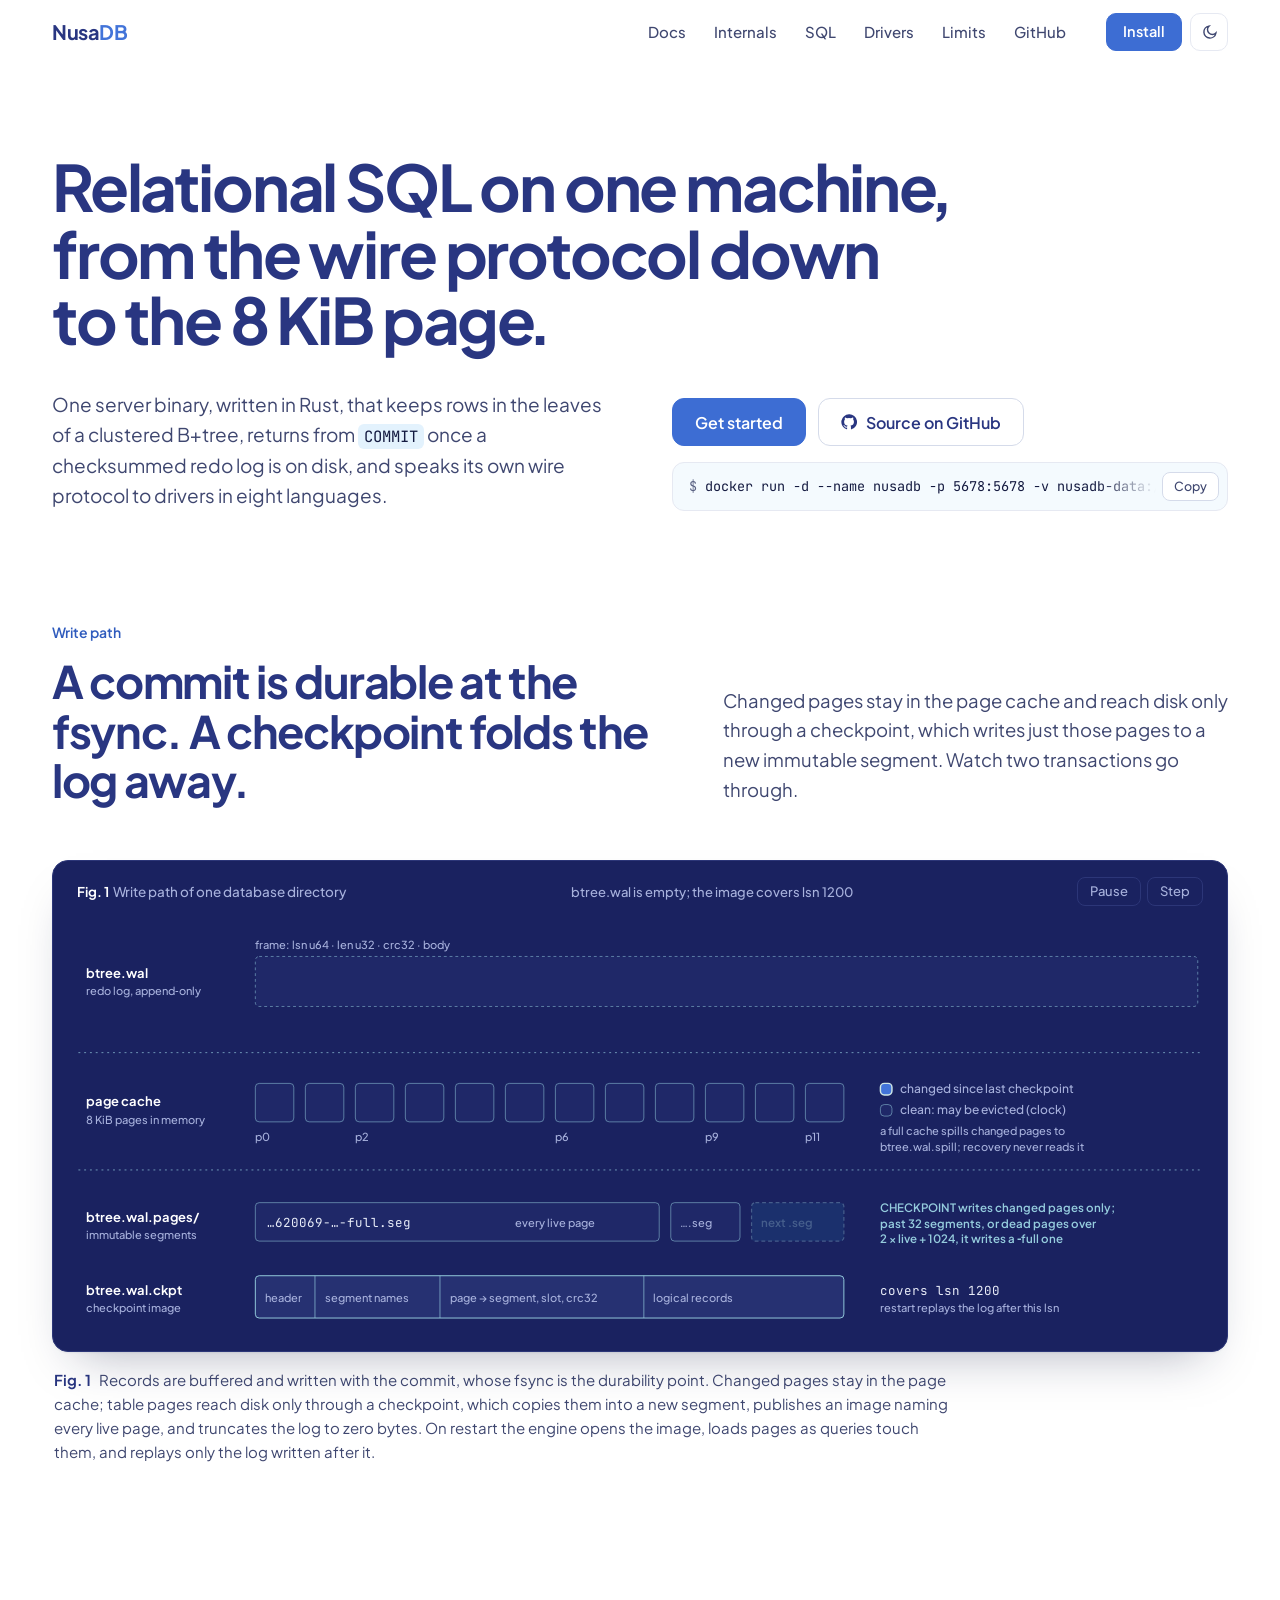
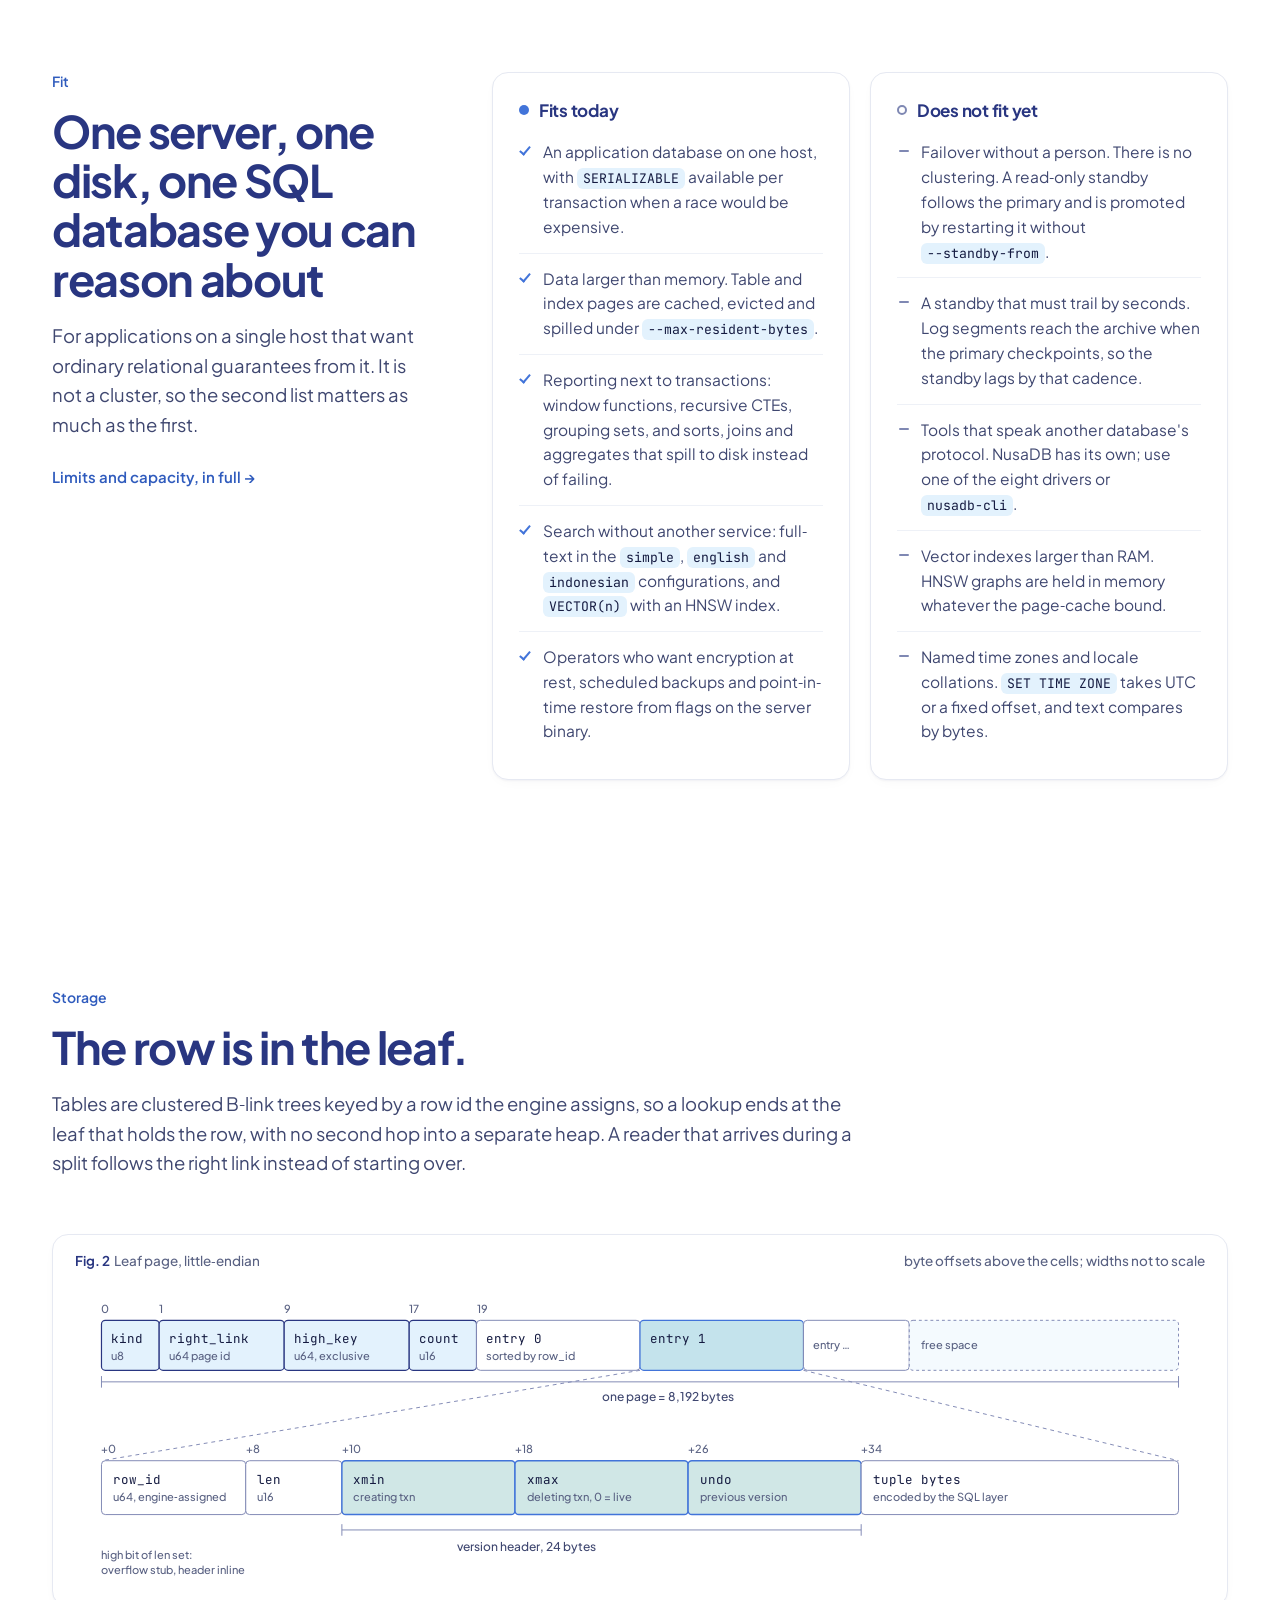
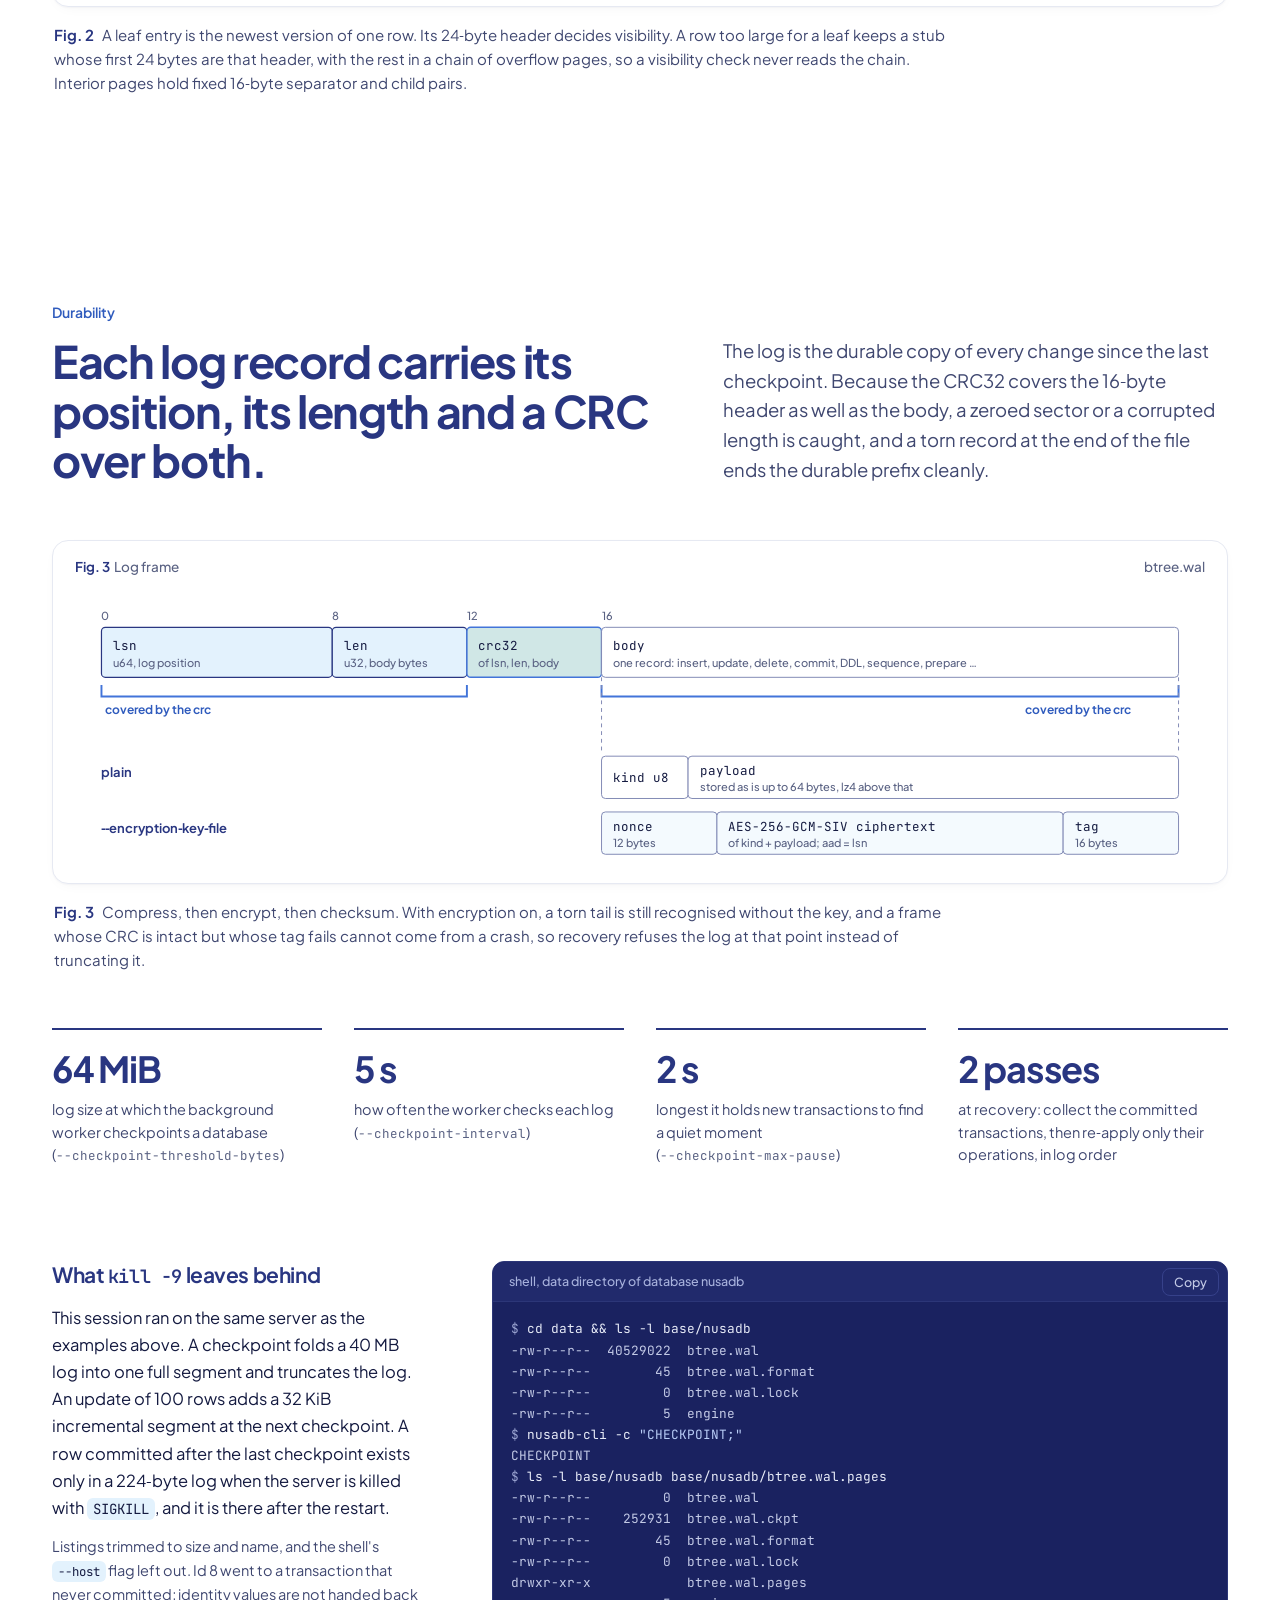
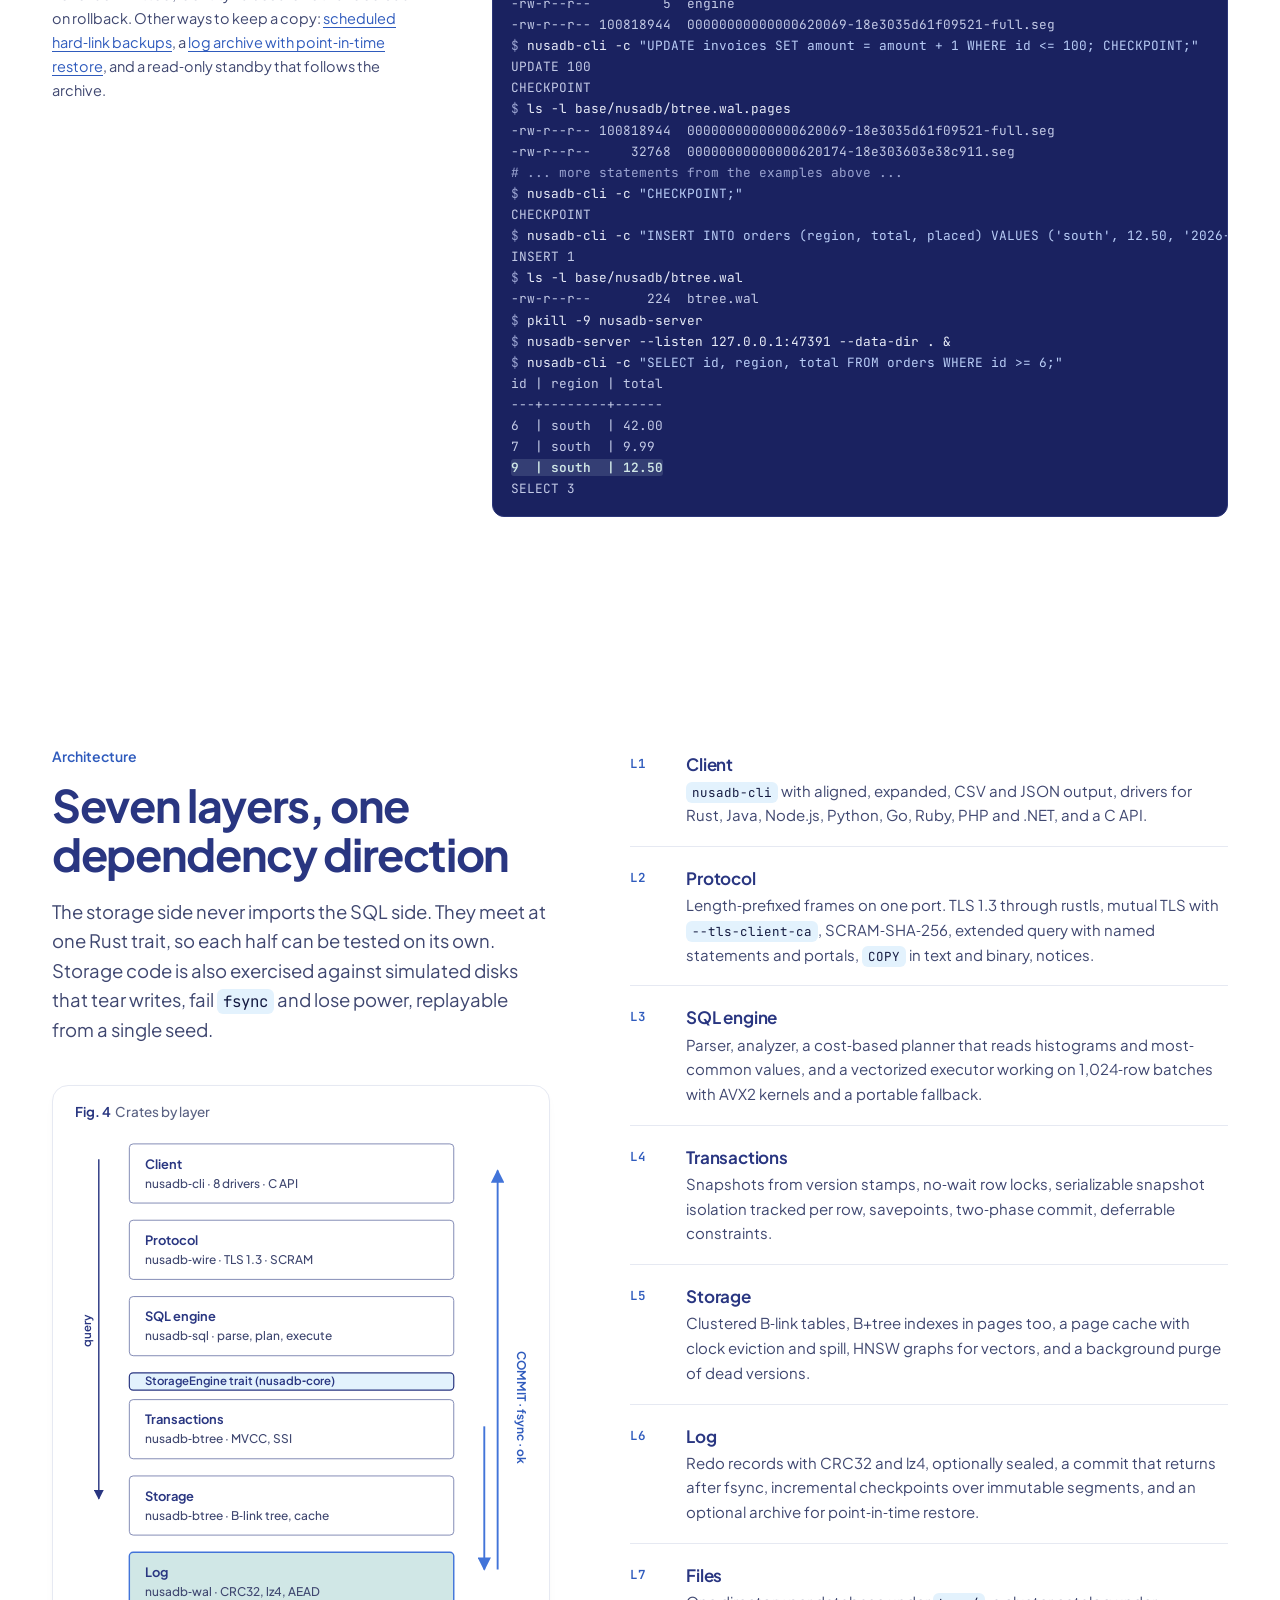
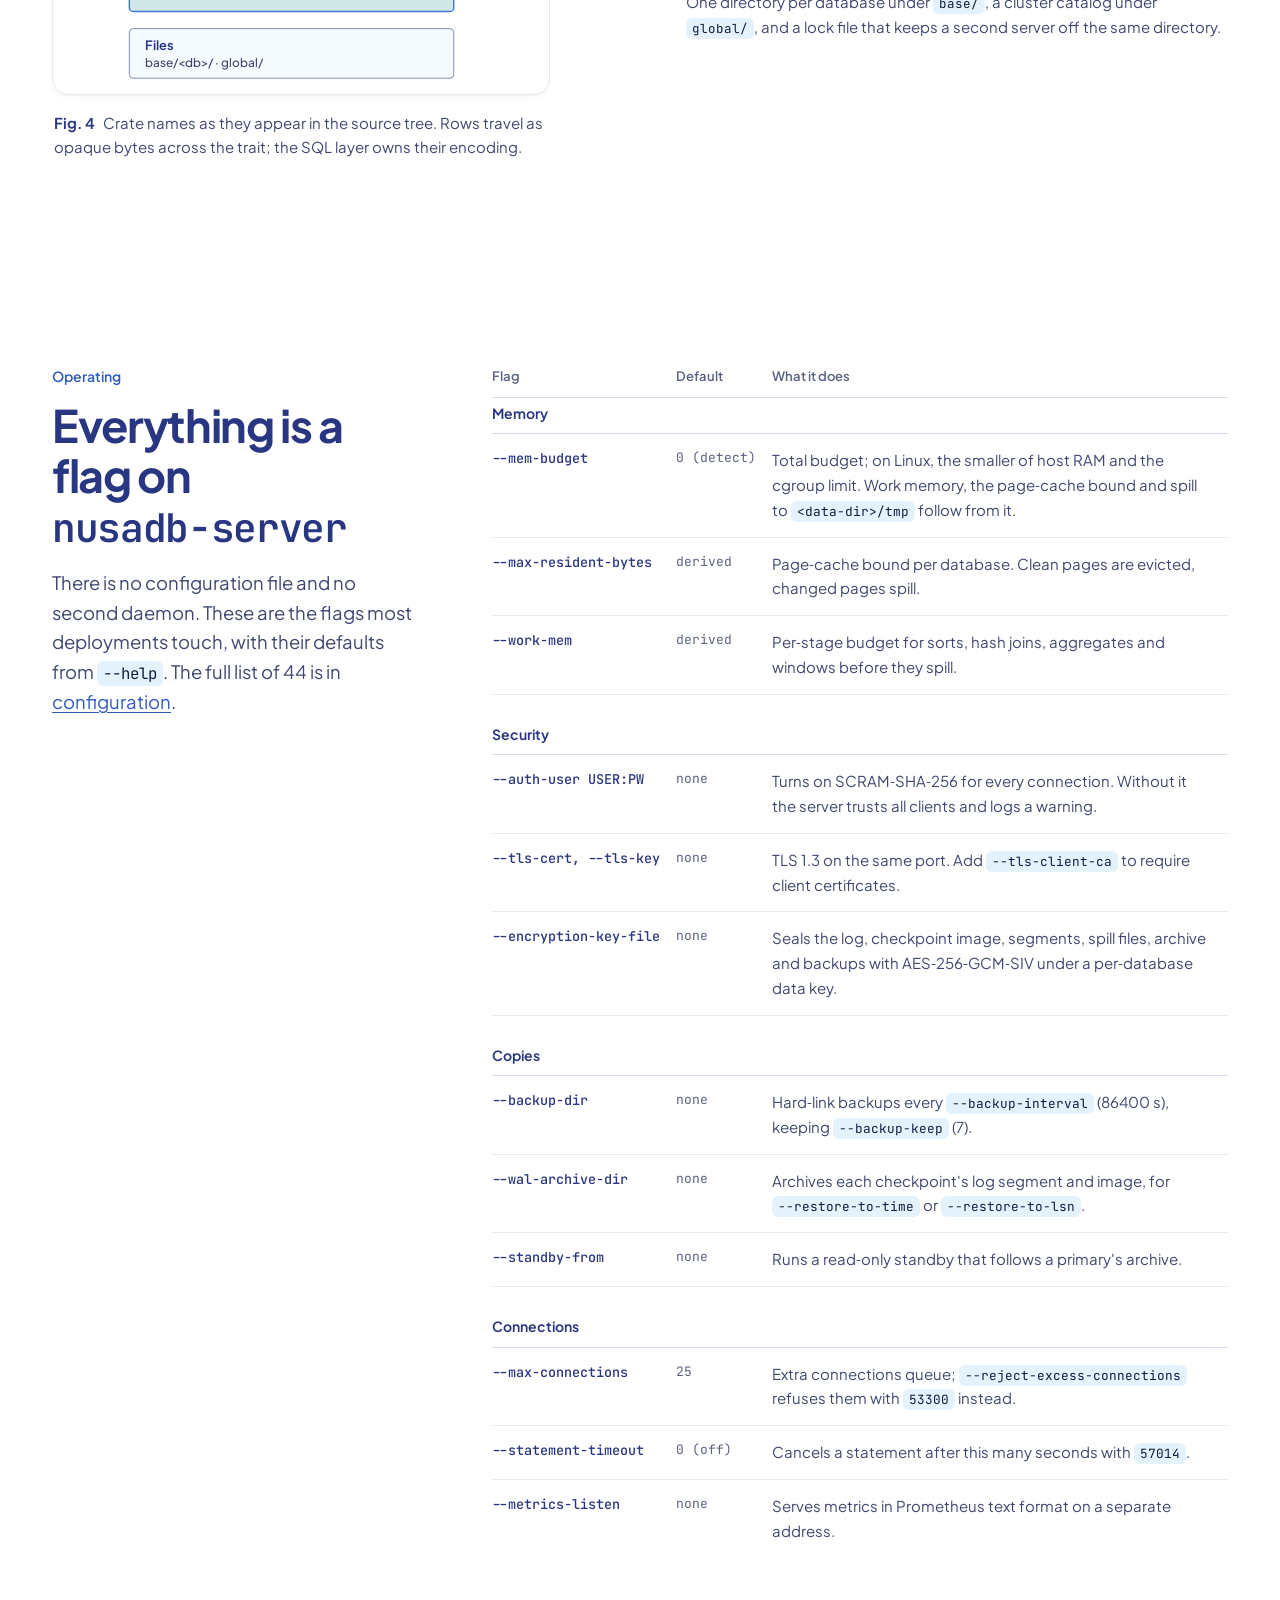
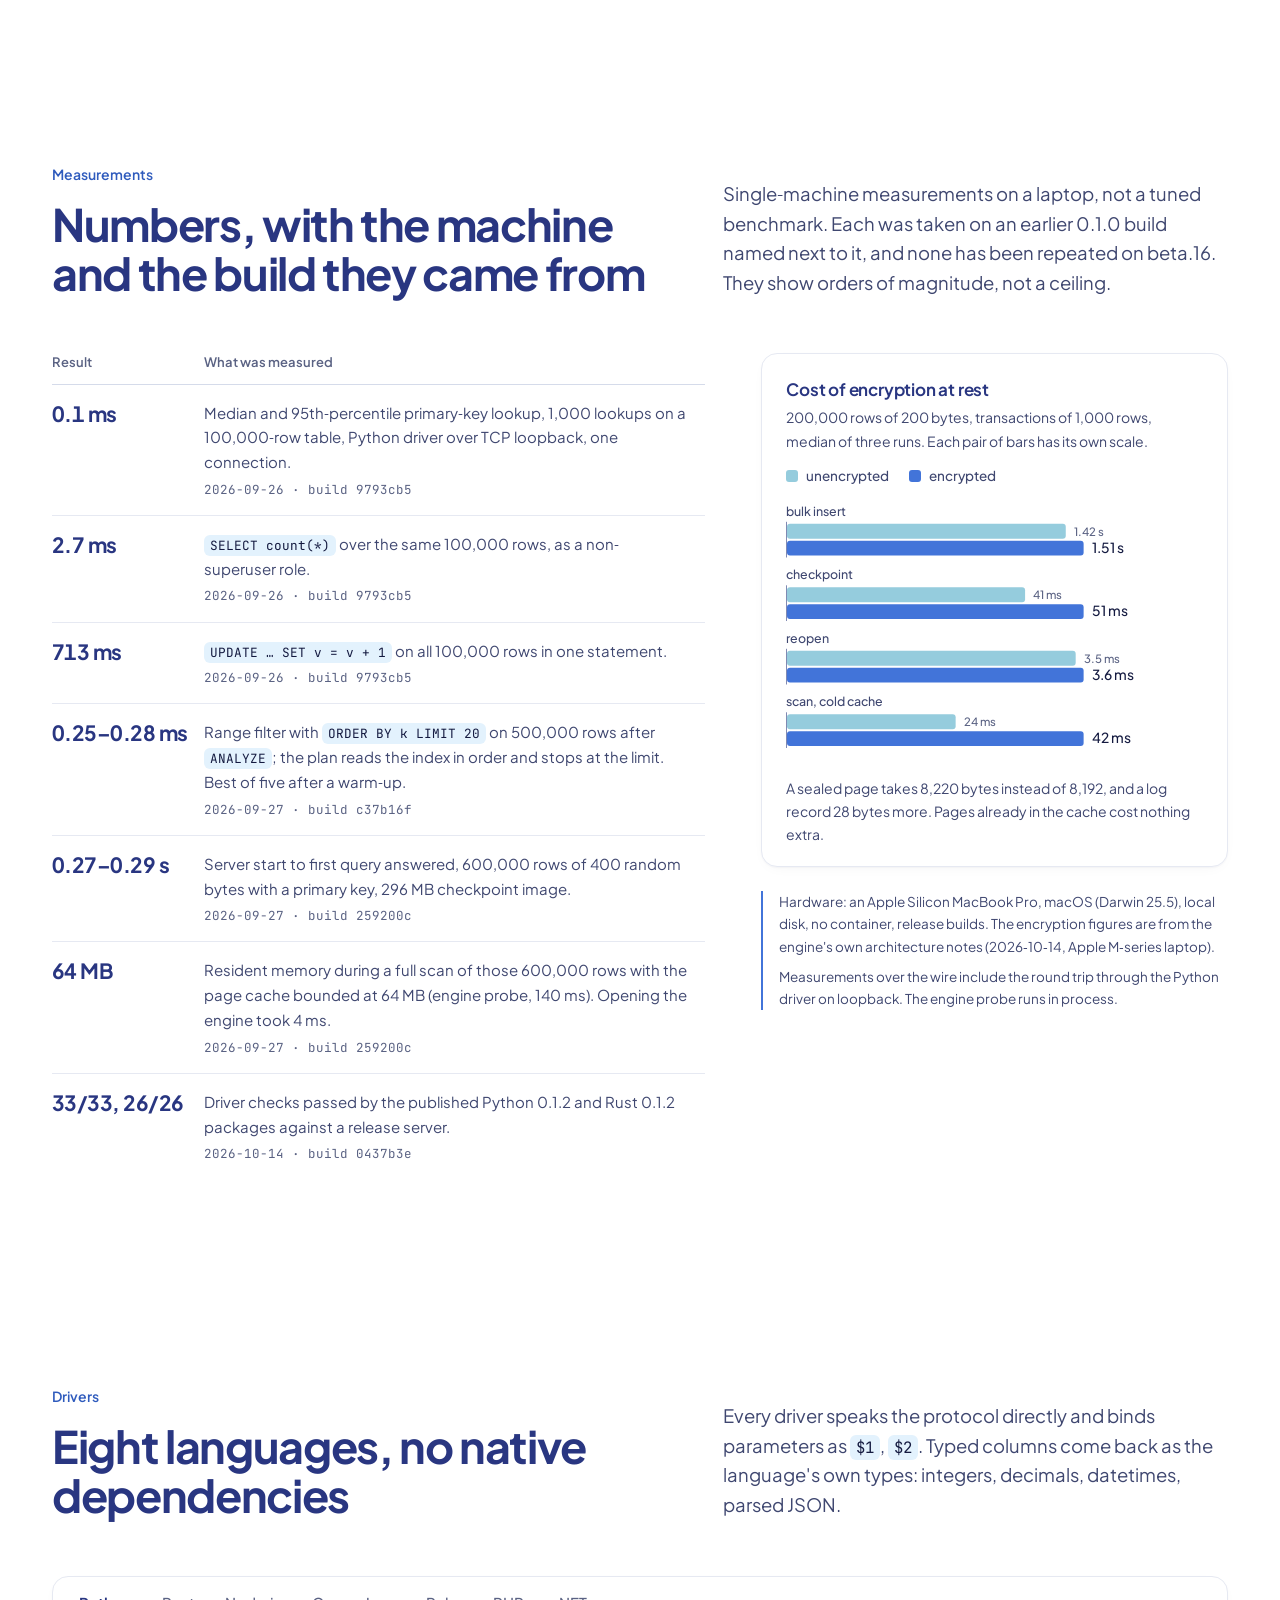
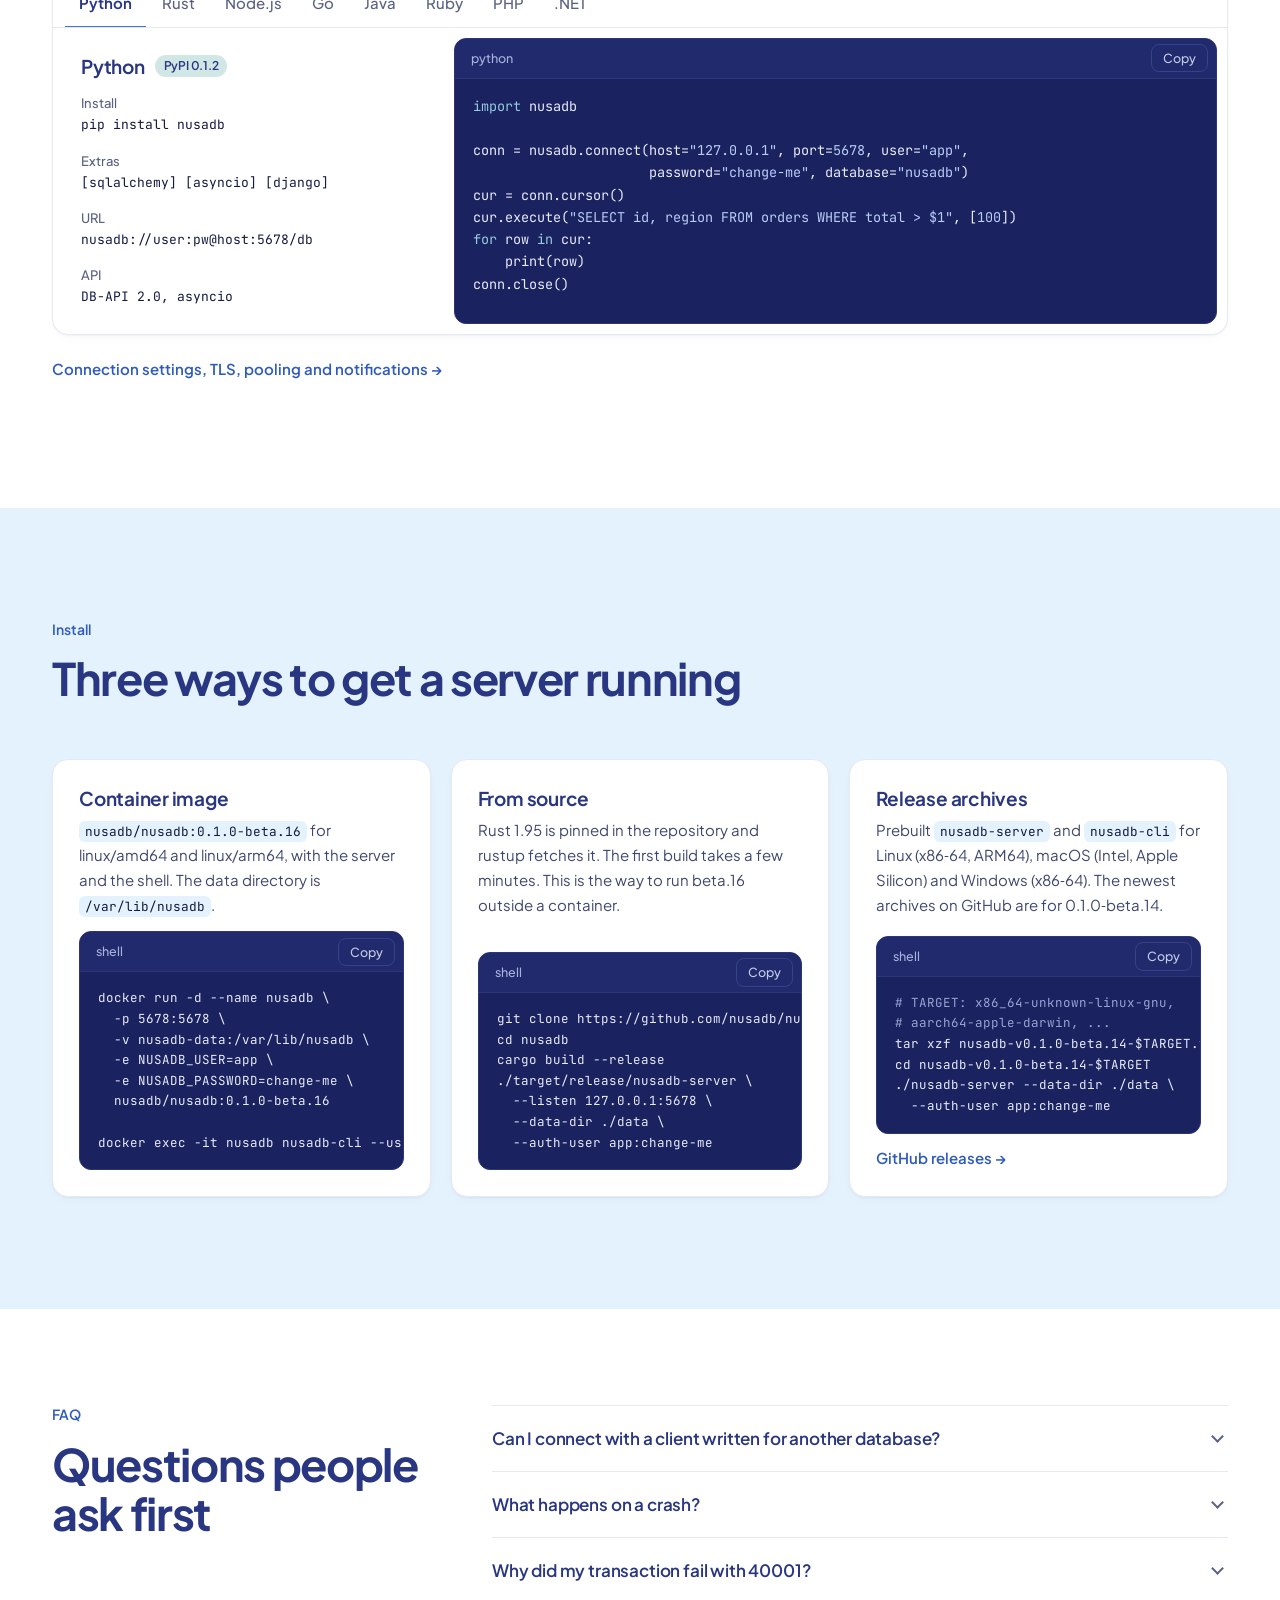
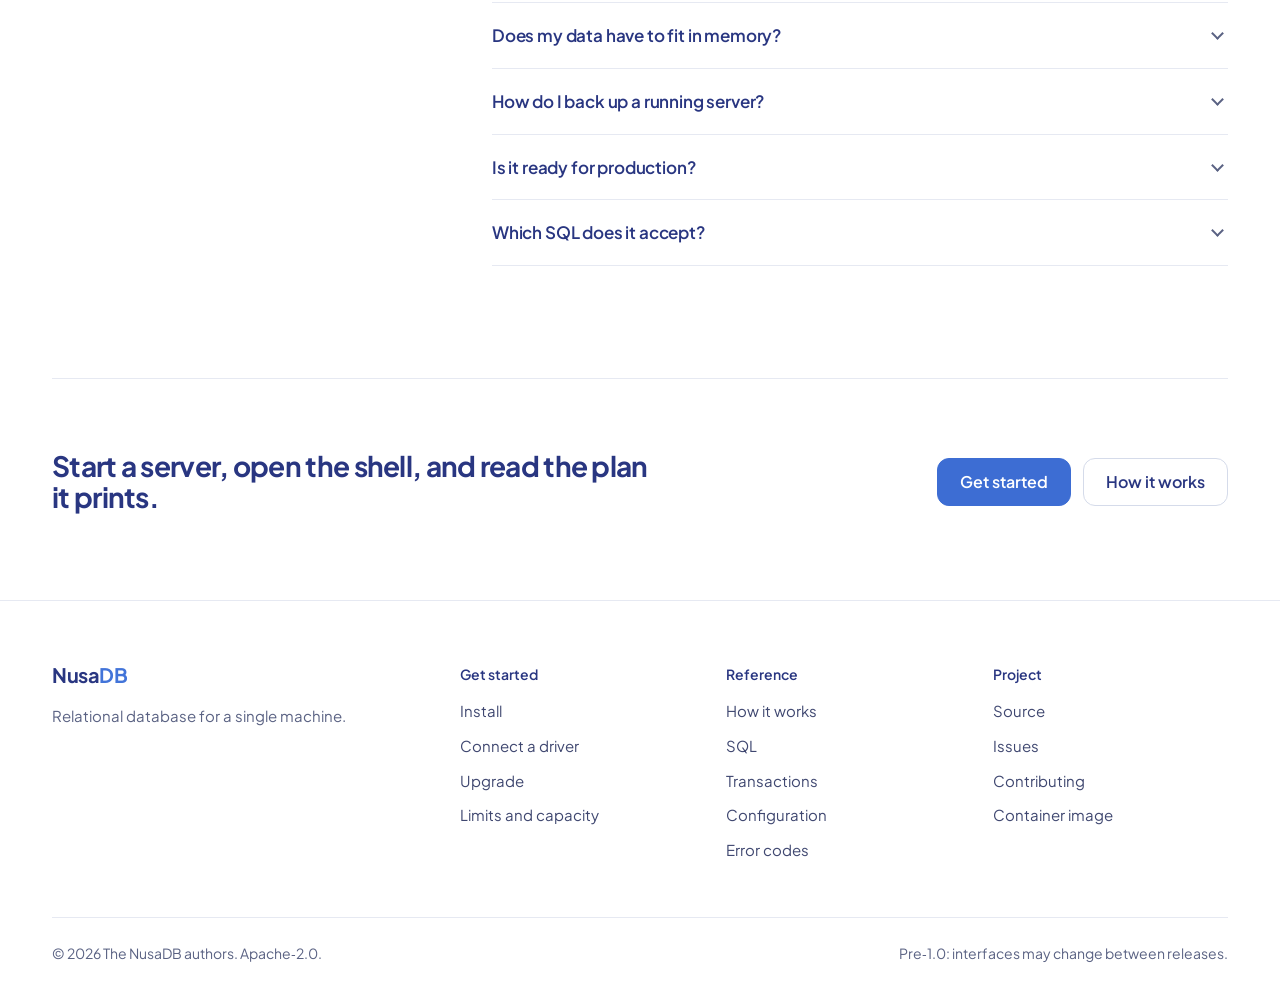
<file: index.html>
<!DOCTYPE html>
<html lang="en">
<head>
<meta charset="utf-8" />
<meta name="viewport" content="width=device-width, initial-scale=1" />
<title>NusaDB · relational database for a single machine</title>
<meta name="description" content="NusaDB is an open-source relational database written in Rust: a clustered B+tree on 8 KiB pages, a checksummed redo log, serializable snapshot isolation and its own wire protocol, in one server binary. Version 0.1.0-beta.16, Apache-2.0." />
<meta name="theme-color" content="#ffffff" media="(prefers-color-scheme: light)" />
<meta name="theme-color" content="#0f1433" media="(prefers-color-scheme: dark)" />
<link rel="icon" type="image/svg+xml" href="data:image/svg+xml,%3Csvg xmlns='http://www.w3.org/2000/svg' viewBox='0 0 32 32'%3E%3Cpath d='M5 7.5v17.4c0 2.5 4.9 4.5 11 4.5s11-2 11-4.5V7.5z' fill='%23293681'/%3E%3Cpath d='M5 13.3c0 2.5 4.9 4.5 11 4.5s11-2 11-4.5M5 19.1c0 2.5 4.9 4.5 11 4.5s11-2 11-4.5' fill='none' stroke='%2395CCDD' stroke-width='1.7'/%3E%3Cellipse cx='16' cy='7.5' rx='11' ry='4.5' fill='%234274D9'/%3E%3C/svg%3E" />
<meta property="og:type" content="website" />
<meta property="og:title" content="NusaDB" />
<meta property="og:description" content="A relational database for a single machine, written in Rust. Apache-2.0." />
<script>document.documentElement.classList.add("js");try{var t=localStorage.getItem("nusadb-theme");if(t==="light"||t==="dark")document.documentElement.setAttribute("data-theme",t)}catch(e){}</script>
<link rel="preconnect" href="https://fonts.googleapis.com" />
<link rel="preconnect" href="https://fonts.gstatic.com" crossorigin />
<link href="https://fonts.googleapis.com/css2?family=JetBrains+Mono:wght@400;500;600&amp;family=Plus+Jakarta+Sans:wght@400;500;600;700;800&amp;display=swap" rel="stylesheet" />
<link rel="stylesheet" href="css/style.css?v=20261029r5" />
</head>
<body>
<a class="skip" href="#main">Skip to content</a>

<header class="masthead">
  <div class="wrap masthead-in">
    <a class="brand" href="./">
      <span>Nusa<b>DB</b></span>
    </a>
    <nav class="mast-nav" id="mastNav" aria-label="Main">
      <ul>
        <li><a href="docs/">Docs</a></li>
        <li><a href="docs/internals.html">Internals</a></li>
        <li><a href="docs/sql.html">SQL</a></li>
        <li><a href="docs/clients.html">Drivers</a></li>
        <li><a href="docs/limits.html">Limits</a></li>
        <li><a href="https://github.com/nusadb/nusadb">GitHub</a></li>
      </ul>
    </nav>
    <div class="mast-tools">
      <a class="btn btn-primary mast-cta" href="#install">Install</a>
      <button class="icon-btn" id="themeBtn" type="button" aria-label="Switch theme"></button>
      <button class="icon-btn burger" id="burger" type="button" aria-label="Menu" aria-expanded="false" aria-controls="mastNav">
        <svg width="18" height="18" viewBox="0 0 24 24" fill="none" stroke="currentColor" stroke-width="2" stroke-linecap="round" aria-hidden="true"><path d="M3 6h18M3 12h18M3 18h18"/></svg>
      </button>
    </div>
  </div>
</header>

<main id="main">

<!-- ================================================================ hero -->
<section class="hero" aria-labelledby="hero-title">
  <div class="wrap hero-in">
    <h1 id="hero-title">Relational SQL on one machine<span class="tp">,</span> from the wire protocol down to the <em>8&nbsp;KiB page</em><span class="tp">.</span></h1>
    <div class="hero-row">
      <p class="lede">
        One server binary, written in Rust, that keeps rows in the leaves of a clustered B+tree,
        returns from <code>COMMIT</code> once a checksummed redo log is on disk, and speaks its own
        wire protocol to drivers in eight languages.
      </p>
      <div class="hero-act">
        <div class="actions">
          <a class="btn btn-primary" href="docs/getting-started.html">Get started</a>
          <a class="btn btn-line" href="https://github.com/nusadb/nusadb">
            <svg width="16" height="16" viewBox="0 0 24 24" fill="currentColor" aria-hidden="true"><path d="M12 .5a11.5 11.5 0 0 0-3.64 22.41c.58.1.79-.25.79-.56v-2c-3.2.7-3.88-1.37-3.88-1.37-.53-1.33-1.28-1.69-1.28-1.69-1.05-.71.08-.7.08-.7 1.16.08 1.77 1.19 1.77 1.19 1.03 1.77 2.7 1.26 3.36.96.1-.75.4-1.26.73-1.55-2.55-.29-5.24-1.28-5.24-5.68 0-1.26.45-2.28 1.19-3.09-.12-.29-.52-1.46.11-3.05 0 0 .97-.31 3.17 1.18a11 11 0 0 1 5.77 0c2.2-1.49 3.17-1.18 3.17-1.18.63 1.59.23 2.76.11 3.05.74.81 1.19 1.83 1.19 3.09 0 4.41-2.69 5.38-5.25 5.67.41.36.78 1.06.78 2.14v3.17c0 .31.21.67.8.56A11.5 11.5 0 0 0 12 .5Z"/></svg>
            Source on GitHub
          </a>
        </div>
        <div class="code cmd" aria-label="Run the container image">
<pre><span class="p">$ </span>docker run -d --name nusadb -p 5678:5678 -v nusadb-data:/var/lib/nusadb -e NUSADB_USER=app -e NUSADB_PASSWORD=change-me nusadb/nusadb:0.1.0-beta.16</pre>
          <div class="code-bar"><button class="copy" type="button"><em>Copy</em></button></div>
        </div>
      </div>
    </div>
    </div>
  </div>
</section>

<!-- ================================================================ write path -->
<section class="sec" id="write-path" aria-labelledby="wp-title">
  <div class="wrap sec-in">
    <div class="sec-head split">
      <div>
        <span class="eyebrow">Write path</span>
        <h2 id="wp-title">A commit is durable at the fsync. A checkpoint folds the log away.</h2>
      </div>
      <p class="lede">
        Changed pages stay in the page cache and reach disk only through a checkpoint, which
        writes just those pages to a new immutable segment. Watch two transactions go through.
      </p>
    </div>
    <!-- Fig. 1: the one animated drawing on the site. Without script or with
         reduced motion, it stays in its pre-checkpoint state. -->
    <figure class="fig logfig" id="logfig" aria-labelledby="fig1-cap">
      <div class="fig-frame on-navy">
        <div class="fig-head">
          <span><b>Fig. 1</b> &nbsp;Write path of one database directory</span>
          <span class="state" id="lfState" aria-live="polite">2 transactions committed, checkpoint pending</span>
          <span class="ctl"><button type="button" id="lfPlay">Pause</button><button type="button" id="lfStep">Step</button></span>
        </div>
        <div class="fig-scroll">
<svg viewBox="0 0 1200 440" role="img" aria-label="Diagram: insert, update and commit records are appended to btree.wal; a commit returns after fsync; changed 8 KiB pages are marked in the page cache; a checkpoint writes only those pages to a new immutable segment, publishes a checkpoint image covering the last log position, and truncates the log.">
  <defs>
    <marker id="ah" viewBox="0 0 10 10" refX="9" refY="5" markerWidth="7" markerHeight="7" orient="auto-start-reverse"><path d="M0 0L10 5L0 10z" class="d-arrow"/></marker>
    <marker id="ahs" viewBox="0 0 10 10" refX="9" refY="5" markerWidth="7" markerHeight="7" orient="auto-start-reverse"><path d="M0 0L10 5L0 10z" class="d-arrow-sig"/></marker>
    <marker id="ahb" viewBox="0 0 10 10" refX="9" refY="5" markerWidth="7" markerHeight="7" orient="auto-start-reverse"><path d="M0 0L10 5L0 10z" class="d-arrow-brand"/></marker>
  </defs>

  <!-- lane labels -->
  <text class="d-txt-b" x="24" y="62">btree.wal</text>
  <text class="d-txt-3" x="24" y="80">redo log, append-only</text>
  <text class="d-txt-b" x="24" y="196">page cache</text>
  <text class="d-txt-3" x="24" y="214">8 KiB pages in memory</text>
  <text class="d-txt-b" x="24" y="316">btree.wal.pages/</text>
  <text class="d-txt-3" x="24" y="334">immutable segments</text>
  <text class="d-txt-b" x="24" y="392">btree.wal.ckpt</text>
  <text class="d-txt-3" x="24" y="410">checkpoint image</text>
  <line class="d-line" x1="16" y1="140" x2="1184" y2="140" stroke-dasharray="2 4"/>
  <line class="d-line" x1="16" y1="262" x2="1184" y2="262" stroke-dasharray="2 4"/>

  <!-- the log tape -->
  <rect class="d-box-2" x="200" y="40" width="980" height="52" stroke-dasharray="3 3"/>
  <text class="d-txt-3" x="200" y="32">frame: lsn u64 · len u32 · crc32 · body</text>
  <g id="lfFrames">
    <g class="lf-frame" data-step="1" transform="translate(208 46)">
      <rect class="d-box" width="150" height="40"/><line class="d-tick" x1="40" y1="0" x2="40" y2="40"/><line class="d-tick" x1="66" y1="0" x2="66" y2="40"/><line class="d-tick" x1="92" y1="0" x2="92" y2="40"/>
      <text class="d-txt-3" x="6" y="25">lsn</text><text class="d-txt-3" x="45" y="25">len</text><text class="d-txt-3" x="70" y="25">crc</text><text class="d-txt" x="98" y="25">insert</text>
      <text class="d-txt-2" x="0" y="58">lsn 1201 · txn 7</text>
    </g>
    <g class="lf-frame" data-step="2" transform="translate(366 46)">
      <rect class="d-box" width="150" height="40"/><line class="d-tick" x1="40" y1="0" x2="40" y2="40"/><line class="d-tick" x1="66" y1="0" x2="66" y2="40"/><line class="d-tick" x1="92" y1="0" x2="92" y2="40"/>
      <text class="d-txt-3" x="6" y="25">lsn</text><text class="d-txt-3" x="45" y="25">len</text><text class="d-txt-3" x="70" y="25">crc</text><text class="d-txt" x="98" y="25">insert</text>
      <text class="d-txt-2" x="0" y="58">lsn 1202 · txn 7</text>
    </g>
    <g class="lf-frame" data-step="3" transform="translate(524 46)">
      <rect class="d-box-sig" width="150" height="40"/><line class="d-tick" x1="40" y1="0" x2="40" y2="40"/><line class="d-tick" x1="66" y1="0" x2="66" y2="40"/><line class="d-tick" x1="92" y1="0" x2="92" y2="40"/>
      <text class="d-txt-3" x="6" y="25">lsn</text><text class="d-txt-3" x="45" y="25">len</text><text class="d-txt-3" x="70" y="25">crc</text><text class="d-txt" x="96" y="25">commit</text>
      <text class="d-txt-2" x="0" y="58">lsn 1203 · txn 7</text>
    </g>
    <g class="lf-frame" data-step="4" transform="translate(682 46)">
      <rect class="d-box" width="150" height="40"/><line class="d-tick" x1="40" y1="0" x2="40" y2="40"/><line class="d-tick" x1="66" y1="0" x2="66" y2="40"/><line class="d-tick" x1="92" y1="0" x2="92" y2="40"/>
      <text class="d-txt-3" x="6" y="25">lsn</text><text class="d-txt-3" x="45" y="25">len</text><text class="d-txt-3" x="70" y="25">crc</text><text class="d-txt" x="96" y="25">update</text>
      <text class="d-txt-2" x="0" y="58">lsn 1204 · txn 8</text>
    </g>
    <g class="lf-frame" data-step="5" transform="translate(840 46)">
      <rect class="d-box-sig" width="150" height="40"/><line class="d-tick" x1="40" y1="0" x2="40" y2="40"/><line class="d-tick" x1="66" y1="0" x2="66" y2="40"/><line class="d-tick" x1="92" y1="0" x2="92" y2="40"/>
      <text class="d-txt-3" x="6" y="25">lsn</text><text class="d-txt-3" x="45" y="25">len</text><text class="d-txt-3" x="70" y="25">crc</text><text class="d-txt" x="96" y="25">commit</text>
      <text class="d-txt-2" x="0" y="58">lsn 1205 · txn 8</text>
    </g>
  </g>
  <!-- fsync markers: the durability point of each commit -->
  <g class="lf-flash on" id="lfSync1">
    <line class="d-line-sig" x1="676" y1="40" x2="676" y2="128"/>
    <text class="d-txt-sig" x="684" y="126">fsync: txn 7 durable</text>
  </g>
  <g class="lf-flash on" id="lfSync2">
    <line class="d-line-sig" x1="992" y1="40" x2="992" y2="128"/>
    <text class="d-txt-sig" x="1000" y="126">fsync: txn 8</text>
  </g>

  <!-- the page cache: twelve 8 KiB pages; data-dirty lists the step that dirties each -->
  <g id="lfPages">
    <rect class="lf-page d-clean" x="200" y="172" width="40" height="40"/>
    <rect class="lf-page d-clean" x="252" y="172" width="40" height="40"/>
    <rect class="lf-page d-dirty" x="304" y="172" width="40" height="40" data-dirty="1"/>
    <rect class="lf-page d-clean" x="356" y="172" width="40" height="40"/>
    <rect class="lf-page d-clean" x="408" y="172" width="40" height="40"/>
    <rect class="lf-page d-clean" x="460" y="172" width="40" height="40"/>
    <rect class="lf-page d-dirty" x="512" y="172" width="40" height="40" data-dirty="2"/>
    <rect class="lf-page d-clean" x="564" y="172" width="40" height="40"/>
    <rect class="lf-page d-clean" x="616" y="172" width="40" height="40"/>
    <rect class="lf-page d-dirty" x="668" y="172" width="40" height="40" data-dirty="4"/>
    <rect class="lf-page d-clean" x="720" y="172" width="40" height="40"/>
    <rect class="lf-page d-clean" x="772" y="172" width="40" height="40"/>
  </g>
  <text class="d-txt-3" x="200" y="232">p0</text><text class="d-txt-3" x="304" y="232">p2</text><text class="d-txt-3" x="512" y="232">p6</text><text class="d-txt-3" x="668" y="232">p9</text><text class="d-txt-3" x="772" y="232">p11</text>
  <rect class="d-dirty" x="850" y="172" width="12" height="12"/><text class="d-txt-2" x="870" y="182">changed since last checkpoint</text>
  <rect class="d-clean" x="850" y="194" width="12" height="12"/><text class="d-txt-2" x="870" y="204">clean: may be evicted (clock)</text>
  <text class="d-txt-3" x="850" y="226">a full cache spills changed pages to</text>
  <text class="d-txt-3" x="850" y="242">btree.wal.spill; recovery never reads it</text>

  <!-- segments -->
  <rect class="d-box-2" x="200" y="296" width="420" height="40"/>
  <text class="d-txt" x="212" y="321">…620069-…-full.seg</text>
  <text class="d-txt-3" x="470" y="321">every live page</text>
  <rect class="d-box-2" x="632" y="296" width="72" height="40"/>
  <text class="d-txt-3" x="642" y="321">….seg</text>
  <g class="lf-seg" id="lfSeg">
    <rect class="d-box-brand" id="lfSegBox" x="716" y="296" width="96" height="40" stroke-dasharray="4 3"/>
    <text class="d-txt-brand" id="lfSegTxt" x="726" y="321">next .seg</text>
  </g>
  <path class="d-line-brand d-dash" id="lfCkptArrow" d="M688 214 C 700 260, 740 260, 762 292" marker-end="url(#ahb)"/>
  <text class="d-txt-brand" x="850" y="306">CHECKPOINT writes changed pages only;</text>
  <text class="d-txt-brand" x="850" y="322">past 32 segments, or dead pages over</text>
  <text class="d-txt-brand" x="850" y="338">2 × live + 1024, it writes a -full one</text>

  <!-- the image -->
  <rect class="d-box" x="200" y="372" width="612" height="44"/>
  <line class="d-tick" x1="262" y1="372" x2="262" y2="416"/><line class="d-tick" x1="392" y1="372" x2="392" y2="416"/><line class="d-tick" x1="604" y1="372" x2="604" y2="416"/>
  <text class="d-txt-3" x="210" y="399">header</text>
  <text class="d-txt-3" x="272" y="399">segment names</text>
  <text class="d-txt-3" x="402" y="399">page → segment, slot, crc32</text>
  <text class="d-txt-3" x="614" y="399">logical records</text>
  <text class="d-txt" id="lfCovers" x="850" y="392">covers lsn 1200</text>
  <text class="d-txt-3" x="850" y="410">restart replays the log after this lsn</text>
</svg>
        </div>
      </div>
      <figcaption id="fig1-cap"><b>Fig. 1</b>Records are buffered and written with the commit, whose fsync is the durability point. Changed pages stay in the page cache; table pages reach disk only through a checkpoint, which copies them into a new segment, publishes an image naming every live page, and truncates the log to zero bytes. On restart the engine opens the image, loads pages as queries touch them, and replays only the log written after it.</figcaption>
    </figure>
  </div>
</section>

<!-- ================================================================ fit -->
<section class="sec" id="fit" aria-labelledby="fit-title">
  <div class="wrap sec-in side">
    <header>
      <span class="eyebrow">Fit</span>
      <h2 id="fit-title">One server, one disk, one SQL database you can reason about</h2>
      <p class="lede">
        For applications on a single host that want ordinary relational guarantees from it.
        It is not a cluster, so the second list matters as much as the first.
      </p>
      <p style="margin-top:24px"><a class="more" href="docs/limits.html">Limits and capacity, in full</a></p>
    </header>
    <div class="fit-cards">
      <div class="card">
        <p class="fit-h">Fits today</p>
        <ul class="fitlist yes">
            <li>An application database on one host, with <code>SERIALIZABLE</code> available per transaction when a race would be expensive.</li>
            <li>Data larger than memory. Table and index pages are cached, evicted and spilled under <code>--max-resident-bytes</code>.</li>
            <li>Reporting next to transactions: window functions, recursive CTEs, grouping sets, and sorts, joins and aggregates that spill to disk instead of failing.</li>
            <li>Search without another service: full-text in the <code>simple</code>, <code>english</code> and <code>indonesian</code> configurations, and <code>VECTOR(n)</code> with an HNSW index.</li>
            <li>Operators who want encryption at rest, scheduled backups and point-in-time restore from flags on the server binary.</li>
        </ul>
      </div>
      <div class="card">
        <p class="fit-h no">Does not fit yet</p>
        <ul class="fitlist no">
            <li>Failover without a person. There is no clustering. A read-only standby follows the primary and is promoted by restarting it without <code>--standby-from</code>.</li>
            <li>A standby that must trail by seconds. Log segments reach the archive when the primary checkpoints, so the standby lags by that cadence.</li>
            <li>Tools that speak another database's protocol. NusaDB has its own; use one of the eight drivers or <code>nusadb-cli</code>.</li>
            <li>Vector indexes larger than RAM. HNSW graphs are held in memory whatever the page-cache bound.</li>
            <li>Named time zones and locale collations. <code>SET TIME ZONE</code> takes UTC or a fixed offset, and text compares by bytes.</li>
        </ul>
      </div>
    </div>
  </div>
</section>

<!-- ================================================================ storage -->
<section class="sec" id="storage" aria-labelledby="storage-title">
  <div class="wrap sec-in">
    <div class="sec-head">
      <span class="eyebrow">Storage</span>
      <h2 id="storage-title">The row is in the leaf.</h2>
      <p class="lede">
        Tables are clustered B-link trees keyed by a row id the engine assigns, so a lookup ends at
        the leaf that holds the row, with no second hop into a separate heap. A reader that arrives
        during a split follows the right link instead of starting over.
      </p>
    </div>
      <figure class="fig" aria-labelledby="fig2-cap">
        <div class="fig-frame">
          <div class="fig-head"><span><b>Fig. 2</b> &nbsp;Leaf page, little-endian</span><span>byte offsets above the cells; widths not to scale</span></div>
          <div class="fig-scroll">
<svg viewBox="0 0 1200 330" role="img" aria-label="Diagram of an 8,192-byte leaf page: kind at byte 0, right link at 1, high key at 9, entry count at 17, entries from byte 19. Each entry holds a row id, a length, a 24-byte version header of xmin, xmax and undo pointer, then the tuple bytes.">
  <defs><marker id="ah2" viewBox="0 0 10 10" refX="9" refY="5" markerWidth="7" markerHeight="7" orient="auto-start-reverse"><path d="M0 0L10 5L0 10z" class="d-arrow"/></marker></defs>
  <!-- page -->
  <text class="d-txt-3" x="40" y="36">0</text><text class="d-txt-3" x="100" y="36">1</text><text class="d-txt-3" x="230" y="36">9</text><text class="d-txt-3" x="360" y="36">17</text><text class="d-txt-3" x="430" y="36">19</text>
  <rect class="d-box-brand" x="40" y="44" width="60" height="52"/><text class="d-txt" x="50" y="68">kind</text><text class="d-txt-3" x="50" y="85">u8</text>
  <rect class="d-box-brand" x="100" y="44" width="130" height="52"/><text class="d-txt" x="110" y="68">right_link</text><text class="d-txt-3" x="110" y="85">u64 page id</text>
  <rect class="d-box-brand" x="230" y="44" width="130" height="52"/><text class="d-txt" x="240" y="68">high_key</text><text class="d-txt-3" x="240" y="85">u64, exclusive</text>
  <rect class="d-box-brand" x="360" y="44" width="70" height="52"/><text class="d-txt" x="370" y="68">count</text><text class="d-txt-3" x="370" y="85">u16</text>
  <rect class="d-box" x="430" y="44" width="170" height="52"/><text class="d-txt" x="440" y="68">entry 0</text><text class="d-txt-3" x="440" y="85">sorted by row_id</text>
  <rect class="d-box-blue" x="600" y="44" width="170" height="52"/><text class="d-txt" x="610" y="68">entry 1</text>
  <rect class="d-box" x="770" y="44" width="110" height="52"/><text class="d-txt-3" x="780" y="74">entry …</text>
  <rect class="d-box-2" x="880" y="44" width="280" height="52" stroke-dasharray="3 3"/><text class="d-txt-3" x="892" y="74">free space</text>
  <line class="d-tick" x1="40" y1="108" x2="1160" y2="108"/><line class="d-tick" x1="40" y1="102" x2="40" y2="114"/><line class="d-tick" x1="1160" y1="102" x2="1160" y2="114"/>
  <text class="d-txt-2" x="560" y="128">one page = 8,192 bytes</text>
  <!-- expansion of entry 1 -->
  <path class="d-line d-dash" d="M600 96 L 40 190"/><path class="d-line d-dash" d="M770 96 L 1160 190"/>
  <text class="d-txt-3" x="40" y="182">+0</text><text class="d-txt-3" x="190" y="182">+8</text><text class="d-txt-3" x="290" y="182">+10</text><text class="d-txt-3" x="470" y="182">+18</text><text class="d-txt-3" x="650" y="182">+26</text><text class="d-txt-3" x="830" y="182">+34</text>
  <rect class="d-box" x="40" y="190" width="150" height="56"/><text class="d-txt" x="52" y="214">row_id</text><text class="d-txt-3" x="52" y="232">u64, engine-assigned</text>
  <rect class="d-box" x="190" y="190" width="100" height="56"/><text class="d-txt" x="202" y="214">len</text><text class="d-txt-3" x="202" y="232">u16</text>
  <rect class="d-box-sig" x="290" y="190" width="180" height="56"/><text class="d-txt" x="302" y="214">xmin</text><text class="d-txt-3" x="302" y="232">creating txn</text>
  <rect class="d-box-sig" x="470" y="190" width="180" height="56"/><text class="d-txt" x="482" y="214">xmax</text><text class="d-txt-3" x="482" y="232">deleting txn, 0 = live</text>
  <rect class="d-box-sig" x="650" y="190" width="180" height="56"/><text class="d-txt" x="662" y="214">undo</text><text class="d-txt-3" x="662" y="232">previous version</text>
  <rect class="d-box" x="830" y="190" width="330" height="56"/><text class="d-txt" x="842" y="214">tuple bytes</text><text class="d-txt-3" x="842" y="232">encoded by the SQL layer</text>
  <line class="d-tick" x1="290" y1="262" x2="830" y2="262"/><line class="d-tick" x1="290" y1="256" x2="290" y2="268"/><line class="d-tick" x1="830" y1="256" x2="830" y2="268"/>
  <text class="d-txt-2" x="410" y="284">version header, 24 bytes</text>
  <path class="d-line" d="M240 246 L 240 300 L 40 300" marker-end="url(#ah2)" opacity="0"/>
  <text class="d-txt-3" x="40" y="292">high bit of len set:</text>
  <text class="d-txt-3" x="40" y="308">overflow stub, header inline</text>
</svg>
          </div>
        </div>
        <figcaption id="fig2-cap"><b>Fig. 2</b>A leaf entry is the newest version of one row. Its 24-byte header decides visibility. A row too large for a leaf keeps a stub whose first 24 bytes are that header, with the rest in a chain of overflow pages, so a visibility check never reads the chain. Interior pages hold fixed 16-byte separator and child pairs.</figcaption>
      </figure>
  </div>
</section>

<!-- ================================================================ durability -->
<section class="sec" id="durability" aria-labelledby="dur-title">
  <div class="wrap sec-in">
    <div class="sec-head split">
      <div>
        <span class="eyebrow">Durability</span>
        <h2 id="dur-title">Each log record carries its position, its length and a CRC over both.</h2>
      </div>
      <p class="lede">
        The log is the durable copy of every change since the last checkpoint. Because the CRC32
        covers the 16-byte header as well as the body, a zeroed sector or a corrupted length is
        caught, and a torn record at the end of the file ends the durable prefix cleanly.
      </p>
    </div>
      <figure class="fig" aria-labelledby="fig3-cap">
        <div class="fig-frame">
          <div class="fig-head"><span><b>Fig. 3</b> &nbsp;Log frame</span><span>btree.wal</span></div>
          <div class="fig-scroll">
<svg viewBox="0 0 1200 300" role="img" aria-label="Diagram of a log frame: lsn u64 at byte 0, len u32 at 8, crc32 at 12, body from 16. The CRC covers lsn, len and body. The body is a kind byte followed by the payload, stored as is up to 64 bytes and lz4-compressed above that. With encryption the body is a 12-byte nonce, AES-256-GCM-SIV ciphertext and a 16-byte tag, and the CRC is taken over the sealed bytes.">
  <text class="d-txt-3" x="40" y="36">0</text><text class="d-txt-3" x="280" y="36">8</text><text class="d-txt-3" x="420" y="36">12</text><text class="d-txt-3" x="560" y="36">16</text>
  <rect class="d-box-brand" x="40" y="44" width="240" height="52"/><text class="d-txt" x="52" y="68">lsn</text><text class="d-txt-3" x="52" y="85">u64, log position</text>
  <rect class="d-box-brand" x="280" y="44" width="140" height="52"/><text class="d-txt" x="292" y="68">len</text><text class="d-txt-3" x="292" y="85">u32, body bytes</text>
  <rect class="d-box-sig" x="420" y="44" width="140" height="52"/><text class="d-txt" x="432" y="68">crc32</text><text class="d-txt-3" x="432" y="85">of lsn, len, body</text>
  <rect class="d-box" x="560" y="44" width="600" height="52"/><text class="d-txt" x="572" y="68">body</text><text class="d-txt-3" x="572" y="85">one record: insert, update, delete, commit, DDL, sequence, prepare …</text>
  <path class="d-line-sig" d="M420 104 L 420 116 L 40 116 L 40 104"/><path class="d-line-sig" d="M560 104 L 560 116 L 1160 116 L 1160 104"/>
  <text class="d-txt-sig" x="44" y="134">covered by the crc</text><text class="d-txt-sig" x="1000" y="134">covered by the crc</text>
  <!-- plain body -->
  <path class="d-line d-dash" d="M560 96 L 560 176"/><path class="d-line d-dash" d="M1160 96 L 1160 176"/>
  <text class="d-txt-b" x="40" y="200">plain</text>
  <rect class="d-box" x="560" y="178" width="90" height="44"/><text class="d-txt" x="572" y="205">kind u8</text>
  <rect class="d-box" x="650" y="178" width="510" height="44"/><text class="d-txt" x="662" y="198">payload</text><text class="d-txt-3" x="662" y="214">stored as is up to 64 bytes, lz4 above that</text>
  <!-- sealed body -->
  <text class="d-txt-b" x="40" y="258">--encryption-key-file</text>
  <rect class="d-box-2" x="560" y="236" width="120" height="44"/><text class="d-txt" x="572" y="256">nonce</text><text class="d-txt-3" x="572" y="272">12 bytes</text>
  <rect class="d-box-2" x="680" y="236" width="360" height="44"/><text class="d-txt" x="692" y="256">AES-256-GCM-SIV ciphertext</text><text class="d-txt-3" x="692" y="272">of kind + payload; aad = lsn</text>
  <rect class="d-box-2" x="1040" y="236" width="120" height="44"/><text class="d-txt" x="1052" y="256">tag</text><text class="d-txt-3" x="1052" y="272">16 bytes</text>
</svg>
          </div>
        </div>
        <figcaption id="fig3-cap"><b>Fig. 3</b>Compress, then encrypt, then checksum. With encryption on, a torn tail is still recognised without the key, and a frame whose CRC is intact but whose tag fails cannot come from a crash, so recovery refuses the log at that point instead of truncating it.</figcaption>
      </figure>
      <div class="facts">
        <div><b>64 MiB</b><span>log size at which the background worker checkpoints a database (<code>--checkpoint-threshold-bytes</code>)</span></div>
        <div><b>5 s</b><span>how often the worker checks each log (<code>--checkpoint-interval</code>)</span></div>
        <div><b>2 s</b><span>longest it holds new transactions to find a quiet moment (<code>--checkpoint-max-pause</code>)</span></div>
        <div><b>2 passes</b><span>at recovery: collect the committed transactions, then re-apply only their operations, in log order</span></div>
      </div>

    <div class="side side-code kill">
      <div>
        <h3 class="sub-h">What <code>kill -9</code> leaves behind</h3>
        This session ran on the same server as the examples above. A checkpoint folds a
        40&nbsp;MB log into one full segment and truncates the log. An update of 100 rows adds a
        32&nbsp;KiB incremental segment at the next checkpoint. A row committed after the last checkpoint
        exists only in a 224-byte log when the server is killed with <code>SIGKILL</code>, and it is
        there after the restart.
      </p>
    
              <p class="dim" style="font-size:14.5px">Listings trimmed to size and name, and the shell's <code>--host</code> flag left out. Id 8 went to a transaction that never committed; identity values are not handed back on rollback. Other ways to keep a copy: <a href="docs/configuration.html#backup">scheduled hard-link backups</a>, a <a href="docs/configuration.html#checkpoints-backup-and-restore">log archive with point-in-time restore</a>, and a read-only standby that follows the archive.</p>
      </div>
      <div>
      <div class="code">
        <div class="code-bar"><span>shell, data directory of database nusadb</span><button class="copy" type="button"><em>Copy</em></button></div>
<pre><span class="p">$ </span>cd data &amp;&amp; ls -l base/nusadb
<span class="o">-rw-r--r--  40529022  btree.wal</span>
<span class="o">-rw-r--r--        45  btree.wal.format</span>
<span class="o">-rw-r--r--         0  btree.wal.lock</span>
<span class="o">-rw-r--r--         5  engine</span>
<span class="p">$ </span>nusadb-cli -c <span class="s">"CHECKPOINT;"</span>
<span class="o">CHECKPOINT</span>
<span class="p">$ </span>ls -l base/nusadb base/nusadb/btree.wal.pages
<span class="o">-rw-r--r--         0  btree.wal</span>
<span class="o">-rw-r--r--    252931  btree.wal.ckpt</span>
<span class="o">-rw-r--r--        45  btree.wal.format</span>
<span class="o">-rw-r--r--         0  btree.wal.lock</span>
<span class="o">drwxr-xr-x            btree.wal.pages</span>
<span class="o">-rw-r--r--         5  engine</span>
<span class="o">-rw-r--r-- 100818944  00000000000000620069-18e3035d61f09521-full.seg</span>
<span class="p">$ </span>nusadb-cli -c <span class="s">"UPDATE invoices SET amount = amount + 1 WHERE id &lt;= 100; CHECKPOINT;"</span>
<span class="o">UPDATE 100</span>
<span class="o">CHECKPOINT</span>
<span class="p">$ </span>ls -l base/nusadb/btree.wal.pages
<span class="o">-rw-r--r-- 100818944  00000000000000620069-18e3035d61f09521-full.seg</span>
<span class="o">-rw-r--r--     32768  00000000000000620174-18e303603e38c911.seg</span>
<span class="c"># ... more statements from the examples above ...</span>
<span class="p">$ </span>nusadb-cli -c <span class="s">"CHECKPOINT;"</span>
<span class="o">CHECKPOINT</span>
<span class="p">$ </span>nusadb-cli -c <span class="s">"INSERT INTO orders (region, total, placed) VALUES ('south', 12.50, '2026-10-29');"</span>
<span class="o">INSERT 1</span>
<span class="p">$ </span>ls -l base/nusadb/btree.wal
<span class="o">-rw-r--r--       224  btree.wal</span>
<span class="p">$ </span>pkill -9 nusadb-server
<span class="p">$ </span>nusadb-server --listen 127.0.0.1:47391 --data-dir . &amp;
<span class="p">$ </span>nusadb-cli -c <span class="s">"SELECT id, region, total FROM orders WHERE id &gt;= 6;"</span>
<span class="o">id | region | total</span>
<span class="o">---+--------+------</span>
<span class="o">6  | south  | 42.00</span>
<span class="o">7  | south  | 9.99</span>
<span class="g">9  | south  | 12.50</span>
<span class="o">SELECT 3</span></pre>
      </div>
      </div>
    </div>
  </div>
</section>

<!-- ================================================================ layers -->
<section class="sec" id="layers" aria-labelledby="layers-title">
  <div class="wrap sec-in">
    <div class="stack">
      <div class="stack-lead">
        <span class="eyebrow">Architecture</span>
      <h2 id="layers-title">Seven layers, one dependency direction</h2>
      <p class="lede">
        The storage side never imports the SQL side. They meet at one Rust trait, so each half can
        be tested on its own. Storage code is also exercised against simulated disks that tear
        writes, fail <code>fsync</code> and lose power, replayable from a single seed.
      </p>
        <figure class="fig fig-narrow" aria-labelledby="fig4-cap">
          <div class="fig-frame">
            <div class="fig-head"><span><b>Fig. 4</b> &nbsp;Crates by layer</span></div>
<svg viewBox="0 0 520 600" role="img" aria-label="Seven stacked layers from client to files, each with its crate: nusadb-cli and drivers, nusadb-wire, nusadb-sql, transactions and storage in nusadb-btree, the log codec in nusadb-wal, and the data directory files. A query travels down to the storage engine; a commit travels on to the log and returns after fsync.">
  <defs>
    <marker id="ah5" viewBox="0 0 10 10" refX="9" refY="5" markerWidth="7" markerHeight="7" orient="auto-start-reverse"><path d="M0 0L10 5L0 10z" class="d-arrow-brand"/></marker>
    <marker id="ah5s" viewBox="0 0 10 10" refX="9" refY="5" markerWidth="7" markerHeight="7" orient="auto-start-reverse"><path d="M0 0L10 5L0 10z" class="d-arrow-sig"/></marker>
  </defs>
  <g>
    <rect class="d-box" x="80" y="24" width="340" height="62"/><text class="d-txt-b" x="96" y="50">Client</text><text class="d-txt-2" x="96" y="70">nusadb-cli · 8 drivers · C API</text>
    <rect class="d-box" x="80" y="104" width="340" height="62"/><text class="d-txt-b" x="96" y="130">Protocol</text><text class="d-txt-2" x="96" y="150">nusadb-wire · TLS 1.3 · SCRAM</text>
    <rect class="d-box" x="80" y="184" width="340" height="62"/><text class="d-txt-b" x="96" y="210">SQL engine</text><text class="d-txt-2" x="96" y="230">nusadb-sql · parse, plan, execute</text>
    <rect class="d-box-brand" x="80" y="264" width="340" height="18"/><text class="d-txt-brand" x="96" y="277">StorageEngine trait (nusadb-core)</text>
    <rect class="d-box" x="80" y="292" width="340" height="62"/><text class="d-txt-b" x="96" y="318">Transactions</text><text class="d-txt-2" x="96" y="338">nusadb-btree · MVCC, SSI</text>
    <rect class="d-box" x="80" y="372" width="340" height="62"/><text class="d-txt-b" x="96" y="398">Storage</text><text class="d-txt-2" x="96" y="418">nusadb-btree · B-link tree, cache</text>
    <rect class="d-box-sig" x="80" y="452" width="340" height="62"/><text class="d-txt-b" x="96" y="478">Log</text><text class="d-txt-2" x="96" y="498">nusadb-wal · CRC32, lz4, AEAD</text>
    <rect class="d-box-2" x="80" y="532" width="340" height="52"/><text class="d-txt-b" x="96" y="554">Files</text><text class="d-txt-2" x="96" y="572">base/&lt;db&gt;/ · global/</text>
  </g>
  <path class="d-line-brand" d="M48 40 L 48 396" marker-end="url(#ah5)"/>
  <text class="d-txt-brand" x="40" y="220" transform="rotate(-90 40 220)" text-anchor="middle">query</text>
  <path class="d-line-sig" d="M452 320 L 452 470" marker-end="url(#ah5s)"/>
  <path class="d-line-sig" d="M466 470 L 466 52" marker-end="url(#ah5s)"/>
  <text class="d-txt-sig" x="486" y="300" transform="rotate(90 486 300)" text-anchor="middle">COMMIT · fsync · ok</text>
</svg>
          </div>
          <figcaption id="fig4-cap"><b>Fig. 4</b>Crate names as they appear in the source tree. Rows travel as opaque bytes across the trait; the SQL layer owns their encoding.</figcaption>
        </figure>
      </div>
        <ol class="layers">
          <li><div><h3>Client</h3><p><code>nusadb-cli</code> with aligned, expanded, CSV and JSON output, drivers for Rust, Java, Node.js, Python, Go, Ruby, PHP and .NET, and a C API.</p></div></li>
          <li><div><h3>Protocol</h3><p>Length-prefixed frames on one port. TLS 1.3 through rustls, mutual TLS with <code>--tls-client-ca</code>, SCRAM-SHA-256, extended query with named statements and portals, <code>COPY</code> in text and binary, notices.</p></div></li>
          <li><div><h3>SQL engine</h3><p>Parser, analyzer, a cost-based planner that reads histograms and most-common values, and a vectorized executor working on 1,024-row batches with AVX2 kernels and a portable fallback.</p></div></li>
          <li><div><h3>Transactions</h3><p>Snapshots from version stamps, no-wait row locks, serializable snapshot isolation tracked per row, savepoints, two-phase commit, deferrable constraints.</p></div></li>
          <li><div><h3>Storage</h3><p>Clustered B-link tables, B+tree indexes in pages too, a page cache with clock eviction and spill, HNSW graphs for vectors, and a background purge of dead versions.</p></div></li>
          <li><div><h3>Log</h3><p>Redo records with CRC32 and lz4, optionally sealed, a commit that returns after fsync, incremental checkpoints over immutable segments, and an optional archive for point-in-time restore.</p></div></li>
          <li><div><h3>Files</h3><p>One directory per database under <code>base/</code>, a cluster catalog under <code>global/</code>, and a lock file that keeps a second server off the same directory.</p></div></li>
        </ol>
    </div>
  </div>
</section>

<!-- ================================================================ operating -->
<section class="sec" id="operating" aria-labelledby="ops-title">
  <div class="wrap sec-in side">
    <header>
      <span class="eyebrow">Operating</span>
      <h2 id="ops-title">Everything is a flag on <code>nusadb-server</code></h2>
      <p class="lede">
        There is no configuration file and no second daemon. These are the flags most deployments
        touch, with their defaults from <code>--help</code>. The full list of 44 is in
        <a href="docs/configuration.html#server-flags">configuration</a>.
      </p>
    </header>
    <div class="table-plain">
      <table class="flagtable">
        <thead><tr><th>Flag</th><th>Default</th><th>What it does</th></tr></thead>
        <tbody>
          <tr class="grp"><td colspan="3">Memory</td></tr>
          <tr><td>--mem-budget</td><td class="def">0 (detect)</td><td>Total budget; on Linux, the smaller of host RAM and the cgroup limit. Work memory, the page-cache bound and spill to <code>&lt;data-dir&gt;/tmp</code> follow from it.</td></tr>
          <tr><td>--max-resident-bytes</td><td class="def">derived</td><td>Page-cache bound per database. Clean pages are evicted, changed pages spill.</td></tr>
          <tr><td>--work-mem</td><td class="def">derived</td><td>Per-stage budget for sorts, hash joins, aggregates and windows before they spill.</td></tr>
          <tr class="grp"><td colspan="3">Security</td></tr>
          <tr><td>--auth-user USER:PW</td><td class="def">none</td><td>Turns on SCRAM-SHA-256 for every connection. Without it the server trusts all clients and logs a warning.</td></tr>
          <tr><td>--tls-cert, --tls-key</td><td class="def">none</td><td>TLS 1.3 on the same port. Add <code>--tls-client-ca</code> to require client certificates.</td></tr>
          <tr><td>--encryption-key-file</td><td class="def">none</td><td>Seals the log, checkpoint image, segments, spill files, archive and backups with AES-256-GCM-SIV under a per-database data key.</td></tr>
          <tr class="grp"><td colspan="3">Copies</td></tr>
          <tr><td>--backup-dir</td><td class="def">none</td><td>Hard-link backups every <code>--backup-interval</code> (86400 s), keeping <code>--backup-keep</code> (7).</td></tr>
          <tr><td>--wal-archive-dir</td><td class="def">none</td><td>Archives each checkpoint's log segment and image, for <code>--restore-to-time</code> or <code>--restore-to-lsn</code>.</td></tr>
          <tr><td>--standby-from</td><td class="def">none</td><td>Runs a read-only standby that follows a primary's archive.</td></tr>
          <tr class="grp"><td colspan="3">Connections</td></tr>
          <tr><td>--max-connections</td><td class="def">25</td><td>Extra connections queue; <code>--reject-excess-connections</code> refuses them with <code>53300</code> instead.</td></tr>
          <tr><td>--statement-timeout</td><td class="def">0 (off)</td><td>Cancels a statement after this many seconds with <code>57014</code>.</td></tr>
          <tr><td>--metrics-listen</td><td class="def">none</td><td>Serves metrics in Prometheus text format on a separate address.</td></tr>
        </tbody>
      </table>
    </div>
  </div>
</section>

<!-- ================================================================ numbers -->
<section class="sec" id="numbers" aria-labelledby="num-title">
  <div class="wrap sec-in">
    <div class="sec-head split">
      <div>
        <span class="eyebrow">Measurements</span>
        <h2 id="num-title">Numbers, with the machine and the build they came from</h2>
      </div>
      <p class="lede">
        Single-machine measurements on a laptop, not a tuned benchmark. Each was taken on an
        earlier 0.1.0 build named next to it, and none has been repeated on beta.16. They show
        orders of magnitude, not a ceiling.
      </p>
    </div>
    <div class="numbers">
        <table class="mtable">
          <thead><tr><th>Result</th><th>What was measured</th></tr></thead>
          <tbody>
            <tr><td class="v">0.1 ms</td><td>Median and 95th-percentile primary-key lookup, 1,000 lookups on a 100,000-row table, Python driver over TCP loopback, one connection.<small>2026-09-26 · build 9793cb5</small></td></tr>
            <tr><td class="v">2.7 ms</td><td><code>SELECT count(*)</code> over the same 100,000 rows, as a non-superuser role.<small>2026-09-26 · build 9793cb5</small></td></tr>
            <tr><td class="v">713 ms</td><td><code>UPDATE … SET v = v + 1</code> on all 100,000 rows in one statement.<small>2026-09-26 · build 9793cb5</small></td></tr>
            <tr><td class="v">0.25–0.28 ms</td><td>Range filter with <code>ORDER BY k LIMIT 20</code> on 500,000 rows after <code>ANALYZE</code>; the plan reads the index in order and stops at the limit. Best of five after a warm-up.<small>2026-09-27 · build c37b16f</small></td></tr>
            <tr><td class="v">0.27–0.29 s</td><td>Server start to first query answered, 600,000 rows of 400 random bytes with a primary key, 296 MB checkpoint image.<small>2026-09-27 · build 259200c</small></td></tr>
            <tr><td class="v">64 MB</td><td>Resident memory during a full scan of those 600,000 rows with the page cache bounded at 64 MB (engine probe, 140 ms). Opening the engine took 4 ms.<small>2026-09-27 · build 259200c</small></td></tr>
            <tr><td class="v">33/33, 26/26</td><td>Driver checks passed by the published Python 0.1.2 and Rust 0.1.2 packages against a release server.<small>2026-10-14 · build 0437b3e</small></td></tr>
          </tbody>
        </table>
      <div>
          <div class="chart" id="encChart">
            <h3>Cost of encryption at rest</h3>
            <p class="sub">200,000 rows of 200 bytes, transactions of 1,000 rows, median of three runs. Each pair of bars has its own scale.</p>
            <ul class="legend"><li><i class="sw-base"></i>unencrypted</li><li><i class="sw-a"></i>encrypted</li></ul>
<svg viewBox="0 0 420 262" role="img" aria-label="Bar chart. Bulk insert 1.42 s unencrypted, 1.51 s encrypted. Checkpoint 41 ms and 51 ms. Reopen 3.5 ms and 3.6 ms. Scan from a cold cache 24 ms and 42 ms.">
  <path class="d-tick" d="M0.5 24v36M0.5 88v36M0.5 152v36M0.5 216v36"/>
  <text class="d-txt-2" x="0" y="18">bulk insert</text>
  <rect class="bar bar-base" tabindex="0" data-tip="bulk insert, unencrypted: 1.42 s" x="1" y="26" width="281" height="15" rx="3"/><text class="d-txt-3 val" x="290" y="38">1.42 s</text>
  <rect class="bar bar-a" tabindex="0" data-tip="bulk insert, encrypted: 1.51 s" x="1" y="43" width="299" height="15" rx="3"/><text class="d-txt-s val" x="308" y="55">1.51 s</text>

  <text class="d-txt-2" x="0" y="82">checkpoint</text>
  <rect class="bar bar-base" tabindex="0" data-tip="checkpoint, unencrypted: 41 ms" x="1" y="90" width="240" height="15" rx="3"/><text class="d-txt-3 val" x="249" y="102">41 ms</text>
  <rect class="bar bar-a" tabindex="0" data-tip="checkpoint, encrypted: 51 ms" x="1" y="107" width="299" height="15" rx="3"/><text class="d-txt-s val" x="308" y="119">51 ms</text>

  <text class="d-txt-2" x="0" y="146">reopen</text>
  <rect class="bar bar-base" tabindex="0" data-tip="reopen, unencrypted: 3.5 ms" x="1" y="154" width="291" height="15" rx="3"/><text class="d-txt-3 val" x="300" y="166">3.5 ms</text>
  <rect class="bar bar-a" tabindex="0" data-tip="reopen, encrypted: 3.6 ms" x="1" y="171" width="299" height="15" rx="3"/><text class="d-txt-s val" x="308" y="183">3.6 ms</text>

  <text class="d-txt-2" x="0" y="210">scan, cold cache</text>
  <rect class="bar bar-base" tabindex="0" data-tip="cold scan, unencrypted: 24 ms" x="1" y="218" width="170" height="15" rx="3"/><text class="d-txt-3 val" x="179" y="230">24 ms</text>
  <rect class="bar bar-a" tabindex="0" data-tip="cold scan, encrypted: 42 ms" x="1" y="235" width="299" height="15" rx="3"/><text class="d-txt-s val" x="308" y="247">42 ms</text>
</svg>
            <div class="sr"><table>
              <caption>Cost of encryption at rest, median of three runs</caption>
              <thead><tr><th>Operation</th><th>Unencrypted</th><th>Encrypted</th></tr></thead>
              <tbody>
                <tr><td>Bulk insert</td><td>1.42 s</td><td>1.51 s</td></tr>
                <tr><td>Checkpoint</td><td>41 ms</td><td>51 ms</td></tr>
                <tr><td>Reopen</td><td>3.5 ms</td><td>3.6 ms</td></tr>
                <tr><td>Scan, cold cache</td><td>24 ms</td><td>42 ms</td></tr>
              </tbody>
            </table></div>
            <p class="sub" style="margin:12px 0 0">A sealed page takes 8,220 bytes instead of 8,192, and a log record 28 bytes more. Pages already in the cache cost nothing extra.</p>
          </div>
          <div class="conditions">
            <p>Hardware: an Apple Silicon MacBook Pro, macOS (Darwin 25.5), local disk, no container, release builds. The encryption figures are from the engine's own architecture notes (2026-10-14, Apple M-series laptop).</p>
            <p>Measurements over the wire include the round trip through the Python driver on loopback. The engine probe runs in process.</p>
          </div>
      </div>
    </div>
  </div>
</section>

<!-- ================================================================ drivers -->
<section class="sec" id="drivers" aria-labelledby="drv-title">
  <div class="wrap sec-in">
    <div class="sec-head split">
      <div>
        <span class="eyebrow">Drivers</span>
        <h2 id="drv-title">Eight languages, no native dependencies</h2>
      </div>
      <p class="lede">
        Every driver speaks the protocol directly and binds parameters as <code>$1</code>,
        <code>$2</code>. Typed columns come back as the language's own types: integers, decimals,
        datetimes, parsed JSON.
      </p>
    </div>
      <div class="drivers" data-tabs>
        <div class="dtabs" role="tablist" aria-label="Driver language">
          <button type="button" role="tab" id="dt-py" aria-controls="dp-py" aria-selected="true">Python</button>
          <button type="button" role="tab" id="dt-rs" aria-controls="dp-rs" aria-selected="false">Rust</button>
          <button type="button" role="tab" id="dt-js" aria-controls="dp-js" aria-selected="false">Node.js</button>
          <button type="button" role="tab" id="dt-go" aria-controls="dp-go" aria-selected="false">Go</button>
          <button type="button" role="tab" id="dt-java" aria-controls="dp-java" aria-selected="false">Java</button>
          <button type="button" role="tab" id="dt-rb" aria-controls="dp-rb" aria-selected="false">Ruby</button>
          <button type="button" role="tab" id="dt-php" aria-controls="dp-php" aria-selected="false">PHP</button>
          <button type="button" role="tab" id="dt-net" aria-controls="dp-net" aria-selected="false">.NET</button>
        </div>

        <div class="dpanel" role="tabpanel" id="dp-py" aria-labelledby="dt-py">
          <div class="dmeta"><h3>Python <span class="status pub">PyPI 0.1.2</span></h3>
            <dl><dt>Install</dt><dd>pip install nusadb</dd><dt>Extras</dt><dd>[sqlalchemy] [asyncio] [django]</dd><dt>URL</dt><dd>nusadb://user:pw@host:5678/db</dd><dt>API</dt><dd>DB-API 2.0, asyncio</dd></dl>
          </div>
          <div class="dcode"><div class="code"><div class="code-bar"><span>python</span><button class="copy" type="button"><em>Copy</em></button></div>
<pre><span class="k">import</span> nusadb

conn = nusadb.connect(host=<span class="s">"127.0.0.1"</span>, port=<span class="s">5678</span>, user=<span class="s">"app"</span>,
                      password=<span class="s">"change-me"</span>, database=<span class="s">"nusadb"</span>)
cur = conn.cursor()
cur.execute(<span class="s">"SELECT id, region FROM orders WHERE total &gt; $1"</span>, [<span class="s">100</span>])
<span class="k">for</span> row <span class="k">in</span> cur:
    print(row)
conn.close()</pre></div></div>
        </div>

        <div class="dpanel" role="tabpanel" id="dp-rs" aria-labelledby="dt-rs" hidden>
          <div class="dmeta"><h3>Rust <span class="status pub">crates.io 0.1.2</span></h3>
            <dl><dt>Install</dt><dd>cargo add nusadb</dd><dt>Features</dt><dd>tls, async, chrono, uuid, json, decimal</dd><dt>URL</dt><dd>nusadb://user:pw@host:5678/db (nusadbs:// for TLS)</dd></dl>
          </div>
          <div class="dcode"><div class="code"><div class="code-bar"><span>rust</span><button class="copy" type="button"><em>Copy</em></button></div>
<pre><span class="k">use</span> nusadb::Connection;

<span class="k">let mut</span> conn = Connection::connect(<span class="s">"nusadb://app:change-me@127.0.0.1:5678/nusadb"</span>)?;
<span class="k">let</span> rows = conn.query_params(
    <span class="s">"SELECT id, region FROM orders WHERE region = $1"</span>, &amp;[&amp;<span class="s">"east"</span>])?;</pre></div></div>
        </div>

        <div class="dpanel" role="tabpanel" id="dp-js" aria-labelledby="dt-js" hidden>
          <div class="dmeta"><h3>Node.js <span class="status pub">npm 0.1.0</span></h3>
            <dl><dt>Install</dt><dd>npm install nusadb</dd><dt>Requires</dt><dd>Node 16+</dd><dt>API</dt><dd>Promise-based, TypeScript typings</dd></dl>
          </div>
          <div class="dcode"><div class="code"><div class="code-bar"><span>javascript</span><button class="copy" type="button"><em>Copy</em></button></div>
<pre><span class="k">const</span> { connect } = require(<span class="s">'nusadb'</span>);

<span class="k">const</span> conn = <span class="k">await</span> connect({ host: <span class="s">'127.0.0.1'</span>, port: <span class="s">5678</span>, user: <span class="s">'app'</span>,
                             password: <span class="s">'change-me'</span>, database: <span class="s">'nusadb'</span> });
<span class="k">const</span> res = <span class="k">await</span> conn.query(<span class="s">'SELECT id, region FROM orders WHERE region = $1'</span>, [<span class="s">'east'</span>]);
console.log(res.rows);
<span class="k">await</span> conn.close();</pre></div></div>
        </div>

        <div class="dpanel" role="tabpanel" id="dp-go" aria-labelledby="dt-go" hidden>
          <div class="dmeta"><h3>Go <span class="status pub">v0.1.0</span></h3>
            <dl><dt>Install</dt><dd>go get github.com/nusadb/go</dd><dt>Requires</dt><dd>Go 1.24+</dd><dt>API</dt><dd>database/sql, driver name nusadb</dd></dl>
          </div>
          <div class="dcode"><div class="code"><div class="code-bar"><span>go</span><button class="copy" type="button"><em>Copy</em></button></div>
<pre><span class="k">import</span> (
    <span class="s">"database/sql"</span>
    _ <span class="s">"github.com/nusadb/go"</span>
)

db, err := sql.Open(<span class="s">"nusadb"</span>, <span class="s">"nusadb://app:change-me@127.0.0.1:5678/nusadb"</span>)
<span class="k">var</span> region <span class="k">string</span>
err = db.QueryRow(<span class="s">"SELECT region FROM orders WHERE id = $1"</span>, <span class="s">1</span>).Scan(&amp;region)</pre></div></div>
        </div>

        <div class="dpanel" role="tabpanel" id="dp-java" aria-labelledby="dt-java" hidden>
          <div class="dmeta"><h3>Java <span class="status pub">Maven Central 0.3.0</span></h3>
            <dl><dt>Artifact</dt><dd>com.nusadb:nusadb-jdbc:0.3.0</dd><dt>Also</dt><dd>nusadb-bom, nusadb-hibernate5, nusadb-hibernate6, nusadb-spring-boot-starter</dd><dt>Requires</dt><dd>Java 17+</dd><dt>URL</dt><dd>jdbc:nusadb://user:pw@host:5678/db</dd></dl>
          </div>
          <div class="dcode"><div class="code"><div class="code-bar"><span>java</span><button class="copy" type="button"><em>Copy</em></button></div>
<pre><span class="k">import</span> java.sql.*;

String url = <span class="s">"jdbc:nusadb://app:change-me@127.0.0.1:5678/nusadb"</span>;
<span class="k">try</span> (Connection conn = DriverManager.getConnection(url);
     PreparedStatement ps = conn.prepareStatement(<span class="s">"SELECT region FROM orders WHERE id = $1"</span>)) {
    ps.setLong(<span class="s">1</span>, <span class="s">1</span>);
    <span class="k">try</span> (ResultSet rs = ps.executeQuery()) {
        <span class="k">while</span> (rs.next()) System.out.println(rs.getString(<span class="s">"region"</span>));
    }
}</pre></div></div>
        </div>

        <div class="dpanel" role="tabpanel" id="dp-rb" aria-labelledby="dt-rb" hidden>
          <div class="dmeta"><h3>Ruby <span class="status pub">RubyGems 0.1.0</span></h3>
            <dl><dt>Install</dt><dd>gem install nusadb</dd><dt>Requires</dt><dd>Ruby 2.7+</dd></dl>
          </div>
          <div class="dcode"><div class="code"><div class="code-bar"><span>ruby</span><button class="copy" type="button"><em>Copy</em></button></div>
<pre><span class="k">require</span> <span class="s">'nusadb'</span>

conn = NusaDB.connect(host: <span class="s">'127.0.0.1'</span>, port: <span class="s">5678</span>, user: <span class="s">'app'</span>,
                      password: <span class="s">'change-me'</span>, database: <span class="s">'nusadb'</span>)
result = conn.query(<span class="s">'SELECT id, region FROM orders WHERE region = $1'</span>, [<span class="s">'east'</span>])
conn.close</pre></div></div>
        </div>

        <div class="dpanel" role="tabpanel" id="dp-php" aria-labelledby="dt-php" hidden>
          <div class="dmeta"><h3>PHP <span class="status pub">Packagist v0.1.0</span></h3>
            <dl><dt>Install</dt><dd>composer require nusadb/nusadb</dd><dt>Requires</dt><dd>PHP 7.2+, ext-sockets</dd><dt>DSN</dt><dd>nusadb:host=…;port=5678;dbname=…</dd></dl>
          </div>
          <div class="dcode"><div class="code"><div class="code-bar"><span>php</span><button class="copy" type="button"><em>Copy</em></button></div>
<pre><span class="k">use</span> NusaDB\Connection;

$conn = <span class="k">new</span> Connection(<span class="s">'nusadb:host=127.0.0.1;port=5678;dbname=nusadb'</span>, <span class="s">'app'</span>, <span class="s">'change-me'</span>);
$sel  = $conn-&gt;prepare(<span class="s">'SELECT id, region FROM orders WHERE region = $1'</span>);
$sel-&gt;execute([<span class="s">'east'</span>]);
<span class="k">foreach</span> ($sel-&gt;fetchAll() <span class="k">as</span> $row) { print_r($row); }</pre></div></div>
        </div>

        <div class="dpanel" role="tabpanel" id="dp-net" aria-labelledby="dt-net" hidden>
          <div class="dmeta"><h3>.NET <span class="status src">not on NuGet yet</span></h3>
            <dl><dt>Package</dt><dd>NusaDb, net8.0</dd><dt>Status</dt><dd>ADO.NET provider, not yet published</dd><dt>Connection</dt><dd>Host=…;Port=5678;User=…;Database=…</dd></dl>
          </div>
          <div class="dcode"><div class="code"><div class="code-bar"><span>c#</span><button class="copy" type="button"><em>Copy</em></button></div>
<pre><span class="k">using</span> NusaDb;

<span class="k">await using var</span> conn = <span class="k">new</span> NusaConnection(<span class="s">"Host=127.0.0.1;Port=5678;User=app;Password=change-me;Database=nusadb"</span>);
conn.Open();
<span class="k">using var</span> cmd = conn.CreateCommand();
cmd.CommandText = <span class="s">"SELECT id, region FROM orders WHERE id = $1"</span>;
cmd.Parameters.Add(<span class="k">new</span> NusaParameter(<span class="s">"1"</span>, <span class="s">1</span>));</pre></div></div>
        </div>
      </div>
    <p style="margin-top:20px"><a class="more" href="docs/clients.html">Connection settings, TLS, pooling and notifications</a></p>
  </div>
</section>

<!-- ================================================================ install -->
<section class="sec quiet" id="install" aria-labelledby="inst-title">
  <div class="wrap sec-in">
    <div class="sec-head">
      <span class="eyebrow">Install</span>
      <h2 id="inst-title">Three ways to get a server running</h2>
    </div>
    <div class="install-grid">
        <section aria-labelledby="i1">
          <h3 id="i1">Container image</h3>
          <p><code>nusadb/nusadb:0.1.0-beta.16</code> for linux/amd64 and linux/arm64, with the server and the shell. The data directory is <code>/var/lib/nusadb</code>.</p>
          <div class="code"><div class="code-bar"><span>shell</span><button class="copy" type="button"><em>Copy</em></button></div>
<pre>docker run -d --name nusadb \
  -p 5678:5678 \
  -v nusadb-data:/var/lib/nusadb \
  -e NUSADB_USER=app \
  -e NUSADB_PASSWORD=change-me \
  nusadb/nusadb:0.1.0-beta.16

docker exec -it nusadb nusadb-cli --user app</pre></div>
        </section>
        <section aria-labelledby="i2">
          <h3 id="i2">From source</h3>
          <p>Rust 1.95 is pinned in the repository and rustup fetches it. The first build takes a few minutes. This is the way to run beta.16 outside a container.</p>
          <div class="code"><div class="code-bar"><span>shell</span><button class="copy" type="button"><em>Copy</em></button></div>
<pre>git clone https://github.com/nusadb/nusadb.git
cd nusadb
cargo build --release
./target/release/nusadb-server \
  --listen 127.0.0.1:5678 \
  --data-dir ./data \
  --auth-user app:change-me</pre></div>
        </section>
        <section aria-labelledby="i3">
          <h3 id="i3">Release archives</h3>
          <p>Prebuilt <code>nusadb-server</code> and <code>nusadb-cli</code> for Linux (x86-64, ARM64), macOS (Intel, Apple Silicon) and Windows (x86-64). The newest archives on GitHub are for 0.1.0-beta.14.</p>
          <div class="code"><div class="code-bar"><span>shell</span><button class="copy" type="button"><em>Copy</em></button></div>
<pre><span class="c"># TARGET: x86_64-unknown-linux-gnu,</span>
<span class="c"># aarch64-apple-darwin, ...</span>
tar xzf nusadb-v0.1.0-beta.14-$TARGET.tar.gz
cd nusadb-v0.1.0-beta.14-$TARGET
./nusadb-server --data-dir ./data \
  --auth-user app:change-me</pre></div>
          <p style="margin:12px 0 0"><a class="more" href="https://github.com/nusadb/nusadb/releases">GitHub releases</a></p>
        </section>
    </div>
  </div>
</section>

<!-- ================================================================ faq -->
<section class="sec" id="faq" aria-labelledby="faq-title">
  <div class="wrap sec-in side">
    <header>
      <span class="eyebrow">FAQ</span>
      <h2 id="faq-title">Questions people ask first</h2>
    </header>
    <div class="faq">
      <details>
        <summary>Can I connect with a client written for another database?</summary>
        <div><p>No. NusaDB has its own wire protocol, and a client that sends another engine's handshake gets no answer, so it looks like a connection that hangs. Use <code>nusadb-cli</code>, one of the eight drivers, or write a client against the <a href="https://github.com/nusadb/nusadb/blob/master/docs/wire-protocol.md">protocol specification</a>. SQL written for other engines usually runs unchanged.</p></div>
      </details>
      <details>
        <summary>What happens on a crash?</summary>
        <div><p>Every transaction whose <code>COMMIT</code> returned is there after restart, and nothing of one that had not. The engine opens the last checkpoint image, loads pages from its segments as they are used, and replays the log written after it. Restart time grows with the log written since the last checkpoint, not with the size of the data.</p></div>
      </details>
      <details>
        <summary>Why did my transaction fail with 40001?</summary>
        <div><p>Locks do not wait. When two transactions write the same row, or a serializable transaction would see a result no serial order could produce, one of them fails with <code>40001</code> and should be retried. A single autocommit statement is retried by the server, up to <code>max_autocommit_retries</code> attempts (50 by default). Explicit transactions need a retry loop in the application; <a href="docs/transactions.html#the-retry-loop-required-discipline">the transactions page</a> has one in several languages.</p></div>
      </details>
      <details>
        <summary>Does my data have to fit in memory?</summary>
        <div><p>Table pages and B-tree index pages do not. They are loaded from segments on first use, evicted when clean and spilled when changed. Index entries larger than about 2 KB, notes for index entries awaiting purge, and HNSW vector graphs stay in memory. When those reach the bound, the next insert or update fails with an out-of-memory error rather than the process growing until the host kills it.</p></div>
      </details>
      <details>
        <summary>How do I back up a running server?</summary>
        <div><p>A checkpoint image with the segments it names is a consistent copy of one database, taken while the server keeps writing. <code>--backup-dir</code> takes hard-link snapshots of them on a schedule. For point-in-time restore, add <code>--wal-archive-dir</code> and rebuild offline with <code>--restore-database</code> and <code>--restore-to-time</code>. Copying backups off the machine is up to you.</p></div>
      </details>
      <details>
        <summary>Is it ready for production?</summary>
        <div><p>It is a pre-1.0 beta. The storage format is versioned and a newer release upgrades an older data directory in place, but interfaces can still change between releases, and the features on the <a href="docs/limits.html">limits page</a> are not built. Read that page before deciding.</p></div>
      </details>
      <details>
        <summary>Which SQL does it accept?</summary>
        <div><p>Most of standard SQL that makes sense on one node: joins of every kind, subqueries, CTEs including recursive ones, window functions, grouping sets, <code>MERGE</code>, <code>ON CONFLICT</code>, triggers, SQL and NusaScript routines, views and materialized views, partitioned tables, sequences, and a wide type system. The <a href="docs/sql.html#statement-index">statement index</a> lists each statement with an example, and <a href="docs/sql.html#not-accepted">not accepted</a> lists what is refused.</p></div>
      </details>
    </div>
  </div>
</section>

<section class="close" aria-labelledby="close-title">
  <div class="wrap">
    <div class="close-in">
      <h2 id="close-title">Start a server, open the shell, and read the plan it prints.</h2>
      <div class="actions">
        <a class="btn btn-primary" href="docs/getting-started.html">Get started</a>
        <a class="btn btn-line" href="docs/internals.html">How it works</a>
      </div>
    </div>
  </div>
</section>

</main>

<footer class="foot">
  <div class="wrap">
    <div class="foot-grid">
      <div>
        <a class="brand" href="./">
          <span>Nusa<b>DB</b></span>
        </a>
        <p>Relational database for a single machine.</p>
      </div>
      <div>
        <h2>Get started</h2>
        <ul>
          <li><a href="docs/getting-started.html#install">Install</a></li>
          <li><a href="docs/clients.html">Connect a driver</a></li>
          <li><a href="docs/configuration.html#upgrades">Upgrade</a></li>
          <li><a href="docs/limits.html">Limits and capacity</a></li>
        </ul>
      </div>
      <div>
        <h2>Reference</h2>
        <ul>
          <li><a href="docs/internals.html">How it works</a></li>
          <li><a href="docs/sql.html">SQL</a></li>
          <li><a href="docs/transactions.html">Transactions</a></li>
          <li><a href="docs/configuration.html">Configuration</a></li>
          <li><a href="docs/sql.html#error-codes">Error codes</a></li>
        </ul>
      </div>
      <div>
        <h2>Project</h2>
        <ul>
          <li><a href="https://github.com/nusadb/nusadb">Source</a></li>
          <li><a href="https://github.com/nusadb/nusadb/issues">Issues</a></li>
          <li><a href="https://github.com/nusadb/nusadb/blob/master/CONTRIBUTING.md">Contributing</a></li>
          <li><a href="https://hub.docker.com/r/nusadb/nusadb">Container image</a></li>
        </ul>
      </div>
    </div>
    <div class="foot-note">
      <p>&copy; <span id="year">2026</span> The NusaDB authors. Apache-2.0.</p>
      <p>Pre-1.0: interfaces may change between releases.</p>
    </div>
  </div>
</footer>

<script src="js/main.js?v=20261029r5"></script>
</body>
</html>
</file>
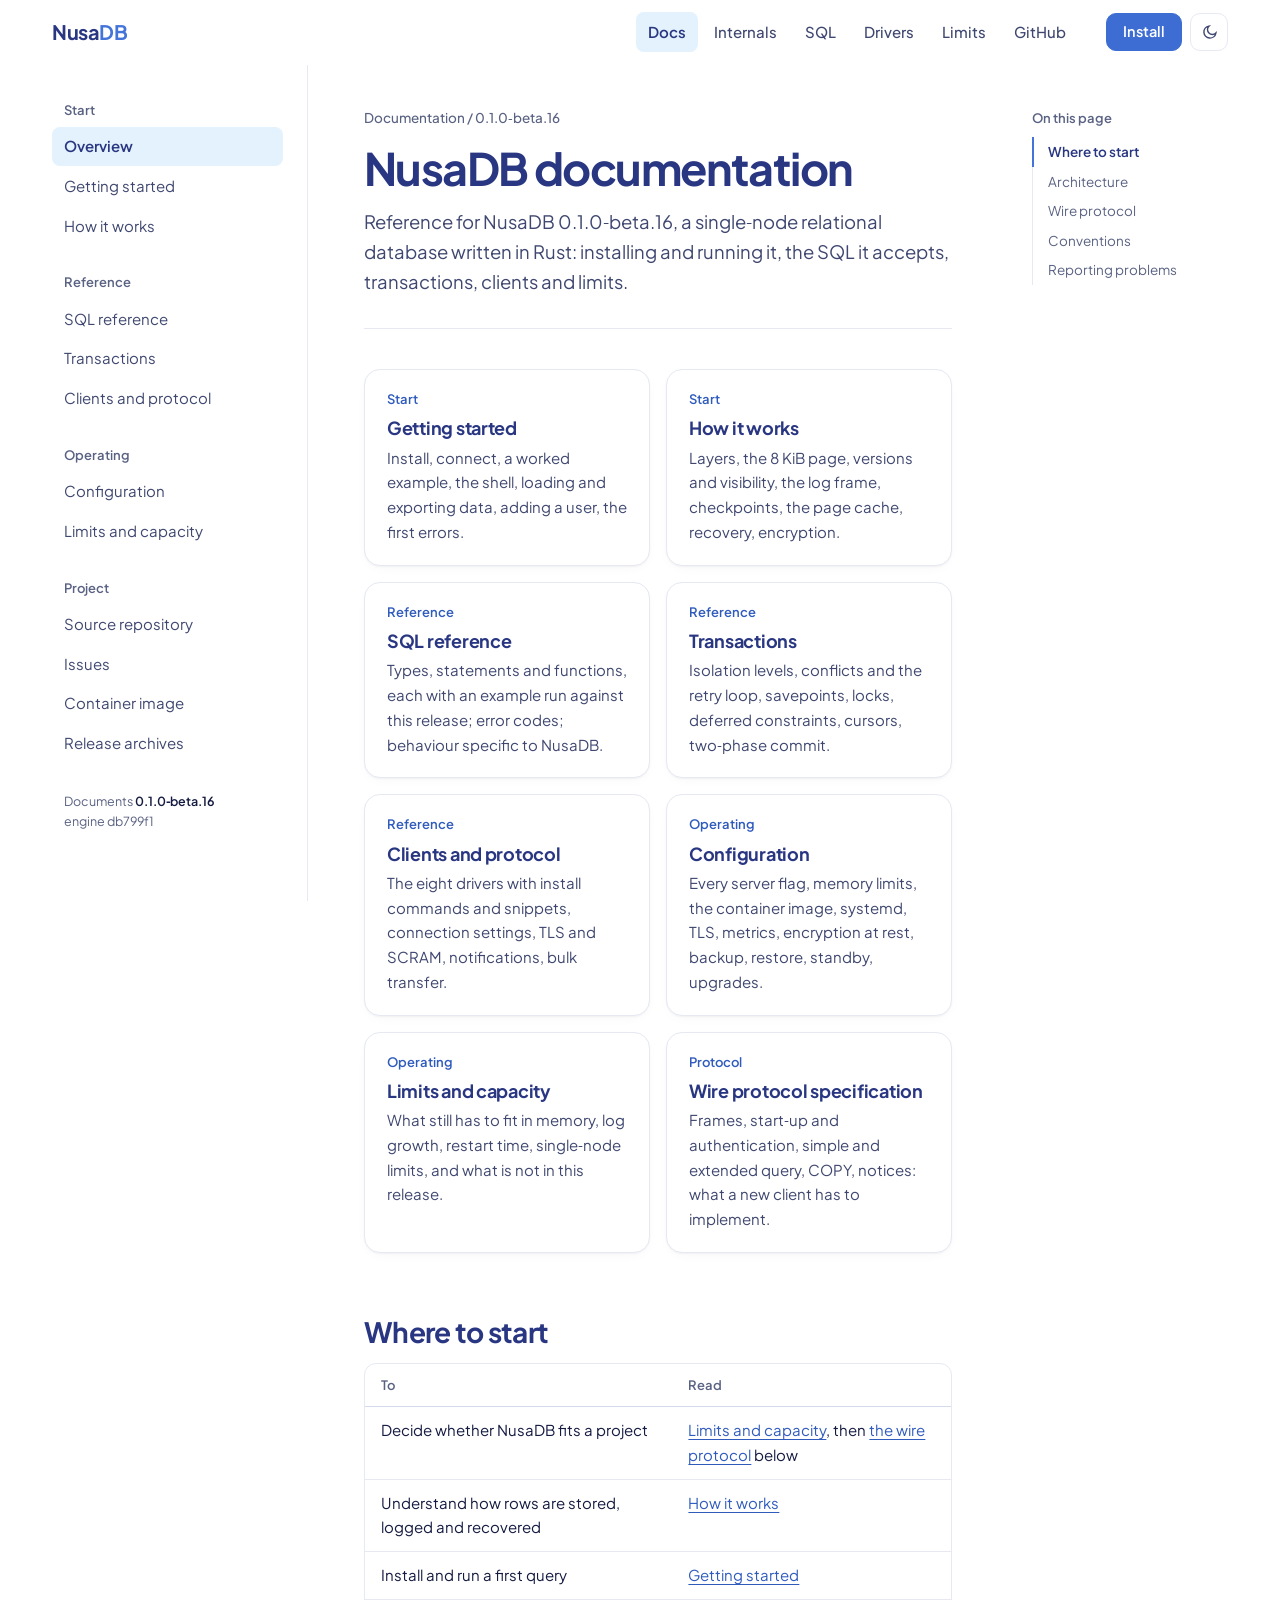
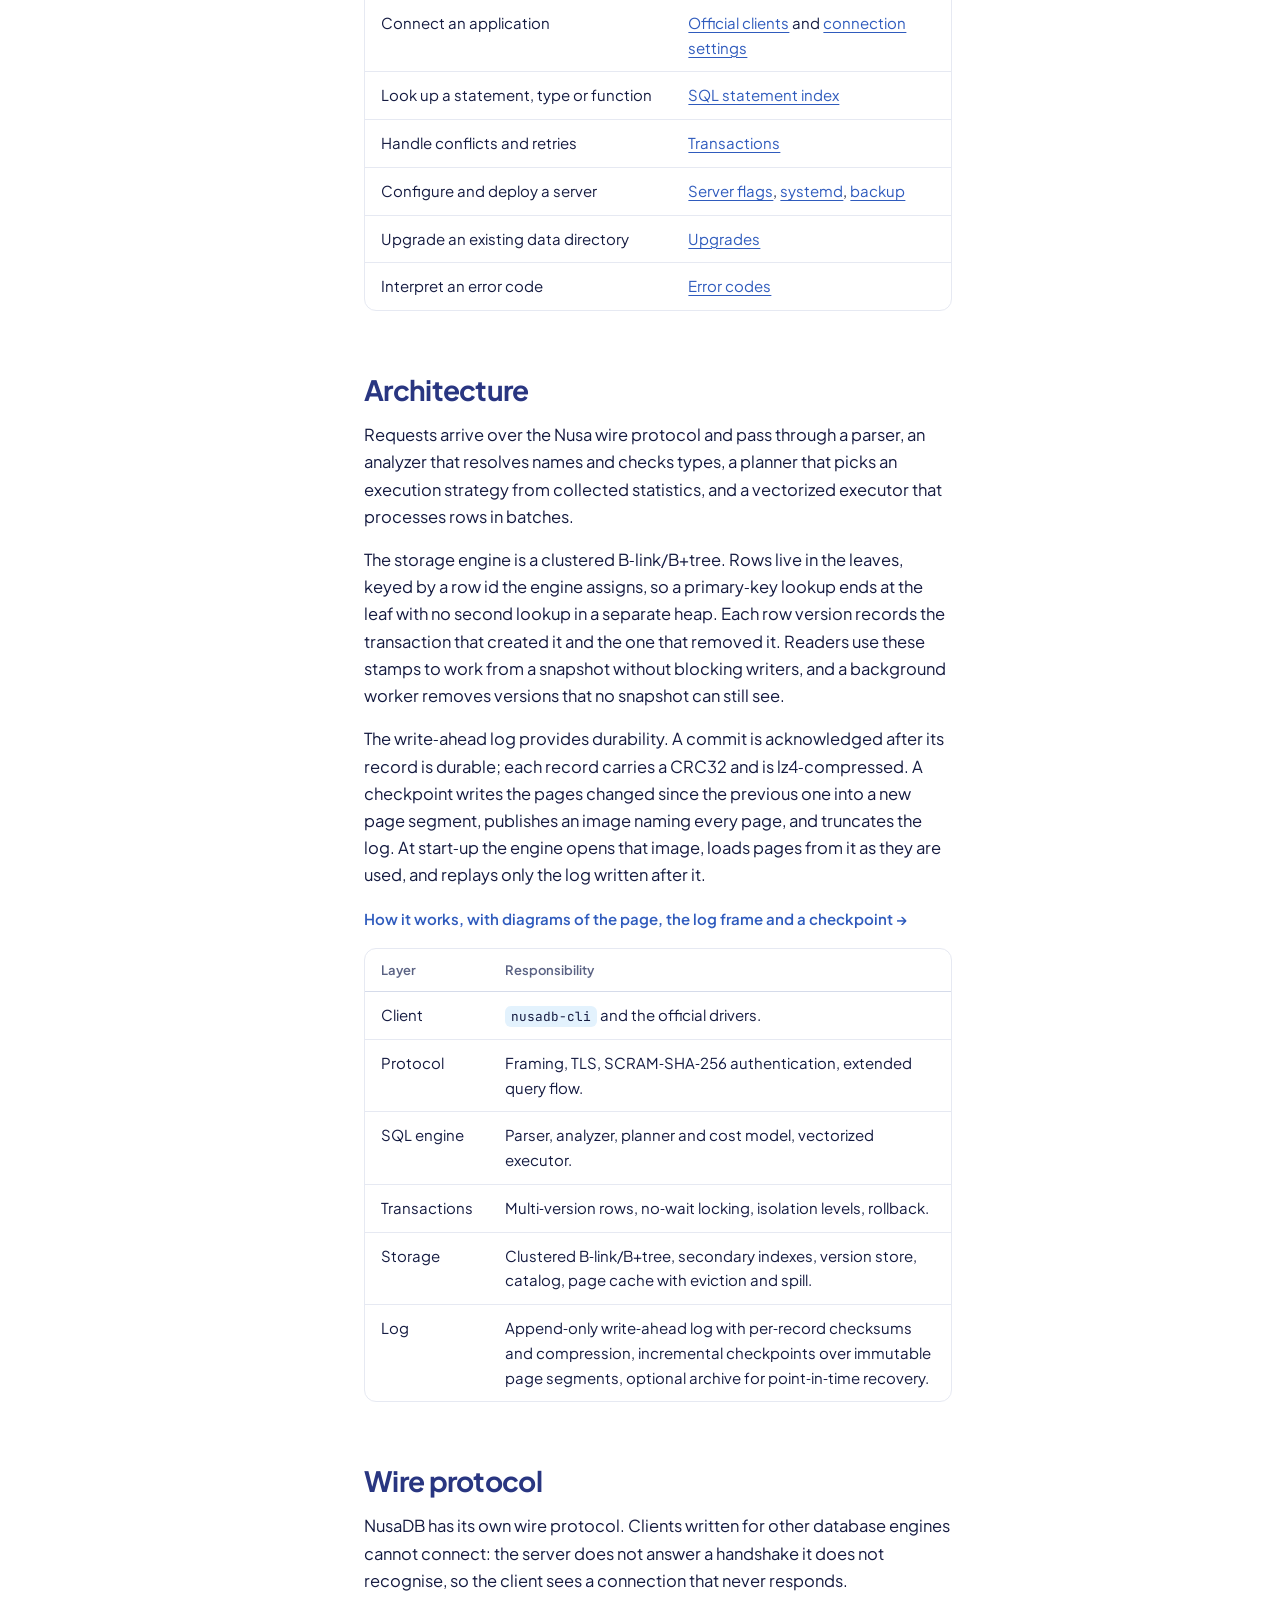
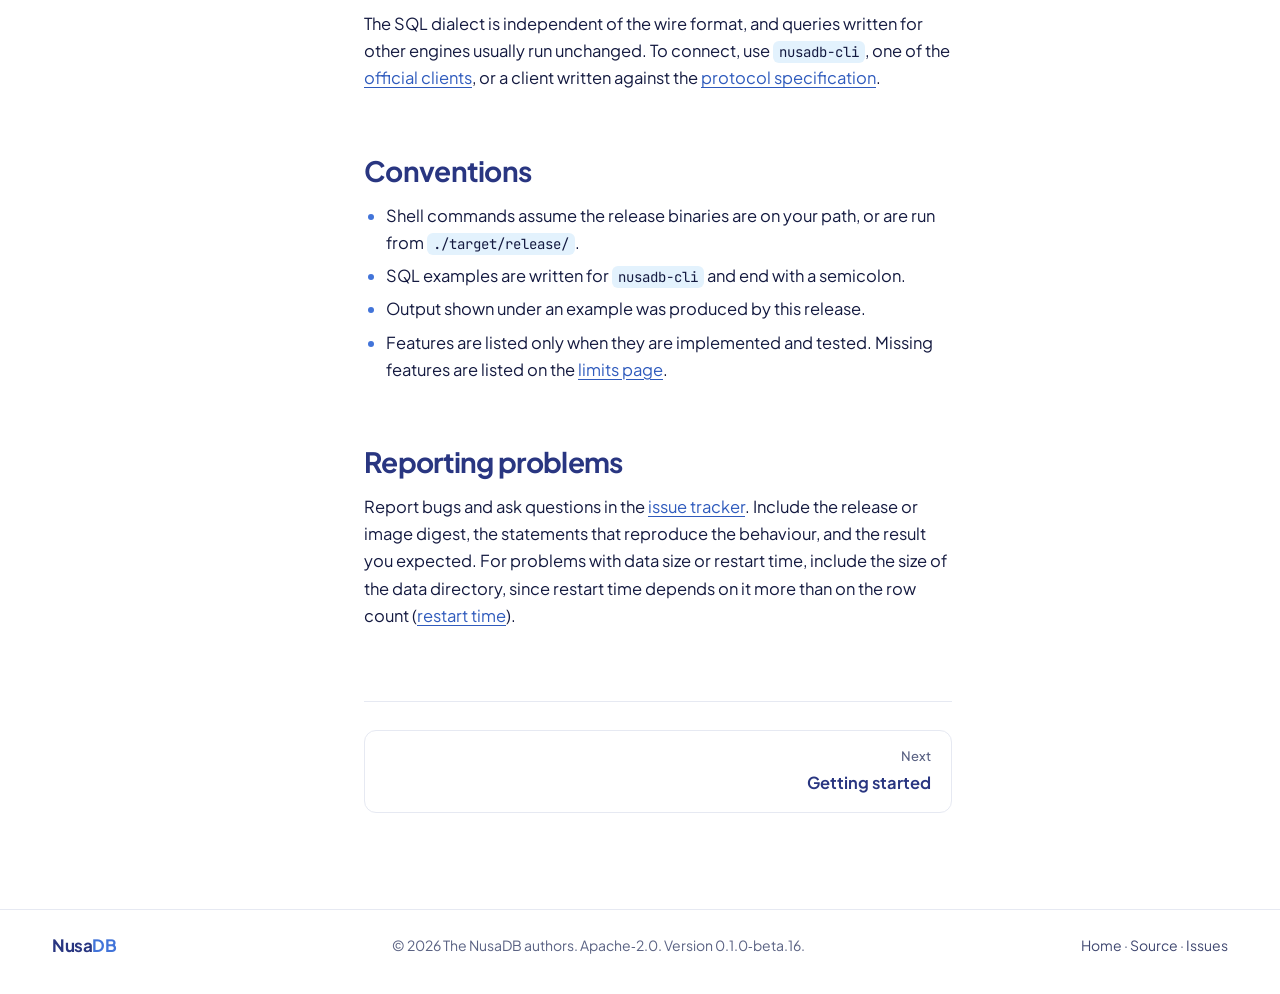
<file: docs/index.html>
<!DOCTYPE html>
<html lang="en">
<head>
<meta charset="utf-8" />
<meta name="viewport" content="width=device-width, initial-scale=1" />
<title>Documentation · NusaDB</title>
<meta name="description" content="Documentation for NusaDB: installation, SQL reference, transactions, server configuration, capacity limits, and the client protocol." />
<meta name="theme-color" content="#ffffff" media="(prefers-color-scheme: light)" />
<meta name="theme-color" content="#0f1433" media="(prefers-color-scheme: dark)" />
<link rel="icon" type="image/svg+xml" href="data:image/svg+xml,%3Csvg xmlns='http://www.w3.org/2000/svg' viewBox='0 0 32 32'%3E%3Cpath d='M5 7.5v17.4c0 2.5 4.9 4.5 11 4.5s11-2 11-4.5V7.5z' fill='%23293681'/%3E%3Cpath d='M5 13.3c0 2.5 4.9 4.5 11 4.5s11-2 11-4.5M5 19.1c0 2.5 4.9 4.5 11 4.5s11-2 11-4.5' fill='none' stroke='%2395CCDD' stroke-width='1.7'/%3E%3Cellipse cx='16' cy='7.5' rx='11' ry='4.5' fill='%234274D9'/%3E%3C/svg%3E" />
<script>document.documentElement.classList.add("js");try{var t=localStorage.getItem("nusadb-theme");if(t==="light"||t==="dark")document.documentElement.setAttribute("data-theme",t)}catch(e){}</script>
<link rel="preconnect" href="https://fonts.googleapis.com" />
<link rel="preconnect" href="https://fonts.gstatic.com" crossorigin />
<link href="https://fonts.googleapis.com/css2?family=JetBrains+Mono:wght@400;500;600&amp;family=Plus+Jakarta+Sans:wght@400;500;600;700;800&amp;display=swap" rel="stylesheet" />
<link rel="stylesheet" href="../css/style.css?v=20261029r5" />
</head>
<body>
<a class="skip" href="#main">Skip to content</a>

<header class="masthead">
  <div class="wrap masthead-in">
    <a class="brand" href="../">
      <span>Nusa<b>DB</b></span>
      
    </a>
    <nav class="mast-nav" id="mastNav" aria-label="Main"><ul><li><a href="./" aria-current="page">Docs</a></li><li><a href="internals.html">Internals</a></li><li><a href="sql.html">SQL</a></li><li><a href="clients.html">Drivers</a></li><li><a href="limits.html">Limits</a></li><li><a href="https://github.com/nusadb/nusadb">GitHub</a></li></ul></nav>
    <div class="mast-tools">
      <a class="btn btn-primary mast-cta" href="../#install">Install</a>
      <button class="icon-btn" id="themeBtn" type="button" aria-label="Switch theme"></button>
      <button class="icon-btn burger" id="burger" type="button" aria-label="Menu" aria-expanded="false" aria-controls="mastNav">
        <svg width="18" height="18" viewBox="0 0 24 24" fill="none" stroke="currentColor" stroke-width="2" stroke-linecap="round"><path d="M3 6h18M3 12h18M3 18h18"/></svg>
      </button>
    </div>
  </div>
</header>

<div class="wrap">
  <div class="docs">

    <aside class="sidebar">
      <button class="sidebar-toggle" type="button" aria-expanded="false">
        <span>Documentation menu</span>
        <svg width="16" height="16" viewBox="0 0 24 24" fill="none" stroke="currentColor" stroke-width="2" stroke-linecap="round"><path d="m6 9 6 6 6-6"/></svg>
      </button>
      <div class="sidebar-body" id="sidebarBody">
<h4>Start</h4>
<ul>
<li><a href="./" aria-current="page">Overview</a></li>
<li><a href="getting-started.html">Getting started</a></li>
<li><a href="internals.html">How it works</a></li>
</ul>
<h4>Reference</h4>
<ul>
<li><a href="sql.html">SQL reference</a></li>
<li><a href="transactions.html">Transactions</a></li>
<li><a href="clients.html">Clients and protocol</a></li>
</ul>
<h4>Operating</h4>
<ul>
<li><a href="configuration.html">Configuration</a></li>
<li><a href="limits.html">Limits and capacity</a></li>
</ul>
<h4>Project</h4>
<ul>
<li><a href="https://github.com/nusadb/nusadb">Source repository</a></li>
<li><a href="https://github.com/nusadb/nusadb/issues">Issues</a></li>
<li><a href="https://hub.docker.com/r/nusadb/nusadb">Container image</a></li>
<li><a href="https://github.com/nusadb/nusadb/releases">Release archives</a></li>
</ul>
<p class="side-ver">Documents <b>0.1.0-beta.16</b><br />engine db799f1</p>
</div>
    </aside>

    <main class="prose" id="main">
      <p class="crumb">Documentation / 0.1.0-beta.16</p>
      <h1>NusaDB documentation</h1>
      <p class="summary">
        Reference for NusaDB 0.1.0-beta.16, a single-node relational database written in Rust:
        installing and running it, the SQL it accepts, transactions, clients and limits.
      </p>

      <div class="cards">
        <a href="getting-started.html"><span>Start</span><b>Getting started</b>Install, connect, a worked example, the shell, loading and exporting data, adding a user, the first errors.</a>
        <a href="internals.html"><span>Start</span><b>How it works</b>Layers, the 8 KiB page, versions and visibility, the log frame, checkpoints, the page cache, recovery, encryption.</a>
        <a href="sql.html"><span>Reference</span><b>SQL reference</b>Types, statements and functions, each with an example run against this release; error codes; behaviour specific to NusaDB.</a>
        <a href="transactions.html"><span>Reference</span><b>Transactions</b>Isolation levels, conflicts and the retry loop, savepoints, locks, deferred constraints, cursors, two-phase commit.</a>
        <a href="clients.html"><span>Reference</span><b>Clients and protocol</b>The eight drivers with install commands and snippets, connection settings, TLS and SCRAM, notifications, bulk transfer.</a>
        <a href="configuration.html"><span>Operating</span><b>Configuration</b>Every server flag, memory limits, the container image, systemd, TLS, metrics, encryption at rest, backup, restore, standby, upgrades.</a>
        <a href="limits.html"><span>Operating</span><b>Limits and capacity</b>What still has to fit in memory, log growth, restart time, single-node limits, and what is not in this release.</a>
        <a href="https://github.com/nusadb/nusadb/blob/master/docs/wire-protocol.md"><span>Protocol</span><b>Wire protocol specification</b>Frames, start-up and authentication, simple and extended query, COPY, notices: what a new client has to implement.</a>
      </div>

      <h2 id="where-to-start">Where to start</h2>
      <div class="table-scroll">
        <table>
          <thead>
            <tr><th>To</th><th>Read</th></tr>
          </thead>
          <tbody>
            <tr><td>Decide whether NusaDB fits a project</td><td><a href="limits.html">Limits and capacity</a>, then <a href="#protocol">the wire protocol</a> below</td></tr>
            <tr><td>Understand how rows are stored, logged and recovered</td><td><a href="internals.html">How it works</a></td></tr><tr><td>Install and run a first query</td><td><a href="getting-started.html">Getting started</a></td></tr>
            <tr><td>Connect an application</td><td><a href="clients.html#official-clients">Official clients</a> and <a href="clients.html#connection-settings">connection settings</a></td></tr>
            <tr><td>Look up a statement, type or function</td><td><a href="sql.html#statement-index">SQL statement index</a></td></tr>
            <tr><td>Handle conflicts and retries</td><td><a href="transactions.html">Transactions</a></td></tr>
            <tr><td>Configure and deploy a server</td><td><a href="configuration.html#server-flags">Server flags</a>, <a href="configuration.html#running-on-a-linux-vm-with-systemd">systemd</a>, <a href="configuration.html#backup">backup</a></td></tr>
            <tr><td>Upgrade an existing data directory</td><td><a href="configuration.html#upgrades">Upgrades</a></td></tr>
            <tr><td>Interpret an error code</td><td><a href="sql.html#error-codes">Error codes</a></td></tr>
          </tbody>
        </table>
      </div>

      

      <h2 id="architecture">Architecture</h2>
      <p>
        Requests arrive over the Nusa wire protocol and pass through a parser, an analyzer that
        resolves names and checks types, a planner that picks an execution strategy from
        collected statistics, and a vectorized executor that processes rows in batches.
      </p>
      <p>
        The storage engine is a clustered B-link/B+tree. Rows live in the leaves, keyed by a row
        id the engine assigns, so a primary-key lookup ends at the leaf with no second lookup in a
        separate heap. Each row version records the transaction that created it and the one that
        removed it. Readers use these stamps to work from a snapshot without blocking writers, and
        a background worker removes versions that no snapshot can still see.
      </p>
      <p>
        The write-ahead log provides durability. A commit is acknowledged after its record is
        durable; each record carries a CRC32 and is lz4-compressed. A checkpoint writes the pages
        changed since the previous one into a new page segment, publishes an image naming every
        page, and truncates the log. At start-up the engine opens that image, loads pages from it
        as they are used, and replays only the log written after it.
      </p>

      <p><a class="more" href="internals.html">How it works, with diagrams of the page, the log frame and a checkpoint</a></p>
      <div class="table-scroll">
        <table>
          <thead><tr><th>Layer</th><th>Responsibility</th></tr></thead>
          <tbody>
            <tr><td>Client</td><td><code>nusadb-cli</code> and the official drivers.</td></tr>
            <tr><td>Protocol</td><td>Framing, TLS, SCRAM-SHA-256 authentication, extended query flow.</td></tr>
            <tr><td>SQL engine</td><td>Parser, analyzer, planner and cost model, vectorized executor.</td></tr>
            <tr><td>Transactions</td><td>Multi-version rows, no-wait locking, isolation levels, rollback.</td></tr>
            <tr><td>Storage</td><td>Clustered B-link/B+tree, secondary indexes, version store, catalog, page cache with eviction and spill.</td></tr>
            <tr><td>Log</td><td>Append-only write-ahead log with per-record checksums and compression, incremental checkpoints over immutable page segments, optional archive for point-in-time recovery.</td></tr>
          </tbody>
        </table>
      </div>

      <h2 id="protocol">Wire protocol</h2>
      <p>
        NusaDB has its own wire protocol. Clients written for other database engines cannot
        connect: the server does not answer a handshake it does not recognise, so the client sees
        a connection that never responds.
      </p>
      <p>
        The SQL dialect is independent of the wire format, and queries written for other engines
        usually run unchanged. To connect, use <code>nusadb-cli</code>, one of the
        <a href="clients.html">official clients</a>, or a client written against the
        <a href="https://github.com/nusadb/nusadb/blob/master/docs/wire-protocol.md">protocol specification</a>.
      </p>

      <h2 id="conventions">Conventions</h2>
      <ul>
        <li>Shell commands assume the release binaries are on your path, or are run from <code>./target/release/</code>.</li>
        <li>SQL examples are written for <code>nusadb-cli</code> and end with a semicolon.</li>
        <li>Output shown under an example was produced by this release.</li>
        <li>Features are listed only when they are implemented and tested. Missing features are listed on the <a href="limits.html">limits page</a>.</li>
      </ul>

      <h2 id="help">Reporting problems</h2>
      <p>
        Report bugs and ask questions in the
        <a href="https://github.com/nusadb/nusadb/issues">issue tracker</a>. Include the release or
        image digest, the statements that reproduce the behaviour, and the result you expected.
        For problems with data size or restart time, include the size of the data directory,
        since restart time depends on it more than on the row count
        (<a href="limits.html#restart-time-tracks-the-log-tail">restart time</a>).
      </p>

      <div class="nextprev">
<a class="to-next" href="getting-started.html" style="margin-left:auto"><small>Next</small>Getting started</a>
</div>
    </main>

    <nav class="toc" id="toc" aria-label="On this page"><strong>On this page</strong></nav>

  </div>
</div>

<footer class="foot">
  <div class="wrap">
    <div class="foot-note">
      <a class="brand" href="../"><span>Nusa<b>DB</b></span></a>
      <p>&copy; <span id="year">2026</span> The NusaDB authors. Apache-2.0. Version 0.1.0-beta.16.</p>
      <p><a href="../">Home</a> · <a href="https://github.com/nusadb/nusadb">Source</a> · <a href="https://github.com/nusadb/nusadb/issues">Issues</a></p>
    </div>
  </div>
</footer>

<script src="../js/main.js?v=20261029r5"></script>
</body>
</html>
</file>
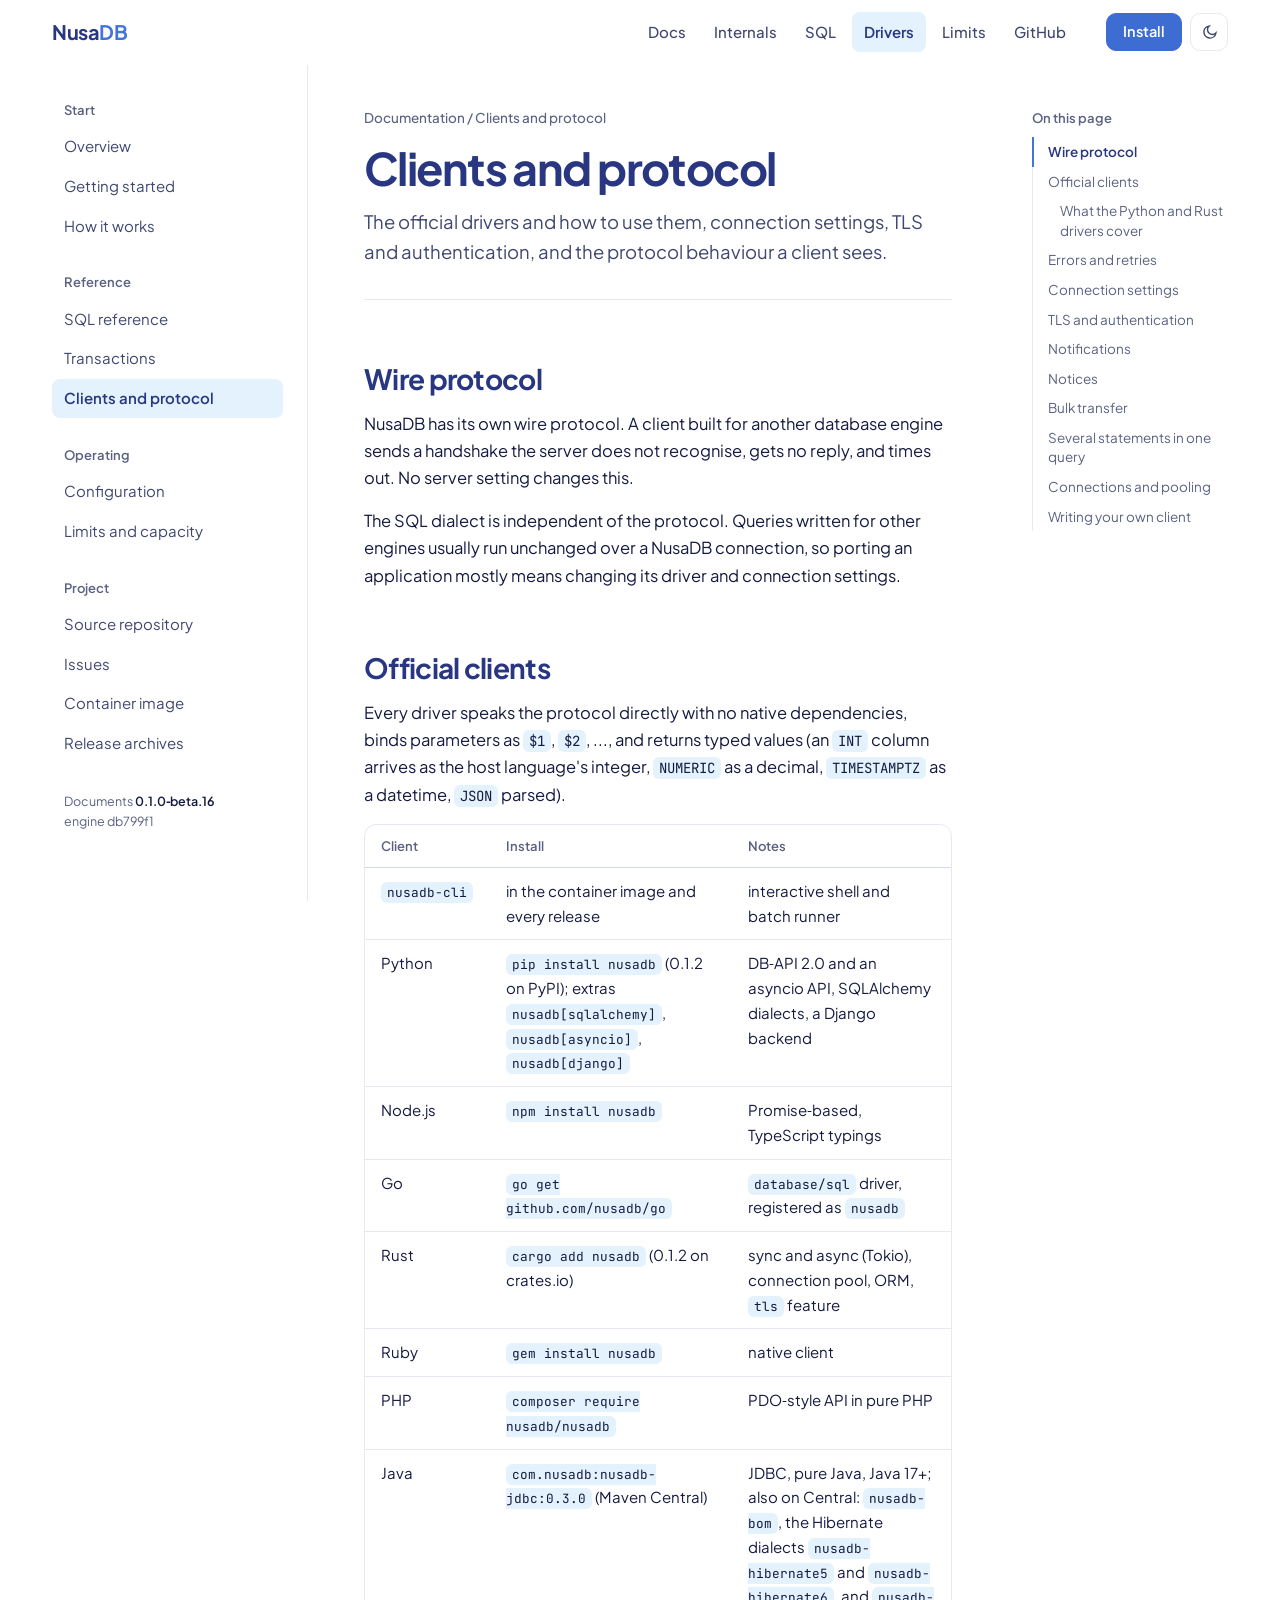
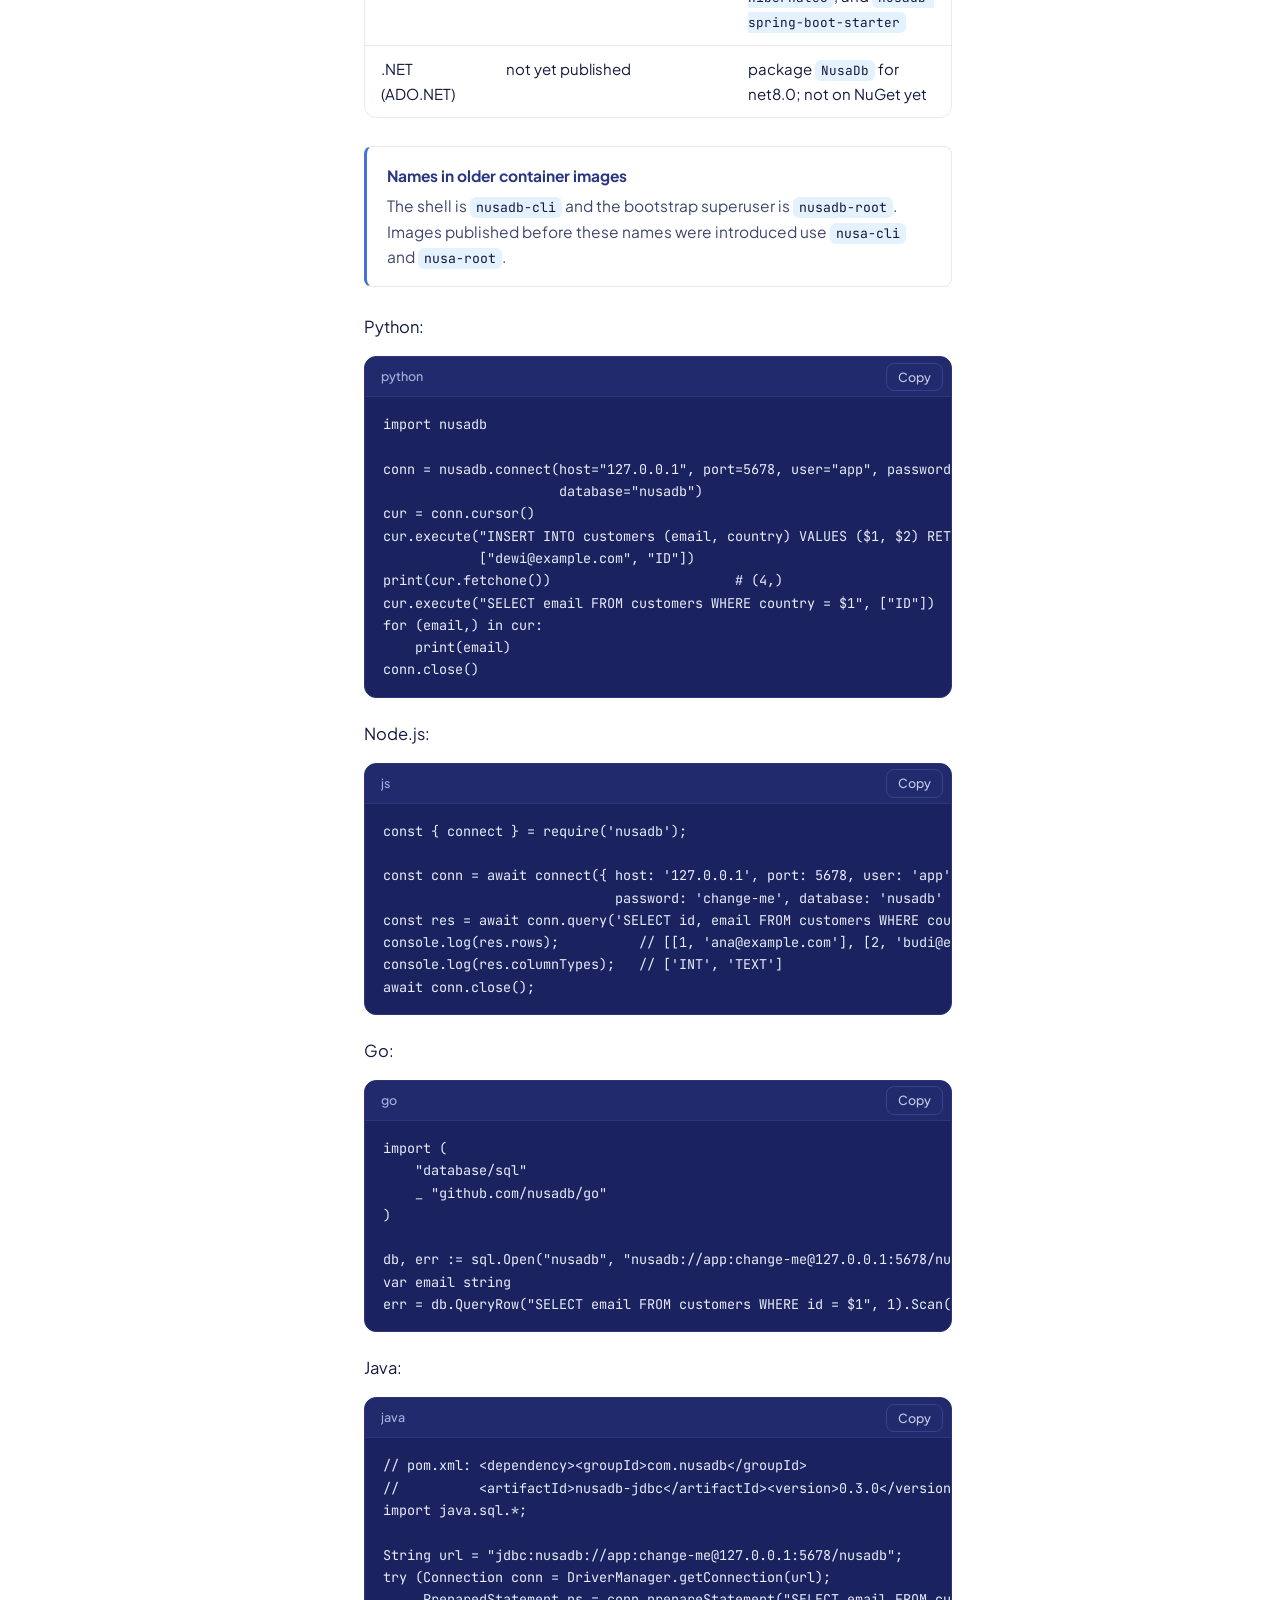
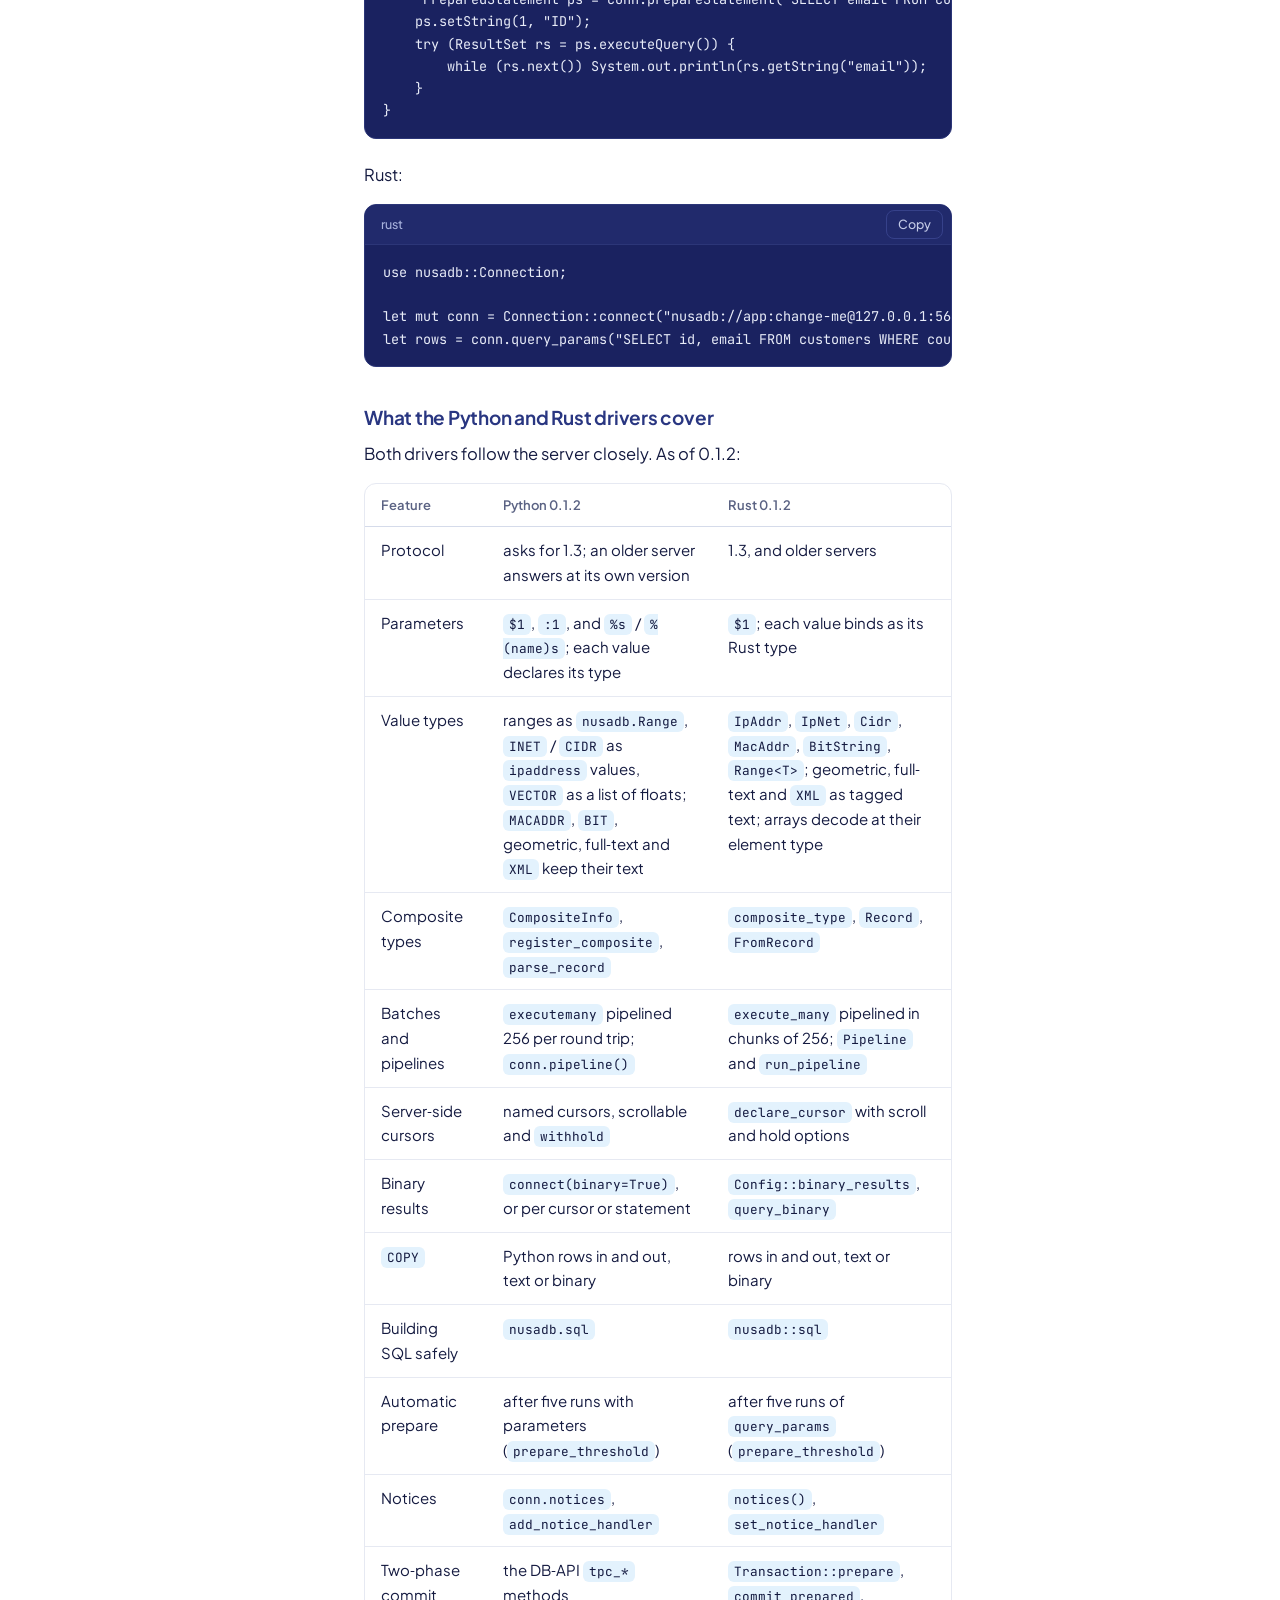
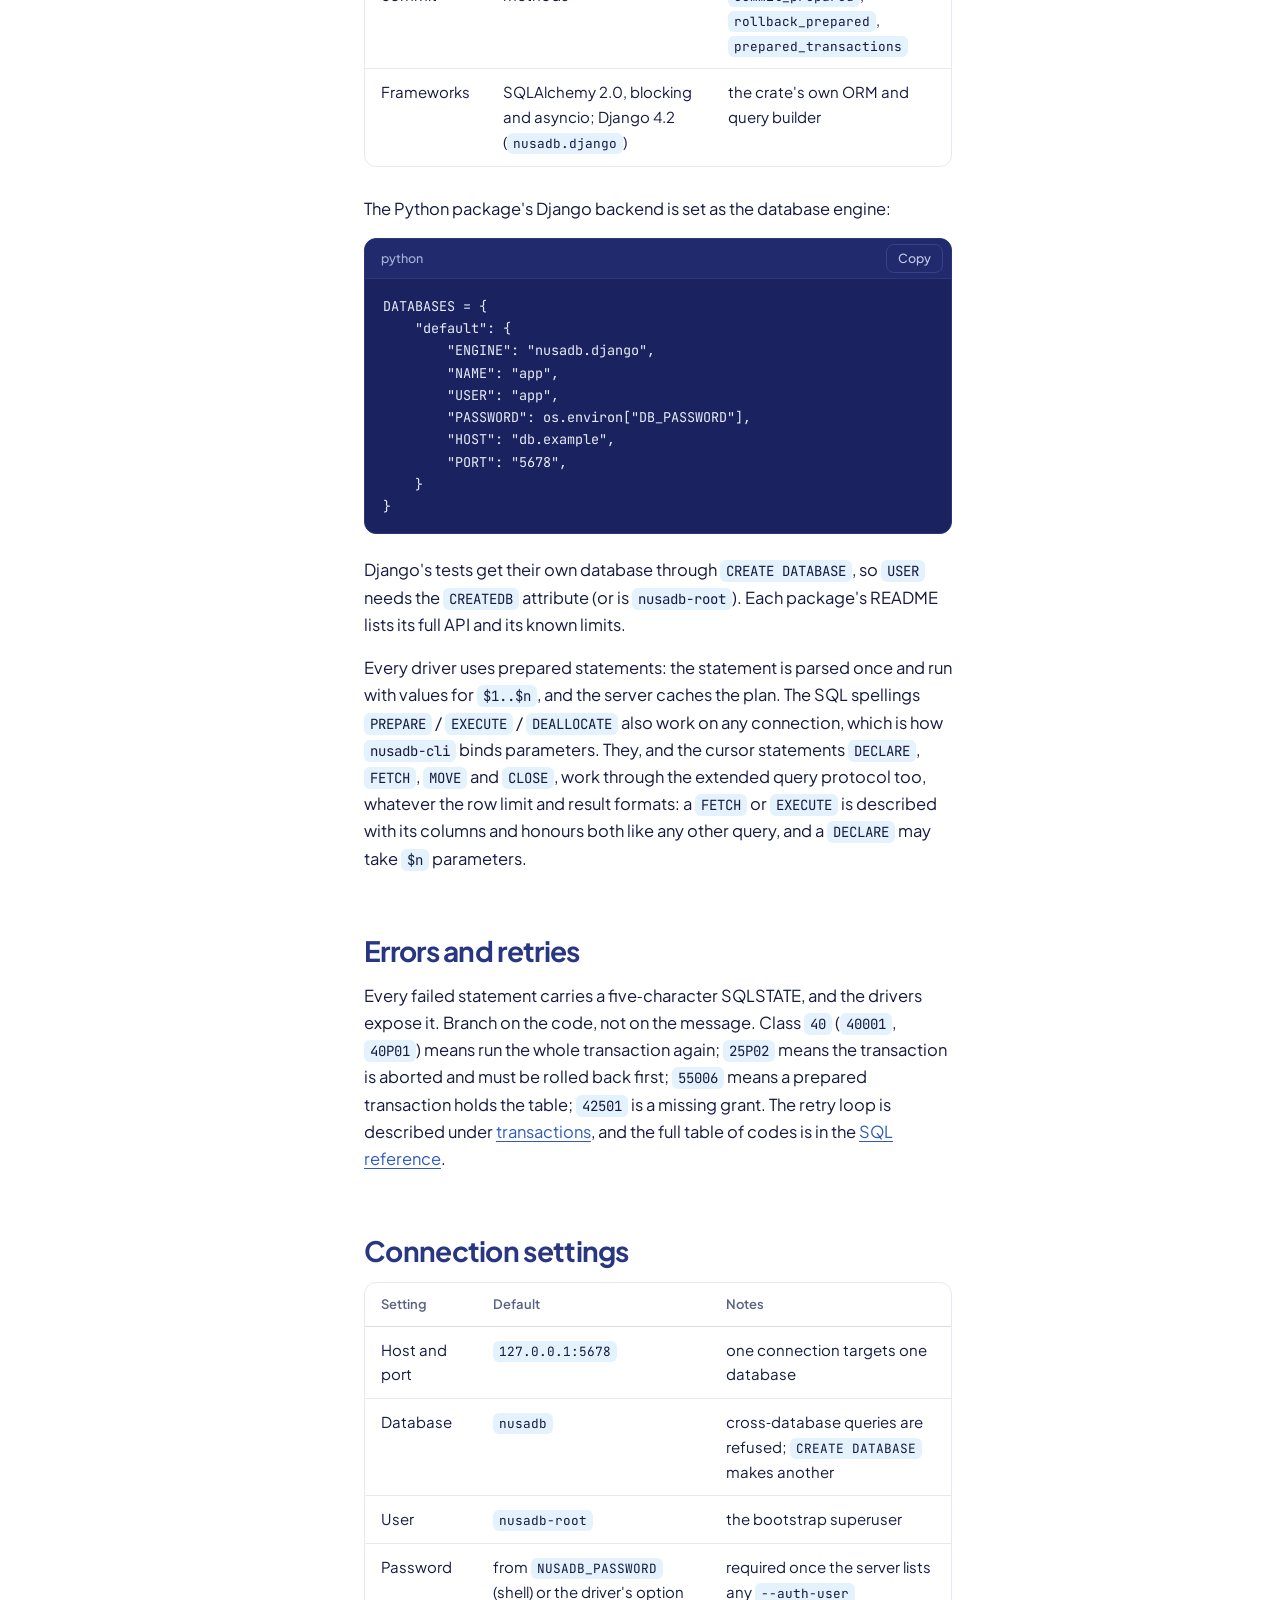
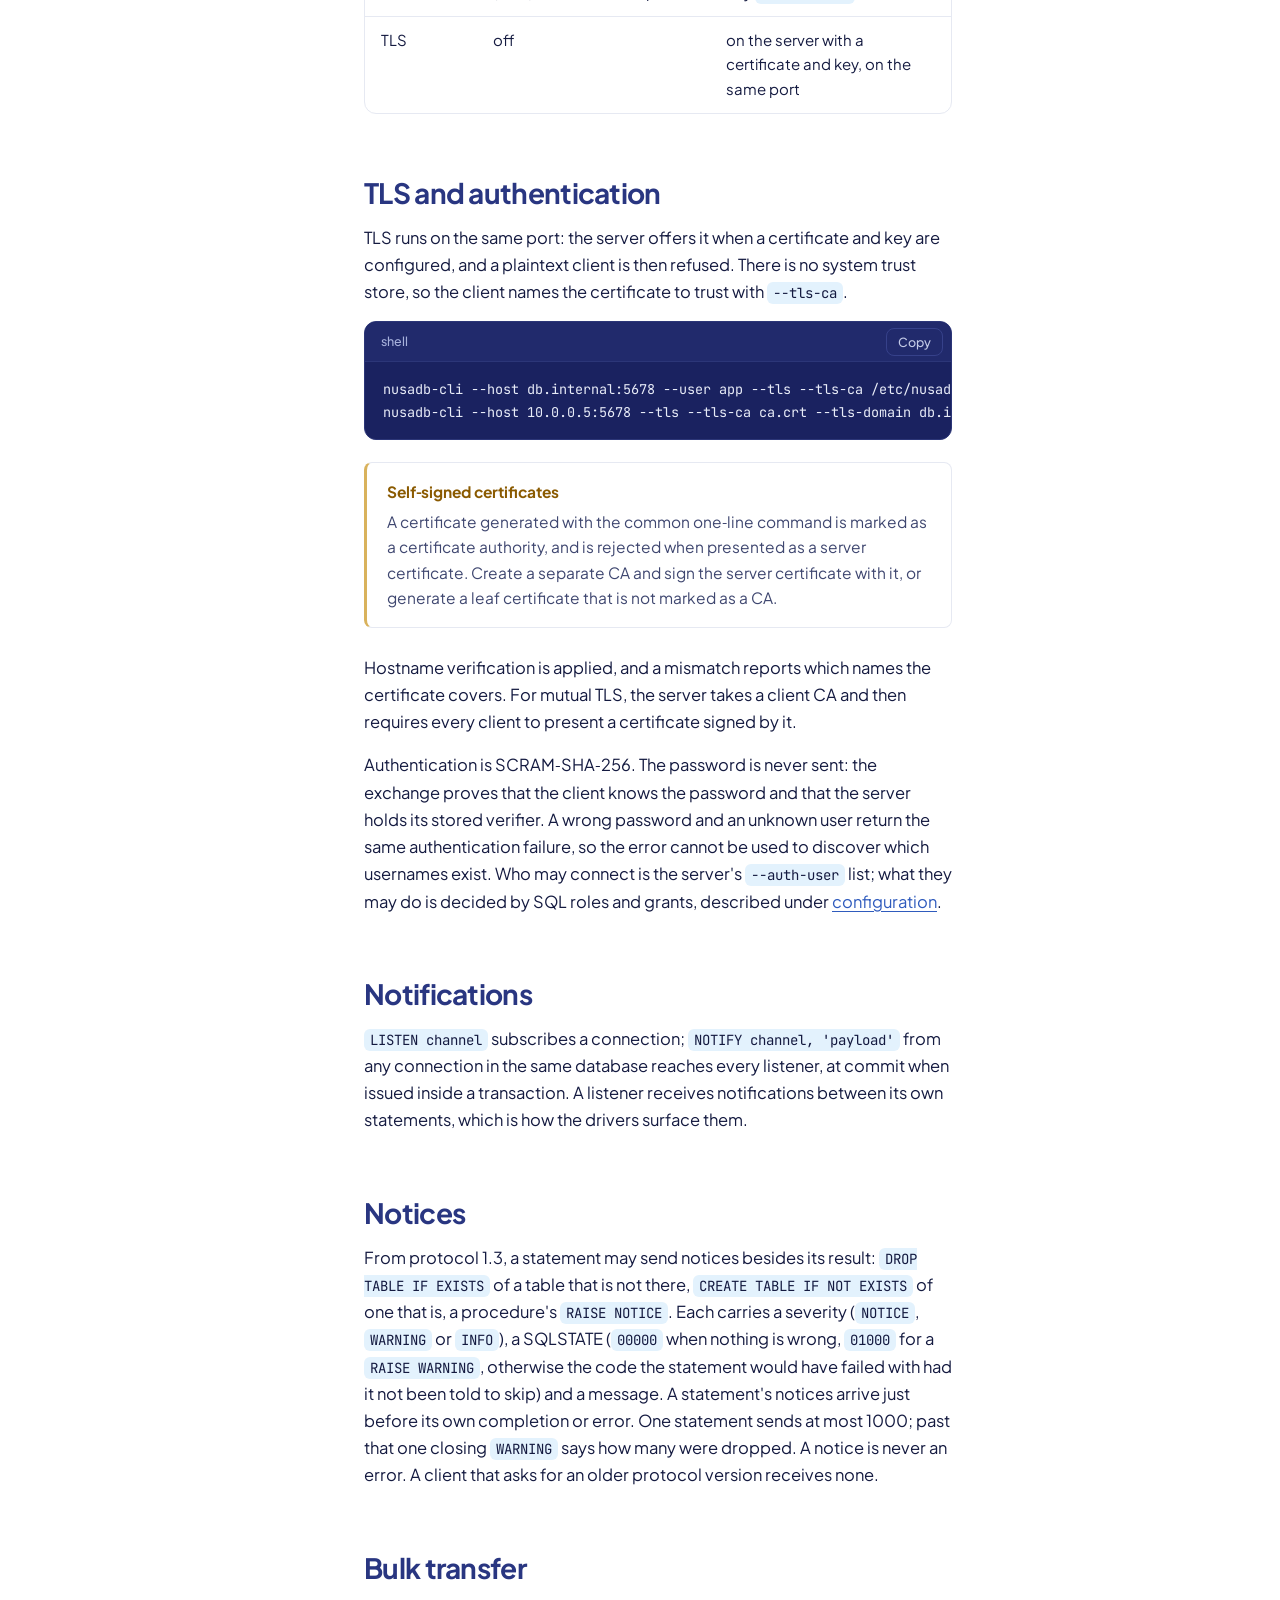
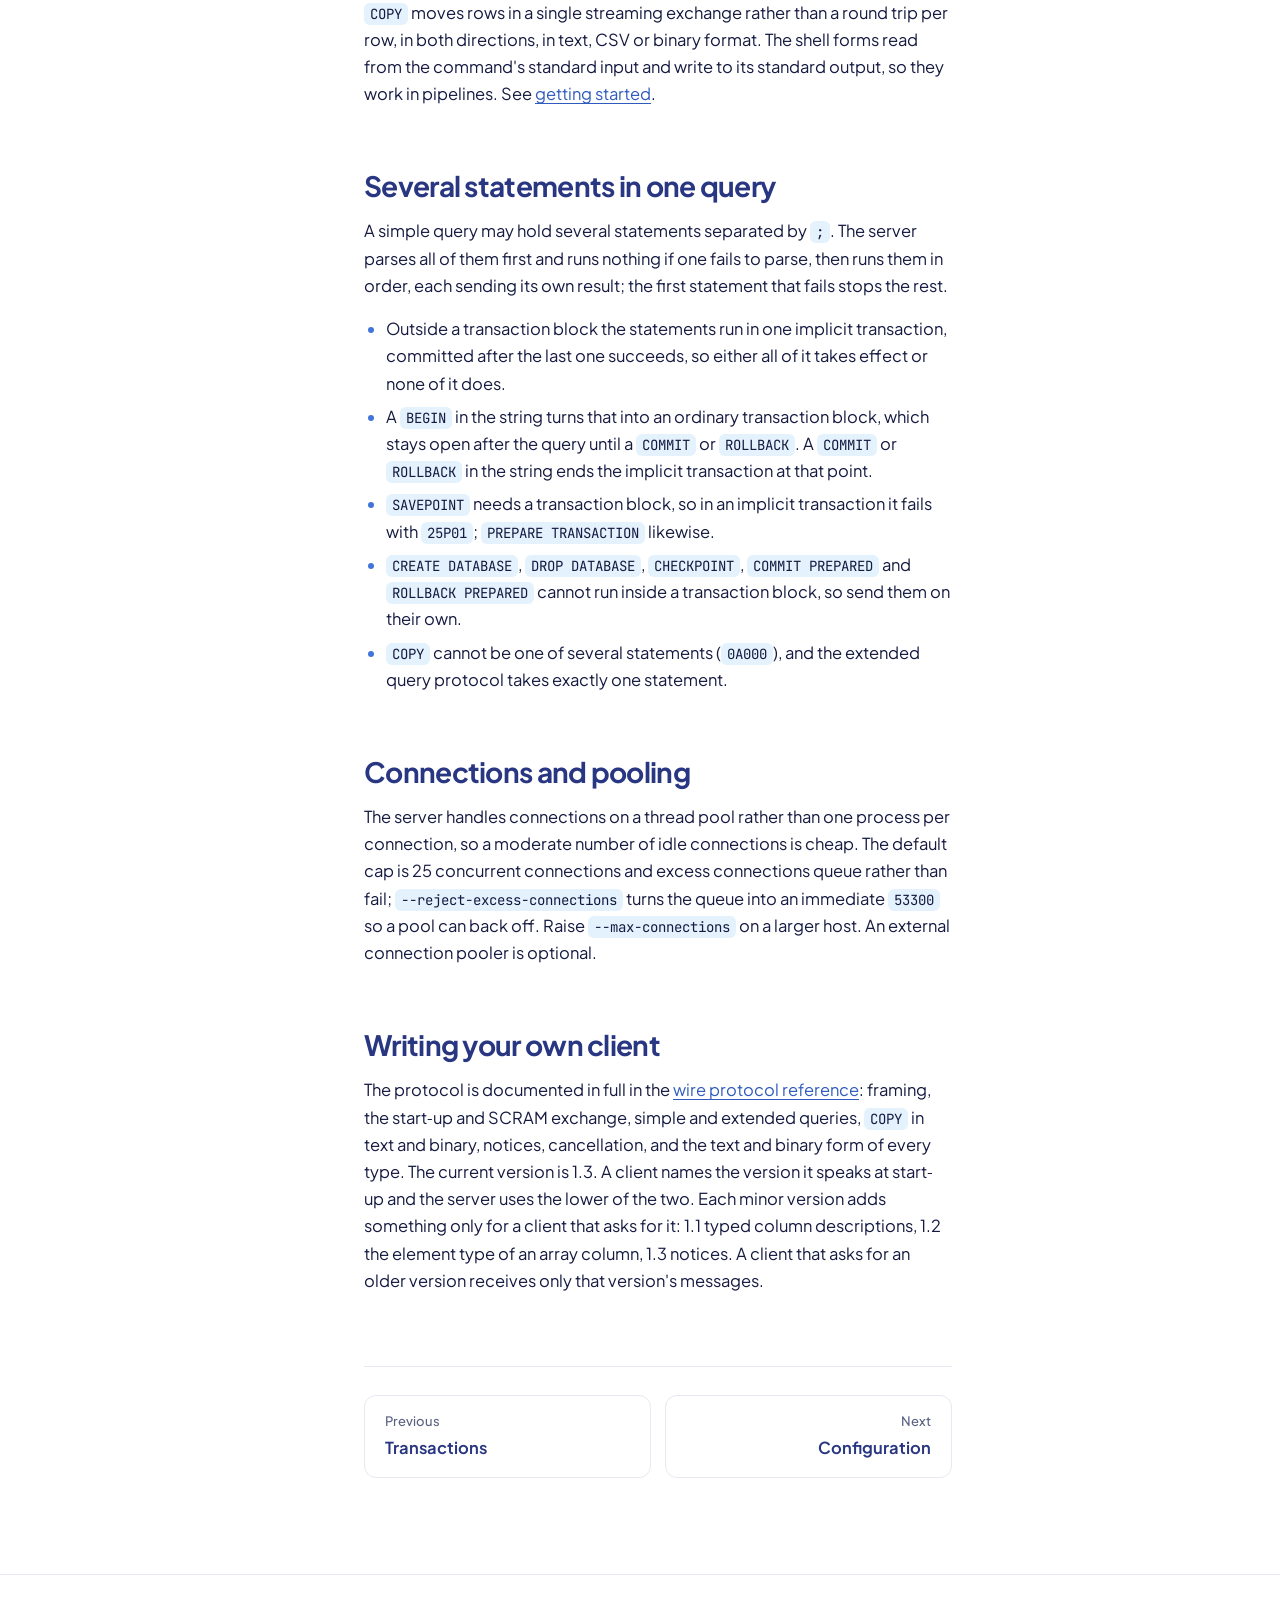
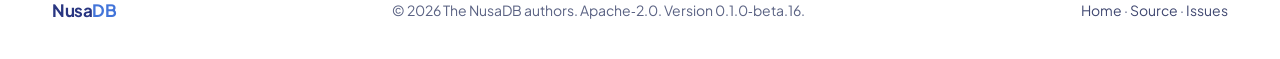
<file: docs/clients.html>
<!DOCTYPE html>
<html lang="en">
<head>
<meta charset="utf-8" />
<meta name="viewport" content="width=device-width, initial-scale=1" />
<title>Clients and protocol · NusaDB</title>
<meta name="description" content="The Nusa wire protocol, the official drivers, connection settings, TLS and SCRAM-SHA-256 authentication." />
<meta name="theme-color" content="#ffffff" media="(prefers-color-scheme: light)" />
<meta name="theme-color" content="#0f1433" media="(prefers-color-scheme: dark)" />
<link rel="icon" type="image/svg+xml" href="data:image/svg+xml,%3Csvg xmlns='http://www.w3.org/2000/svg' viewBox='0 0 32 32'%3E%3Cpath d='M5 7.5v17.4c0 2.5 4.9 4.5 11 4.5s11-2 11-4.5V7.5z' fill='%23293681'/%3E%3Cpath d='M5 13.3c0 2.5 4.9 4.5 11 4.5s11-2 11-4.5M5 19.1c0 2.5 4.9 4.5 11 4.5s11-2 11-4.5' fill='none' stroke='%2395CCDD' stroke-width='1.7'/%3E%3Cellipse cx='16' cy='7.5' rx='11' ry='4.5' fill='%234274D9'/%3E%3C/svg%3E" />
<script>document.documentElement.classList.add("js");try{var t=localStorage.getItem("nusadb-theme");if(t==="light"||t==="dark")document.documentElement.setAttribute("data-theme",t)}catch(e){}</script>
<link rel="preconnect" href="https://fonts.googleapis.com" />
<link rel="preconnect" href="https://fonts.gstatic.com" crossorigin />
<link href="https://fonts.googleapis.com/css2?family=JetBrains+Mono:wght@400;500;600&amp;family=Plus+Jakarta+Sans:wght@400;500;600;700;800&amp;display=swap" rel="stylesheet" />
<link rel="stylesheet" href="../css/style.css?v=20261029r5" />
</head>
<body>
<a class="skip" href="#main">Skip to content</a>
<header class="masthead">
  <div class="wrap masthead-in">
    <a class="brand" href="../"><span>Nusa<b>DB</b></span></a>
    <nav class="mast-nav" id="mastNav" aria-label="Main"><ul><li><a href="./">Docs</a></li><li><a href="internals.html">Internals</a></li><li><a href="sql.html">SQL</a></li><li><a href="clients.html" aria-current="page">Drivers</a></li><li><a href="limits.html">Limits</a></li><li><a href="https://github.com/nusadb/nusadb">GitHub</a></li></ul></nav>
    <div class="mast-tools">
      <a class="btn btn-primary mast-cta" href="../#install">Install</a>
      <button class="icon-btn" id="themeBtn" type="button" aria-label="Switch theme"></button>
      <button class="icon-btn burger" id="burger" type="button" aria-label="Menu" aria-expanded="false" aria-controls="mastNav">
        <svg width="18" height="18" viewBox="0 0 24 24" fill="none" stroke="currentColor" stroke-width="2" stroke-linecap="round"><path d="M3 6h18M3 12h18M3 18h18"/></svg>
      </button>
    </div>
  </div>
</header>
<div class="wrap">
  <div class="docs">
    <aside class="sidebar">
<button class="sidebar-toggle" type="button" aria-expanded="false" aria-controls="sidebarBody">
<span>Documentation menu</span>
<svg width="16" height="16" viewBox="0 0 24 24" fill="none" stroke="currentColor" stroke-width="2" stroke-linecap="round"><path d="m6 9 6 6 6-6"/></svg>
</button>
<div class="sidebar-body" id="sidebarBody">
<h4>Start</h4>
<ul>
<li><a href="./">Overview</a></li>
<li><a href="getting-started.html">Getting started</a></li>
<li><a href="internals.html">How it works</a></li>
</ul>
<h4>Reference</h4>
<ul>
<li><a href="sql.html">SQL reference</a></li>
<li><a href="transactions.html">Transactions</a></li>
<li><a href="clients.html" aria-current="page">Clients and protocol</a></li>
</ul>
<h4>Operating</h4>
<ul>
<li><a href="configuration.html">Configuration</a></li>
<li><a href="limits.html">Limits and capacity</a></li>
</ul>
<h4>Project</h4>
<ul>
<li><a href="https://github.com/nusadb/nusadb">Source repository</a></li>
<li><a href="https://github.com/nusadb/nusadb/issues">Issues</a></li>
<li><a href="https://hub.docker.com/r/nusadb/nusadb">Container image</a></li>
<li><a href="https://github.com/nusadb/nusadb/releases">Release archives</a></li>
</ul>
<p class="side-ver">Documents <b>0.1.0-beta.16</b><br />engine db799f1</p>
</div>
    </aside>
    <main class="prose" id="main">
      <p class="crumb"><a href="./">Documentation</a> / Clients and protocol</p>
      <h1>Clients and protocol</h1>
      <p class="summary">The official drivers and how to use them, connection settings, TLS and authentication, and the protocol behaviour a client sees.</p>

<h2 id="its-own-protocol-deliberately">Wire protocol</h2>
<p>NusaDB has its own wire protocol. A client built for another database engine sends a handshake the server does not recognise, gets no reply, and times out. No server setting changes this.</p>
<p>The SQL dialect is independent of the protocol. Queries written for other engines usually run unchanged over a NusaDB connection, so porting an application mostly means changing its driver and connection settings.</p>
<h2 id="official-clients">Official clients</h2>
<p>Every driver speaks the protocol directly with no native dependencies, binds parameters as <code>$1</code>, <code>$2</code>, ..., and returns typed values (an <code>INT</code> column arrives as the host language's integer, <code>NUMERIC</code> as a decimal, <code>TIMESTAMPTZ</code> as a datetime, <code>JSON</code> parsed).</p>
<div class="table-scroll"><table><thead><tr><th>Client</th><th>Install</th><th>Notes</th></tr></thead><tbody><tr><td><code>nusadb-cli</code></td><td>in the container image and every release</td><td>interactive shell and batch runner</td></tr><tr><td>Python</td><td><code>pip install nusadb</code> (0.1.2 on PyPI); extras <code>nusadb[sqlalchemy]</code>, <code>nusadb[asyncio]</code>, <code>nusadb[django]</code></td><td>DB-API 2.0 and an asyncio API, SQLAlchemy dialects, a Django backend</td></tr><tr><td>Node.js</td><td><code>npm install nusadb</code></td><td>Promise-based, TypeScript typings</td></tr><tr><td>Go</td><td><code>go get github.com/nusadb/go</code></td><td><code>database/sql</code> driver, registered as <code>nusadb</code></td></tr><tr><td>Rust</td><td><code>cargo add nusadb</code> (0.1.2 on crates.io)</td><td>sync and async (Tokio), connection pool, ORM, <code>tls</code> feature</td></tr><tr><td>Ruby</td><td><code>gem install nusadb</code></td><td>native client</td></tr><tr><td>PHP</td><td><code>composer require nusadb/nusadb</code></td><td>PDO-style API in pure PHP</td></tr><tr><td>Java</td><td><code>com.nusadb:nusadb-jdbc:0.3.0</code> (Maven Central)</td><td>JDBC, pure Java, Java 17+; also on Central: <code>nusadb-bom</code>, the Hibernate dialects <code>nusadb-hibernate5</code> and <code>nusadb-hibernate6</code>, and <code>nusadb-spring-boot-starter</code></td></tr><tr><td>.NET (ADO.NET)</td><td>not yet published</td><td>package <code>NusaDb</code> for net8.0; not on NuGet yet</td></tr></tbody></table></div>
<div class="note"><b>Names in older container images</b><p>The shell is <code>nusadb-cli</code> and the bootstrap superuser is <code>nusadb-root</code>. Images published before these names were introduced use <code>nusa-cli</code> and <code>nusa-root</code>.</p></div>
<p>Python:</p>
<div class="code"><div class="code-bar"><span>python</span><button class="copy" type="button"><em>Copy</em></button></div>
<pre>import nusadb

conn = nusadb.connect(host="127.0.0.1", port=5678, user="app", password="change-me",
                      database="nusadb")
cur = conn.cursor()
cur.execute("INSERT INTO customers (email, country) VALUES ($1, $2) RETURNING id",
            ["dewi@example.com", "ID"])
print(cur.fetchone())                       # (4,)
cur.execute("SELECT email FROM customers WHERE country = $1", ["ID"])
for (email,) in cur:
    print(email)
conn.close()</pre></div>
<p>Node.js:</p>
<div class="code"><div class="code-bar"><span>js</span><button class="copy" type="button"><em>Copy</em></button></div>
<pre>const { connect } = require('nusadb');

const conn = await connect({ host: '127.0.0.1', port: 5678, user: 'app',
                             password: 'change-me', database: 'nusadb' });
const res = await conn.query('SELECT id, email FROM customers WHERE country = $1', ['ID']);
console.log(res.rows);          // [[1, 'ana@example.com'], [2, 'budi@example.com']]
console.log(res.columnTypes);   // ['INT', 'TEXT']
await conn.close();</pre></div>
<p>Go:</p>
<div class="code"><div class="code-bar"><span>go</span><button class="copy" type="button"><em>Copy</em></button></div>
<pre>import (
    "database/sql"
    _ "github.com/nusadb/go"
)

db, err := sql.Open("nusadb", "nusadb://app:change-me@127.0.0.1:5678/nusadb")
var email string
err = db.QueryRow("SELECT email FROM customers WHERE id = $1", 1).Scan(&amp;email)</pre></div>
<p>Java:</p>
<div class="code"><div class="code-bar"><span>java</span><button class="copy" type="button"><em>Copy</em></button></div>
<pre>// pom.xml: &lt;dependency&gt;&lt;groupId&gt;com.nusadb&lt;/groupId&gt;
//          &lt;artifactId&gt;nusadb-jdbc&lt;/artifactId&gt;&lt;version&gt;0.3.0&lt;/version&gt;&lt;/dependency&gt;
import java.sql.*;

String url = "jdbc:nusadb://app:change-me@127.0.0.1:5678/nusadb";
try (Connection conn = DriverManager.getConnection(url);
     PreparedStatement ps = conn.prepareStatement("SELECT email FROM customers WHERE country = $1")) {
    ps.setString(1, "ID");
    try (ResultSet rs = ps.executeQuery()) {
        while (rs.next()) System.out.println(rs.getString("email"));
    }
}</pre></div>
<p>Rust:</p>
<div class="code"><div class="code-bar"><span>rust</span><button class="copy" type="button"><em>Copy</em></button></div>
<pre>use nusadb::Connection;

let mut conn = Connection::connect("nusadb://app:change-me@127.0.0.1:5678/nusadb")?;
let rows = conn.query_params("SELECT id, email FROM customers WHERE country = $1", &amp;[&amp;"ID"])?;</pre></div>
<h3 id="python-and-rust-drivers">What the Python and Rust drivers cover</h3>
<p>Both drivers follow the server closely. As of 0.1.2:</p>
<div class="table-scroll"><table><thead><tr><th>Feature</th><th>Python 0.1.2</th><th>Rust 0.1.2</th></tr></thead><tbody><tr><td>Protocol</td><td>asks for 1.3; an older server answers at its own version</td><td>1.3, and older servers</td></tr><tr><td>Parameters</td><td><code>$1</code>, <code>:1</code>, and <code>%s</code> / <code>%(name)s</code>; each value declares its type</td><td><code>$1</code>; each value binds as its Rust type</td></tr><tr><td>Value types</td><td>ranges as <code>nusadb.Range</code>, <code>INET</code> / <code>CIDR</code> as <code>ipaddress</code> values, <code>VECTOR</code> as a list of floats; <code>MACADDR</code>, <code>BIT</code>, geometric, full-text and <code>XML</code> keep their text</td><td><code>IpAddr</code>, <code>IpNet</code>, <code>Cidr</code>, <code>MacAddr</code>, <code>BitString</code>, <code>Range&lt;T&gt;</code>; geometric, full-text and <code>XML</code> as tagged text; arrays decode at their element type</td></tr><tr><td>Composite types</td><td><code>CompositeInfo</code>, <code>register_composite</code>, <code>parse_record</code></td><td><code>composite_type</code>, <code>Record</code>, <code>FromRecord</code></td></tr><tr><td>Batches and pipelines</td><td><code>executemany</code> pipelined 256 per round trip; <code>conn.pipeline()</code></td><td><code>execute_many</code> pipelined in chunks of 256; <code>Pipeline</code> and <code>run_pipeline</code></td></tr><tr><td>Server-side cursors</td><td>named cursors, scrollable and <code>withhold</code></td><td><code>declare_cursor</code> with scroll and hold options</td></tr><tr><td>Binary results</td><td><code>connect(binary=True)</code>, or per cursor or statement</td><td><code>Config::binary_results</code>, <code>query_binary</code></td></tr><tr><td><code>COPY</code></td><td>Python rows in and out, text or binary</td><td>rows in and out, text or binary</td></tr><tr><td>Building SQL safely</td><td><code>nusadb.sql</code></td><td><code>nusadb::sql</code></td></tr><tr><td>Automatic prepare</td><td>after five runs with parameters (<code>prepare_threshold</code>)</td><td>after five runs of <code>query_params</code> (<code>prepare_threshold</code>)</td></tr><tr><td>Notices</td><td><code>conn.notices</code>, <code>add_notice_handler</code></td><td><code>notices()</code>, <code>set_notice_handler</code></td></tr><tr><td>Two-phase commit</td><td>the DB-API <code>tpc_*</code> methods</td><td><code>Transaction::prepare</code>, <code>commit_prepared</code>, <code>rollback_prepared</code>, <code>prepared_transactions</code></td></tr><tr><td>Frameworks</td><td>SQLAlchemy 2.0, blocking and asyncio; Django 4.2 (<code>nusadb.django</code>)</td><td>the crate's own ORM and query builder</td></tr></tbody></table></div>
<p>The Python package's Django backend is set as the database engine:</p>
<div class="code"><div class="code-bar"><span>python</span><button class="copy" type="button"><em>Copy</em></button></div>
<pre>DATABASES = {
    "default": {
        "ENGINE": "nusadb.django",
        "NAME": "app",
        "USER": "app",
        "PASSWORD": os.environ["DB_PASSWORD"],
        "HOST": "db.example",
        "PORT": "5678",
    }
}</pre></div>
<p>Django's tests get their own database through <code>CREATE DATABASE</code>, so <code>USER</code> needs the <code>CREATEDB</code> attribute (or is <code>nusadb-root</code>). Each package's README lists its full API and its known limits.</p>
<p>Every driver uses prepared statements: the statement is parsed once and run with values for <code>$1..$n</code>, and the server caches the plan. The SQL spellings <code>PREPARE</code> / <code>EXECUTE</code> / <code>DEALLOCATE</code> also work on any connection, which is how <code>nusadb-cli</code> binds parameters. They, and the cursor statements <code>DECLARE</code>, <code>FETCH</code>, <code>MOVE</code> and <code>CLOSE</code>, work through the extended query protocol too, whatever the row limit and result formats: a <code>FETCH</code> or <code>EXECUTE</code> is described with its columns and honours both like any other query, and a <code>DECLARE</code> may take <code>$n</code> parameters.</p>
<h2 id="errors-and-retries">Errors and retries</h2>
<p>Every failed statement carries a five-character SQLSTATE, and the drivers expose it. Branch on the code, not on the message. Class <code>40</code> (<code>40001</code>, <code>40P01</code>) means run the whole transaction again; <code>25P02</code> means the transaction is aborted and must be rolled back first; <code>55006</code> means a prepared transaction holds the table; <code>42501</code> is a missing grant. The retry loop is described under <a href="transactions.html#the-retry-loop-required-discipline">transactions</a>, and the full table of codes is in the <a href="sql.html#error-codes">SQL reference</a>.</p>
<h2 id="connection-settings">Connection settings</h2>
<div class="table-scroll"><table><thead><tr><th>Setting</th><th>Default</th><th>Notes</th></tr></thead><tbody><tr><td>Host and port</td><td><code>127.0.0.1:5678</code></td><td>one connection targets one database</td></tr><tr><td>Database</td><td><code>nusadb</code></td><td>cross-database queries are refused; <code>CREATE DATABASE</code> makes another</td></tr><tr><td>User</td><td><code>nusadb-root</code></td><td>the bootstrap superuser</td></tr><tr><td>Password</td><td>from <code>NUSADB_PASSWORD</code> (shell) or the driver's option</td><td>required once the server lists any <code>--auth-user</code></td></tr><tr><td>TLS</td><td>off</td><td>on the server with a certificate and key, on the same port</td></tr></tbody></table></div>
<h2 id="tls-and-authentication">TLS and authentication</h2>
<p>TLS runs on the same port: the server offers it when a certificate and key are configured, and a plaintext client is then refused. There is no system trust store, so the client names the certificate to trust with <code>--tls-ca</code>.</p>
<div class="code"><div class="code-bar"><span>shell</span><button class="copy" type="button"><em>Copy</em></button></div>
<pre>nusadb-cli --host db.internal:5678 --user app --tls --tls-ca /etc/nusadb/ca.crt
nusadb-cli --host 10.0.0.5:5678 --tls --tls-ca ca.crt --tls-domain db.internal</pre></div>
<div class="note caution"><b>Self-signed certificates</b><p>A certificate generated with the common one-line command is marked as a certificate authority, and is rejected when presented as a server certificate. Create a separate CA and sign the server certificate with it, or generate a leaf certificate that is not marked as a CA.</p></div>
<p>Hostname verification is applied, and a mismatch reports which names the certificate covers. For mutual TLS, the server takes a client CA and then requires every client to present a certificate signed by it.</p>
<p>Authentication is SCRAM-SHA-256. The password is never sent: the exchange proves that the client knows the password and that the server holds its stored verifier. A wrong password and an unknown user return the same authentication failure, so the error cannot be used to discover which usernames exist. Who may connect is the server's <code>--auth-user</code> list; what they may do is decided by SQL roles and grants, described under <a href="configuration.html#authentication-and-users">configuration</a>.</p>
<h2 id="notifications">Notifications</h2>
<p><code>LISTEN channel</code> subscribes a connection; <code>NOTIFY channel, 'payload'</code> from any connection in the same database reaches every listener, at commit when issued inside a transaction. A listener receives notifications between its own statements, which is how the drivers surface them.</p>
<h2 id="notices">Notices</h2>
<p>From protocol 1.3, a statement may send notices besides its result: <code>DROP TABLE IF EXISTS</code> of a table that is not there, <code>CREATE TABLE IF NOT EXISTS</code> of one that is, a procedure's <code>RAISE NOTICE</code>. Each carries a severity (<code>NOTICE</code>, <code>WARNING</code> or <code>INFO</code>), a SQLSTATE (<code>00000</code> when nothing is wrong, <code>01000</code> for a <code>RAISE WARNING</code>, otherwise the code the statement would have failed with had it not been told to skip) and a message. A statement's notices arrive just before its own completion or error. One statement sends at most 1000; past that one closing <code>WARNING</code> says how many were dropped. A notice is never an error. A client that asks for an older protocol version receives none.</p>
<h2 id="bulk-transfer">Bulk transfer</h2>
<p><code>COPY</code> moves rows in a single streaming exchange rather than a round trip per row, in both directions, in text, CSV or binary format. The shell forms read from the command's standard input and write to its standard output, so they work in pipelines. See <a href="getting-started.html#loading-and-exporting-data">getting started</a>.</p>
<h2 id="several-statements-in-one-query">Several statements in one query</h2>
<p>A simple query may hold several statements separated by <code>;</code>. The server parses all of them first and runs nothing if one fails to parse, then runs them in order, each sending its own result; the first statement that fails stops the rest.</p>
<ul><li>Outside a transaction block the statements run in one implicit transaction, committed after the last one succeeds, so either all of it takes effect or none of it does.</li><li>A <code>BEGIN</code> in the string turns that into an ordinary transaction block, which stays open after the query until a <code>COMMIT</code> or <code>ROLLBACK</code>. A <code>COMMIT</code> or <code>ROLLBACK</code> in the string ends the implicit transaction at that point.</li><li><code>SAVEPOINT</code> needs a transaction block, so in an implicit transaction it fails with <code>25P01</code>; <code>PREPARE TRANSACTION</code> likewise.</li><li><code>CREATE DATABASE</code>, <code>DROP DATABASE</code>, <code>CHECKPOINT</code>, <code>COMMIT PREPARED</code> and <code>ROLLBACK PREPARED</code> cannot run inside a transaction block, so send them on their own.</li><li><code>COPY</code> cannot be one of several statements (<code>0A000</code>), and the extended query protocol takes exactly one statement.</li></ul>
<h2 id="connections-and-pooling">Connections and pooling</h2>
<p>The server handles connections on a thread pool rather than one process per connection, so a moderate number of idle connections is cheap. The default cap is 25 concurrent connections and excess connections queue rather than fail; <code>--reject-excess-connections</code> turns the queue into an immediate <code>53300</code> so a pool can back off. Raise <code>--max-connections</code> on a larger host. An external connection pooler is optional.</p>
<h2 id="writing-your-own-client">Writing your own client</h2>
<p>The protocol is documented in full in the <a href="https://github.com/nusadb/nusadb/blob/master/docs/wire-protocol.md">wire protocol reference</a>: framing, the start-up and SCRAM exchange, simple and extended queries, <code>COPY</code> in text and binary, notices, cancellation, and the text and binary form of every type. The current version is 1.3. A client names the version it speaks at start-up and the server uses the lower of the two. Each minor version adds something only for a client that asks for it: 1.1 typed column descriptions, 1.2 the element type of an array column, 1.3 notices. A client that asks for an older version receives only that version's messages.</p>

<div class="nextprev">
<a href="transactions.html"><small>Previous</small>Transactions</a>
<a class="to-next" href="configuration.html"><small>Next</small>Configuration</a>
</div>
    </main>
    <nav class="toc" id="toc" aria-label="On this page"><strong>On this page</strong></nav>
  </div>
</div>
<footer class="foot">
  <div class="wrap">
    <div class="foot-note">
      <a class="brand" href="../"><span>Nusa<b>DB</b></span></a>
      <p>&copy; <span id="year">2026</span> The NusaDB authors. Apache-2.0. Version 0.1.0-beta.16.</p>
      <p><a href="../">Home</a> · <a href="https://github.com/nusadb/nusadb">Source</a> · <a href="https://github.com/nusadb/nusadb/issues">Issues</a></p>
    </div>
  </div>
</footer>
<script src="../js/main.js?v=20261029r5"></script>
</body>
</html>
</file>
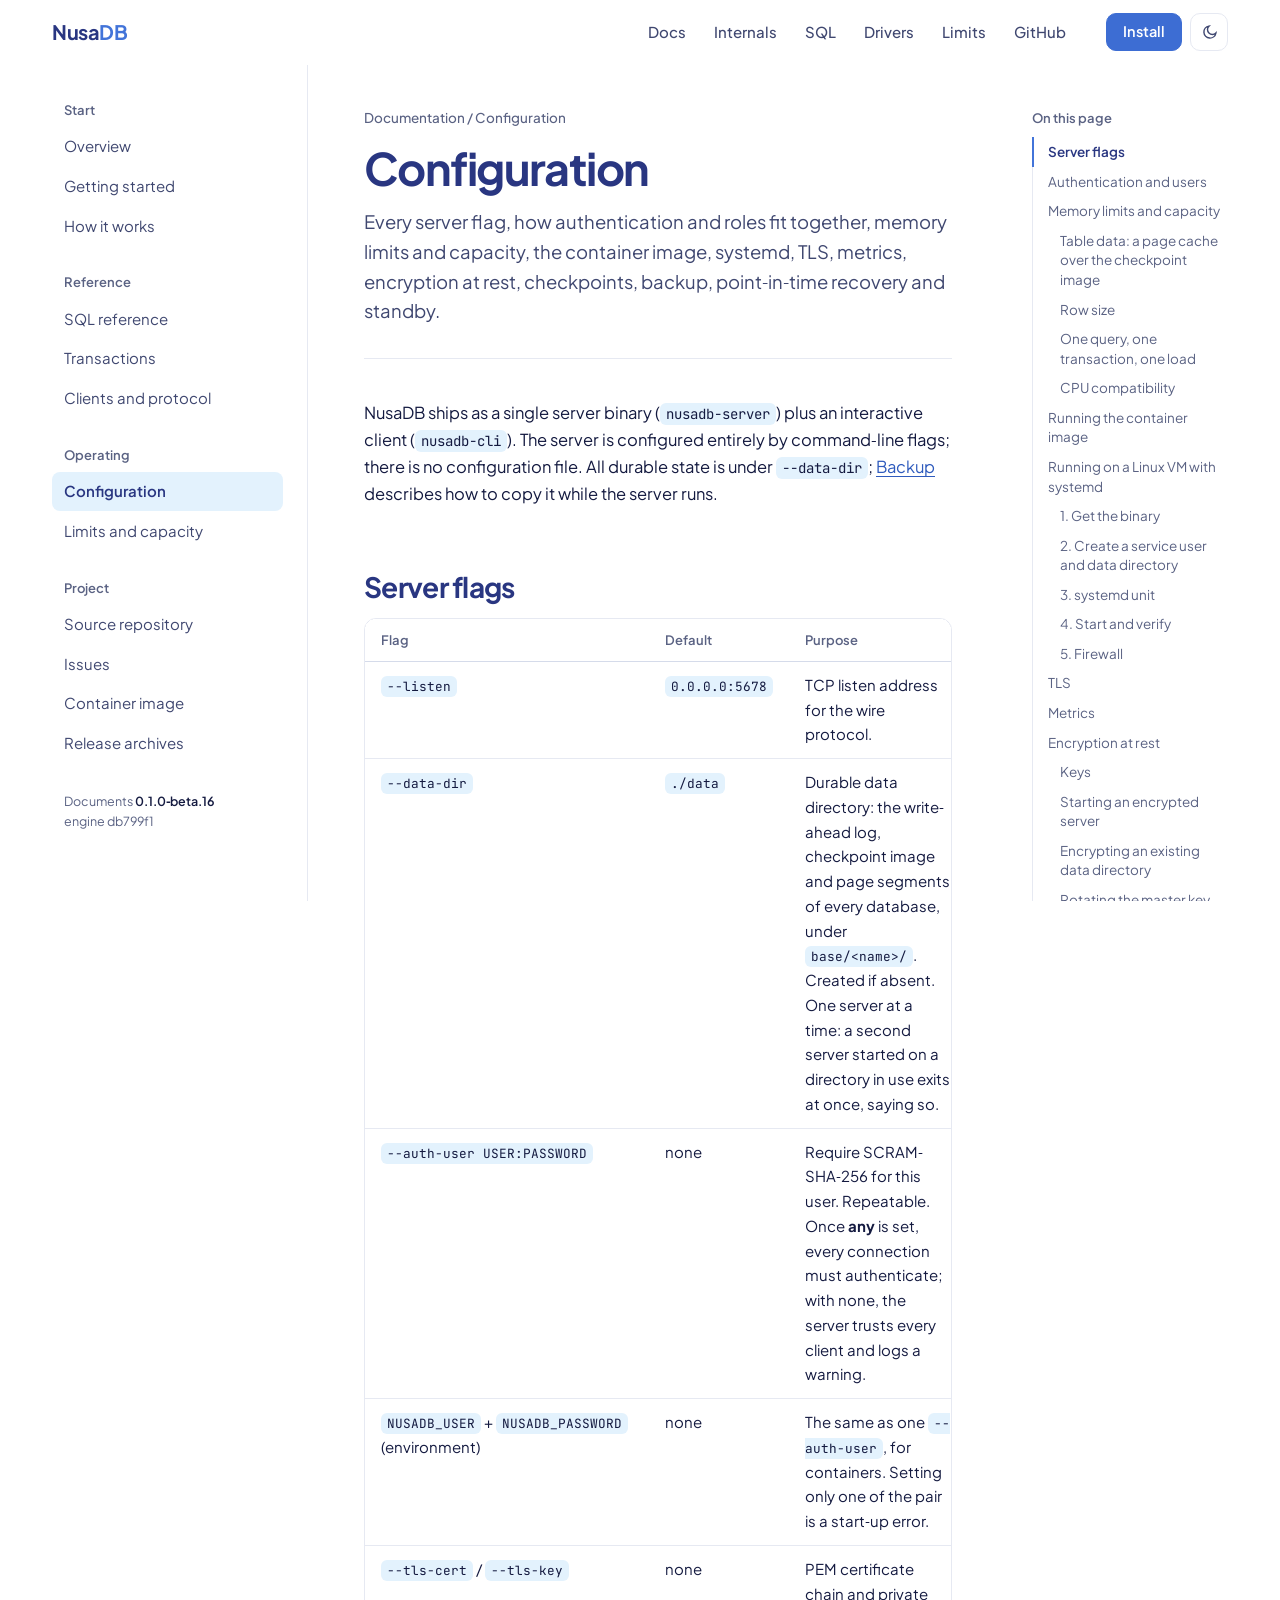
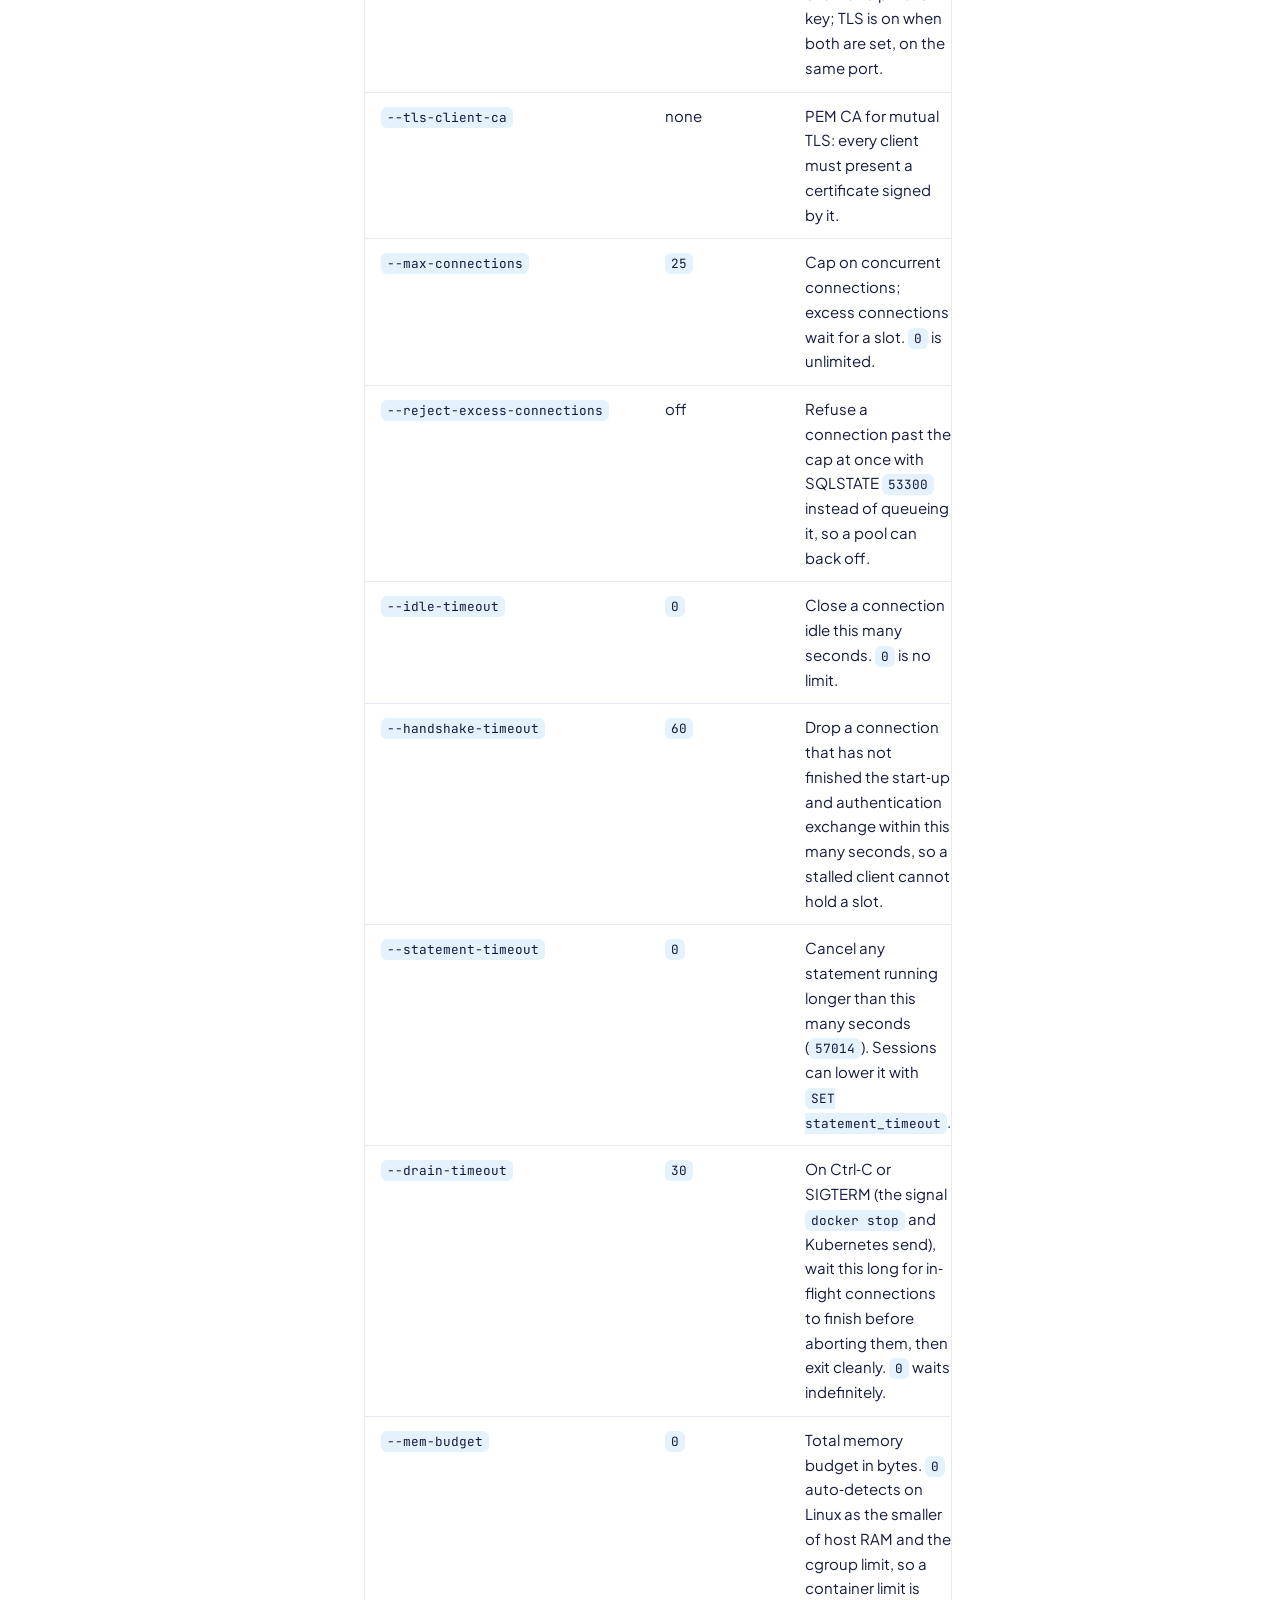
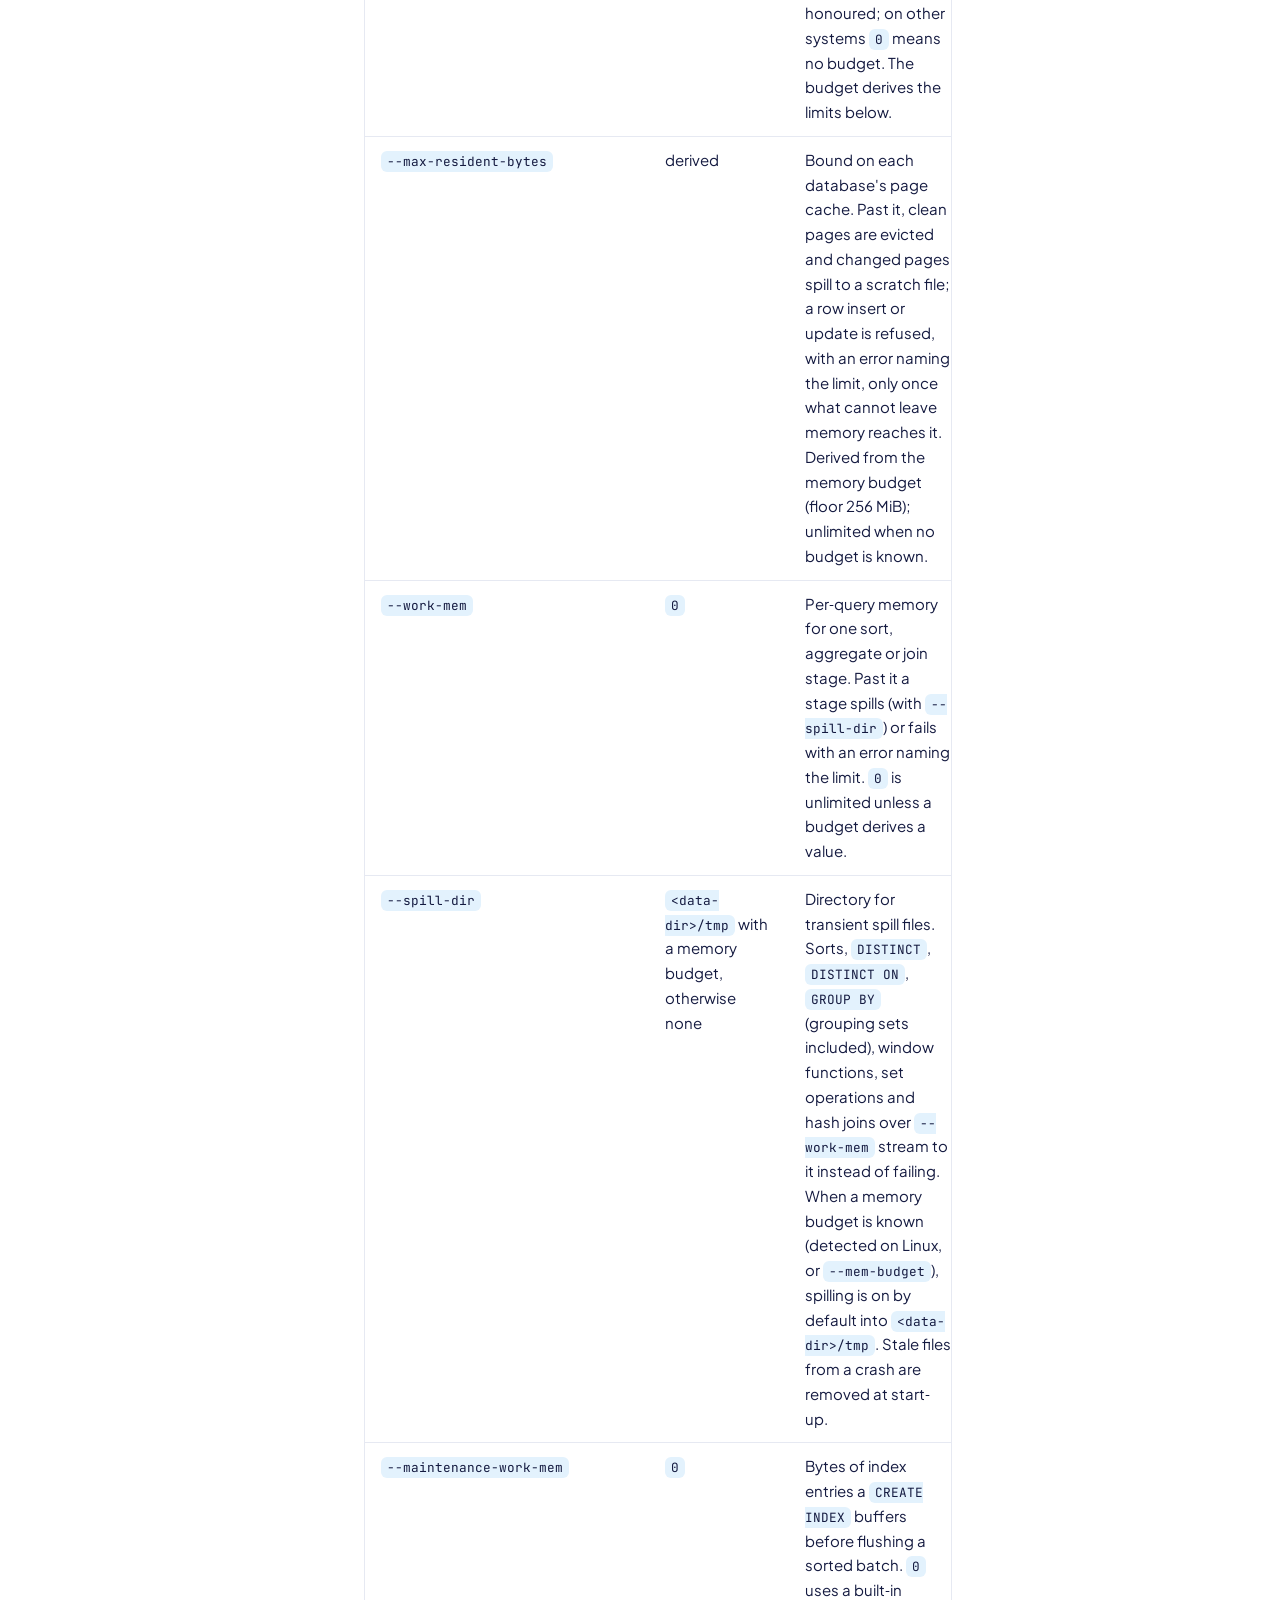
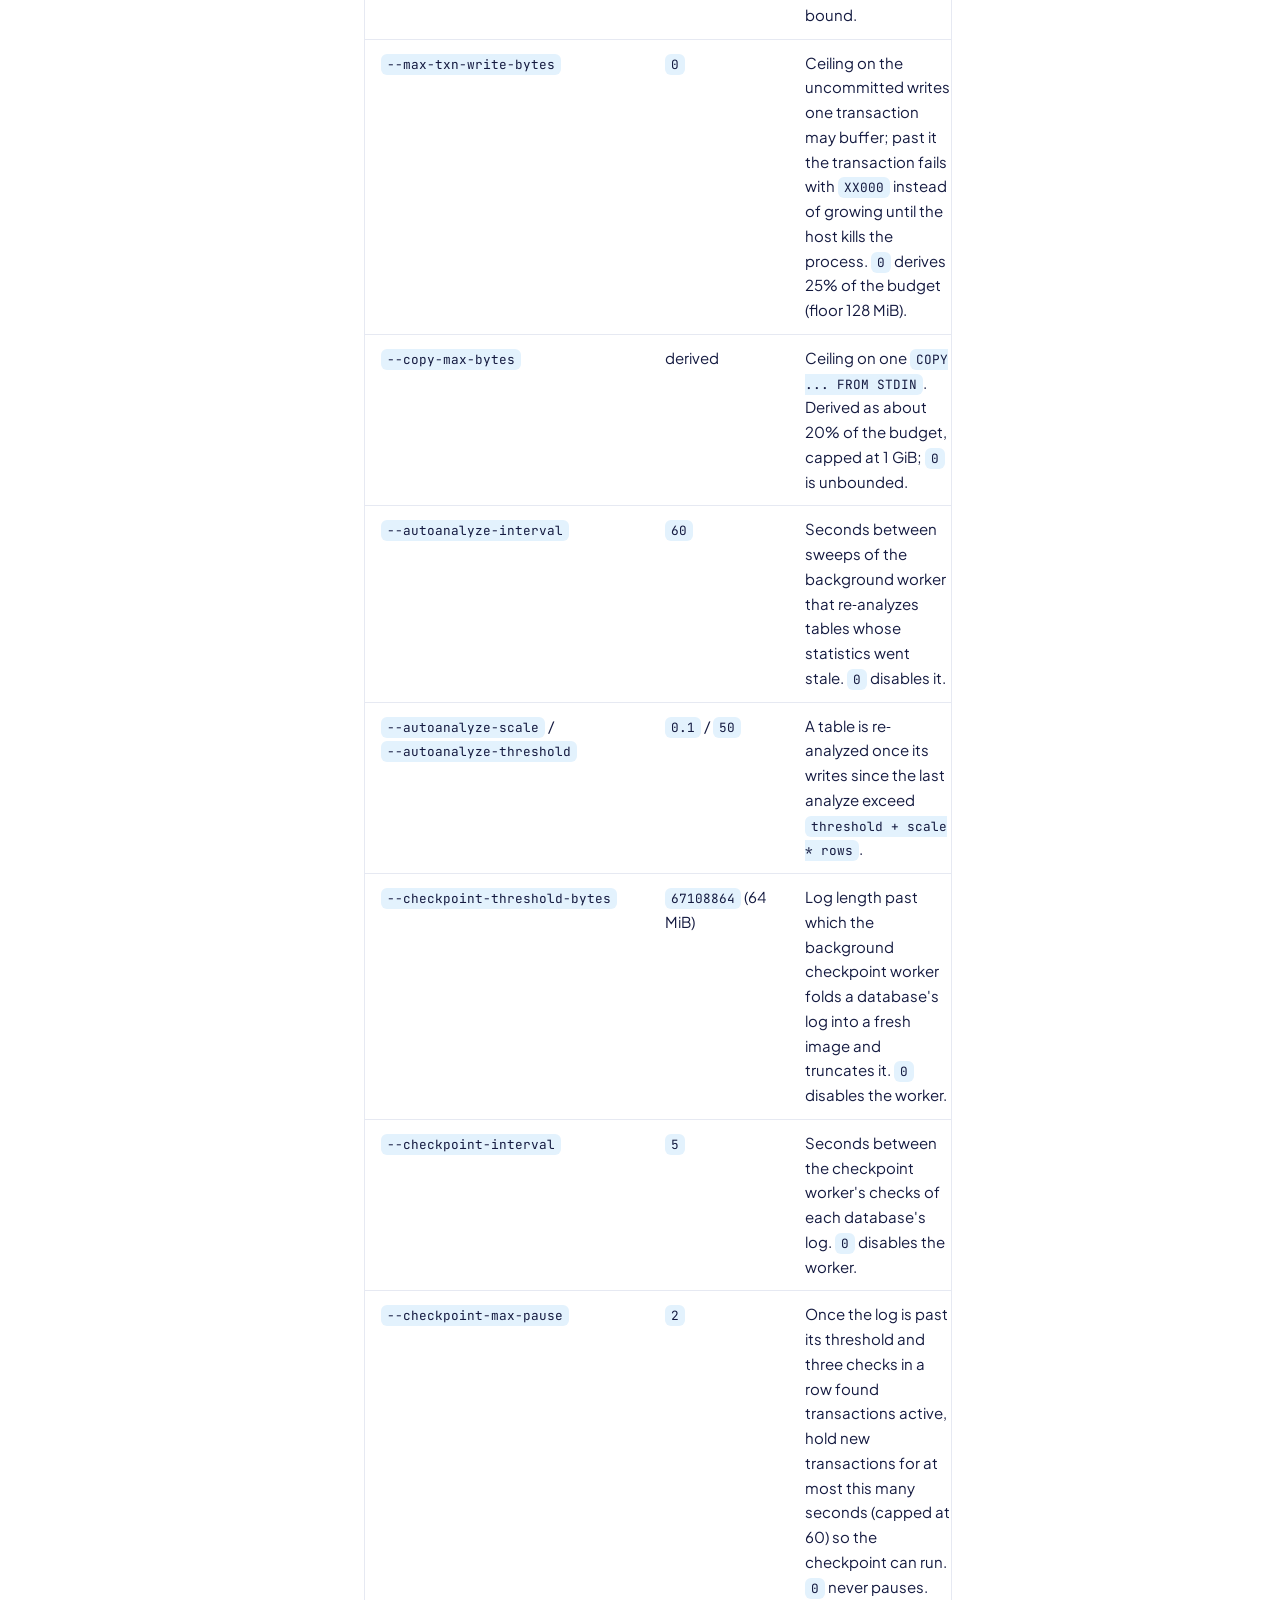
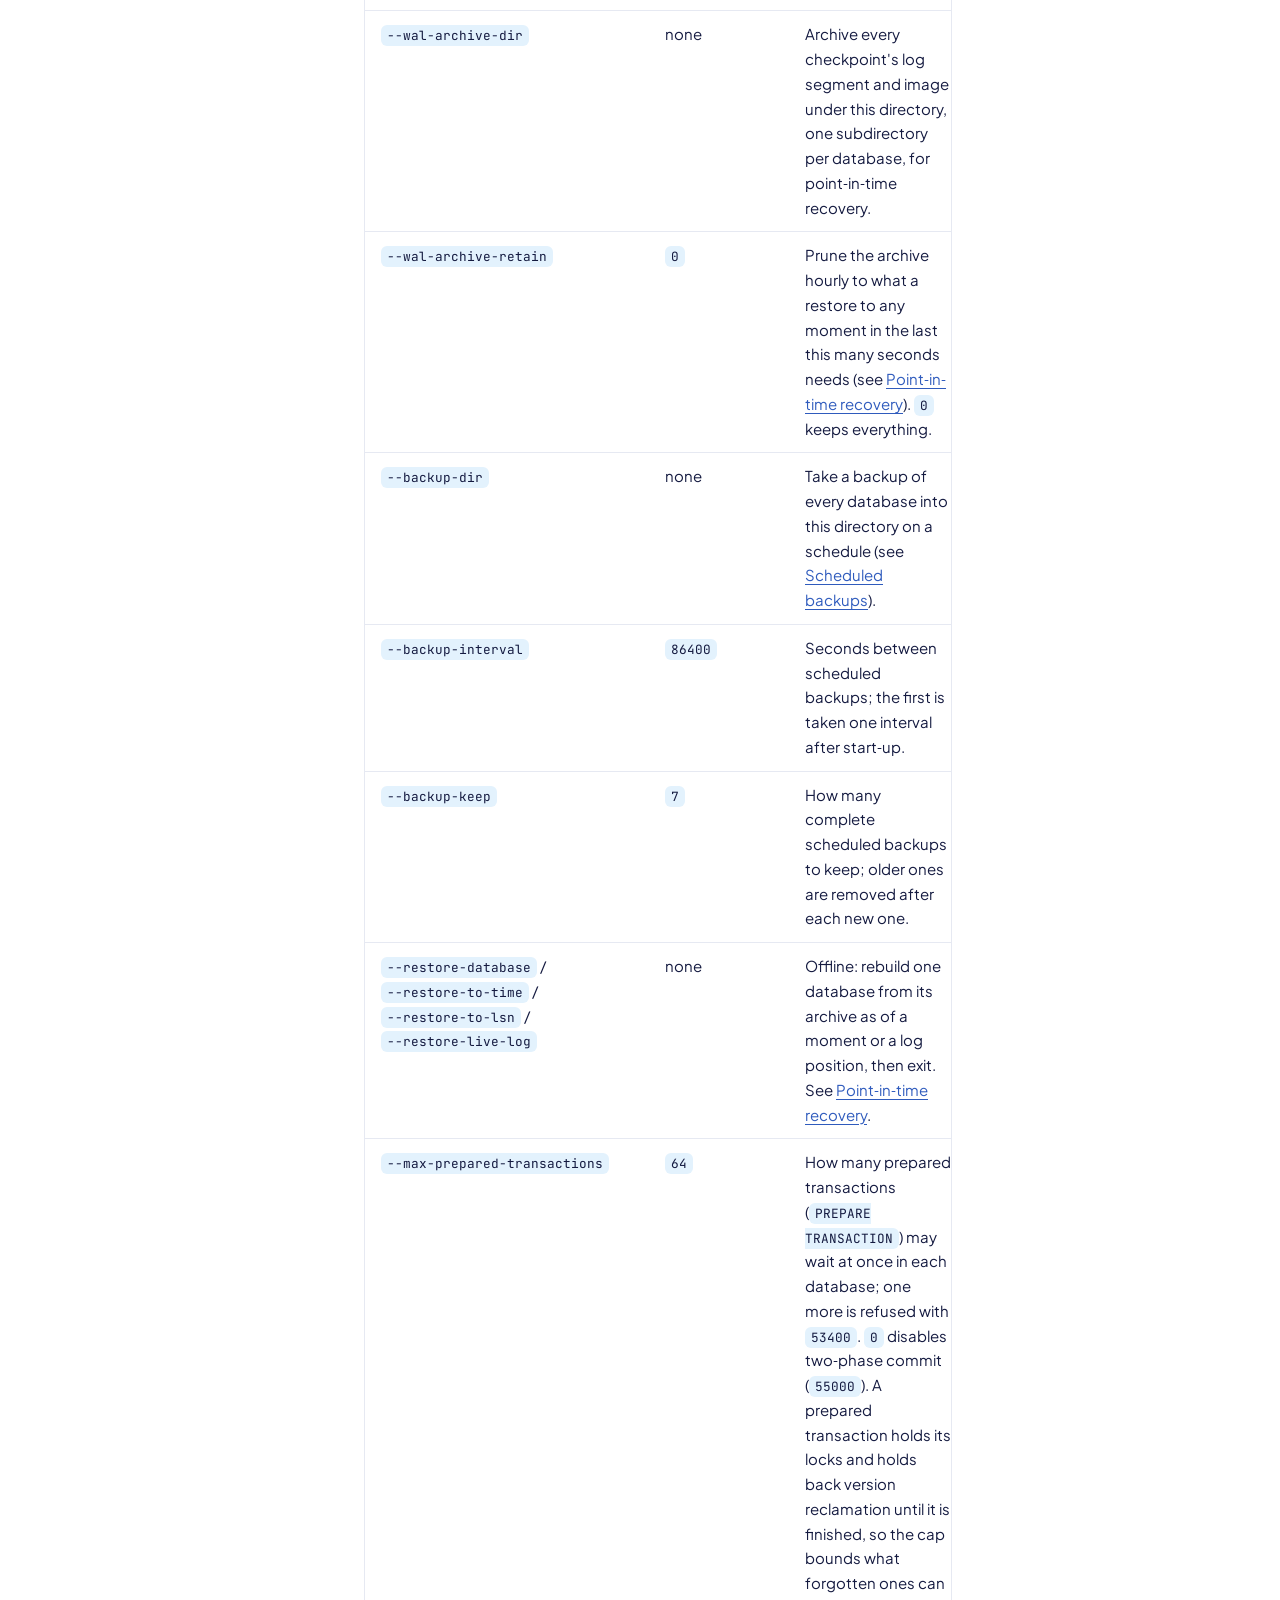
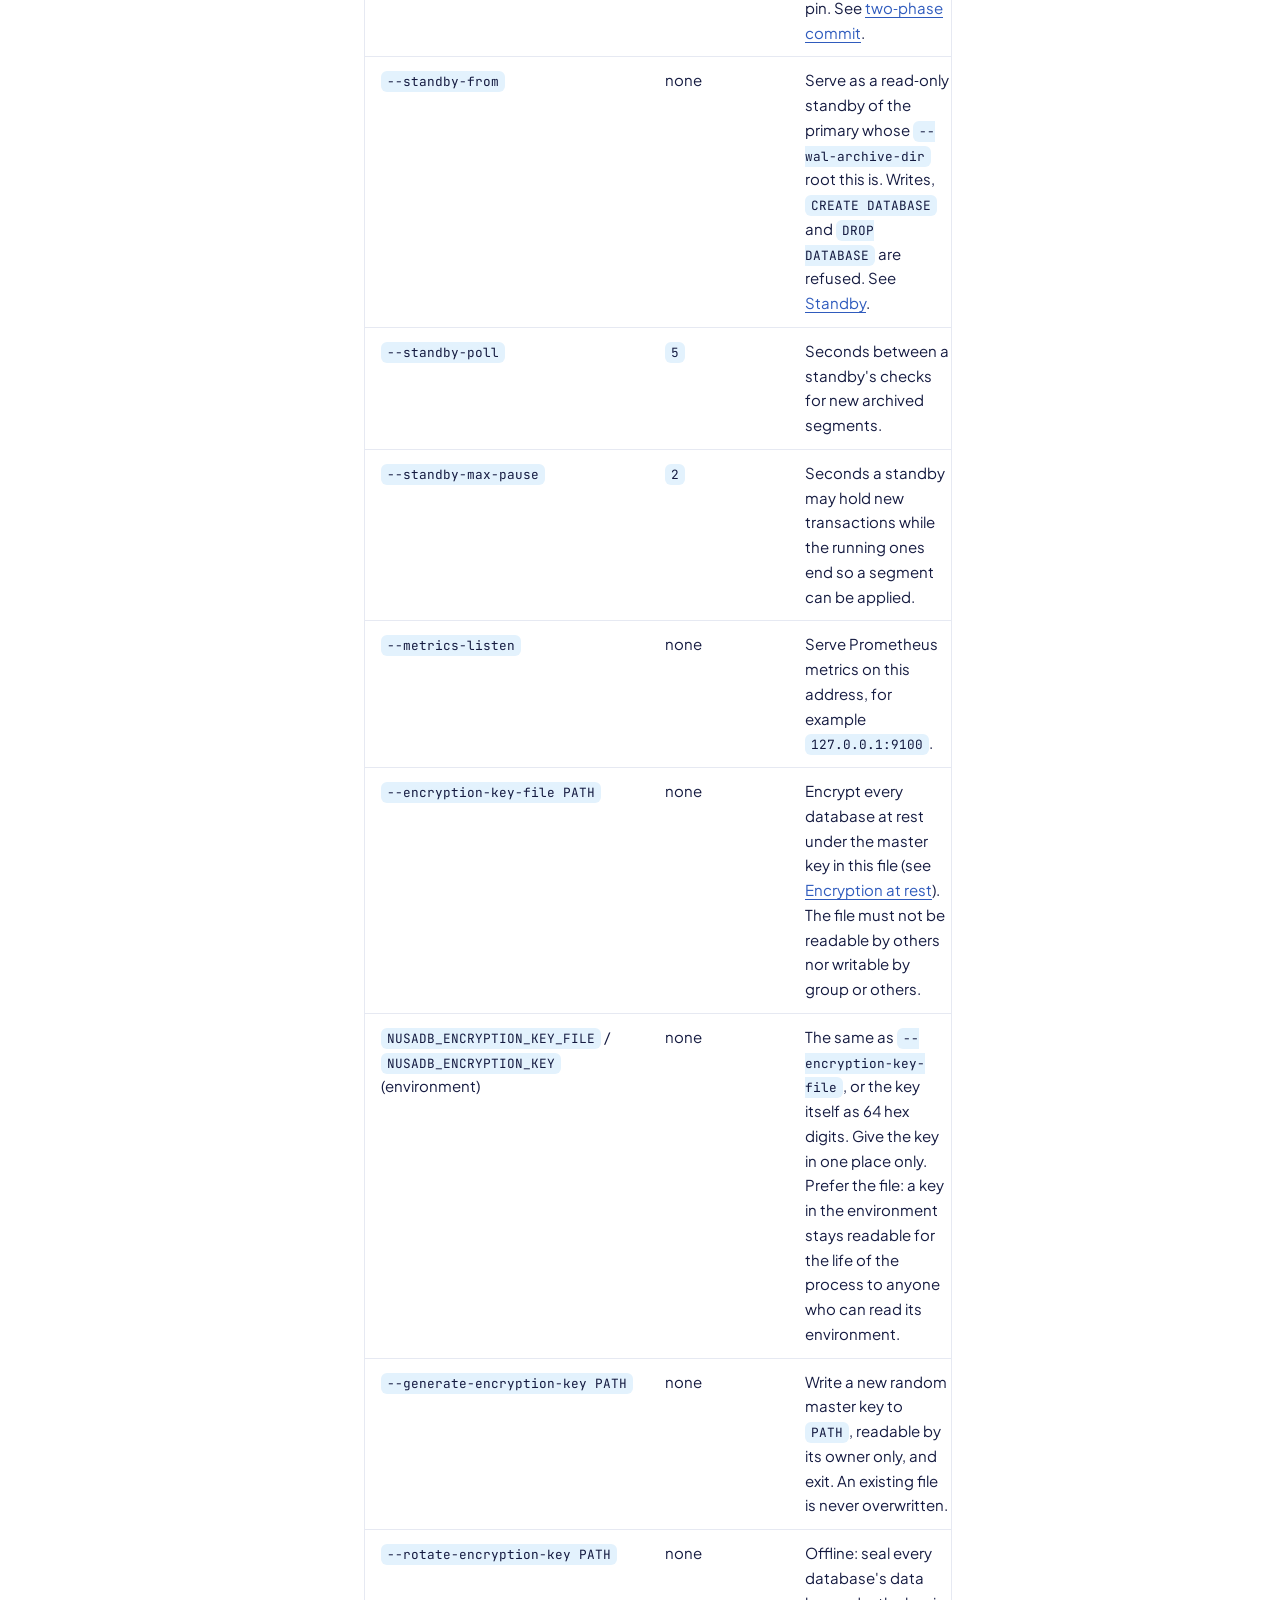
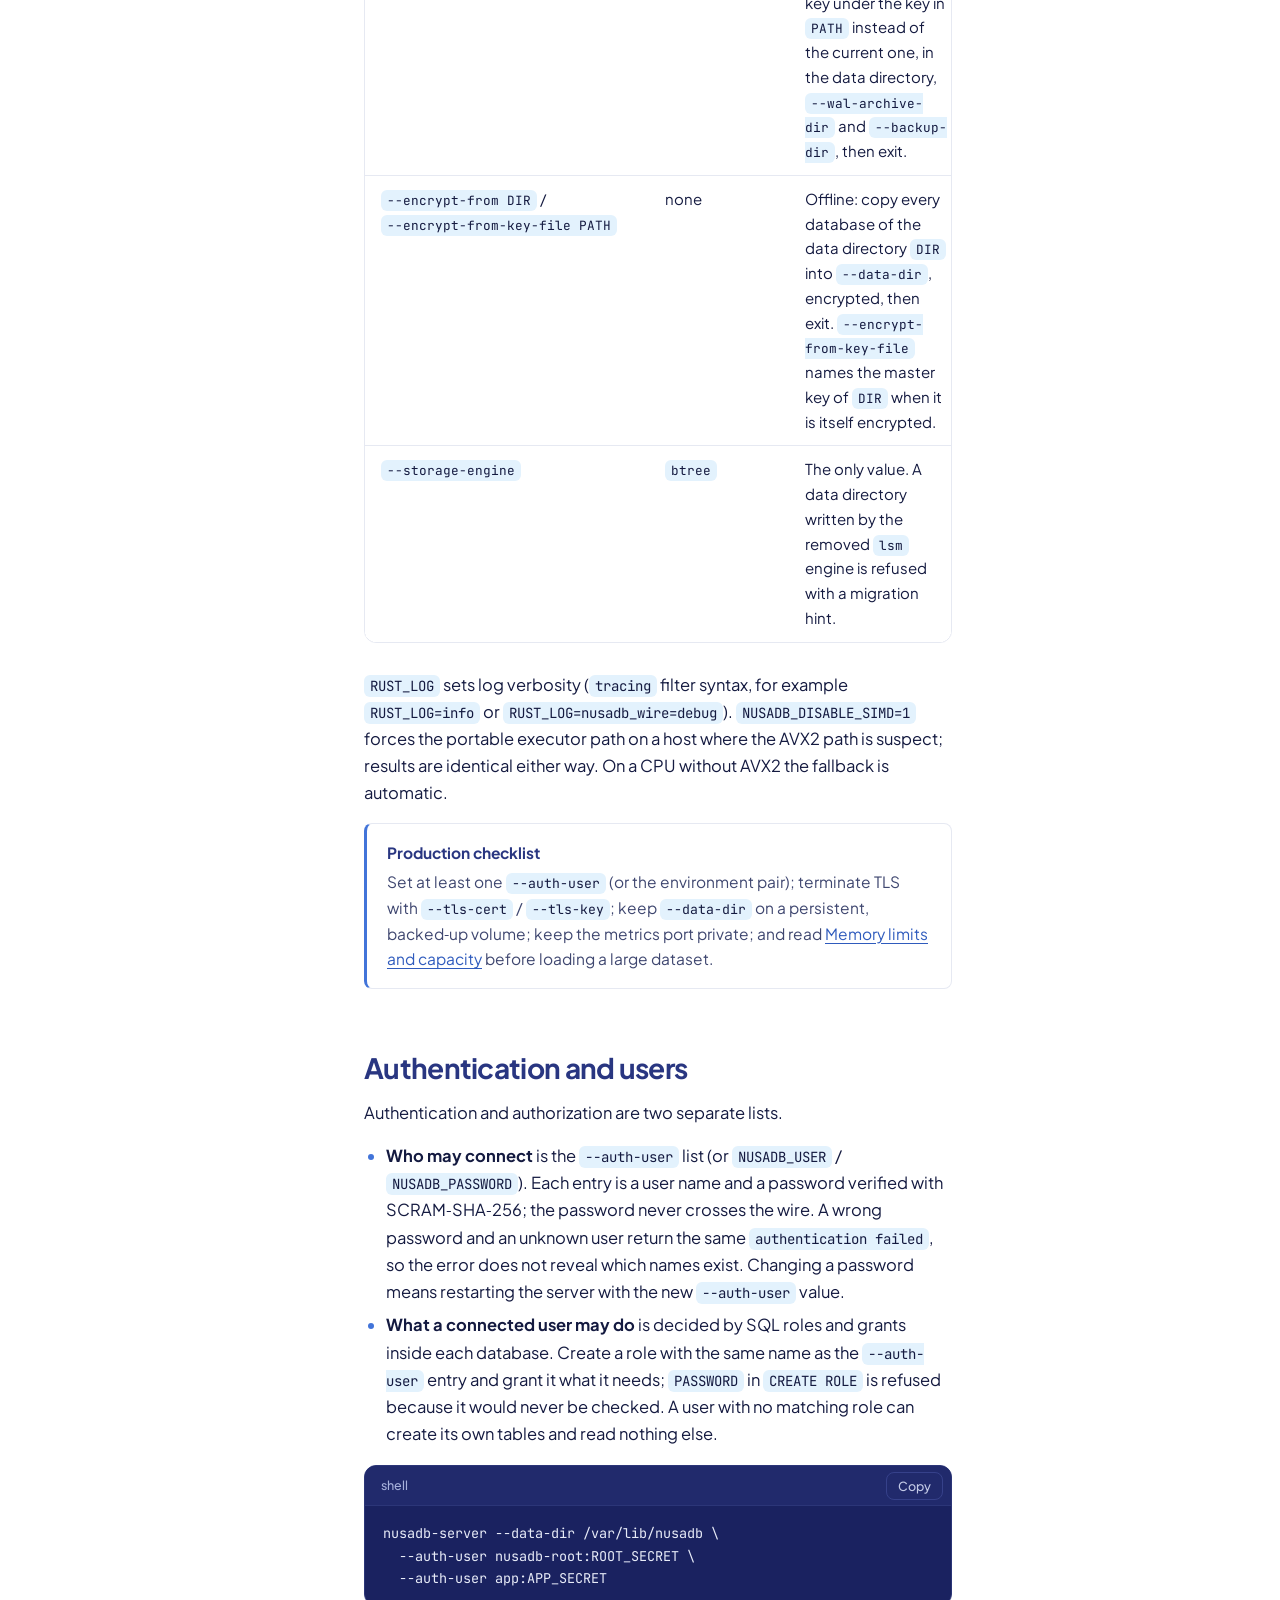
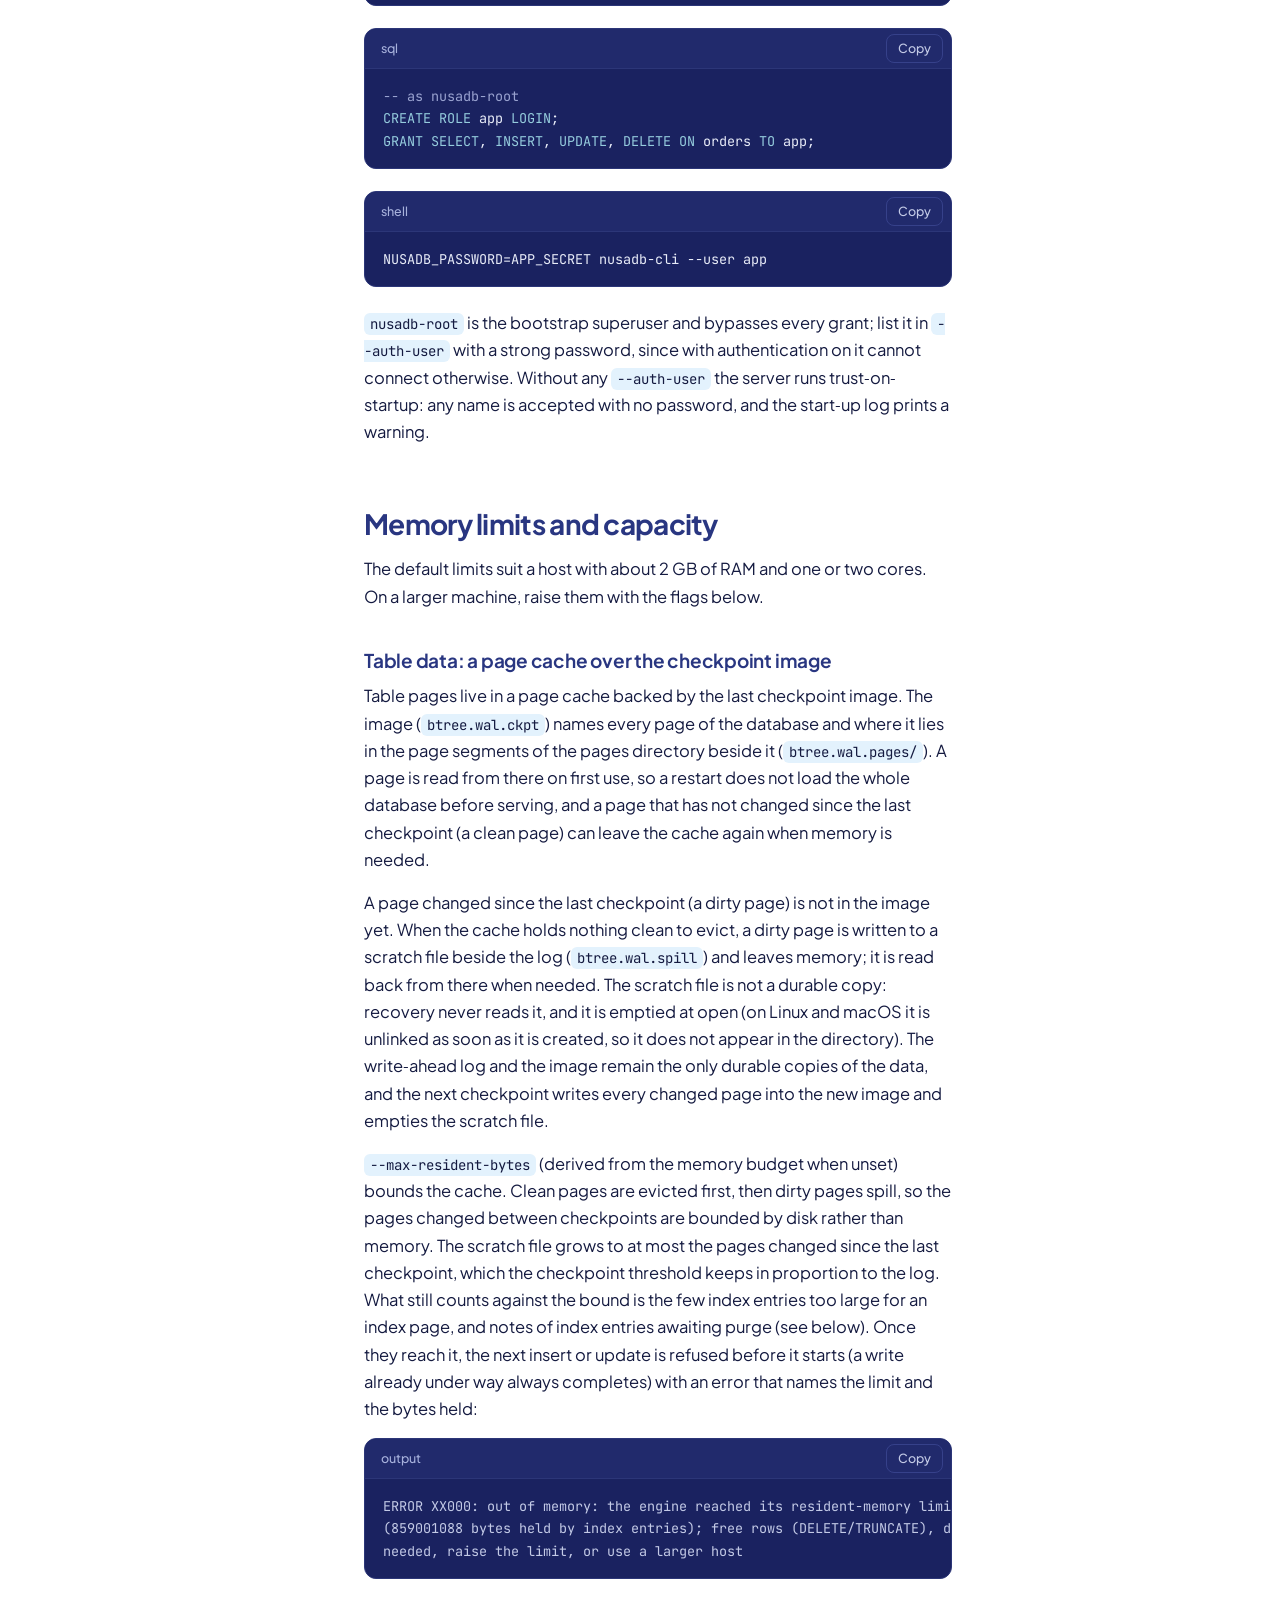
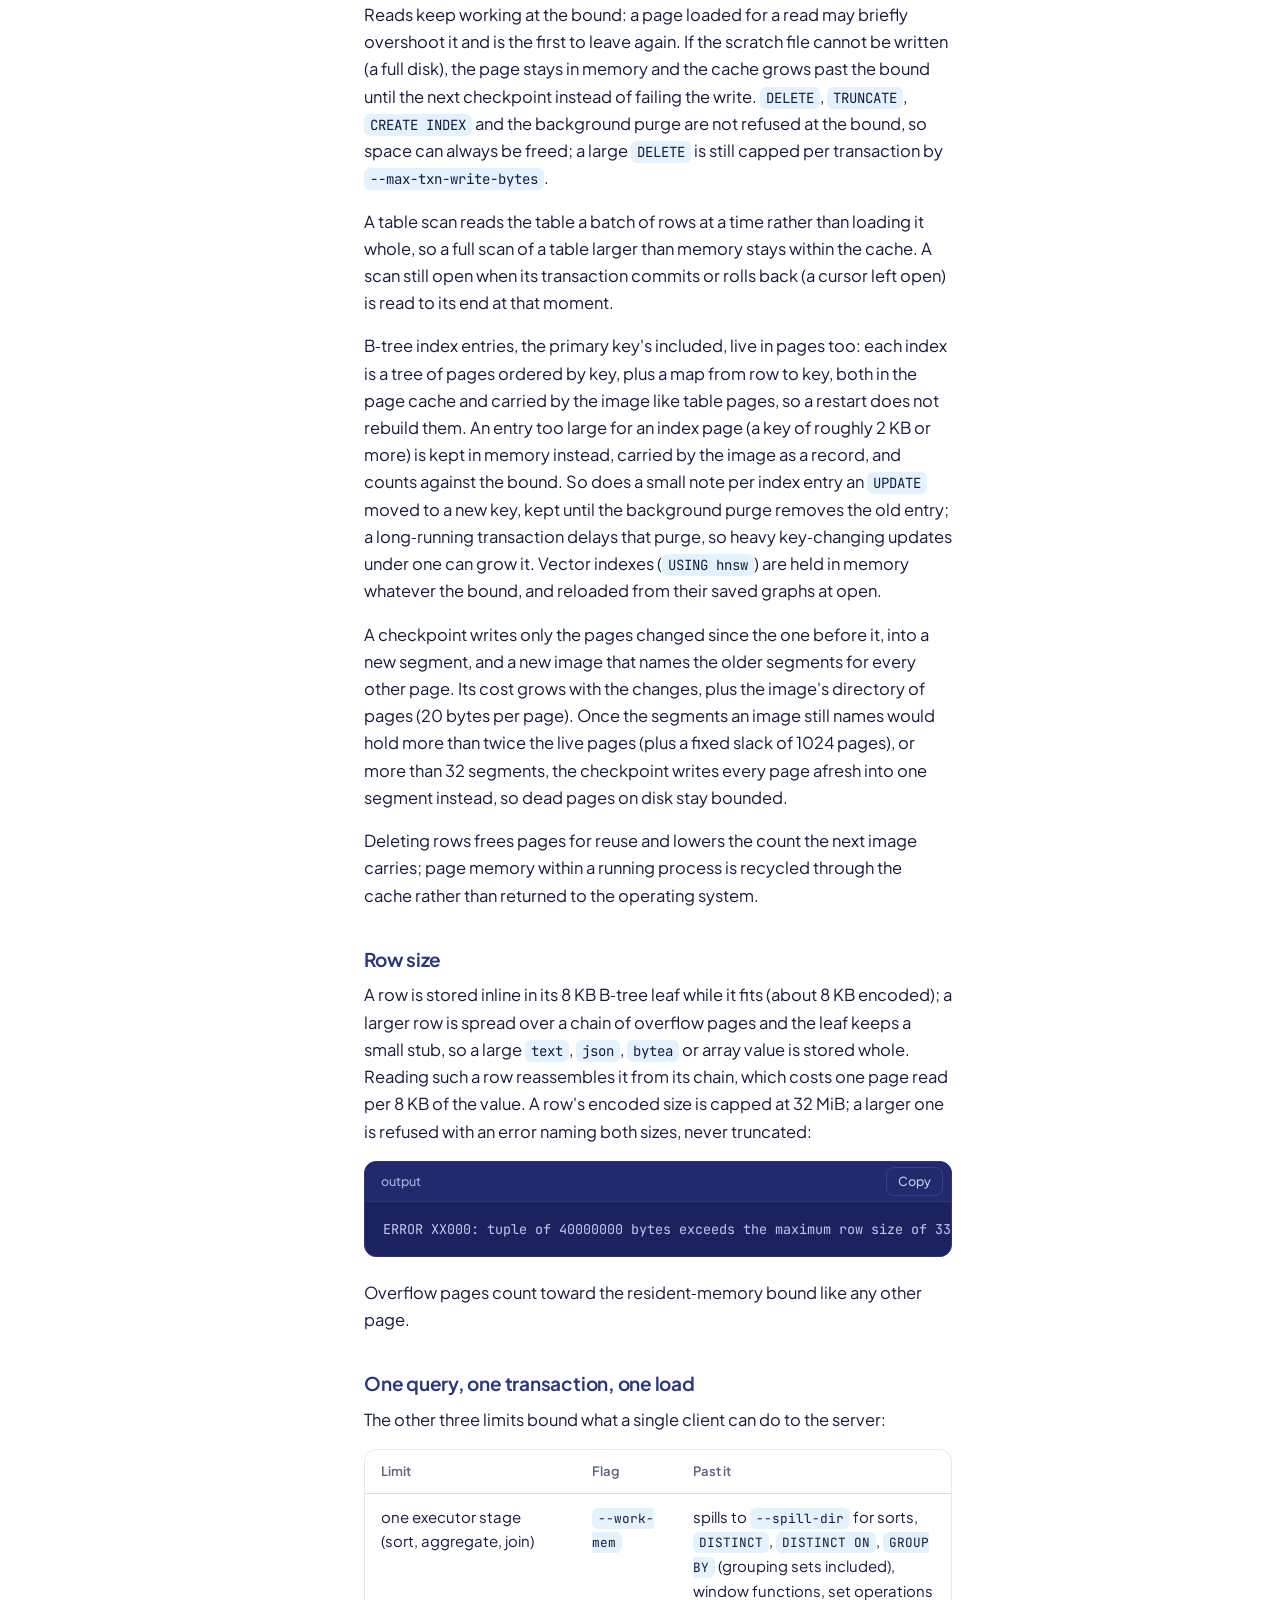
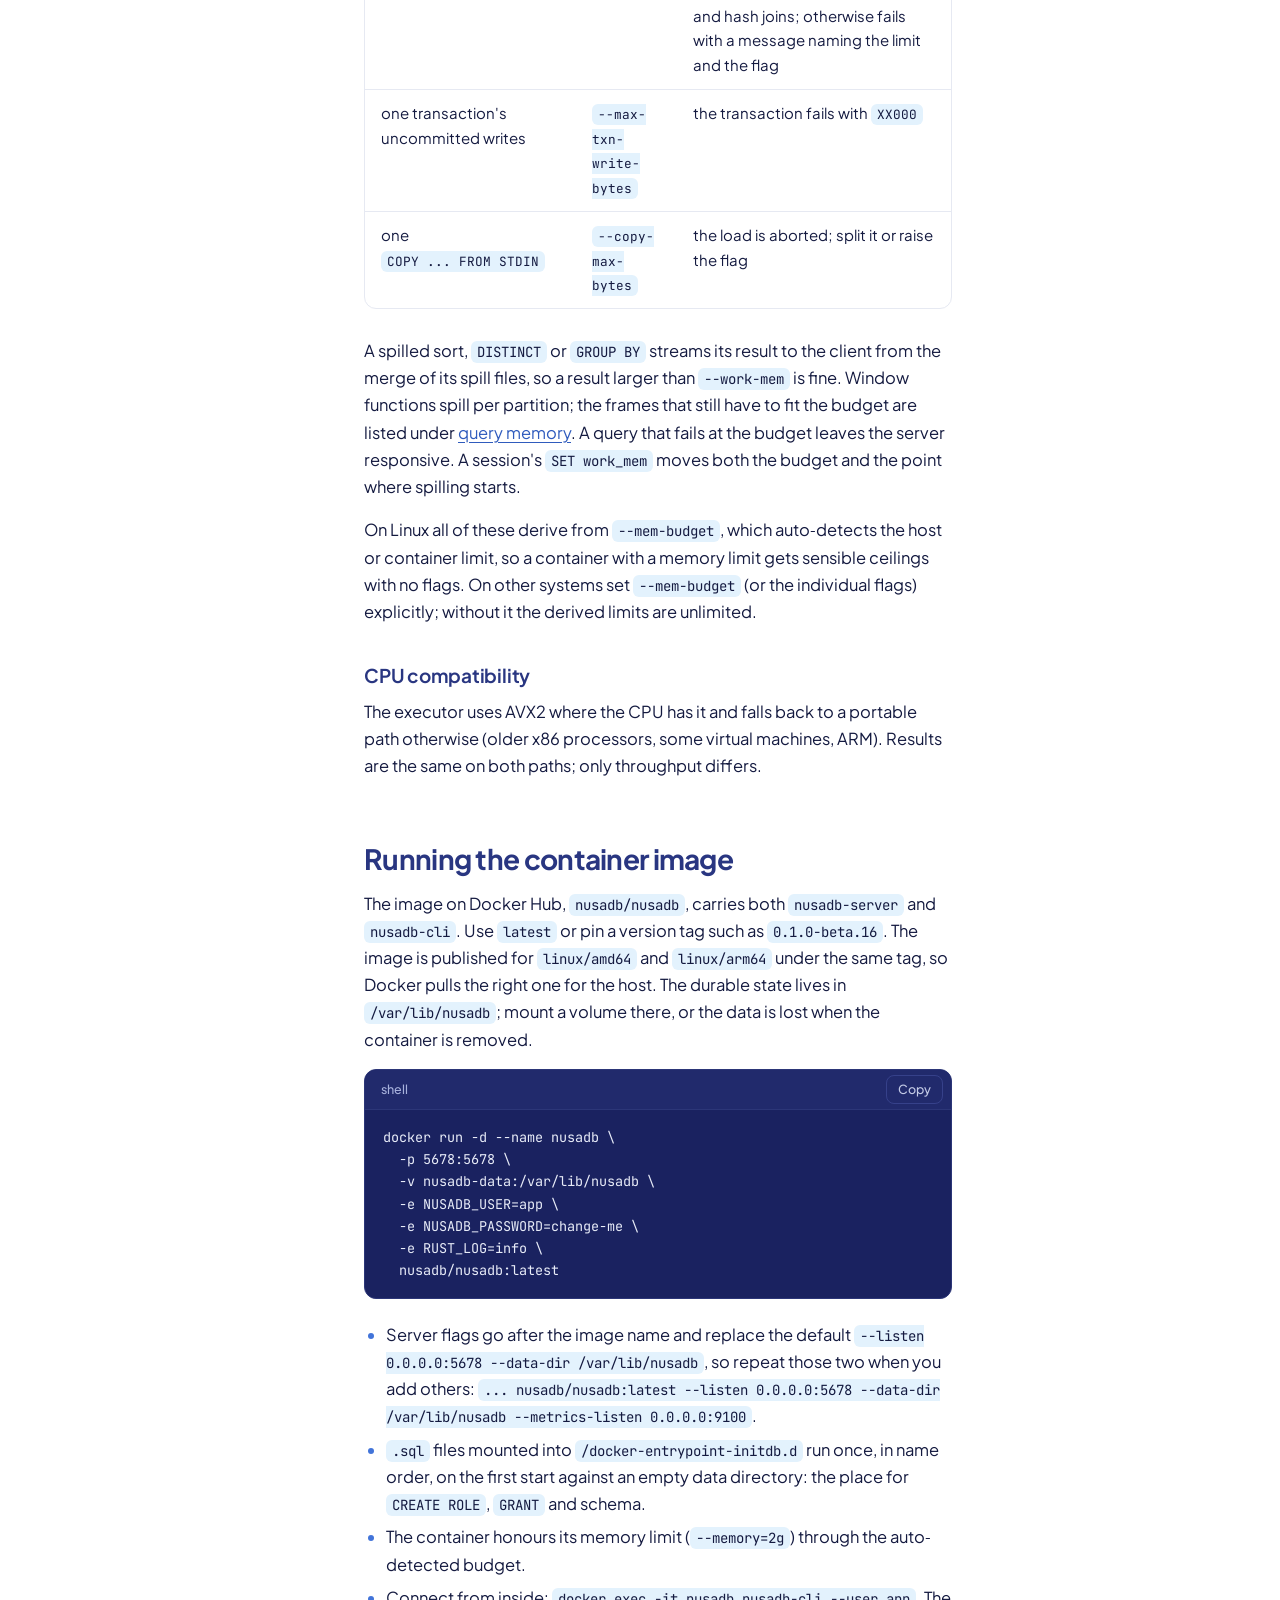
<file: docs/configuration.html>
<!DOCTYPE html>
<html lang="en">
<head>
<meta charset="utf-8" />
<meta name="viewport" content="width=device-width, initial-scale=1" />
<title>Configuration · NusaDB</title>
<meta name="description" content="NusaDB server flags, resource defaults, authentication and TLS, metrics, encryption at rest, running as a systemd service, checkpoints, backup, point-in-time recovery and a read-only standby." />
<meta name="theme-color" content="#ffffff" media="(prefers-color-scheme: light)" />
<meta name="theme-color" content="#0f1433" media="(prefers-color-scheme: dark)" />
<link rel="icon" type="image/svg+xml" href="data:image/svg+xml,%3Csvg xmlns='http://www.w3.org/2000/svg' viewBox='0 0 32 32'%3E%3Cpath d='M5 7.5v17.4c0 2.5 4.9 4.5 11 4.5s11-2 11-4.5V7.5z' fill='%23293681'/%3E%3Cpath d='M5 13.3c0 2.5 4.9 4.5 11 4.5s11-2 11-4.5M5 19.1c0 2.5 4.9 4.5 11 4.5s11-2 11-4.5' fill='none' stroke='%2395CCDD' stroke-width='1.7'/%3E%3Cellipse cx='16' cy='7.5' rx='11' ry='4.5' fill='%234274D9'/%3E%3C/svg%3E" />
<script>document.documentElement.classList.add("js");try{var t=localStorage.getItem("nusadb-theme");if(t==="light"||t==="dark")document.documentElement.setAttribute("data-theme",t)}catch(e){}</script>
<link rel="preconnect" href="https://fonts.googleapis.com" />
<link rel="preconnect" href="https://fonts.gstatic.com" crossorigin />
<link href="https://fonts.googleapis.com/css2?family=JetBrains+Mono:wght@400;500;600&amp;family=Plus+Jakarta+Sans:wght@400;500;600;700;800&amp;display=swap" rel="stylesheet" />
<link rel="stylesheet" href="../css/style.css?v=20261029r5" />
</head>
<body>
<a class="skip" href="#main">Skip to content</a>
<header class="masthead">
  <div class="wrap masthead-in">
    <a class="brand" href="../"><span>Nusa<b>DB</b></span></a>
    <nav class="mast-nav" id="mastNav" aria-label="Main"><ul><li><a href="./">Docs</a></li><li><a href="internals.html">Internals</a></li><li><a href="sql.html">SQL</a></li><li><a href="clients.html">Drivers</a></li><li><a href="limits.html">Limits</a></li><li><a href="https://github.com/nusadb/nusadb">GitHub</a></li></ul></nav>
    <div class="mast-tools">
      <a class="btn btn-primary mast-cta" href="../#install">Install</a>
      <button class="icon-btn" id="themeBtn" type="button" aria-label="Switch theme"></button>
      <button class="icon-btn burger" id="burger" type="button" aria-label="Menu" aria-expanded="false" aria-controls="mastNav">
        <svg width="18" height="18" viewBox="0 0 24 24" fill="none" stroke="currentColor" stroke-width="2" stroke-linecap="round"><path d="M3 6h18M3 12h18M3 18h18"/></svg>
      </button>
    </div>
  </div>
</header>
<div class="wrap">
  <div class="docs">
    <aside class="sidebar">
<button class="sidebar-toggle" type="button" aria-expanded="false" aria-controls="sidebarBody">
<span>Documentation menu</span>
<svg width="16" height="16" viewBox="0 0 24 24" fill="none" stroke="currentColor" stroke-width="2" stroke-linecap="round"><path d="m6 9 6 6 6-6"/></svg>
</button>
<div class="sidebar-body" id="sidebarBody">
<h4>Start</h4>
<ul>
<li><a href="./">Overview</a></li>
<li><a href="getting-started.html">Getting started</a></li>
<li><a href="internals.html">How it works</a></li>
</ul>
<h4>Reference</h4>
<ul>
<li><a href="sql.html">SQL reference</a></li>
<li><a href="transactions.html">Transactions</a></li>
<li><a href="clients.html">Clients and protocol</a></li>
</ul>
<h4>Operating</h4>
<ul>
<li><a href="configuration.html" aria-current="page">Configuration</a></li>
<li><a href="limits.html">Limits and capacity</a></li>
</ul>
<h4>Project</h4>
<ul>
<li><a href="https://github.com/nusadb/nusadb">Source repository</a></li>
<li><a href="https://github.com/nusadb/nusadb/issues">Issues</a></li>
<li><a href="https://hub.docker.com/r/nusadb/nusadb">Container image</a></li>
<li><a href="https://github.com/nusadb/nusadb/releases">Release archives</a></li>
</ul>
<p class="side-ver">Documents <b>0.1.0-beta.16</b><br />engine db799f1</p>
</div>
    </aside>
    <main class="prose" id="main">
      <p class="crumb"><a href="./">Documentation</a> / Configuration</p>
      <h1>Configuration</h1>
      <p class="summary">Every server flag, how authentication and roles fit together, memory limits and capacity, the container image, systemd, TLS, metrics, encryption at rest, checkpoints, backup, point-in-time recovery and standby.</p>

<p>NusaDB ships as a single server binary (<code>nusadb-server</code>) plus an interactive client (<code>nusadb-cli</code>). The server is configured entirely by command-line flags; there is no configuration file. All durable state is under <code>--data-dir</code>; <a href="#backup">Backup</a> describes how to copy it while the server runs.</p>
<h2 id="server-flags">Server flags</h2>
<div class="table-scroll"><table><thead><tr><th>Flag</th><th>Default</th><th>Purpose</th></tr></thead><tbody><tr><td><code>--listen</code></td><td><code>0.0.0.0:5678</code></td><td>TCP listen address for the wire protocol.</td></tr><tr><td><code>--data-dir</code></td><td><code>./data</code></td><td>Durable data directory: the write-ahead log, checkpoint image and page segments of every database, under <code>base/&lt;name&gt;/</code>. Created if absent. One server at a time: a second server started on a directory in use exits at once, saying so.</td></tr><tr><td><code>--auth-user USER:PASSWORD</code></td><td>none</td><td>Require SCRAM-SHA-256 for this user. Repeatable. Once <b>any</b> is set, every connection must authenticate; with none, the server trusts every client and logs a warning.</td></tr><tr><td><code>NUSADB_USER</code> + <code>NUSADB_PASSWORD</code> (environment)</td><td>none</td><td>The same as one <code>--auth-user</code>, for containers. Setting only one of the pair is a start-up error.</td></tr><tr><td><code>--tls-cert</code> / <code>--tls-key</code></td><td>none</td><td>PEM certificate chain and private key; TLS is on when both are set, on the same port.</td></tr><tr><td><code>--tls-client-ca</code></td><td>none</td><td>PEM CA for mutual TLS: every client must present a certificate signed by it.</td></tr><tr><td><code>--max-connections</code></td><td><code>25</code></td><td>Cap on concurrent connections; excess connections wait for a slot. <code>0</code> is unlimited.</td></tr><tr><td><code>--reject-excess-connections</code></td><td>off</td><td>Refuse a connection past the cap at once with SQLSTATE <code>53300</code> instead of queueing it, so a pool can back off.</td></tr><tr><td><code>--idle-timeout</code></td><td><code>0</code></td><td>Close a connection idle this many seconds. <code>0</code> is no limit.</td></tr><tr><td><code>--handshake-timeout</code></td><td><code>60</code></td><td>Drop a connection that has not finished the start-up and authentication exchange within this many seconds, so a stalled client cannot hold a slot.</td></tr><tr><td><code>--statement-timeout</code></td><td><code>0</code></td><td>Cancel any statement running longer than this many seconds (<code>57014</code>). Sessions can lower it with <code>SET statement_timeout</code>.</td></tr><tr><td><code>--drain-timeout</code></td><td><code>30</code></td><td>On Ctrl-C or SIGTERM (the signal <code>docker stop</code> and Kubernetes send), wait this long for in-flight connections to finish before aborting them, then exit cleanly. <code>0</code> waits indefinitely.</td></tr><tr><td><code>--mem-budget</code></td><td><code>0</code></td><td>Total memory budget in bytes. <code>0</code> auto-detects on Linux as the smaller of host RAM and the cgroup limit, so a container limit is honoured; on other systems <code>0</code> means no budget. The budget derives the limits below.</td></tr><tr><td><code>--max-resident-bytes</code></td><td>derived</td><td>Bound on each database's page cache. Past it, clean pages are evicted and changed pages spill to a scratch file; a row insert or update is refused, with an error naming the limit, only once what cannot leave memory reaches it. Derived from the memory budget (floor 256 MiB); unlimited when no budget is known.</td></tr><tr><td><code>--work-mem</code></td><td><code>0</code></td><td>Per-query memory for one sort, aggregate or join stage. Past it a stage spills (with <code>--spill-dir</code>) or fails with an error naming the limit. <code>0</code> is unlimited unless a budget derives a value.</td></tr><tr><td><code>--spill-dir</code></td><td><code>&lt;data-dir&gt;/tmp</code> with a memory budget, otherwise none</td><td>Directory for transient spill files. Sorts, <code>DISTINCT</code>, <code>DISTINCT ON</code>, <code>GROUP BY</code> (grouping sets included), window functions, set operations and hash joins over <code>--work-mem</code> stream to it instead of failing. When a memory budget is known (detected on Linux, or <code>--mem-budget</code>), spilling is on by default into <code>&lt;data-dir&gt;/tmp</code>. Stale files from a crash are removed at start-up.</td></tr><tr><td><code>--maintenance-work-mem</code></td><td><code>0</code></td><td>Bytes of index entries a <code>CREATE INDEX</code> buffers before flushing a sorted batch. <code>0</code> uses a built-in bound.</td></tr><tr><td><code>--max-txn-write-bytes</code></td><td><code>0</code></td><td>Ceiling on the uncommitted writes one transaction may buffer; past it the transaction fails with <code>XX000</code> instead of growing until the host kills the process. <code>0</code> derives 25% of the budget (floor 128 MiB).</td></tr><tr><td><code>--copy-max-bytes</code></td><td>derived</td><td>Ceiling on one <code>COPY ... FROM STDIN</code>. Derived as about 20% of the budget, capped at 1 GiB; <code>0</code> is unbounded.</td></tr><tr><td><code>--autoanalyze-interval</code></td><td><code>60</code></td><td>Seconds between sweeps of the background worker that re-analyzes tables whose statistics went stale. <code>0</code> disables it.</td></tr><tr><td><code>--autoanalyze-scale</code> / <code>--autoanalyze-threshold</code></td><td><code>0.1</code> / <code>50</code></td><td>A table is re-analyzed once its writes since the last analyze exceed <code>threshold + scale * rows</code>.</td></tr><tr><td><code>--checkpoint-threshold-bytes</code></td><td><code>67108864</code> (64 MiB)</td><td>Log length past which the background checkpoint worker folds a database's log into a fresh image and truncates it. <code>0</code> disables the worker.</td></tr><tr><td><code>--checkpoint-interval</code></td><td><code>5</code></td><td>Seconds between the checkpoint worker's checks of each database's log. <code>0</code> disables the worker.</td></tr><tr><td><code>--checkpoint-max-pause</code></td><td><code>2</code></td><td>Once the log is past its threshold and three checks in a row found transactions active, hold new transactions for at most this many seconds (capped at 60) so the checkpoint can run. <code>0</code> never pauses.</td></tr><tr><td><code>--wal-archive-dir</code></td><td>none</td><td>Archive every checkpoint's log segment and image under this directory, one subdirectory per database, for point-in-time recovery.</td></tr><tr><td><code>--wal-archive-retain</code></td><td><code>0</code></td><td>Prune the archive hourly to what a restore to any moment in the last this many seconds needs (see <a href="#point-in-time-recovery">Point-in-time recovery</a>). <code>0</code> keeps everything.</td></tr><tr><td><code>--backup-dir</code></td><td>none</td><td>Take a backup of every database into this directory on a schedule (see <a href="#scheduled-backups">Scheduled backups</a>).</td></tr><tr><td><code>--backup-interval</code></td><td><code>86400</code></td><td>Seconds between scheduled backups; the first is taken one interval after start-up.</td></tr><tr><td><code>--backup-keep</code></td><td><code>7</code></td><td>How many complete scheduled backups to keep; older ones are removed after each new one.</td></tr><tr><td><code>--restore-database</code> / <code>--restore-to-time</code> / <code>--restore-to-lsn</code> / <code>--restore-live-log</code></td><td>none</td><td>Offline: rebuild one database from its archive as of a moment or a log position, then exit. See <a href="#point-in-time-recovery">Point-in-time recovery</a>.</td></tr><tr><td><code>--max-prepared-transactions</code></td><td><code>64</code></td><td>How many prepared transactions (<code>PREPARE TRANSACTION</code>) may wait at once in each database; one more is refused with <code>53400</code>. <code>0</code> disables two-phase commit (<code>55000</code>). A prepared transaction holds its locks and holds back version reclamation until it is finished, so the cap bounds what forgotten ones can pin. See <a href="transactions.html#two-phase-commit">two-phase commit</a>.</td></tr><tr><td><code>--standby-from</code></td><td>none</td><td>Serve as a read-only standby of the primary whose <code>--wal-archive-dir</code> root this is. Writes, <code>CREATE DATABASE</code> and <code>DROP DATABASE</code> are refused. See <a href="#standby-log-shipping">Standby</a>.</td></tr><tr><td><code>--standby-poll</code></td><td><code>5</code></td><td>Seconds between a standby's checks for new archived segments.</td></tr><tr><td><code>--standby-max-pause</code></td><td><code>2</code></td><td>Seconds a standby may hold new transactions while the running ones end so a segment can be applied.</td></tr><tr><td><code>--metrics-listen</code></td><td>none</td><td>Serve Prometheus metrics on this address, for example <code>127.0.0.1:9100</code>.</td></tr><tr><td><code>--encryption-key-file PATH</code></td><td>none</td><td>Encrypt every database at rest under the master key in this file (see <a href="#encryption-at-rest">Encryption at rest</a>). The file must not be readable by others nor writable by group or others.</td></tr><tr><td><code>NUSADB_ENCRYPTION_KEY_FILE</code> / <code>NUSADB_ENCRYPTION_KEY</code> (environment)</td><td>none</td><td>The same as <code>--encryption-key-file</code>, or the key itself as 64 hex digits. Give the key in one place only. Prefer the file: a key in the environment stays readable for the life of the process to anyone who can read its environment.</td></tr><tr><td><code>--generate-encryption-key PATH</code></td><td>none</td><td>Write a new random master key to <code>PATH</code>, readable by its owner only, and exit. An existing file is never overwritten.</td></tr><tr><td><code>--rotate-encryption-key PATH</code></td><td>none</td><td>Offline: seal every database's data key under the key in <code>PATH</code> instead of the current one, in the data directory, <code>--wal-archive-dir</code> and <code>--backup-dir</code>, then exit.</td></tr><tr><td><code>--encrypt-from DIR</code> / <code>--encrypt-from-key-file PATH</code></td><td>none</td><td>Offline: copy every database of the data directory <code>DIR</code> into <code>--data-dir</code>, encrypted, then exit. <code>--encrypt-from-key-file</code> names the master key of <code>DIR</code> when it is itself encrypted.</td></tr><tr><td><code>--storage-engine</code></td><td><code>btree</code></td><td>The only value. A data directory written by the removed <code>lsm</code> engine is refused with a migration hint.</td></tr></tbody></table></div>
<p><code>RUST_LOG</code> sets log verbosity (<code>tracing</code> filter syntax, for example <code>RUST_LOG=info</code> or <code>RUST_LOG=nusadb_wire=debug</code>). <code>NUSADB_DISABLE_SIMD=1</code> forces the portable executor path on a host where the AVX2 path is suspect; results are identical either way. On a CPU without AVX2 the fallback is automatic.</p>
<div class="note"><b>Production checklist</b><p>Set at least one <code>--auth-user</code> (or the environment pair); terminate TLS with <code>--tls-cert</code> / <code>--tls-key</code>; keep <code>--data-dir</code> on a persistent, backed-up volume; keep the metrics port private; and read <a href="#memory-limits-and-capacity">Memory limits and capacity</a> before loading a large dataset.</p></div>
<h2 id="authentication-and-users">Authentication and users</h2>
<p>Authentication and authorization are two separate lists.</p>
<ul><li><b>Who may connect</b> is the <code>--auth-user</code> list (or <code>NUSADB_USER</code> / <code>NUSADB_PASSWORD</code>). Each entry is a user name and a password verified with SCRAM-SHA-256; the password never crosses the wire. A wrong password and an unknown user return the same <code>authentication failed</code>, so the error does not reveal which names exist. Changing a password means restarting the server with the new <code>--auth-user</code> value.</li><li><b>What a connected user may do</b> is decided by SQL roles and grants inside each database. Create a role with the same name as the <code>--auth-user</code> entry and grant it what it needs; <code>PASSWORD</code> in <code>CREATE ROLE</code> is refused because it would never be checked. A user with no matching role can create its own tables and read nothing else.</li></ul>
<div class="code"><div class="code-bar"><span>shell</span><button class="copy" type="button"><em>Copy</em></button></div>
<pre>nusadb-server --data-dir /var/lib/nusadb \
  --auth-user nusadb-root:ROOT_SECRET \
  --auth-user app:APP_SECRET</pre></div>
<div class="code"><div class="code-bar"><span>sql</span><button class="copy" type="button"><em>Copy</em></button></div>
<pre><span class="c">-- as nusadb-root</span>
<span class="k">CREATE</span> <span class="k">ROLE</span> app <span class="k">LOGIN</span>;
<span class="k">GRANT</span> <span class="k">SELECT</span>, <span class="k">INSERT</span>, <span class="k">UPDATE</span>, <span class="k">DELETE</span> <span class="k">ON</span> orders <span class="k">TO</span> app;</pre></div>
<div class="code"><div class="code-bar"><span>shell</span><button class="copy" type="button"><em>Copy</em></button></div>
<pre>NUSADB_PASSWORD=APP_SECRET nusadb-cli --user app</pre></div>
<p><code>nusadb-root</code> is the bootstrap superuser and bypasses every grant; list it in <code>--auth-user</code> with a strong password, since with authentication on it cannot connect otherwise. Without any <code>--auth-user</code> the server runs trust-on-startup: any name is accepted with no password, and the start-up log prints a warning.</p>
<h2 id="memory-limits-and-capacity">Memory limits and capacity</h2>
<p>The default limits suit a host with about 2 GB of RAM and one or two cores. On a larger machine, raise them with the flags below.</p>
<h3 id="table-data-a-page-cache-over-the-checkpoint-image">Table data: a page cache over the checkpoint image</h3>
<p>Table pages live in a page cache backed by the last checkpoint image. The image (<code>btree.wal.ckpt</code>) names every page of the database and where it lies in the page segments of the pages directory beside it (<code>btree.wal.pages/</code>). A page is read from there on first use, so a restart does not load the whole database before serving, and a page that has not changed since the last checkpoint (a clean page) can leave the cache again when memory is needed.</p>
<p>A page changed since the last checkpoint (a dirty page) is not in the image yet. When the cache holds nothing clean to evict, a dirty page is written to a scratch file beside the log (<code>btree.wal.spill</code>) and leaves memory; it is read back from there when needed. The scratch file is not a durable copy: recovery never reads it, and it is emptied at open (on Linux and macOS it is unlinked as soon as it is created, so it does not appear in the directory). The write-ahead log and the image remain the only durable copies of the data, and the next checkpoint writes every changed page into the new image and empties the scratch file.</p>
<p><code>--max-resident-bytes</code> (derived from the memory budget when unset) bounds the cache. Clean pages are evicted first, then dirty pages spill, so the pages changed between checkpoints are bounded by disk rather than memory. The scratch file grows to at most the pages changed since the last checkpoint, which the checkpoint threshold keeps in proportion to the log. What still counts against the bound is the few index entries too large for an index page, and notes of index entries awaiting purge (see below). Once they reach it, the next insert or update is refused before it starts (a write already under way always completes) with an error that names the limit and the bytes held:</p>
<div class="code"><div class="code-bar"><span>output</span><button class="copy" type="button"><em>Copy</em></button></div>
<pre><span class="o">ERROR XX000: out of memory: the engine reached its resident-memory limit of 858993440 bytes</span>
<span class="o">(859001088 bytes held by index entries); free rows (DELETE/TRUNCATE), drop indexes that are not</span>
<span class="o">needed, raise the limit, or use a larger host</span></pre></div>
<p>Reads keep working at the bound: a page loaded for a read may briefly overshoot it and is the first to leave again. If the scratch file cannot be written (a full disk), the page stays in memory and the cache grows past the bound until the next checkpoint instead of failing the write. <code>DELETE</code>, <code>TRUNCATE</code>, <code>CREATE INDEX</code> and the background purge are not refused at the bound, so space can always be freed; a large <code>DELETE</code> is still capped per transaction by <code>--max-txn-write-bytes</code>.</p>
<p>A table scan reads the table a batch of rows at a time rather than loading it whole, so a full scan of a table larger than memory stays within the cache. A scan still open when its transaction commits or rolls back (a cursor left open) is read to its end at that moment.</p>
<p>B-tree index entries, the primary key's included, live in pages too: each index is a tree of pages ordered by key, plus a map from row to key, both in the page cache and carried by the image like table pages, so a restart does not rebuild them. An entry too large for an index page (a key of roughly 2 KB or more) is kept in memory instead, carried by the image as a record, and counts against the bound. So does a small note per index entry an <code>UPDATE</code> moved to a new key, kept until the background purge removes the old entry; a long-running transaction delays that purge, so heavy key-changing updates under one can grow it. Vector indexes (<code>USING hnsw</code>) are held in memory whatever the bound, and reloaded from their saved graphs at open.</p>
<p>A checkpoint writes only the pages changed since the one before it, into a new segment, and a new image that names the older segments for every other page. Its cost grows with the changes, plus the image's directory of pages (20 bytes per page). Once the segments an image still names would hold more than twice the live pages (plus a fixed slack of 1024 pages), or more than 32 segments, the checkpoint writes every page afresh into one segment instead, so dead pages on disk stay bounded.</p>
<p>Deleting rows frees pages for reuse and lowers the count the next image carries; page memory within a running process is recycled through the cache rather than returned to the operating system.</p>
<h3 id="row-size">Row size</h3>
<p>A row is stored inline in its 8 KB B-tree leaf while it fits (about 8 KB encoded); a larger row is spread over a chain of overflow pages and the leaf keeps a small stub, so a large <code>text</code>, <code>json</code>, <code>bytea</code> or array value is stored whole. Reading such a row reassembles it from its chain, which costs one page read per 8 KB of the value. A row's encoded size is capped at 32 MiB; a larger one is refused with an error naming both sizes, never truncated:</p>
<div class="code"><div class="code-bar"><span>output</span><button class="copy" type="button"><em>Copy</em></button></div>
<pre><span class="o">ERROR XX000: tuple of 40000000 bytes exceeds the maximum row size of 33554432 bytes</span></pre></div>
<p>Overflow pages count toward the resident-memory bound like any other page.</p>
<h3 id="one-query-one-transaction-one-load">One query, one transaction, one load</h3>
<p>The other three limits bound what a single client can do to the server:</p>
<div class="table-scroll"><table><thead><tr><th>Limit</th><th>Flag</th><th>Past it</th></tr></thead><tbody><tr><td>one executor stage (sort, aggregate, join)</td><td><code>--work-mem</code></td><td>spills to <code>--spill-dir</code> for sorts, <code>DISTINCT</code>, <code>DISTINCT ON</code>, <code>GROUP BY</code> (grouping sets included), window functions, set operations and hash joins; otherwise fails with a message naming the limit and the flag</td></tr><tr><td>one transaction's uncommitted writes</td><td><code>--max-txn-write-bytes</code></td><td>the transaction fails with <code>XX000</code></td></tr><tr><td>one <code>COPY ... FROM STDIN</code></td><td><code>--copy-max-bytes</code></td><td>the load is aborted; split it or raise the flag</td></tr></tbody></table></div>
<p>A spilled sort, <code>DISTINCT</code> or <code>GROUP BY</code> streams its result to the client from the merge of its spill files, so a result larger than <code>--work-mem</code> is fine. Window functions spill per partition; the frames that still have to fit the budget are listed under <a href="limits.html#query-memory-spill-or-fail-never-swap">query memory</a>. A query that fails at the budget leaves the server responsive. A session's <code>SET work_mem</code> moves both the budget and the point where spilling starts.</p>
<p>On Linux all of these derive from <code>--mem-budget</code>, which auto-detects the host or container limit, so a container with a memory limit gets sensible ceilings with no flags. On other systems set <code>--mem-budget</code> (or the individual flags) explicitly; without it the derived limits are unlimited.</p>
<h3 id="cpu-compatibility">CPU compatibility</h3>
<p>The executor uses AVX2 where the CPU has it and falls back to a portable path otherwise (older x86 processors, some virtual machines, ARM). Results are the same on both paths; only throughput differs.</p>
<h2 id="running-the-container-image">Running the container image</h2>
<p>The image on Docker Hub, <code>nusadb/nusadb</code>, carries both <code>nusadb-server</code> and <code>nusadb-cli</code>. Use <code>latest</code> or pin a version tag such as <code>0.1.0-beta.16</code>. The image is published for <code>linux/amd64</code> and <code>linux/arm64</code> under the same tag, so Docker pulls the right one for the host. The durable state lives in <code>/var/lib/nusadb</code>; mount a volume there, or the data is lost when the container is removed.</p>
<div class="code"><div class="code-bar"><span>shell</span><button class="copy" type="button"><em>Copy</em></button></div>
<pre>docker run -d --name nusadb \
  -p 5678:5678 \
  -v nusadb-data:/var/lib/nusadb \
  -e NUSADB_USER=app \
  -e NUSADB_PASSWORD=change-me \
  -e RUST_LOG=info \
  nusadb/nusadb:latest</pre></div>
<ul><li>Server flags go after the image name and replace the default <code>--listen 0.0.0.0:5678 --data-dir /var/lib/nusadb</code>, so repeat those two when you add others: <code>... nusadb/nusadb:latest --listen 0.0.0.0:5678 --data-dir /var/lib/nusadb --metrics-listen 0.0.0.0:9100</code>.</li><li><code>.sql</code> files mounted into <code>/docker-entrypoint-initdb.d</code> run once, in name order, on the first start against an empty data directory: the place for <code>CREATE ROLE</code>, <code>GRANT</code> and schema.</li><li>The container honours its memory limit (<code>--memory=2g</code>) through the auto-detected budget.</li><li>Connect from inside: <code>docker exec -it nusadb nusadb-cli --user app</code>. The password is read from <code>NUSADB_PASSWORD</code>, which the container already has.</li><li>The image exposes <code>5678</code> and <code>9100</code>; publish <code>9100</code> only on a private interface.</li><li>For <a href="#encryption-at-rest">encryption at rest</a>, mount the key file read-only outside the data volume and point <code>NUSADB_ENCRYPTION_KEY_FILE</code> at it. The server reads the variable itself, so the first-start initialisation runs encrypted too. The server in the container runs as uid 10001 (group 10001), and the key file it sees must be readable by that user and not readable by others: owned by uid 10001 with mode <code>600</code>, or owned by root with group 10001 and mode <code>640</code>. A bind mount keeps the host file's owner and mode, so set them on the host.</li></ul>
<div class="code"><div class="code-bar"><span>shell</span><button class="copy" type="button"><em>Copy</em></button></div>
<pre>sudo mkdir -p /etc/nusadb
sudo nusadb-server --generate-encryption-key /etc/nusadb/master.key   <span class="c"># created with mode 600</span>
sudo chown 10001:10001 /etc/nusadb/master.key                         <span class="c"># the container's server user</span>

docker run -d --name nusadb -p 5678:5678 \
  -v nusadb-data:/var/lib/nusadb \
  -v /etc/nusadb/master.key:/run/secrets/nusadb_master_key:ro \
  -e NUSADB_ENCRYPTION_KEY_FILE=/run/secrets/nusadb_master_key \
  -e NUSADB_USER=app -e NUSADB_PASSWORD=change-me \
  nusadb/nusadb:latest</pre></div>
<div class="code"><div class="code-bar"><span>shell</span><button class="copy" type="button"><em>Copy</em></button></div>
<pre>docker run -d --name nusadb \
  -p 5678:5678 \
  -v nusadb-data:/var/lib/nusadb \
  -v ./init:/docker-entrypoint-initdb.d:ro \
  -e NUSADB_USER=nusadb-root \
  -e NUSADB_PASSWORD=change-me \
  --memory=2g \
  nusadb/nusadb:latest</pre></div>
<h2 id="running-on-a-linux-vm-with-systemd">Running on a Linux VM with systemd</h2>
<h3 id="1-get-the-binary">1. Get the binary</h3>
<p>Build from source on the VM (the toolchain pinned in <code>rust-toolchain.toml</code> is installed by <code>rustup</code> automatically), or download a release tarball for your platform when one is published for the version you want.</p>
<div class="code"><div class="code-bar"><span>shell</span><button class="copy" type="button"><em>Copy</em></button></div>
<pre>cargo build --release --locked -p nusadb-server -p nusadb-cli
sudo install -m 0755 target/release/nusadb-server /usr/local/bin/
sudo install -m 0755 target/release/nusadb-cli    /usr/local/bin/</pre></div>
<h3 id="2-create-a-service-user-and-data-directory">2. Create a service user and data directory</h3>
<div class="code"><div class="code-bar"><span>shell</span><button class="copy" type="button"><em>Copy</em></button></div>
<pre>sudo useradd --system --no-create-home --shell /usr/sbin/nologin nusadb
sudo mkdir -p /var/lib/nusadb /etc/nusadb
sudo chown -R nusadb:nusadb /var/lib/nusadb
<span class="c"># Place server.crt / server.key under /etc/nusadb (root-owned, readable by nusadb).</span>
sudo chown root:nusadb /etc/nusadb/server.* &amp;&amp; sudo chmod 0640 /etc/nusadb/server.*</pre></div>
<p>Put the credentials in an environment file readable only by root rather than in the unit:</p>
<div class="code"><div class="code-bar"><span>shell</span><button class="copy" type="button"><em>Copy</em></button></div>
<pre>sudo tee /etc/nusadb/nusadb.env &gt;/dev/null &lt;&lt;'EOF'
NUSADB_USER=nusadb-root
NUSADB_PASSWORD=STRONG_PASSWORD
RUST_LOG=info
EOF
sudo chmod 0600 /etc/nusadb/nusadb.env</pre></div>
<h3 id="3-systemd-unit">3. systemd unit</h3>
<p>Create <code>/etc/systemd/system/nusadb.service</code>:</p>
<div class="code"><div class="code-bar"><span>ini</span><button class="copy" type="button"><em>Copy</em></button></div>
<pre>[Unit]
Description=NusaDB server
After=network-online.target
Wants=network-online.target

[Service]
Type=simple
User=nusadb
Group=nusadb
EnvironmentFile=/etc/nusadb/nusadb.env
ExecStart=/usr/local/bin/nusadb-server \
  --listen 0.0.0.0:5678 \
  --data-dir /var/lib/nusadb \
  --tls-cert /etc/nusadb/server.crt \
  --tls-key /etc/nusadb/server.key \
  --spill-dir /var/lib/nusadb/spill \
  --metrics-listen 127.0.0.1:9100 \
  --max-connections 100
Restart=on-failure
RestartSec=2

# The server only needs its data directory writable.
NoNewPrivileges=true
ProtectSystem=strict
ProtectHome=true
PrivateTmp=true
ReadWritePaths=/var/lib/nusadb

[Install]
WantedBy=multi-user.target</pre></div>
<h3 id="4-start-and-verify">4. Start and verify</h3>
<div class="code"><div class="code-bar"><span>shell</span><button class="copy" type="button"><em>Copy</em></button></div>
<pre>sudo systemctl daemon-reload
sudo systemctl enable --now nusadb
sudo systemctl status nusadb
journalctl -u nusadb -f          # follow logs

<span class="c"># From a client host, after opening the VM firewall to 5678:</span>
NUSADB_PASSWORD=STRONG_PASSWORD nusadb-cli --host VM_HOST:5678 --user nusadb-root \
  --tls --tls-ca /path/to/ca.crt</pre></div>
<h3 id="5-firewall">5. Firewall</h3>
<p>Expose the wire port to your clients; keep metrics on localhost.</p>
<div class="code"><div class="code-bar"><span>shell</span><button class="copy" type="button"><em>Copy</em></button></div>
<pre>sudo ufw allow 5678/tcp</pre></div>
<h2 id="tls">TLS</h2>
<p>TLS runs on the same port: when <code>--tls-cert</code> and <code>--tls-key</code> are set the server offers TLS and a plaintext client is refused. No system trust store is consulted, so a client names the certificate to trust:</p>
<div class="code"><div class="code-bar"><span>shell</span><button class="copy" type="button"><em>Copy</em></button></div>
<pre>nusadb-cli --host db.internal:5678 --user app --tls --tls-ca /etc/nusadb/ca.crt
nusadb-cli --host 10.0.0.5:5678 --tls --tls-ca ca.crt --tls-domain db.internal   # name to verify</pre></div>
<p>A certificate generated with the common one-line self-signed command is marked as a certificate authority, and is rejected when presented as a server certificate. Create a small private CA and sign a server certificate with it, or generate a leaf certificate that is not marked as a CA. Host-name verification is applied and a mismatch reports which names the certificate covers.</p>
<p>For mutual TLS add <code>--tls-client-ca</code>; every client must then present a certificate signed by that CA, in addition to SCRAM authentication.</p>
<h2 id="metrics">Metrics</h2>
<p>With <code>--metrics-listen</code> set, the server answers Prometheus scrapes in the text exposition format. The endpoint is unauthenticated, so bind it to a private address.</p>
<div class="table-scroll"><table><thead><tr><th>Metric</th><th>Type</th><th>Meaning</th></tr></thead><tbody><tr><td><code>nusadb_connections_total</code></td><td>counter</td><td>connections accepted since start</td></tr><tr><td><code>nusadb_connections_active</code></td><td>gauge</td><td>connections currently open</td></tr><tr><td><code>nusadb_queries_total</code></td><td>counter</td><td>statements executed</td></tr><tr><td><code>nusadb_query_errors_total</code></td><td>counter</td><td>statements that returned an error</td></tr><tr><td><code>nusadb_database_stopped{database="..."}</code></td><td>gauge</td><td><code>1</code> once that database has stopped after a storage error, <code>0</code> while it serves; listed for each database opened since start</td></tr><tr><td><code>nusadb_backup_last_success_timestamp_seconds</code></td><td>gauge</td><td>when the last scheduled backup completed (<code>0</code> before the first)</td></tr><tr><td><code>nusadb_backup_last_duration_seconds</code></td><td>gauge</td><td>how long the last completed backup took</td></tr><tr><td><code>nusadb_backup_failures_total</code></td><td>counter</td><td>scheduled backups that failed</td></tr><tr><td><code>nusadb_archive_prune_failures_total</code></td><td>counter</td><td>archive prunes that failed</td></tr></tbody></table></div>
<p>With scheduled backups on, alert when <code>time() - nusadb_backup_last_success_timestamp_seconds</code> exceeds about twice <code>--backup-interval</code>. Alert on <code>nusadb_database_stopped == 1</code>: a stopped database refuses every statement until the server restarts. The other metrics show whether the server is up and busy. There are no duration histograms, per-database query counters, other storage metrics or serialization-conflict counter yet, so count <code>40001</code> retries in the application.</p>
<h2 id="encryption-at-rest">Encryption at rest</h2>
<p>Encryption at rest is off unless a key is given. With <code>--encryption-key-file</code>, everything the server writes that holds row values, names or keys is encrypted with AES-256-GCM-SIV: each database's log, checkpoint image and page segments, the scratch file for changed pages under <code>--max-resident-bytes</code>, the spill files of large sorts and joins, and every copy of them (the <code>--wal-archive-dir</code> archive, <code>--backup-dir</code> backups, a standby's copy). Encrypted data is also authenticated: a page or log record that was altered, moved to another place, or written under another key is refused, never read as data.</p>
<h3 id="encryption-keys">Keys</h3>
<p>The key file holds the master key, 32 random bytes as 64 hex digits. Generate one:</p>
<div class="code"><div class="code-bar"><span>shell</span><button class="copy" type="button"><em>Copy</em></button></div>
<pre>nusadb-server --generate-encryption-key /etc/nusadb/master.key</pre></div>
<p>It is created with mode <code>600</code> and its fingerprint is printed. The server refuses a key file that others can read or that group or others can write (<code>640</code> is accepted, to let a service group read it). Keep a copy of the key somewhere safe and apart from the data: without it the data cannot be read by anyone, and there is no recovery path.</p>
<p>The master key never touches the data directory. Each database gets its own random data key when it is created; that key encrypts the database's files and is stored beside them, sealed under the master key, in <code>base/&lt;db&gt;/btree.wal.key</code>. The archive and every backup carry a copy of it (<code>&lt;archive&gt;/&lt;db&gt;/key</code>, <code>&lt;backup&gt;/base/&lt;db&gt;/btree.wal.key</code>), so they open with the same master key.</p>
<h3 id="starting-an-encrypted-server">Starting an encrypted server</h3>
<p>Encryption is a property of the whole data directory and is decided when a database is created:</p>
<div class="code"><div class="code-bar"><span>shell</span><button class="copy" type="button"><em>Copy</em></button></div>
<pre>nusadb-server --data-dir /var/lib/nusadb --encryption-key-file /etc/nusadb/master.key</pre></div>
<p>A fresh data directory starts encrypted, and every database created later is encrypted. At start-up the server checks every database against the key before it reads or writes anything, and refuses to start, naming the database, when</p>
<ul><li>a database is encrypted and no key was given, or the key is not the one it was encrypted with (the message shows the fingerprint of the key given);</li><li>a key was given and a database holds data that is not encrypted (it would stay readable on disk while the server claims encryption);</li><li>a key file (<code>btree.wal.key</code>) lies beside data that is not encrypted, for example one copied in from another database: it does not belong there, and the database opens again once it is removed;</li><li>a database is an <code>--encrypt-from</code> copy that never finished (it has a <code>btree.wal.incomplete</code> file): run the copy again.</li></ul>
<p>Nothing in the data directory changes on a refused start. A database directory that lost its <code>btree.wal.key</code> cannot be opened at all; restore the file from a backup.</p>
<h3 id="encrypting-an-existing-data-directory">Encrypting an existing data directory</h3>
<p>An unencrypted database is never converted in place. Copy it into a new data directory instead, with no server running on the old one:</p>
<div class="code"><div class="code-bar"><span>shell</span><button class="copy" type="button"><em>Copy</em></button></div>
<pre>nusadb-server --data-dir /var/lib/nusadb-encrypted --encryption-key-file /etc/nusadb/master.key \
  --encrypt-from /var/lib/nusadb</pre></div>
<p>Every database of the old directory is opened (recovering it), checkpointed, and written into the new directory with its pages and records encrypted; the command then exits. The old directory keeps working unencrypted, so it can be checked against the new one before it is removed. Start the server on the new directory, start a new <code>--wal-archive-dir</code> (the old archive is unencrypted and is refused), take a fresh backup, and then destroy the old directory, its archive and its backups: they hold the data in the clear.</p>
<p>The target must be new: its catalog may name no database the source does not have, and each directory under <code>base/</code> must be empty (a server started once on a new directory leaves an empty lock file there, which is accepted). Anything else is refused with nothing changed. The command keeps a journal in the target, <code>global/encrypt-copy</code>, naming the source, a check value of the key (never the key itself) and each database it is about to create, and marks each database with a <code>btree.wal.incomplete</code> file until it is written. When the copy completes, the journal is removed and the command exits with success.</p>
<p>A server started on a directory where a copy stopped part way refuses to start and names these files. Run the same command again, with the same source path and the same key: it copies every database again from the start, since the source may have changed in the meantime, and removes from the target a database it created that the source no longer has. It never removes anything it did not create, nor a directory holding files that are not a database's: it stops instead, names them, and keeps its journal, so the command can be run again once they are moved out. A rerun from another source path or under another key is refused, as is a run into a directory holding a finished copy. Do not edit <code>global/encrypt-copy</code>: every database it lists as created is treated as the copy's own, and a rerun may remove it.</p>
<p>Links are refused rather than followed: a database directory under <code>base/</code> that is a link, a <code>base/</code> or <code>global/</code> that is one, and a link at one of a database's file names. Nothing else may change the target while the command runs; a link put there during the run is outside what it guards against. The same command with <code>--encrypt-from-key-file OLD_KEY</code> copies an encrypted directory under new data keys.</p>
<h3 id="rotating-the-master-key">Rotating the master key</h3>
<p>With the server stopped:</p>
<div class="code"><div class="code-bar"><span>shell</span><button class="copy" type="button"><em>Copy</em></button></div>
<pre>nusadb-server --generate-encryption-key /etc/nusadb/master-2.key
nusadb-server --data-dir /var/lib/nusadb --wal-archive-dir /srv/nusadb-archive \
  --backup-dir /srv/nusadb-backups \
  --encryption-key-file /etc/nusadb/master.key --rotate-encryption-key /etc/nusadb/master-2.key</pre></div>
<p>It seals each data key found in the data directory, the archive and the backups under the new master key, replacing each key file atomically, and reports how many it changed. The data is not rewritten, so it takes milliseconds. If it stops part way, run it again with the same two keys: it finishes the rest. Then start the server with the new key. Copies kept elsewhere (an off-site backup) still need the old key; keep it until they age out. Rotating the master key does not change the data keys; to replace those, copy the data directory with <code>--encrypt-from</code> and <code>--encrypt-from-key-file</code>.</p>
<h3 id="encrypted-backups-restore-and-standby">Backups, restore and standby</h3>
<p>Copy <code>btree.wal.key</code> together with the image and its segments (see <a href="#backup">Backup</a>); scheduled backups and the archive include it. <code>--restore-database</code> and <code>--standby-from</code> need the same <code>--encryption-key-file</code> as the primary. An encrypted archive is refused without the key, and an unencrypted archive is refused with one.</p>
<h3 id="encryption-cost">Cost</h3>
<p>Each page read from disk and each log record is decrypted and checked, and each written is encrypted: a sealed page takes 8,220 bytes on disk instead of 8,192, a log record 28 more bytes. Pages in the cache are held decrypted, so a query over cached data costs the same.</p>
<p>The spill files of large sorts and joins are sealed under a key drawn when the server starts and never written anywhere, so a spill file left by a crash cannot be read by anyone.</p>
<h2 id="checkpoints-backup-and-restore">Checkpoints, backup and restore</h2>
<p>The write-ahead log is the durable copy of the data. A checkpoint folds the state into an image file beside the log and truncates the log, so the data directory holds live data plus the write history since the last checkpoint, and recovery replays only that tail. A checkpoint is taken automatically when a database is opened with a log past a few megabytes.</p>
<p>While the server runs, a background worker per database checks the log every <code>--checkpoint-interval</code> seconds and, once it is longer than <code>--checkpoint-threshold-bytes</code> (64 MiB by default), takes the same checkpoint <code>CHECKPOINT</code> would. That checkpoint needs a moment with no transaction active. With a single writer or a bursty load such moments are frequent and the worker waits for one. Under continuously overlapping transactions from many connections they can be rare, so after three consecutive refusals the worker makes one: it holds new transactions for at most <code>--checkpoint-max-pause</code> seconds (2 by default), lets the running ones end, checkpoints, and resumes. Clients see a short wait on their next <code>BEGIN</code> or autocommit statement, never an error.</p>
<p>A transaction held open longer than the pause budget, such as an idle client inside <code>BEGIN</code>, defeats the pause: the worker logs a warning with the active count, doubles the number of busy checks it waits before pausing again (up to about sixteen minutes between attempts), and the log keeps growing until that transaction ends. The pause is capped at 60 seconds. A prepared transaction (see <a href="transactions.html#two-phase-commit">two-phase commit</a>) does not count as running here: it may wait on its coordinator indefinitely, so the checkpoint carries it into the new image instead of waiting for it, and the log is truncated as usual. Each checkpoint writes the pages changed since the last one and the image's page directory while the engine is paused, and now and then every page (see the page cache section above); on a large database, raise the threshold so the pause is paid less often. Watch the server log at <code>info</code> for <code>runtime checkpoint folded the log</code> and at <code>debug</code> for the busy retries.</p>
<p>Set either flag to <code>0</code> to turn the worker off and instead issue <code>CHECKPOINT</code> from a cron job over an otherwise idle connection:</p>
<div class="code"><div class="code-bar"><span>shell</span><button class="copy" type="button"><em>Copy</em></button></div>
<pre>NUSADB_PASSWORD=... nusadb-cli --user nusadb-root -c "CHECKPOINT"</pre></div>
<p>It requires a quiesced engine: it refuses, naming how many transactions are still active, while any transaction is open, including one on the connection issuing it. Run it from a connection in autocommit at a quiet moment; a load with continuously overlapping transactions may need a retry.</p>
<h3 id="when-a-storage-error-interrupts-a-change">When a storage error interrupts a change</h3>
<p>If reading or writing a page fails while a row, an index entry, a rollback or the background purge is changing it (a damaged page on disk, an unreadable page of the scratch file), or the log cannot take the records a <code>ROLLBACK TO SAVEPOINT</code> must write (a full disk), the database stops. From then on every statement against it, new transactions included, fails with:</p>
<div class="code"><div class="code-bar"><span>output</span><button class="copy" type="button"><em>Copy</em></button></div>
<pre><span class="o">ERROR XX000: i/o error: nusadb-btree: the database stopped after a storage error interrupted a</span>
<span class="o">change (&lt;the error&gt;); restart it to recover from its log</span></pre></div>
<p>The server log holds the same error at <code>ERROR</code>. Memory may then disagree with the log, so the stopped database never checkpoints: its image stays exactly as the last good checkpoint left it. Other databases on the same server keep running. Fix the cause (check the disk, restore the damaged files from a backup), then restart the server: the database is rebuilt from its last image and its log, with every committed transaction and nothing of the interrupted one.</p>
<p>An error while a statement only reads a page fails that statement alone and stops nothing. The background purge, though, walks every table and changes rows as it goes, so a damaged page it meets stops the database within one purge interval even if no statement touches that page.</p>
<h3 id="one-server-per-data-directory">One server per data directory</h3>
<p>A running server holds an exclusive lock on <code>global/cluster.lock</code>, and each open database one on <code>base/&lt;db&gt;/btree.wal.lock</code> (on a data directory of the older single-database layout, <code>nusadb.wal.lock</code> at its root). A second server started on the same directory exits at once with a message naming the lock; a restore or a standby seed into a database that is open is refused, and so is <code>DROP DATABASE</code> of a database another process has open.</p>
<p>The operating system releases the locks when the holder ends, even when it is killed, so there is never a stale lock to remove by hand. The lock files themselves stay; they are empty and harmless. Keep the data directory on a local file system: on some network file systems these locks are not enforced across machines.</p>
<h3 id="backup">Backup</h3>
<p>A checkpoint image together with the page segments it names is a complete copy of one database as of its checkpoint. The engine only ever replaces the image by an atomic rename and never rewrites a segment, so a copy of both is a consistent point-in-time backup even while the server keeps writing. Take the image first, then the pages directory.</p>
<p>The segments of an image stay on disk until the checkpoint after the one that replaces it (a restart removes them sooner: at open only the published image's segments are kept), so the safe way is a hard-link snapshot on the same file system, which takes milliseconds, and then a copy of the snapshot wherever it should go. Per database:</p>
<div class="code"><div class="code-bar"><span>shell</span><button class="copy" type="button"><em>Copy</em></button></div>
<pre>NUSADB_PASSWORD=... nusadb-cli --user nusadb-root -d shop -c "CHECKPOINT"
snap=/data/snapshots/shop-$(date +%F)       # on the same file system as $DATA_DIR
mkdir -p "$snap/btree.wal.pages"
ln "$DATA_DIR/base/shop/btree.wal.format" "$snap/btree.wal.format"
<span class="c"># an encrypted database: its data key, sealed under the master key</span>
[ -e "$DATA_DIR/base/shop/btree.wal.key" ] &amp;&amp; ln "$DATA_DIR/base/shop/btree.wal.key" "$snap/btree.wal.key"
ln "$DATA_DIR/base/shop/btree.wal.ckpt" "$snap/btree.wal.ckpt"
ln "$DATA_DIR/base/shop/btree.wal.pages/"*.seg "$snap/btree.wal.pages/"
cp -r "$snap" /backups/                     # then copy it anywhere</pre></div>
<p>A copy that misses a segment its image names is refused when opened, naming the segment, never read with pages missing. <code>btree.wal.format</code> records the data format the copy is in (see <a href="#upgrades">Upgrades</a>), so a release too old for it refuses it instead of misreading it; the server writes it the first time it opens a database. The backup holds every transaction committed before the <code>CHECKPOINT</code>; what commits afterwards is in the log tail only. The background checkpoint worker refreshes the image on its own as the log grows, so a copy taken without an explicit <code>CHECKPOINT</code> is still consistent, just older.</p>
<h3 id="restore">Restore</h3>
<p>The database must be registered in the cluster (it is, if it was created there; in a fresh data directory run <code>CREATE DATABASE shop</code> first), and its directory must hold no log (<code>btree.wal</code>). With the server stopped, remove that database's log if one exists, place the copy, and start the server. It opens the image with an empty log tail.</p>
<div class="code"><div class="code-bar"><span>shell</span><button class="copy" type="button"><em>Copy</em></button></div>
<pre>rm -rf "$DATA_DIR/base/shop/btree.wal" "$DATA_DIR/base/shop/btree.wal.ckpt" \
  "$DATA_DIR/base/shop/btree.wal.pages" "$DATA_DIR/base/shop/btree.wal.format" \
  "$DATA_DIR/base/shop/btree.wal.key"
cp -r /backups/shop-2026-09-26/btree.wal.pages "$DATA_DIR/base/shop/"
cp /backups/shop-2026-09-26/btree.wal.ckpt "$DATA_DIR/base/shop/btree.wal.ckpt"
cp /backups/shop-2026-09-26/btree.wal.format "$DATA_DIR/base/shop/btree.wal.format"
<span class="c"># an encrypted database: copy its key file too, and start with the same --encryption-key-file</span>
[ -e /backups/shop-2026-09-26/btree.wal.key ] &amp;&amp; \
  cp /backups/shop-2026-09-26/btree.wal.key "$DATA_DIR/base/shop/btree.wal.key"
nusadb-server --data-dir "$DATA_DIR"</pre></div>
<p>A <code>btree.wal</code> left in place would be replayed on top of the image, and the database would not match the backup. For a whole-cluster copy with the server stopped, archive the <code>--data-dir</code> tree and extract it in place. Logical export with <code>COPY table TO STDOUT</code> and reload with <code>COPY table FROM STDIN</code> remains available.</p>
<h3 id="scheduled-backups">Scheduled backups</h3>
<p>With <code>--backup-dir DIR</code>, the server backs up every database every <code>--backup-interval</code> seconds and keeps the newest <code>--backup-keep</code>. Each backup is a directory named for its moment in UTC, laid out like a data directory: a <code>BACKUP</code> manifest (release, moment, and per database its log position and image time), the cluster's <code>global/databases</code> and <code>global/format</code>, and for each database its checkpoint image, the page segments it reads from and its format file under <code>base/&lt;db&gt;/</code>, plus, for an encrypted database, its sealed data key <code>btree.wal.key</code>.</p>
<p>For each database the server first takes a checkpoint, holding new transactions for at most <code>--checkpoint-max-pause</code> seconds so the running ones end, and then copies the image it just published, so the backup holds everything committed up to that moment; if a transaction stays open past the pause, it copies the last image instead and the log says how old it is. Taking a backup does not stop the server or block queries: page segments are hard-linked where <code>DIR</code> is on the same file system as the data directory and copied otherwise, and a checkpoint that runs meanwhile leaves the segments being copied in place. Databases are copied one after another, so each is consistent on its own.</p>
<p>A backup is built under <code>DIR/.partial-&lt;moment&gt;</code>, made durable, and renamed to its final name only once complete, so a directory with a moment name always holds a whole backup; a failed backup leaves nothing behind and is tried again at the next interval. A backup opens every database it copies, and <code>DROP DATABASE</code> of a database being copied reports it is in use if the copy does not finish in time. To restore, stop the server and copy the backup into an empty data directory:</p>
<div class="code"><div class="code-bar"><span>shell</span><button class="copy" type="button"><em>Copy</em></button></div>
<pre>cp -a "$BACKUP_DIR/20261007T020000Z" /data/nusadb-restored
rm /data/nusadb-restored/BACKUP
nusadb-server --data-dir /data/nusadb-restored</pre></div>
<p>A backup holds what was committed when it was taken; with <code>--wal-archive-dir</code> as well, a point-in-time restore reaches any later moment the archive covers.</p>
<h3 id="point-in-time-recovery">Point-in-time recovery</h3>
<p>With <code>--wal-archive-dir DIR</code>, every checkpoint keeps two files under <code>DIR/&lt;database&gt;/</code> before it truncates the log: <code>&lt;lsn&gt;.log</code>, the log segment it folded (every record up to log position <code>&lt;lsn&gt;</code>), and <code>&lt;lsn&gt;.ckpt</code>, the image it published, with the page segments that image names under <code>DIR/&lt;database&gt;/pages/</code> and their names, one per line, in <code>&lt;lsn&gt;.segments</code>. Files are linked rather than copied where the file system allows. The archive therefore holds a base image plus an unbroken chain of log segments, and every commit record carries the moment it committed.</p>
<p>With <code>--wal-archive-retain SECONDS</code>, the server prunes the archive at start-up and then every hour to what a restore to any moment in that window needs: for each database it keeps the newest image archived before the window and everything after it, and removes the older images, the log segments that image covers, the page segments no segment list names, the <code>superseded-*</code> histories set aside before the window, and the archives of databases dropped before it. A standby following the archive must stay within the window: if it has not applied a segment that is pruned, it stops and has to be seeded again.</p>
<p>Without the flag the archive keeps everything. To prune by hand, remove old images (with their <code>.segments</code> lists) and the log segments before them once you no longer need to restore that far back; keep the newest image and everything after it. Then remove a page segment only when no <code>.segments</code> list left in <code>DIR/&lt;database&gt;/</code> names it:</p>
<div class="code"><div class="code-bar"><span>shell</span><button class="copy" type="button"><em>Copy</em></button></div>
<pre>set -e
cd /archive/shop
ls pages/*.seg &gt; /tmp/segments            # list the segments first,
ls ./*.segments &gt; /dev/null                # (stop if there is no list at all)
cat ./*.segments | sort -u &gt; /tmp/keep     # then read the lists
while read -r f; do
  grep -qxF "$(basename "$f" .seg)" /tmp/keep || rm "$f"
done &lt; /tmp/segments</pre></div>
<p>The order matters while the server runs: an image's list is written before any segment it names reaches <code>pages/</code>, so a segment present when the listing was taken is already named by a list read after it.</p>
<p>To restore, stop the server if the target database is live, make sure its directory holds no log or image (a fresh <code>CREATE DATABASE</code>, or remove <code>btree.wal</code>, <code>btree.wal.ckpt</code> and <code>btree.wal.pages</code> from <code>base/&lt;db&gt;/</code>), and run the server in restore mode:</p>
<div class="code"><div class="code-bar"><span>shell</span><button class="copy" type="button"><em>Copy</em></button></div>
<pre>nusadb-server --data-dir "$DATA_DIR" --wal-archive-dir /archive \
  --restore-database shop --restore-to-time 2026-09-26T10:30:00Z</pre></div>
<p>The moment is RFC 3339 in UTC or milliseconds since the Unix epoch; <code>--restore-to-lsn N</code> restores to a log position instead. Every commit at or before the target is kept, in commit order: the first commit stamped later ends the replay, and a transaction without its commit inside that prefix never happened. The result is sealed into a fresh image in the database directory; start the server normally to serve it.</p>
<p>The archive ends at the last checkpoint. To restore to a moment after it, pass the database's current log as well (<code>--restore-live-log "$DATA_DIR/base/shop/btree.wal"</code>, copied from the source first); the tail of that file is replayed after the archived segments. Issuing <code>CHECKPOINT</code> before taking a copy of the archive gives it the freshest point.</p>
<p>The segments must join up: if one in the middle was pruned or is corrupt, the restore refuses rather than replay across it, and so does a chain that ends before an image that proves the history went on. A target log position the archive never reaches is refused too; a target moment past the end of the archive succeeds with everything the archive holds, and the log says where the history actually ended.</p>
<p>A restore also forks the archive at its target. The segments and images after that point (including the segment that spans it) move into a <code>superseded-&lt;moment&gt;/</code> directory under the archive, and the sealed image takes their place, so serving the restored database with the same archive continues one consistent history. A later restore into the part that was cut is refused, and so are points between the last image before the cut and the cut itself; issue <code>CHECKPOINT</code> before a restore whose target lies far behind the last checkpoint if you may want the moments just before it later. An interrupted restore leaves nothing that could be served and no half-forked archive; run it again and it lands on the same state. Every fork is recorded in the archive's <code>forks</code> file.</p>
<p>An archive belongs to one history. <code>DROP DATABASE</code> moves the database's archive aside as <code>&lt;name&gt;.dropped-&lt;moment&gt;/</code> under the archive root. To restore a dropped database, copy that directory under a separate root where it is named after the database again, for example <code>/tmp/archive/shop/</code>, create the database, and restore into its empty directory with <code>--wal-archive-dir /tmp/archive</code>.</p>
<p>Restore from a copy of the archive, or from one no server is writing into: a restore tidies the archive it reads, which would trip a checkpoint running into it at the same moment. The whole chain of segments after the base image is read into memory during a restore, so keep images frequent enough (the checkpoint worker's threshold) that the chain between them stays a few hundred megabytes at most.</p>
<h3 id="standby-log-shipping">Standby (log shipping)</h3>
<p>A second server can follow a primary through the primary's checkpoint archive:</p>
<div class="code"><div class="code-bar"><span>shell</span><button class="copy" type="button"><em>Copy</em></button></div>
<pre><span class="c"># primary</span>
nusadb-server --data-dir /var/lib/nusadb --wal-archive-dir /srv/nusadb-archive \
  --checkpoint-threshold-bytes 16777216 --checkpoint-interval 5
<span class="c"># standby (a different data directory; the archive root is shared or replicated to it)</span>
nusadb-server --data-dir /var/lib/nusadb-standby --standby-from /srv/nusadb-archive --listen 0.0.0.0:5679</pre></div>
<p>On start the standby registers every database the primary archives, seeds each empty database directory from the newest archived image, and from then on applies every log segment the primary's checkpoints archive, in order, once. It serves reads on every database. A write statement is refused with SQLSTATE <code>25006</code>, sequences do not advance, and <code>CREATE DATABASE</code> and <code>DROP DATABASE</code> are refused. Between polls (<code>--standby-poll</code>, default 5 seconds) new transactions are held for at most <code>--standby-max-pause</code> seconds so the running ones end before a segment is applied; a transaction held open longer defers the segment to the next poll.</p>
<p>The standby lags the primary by the primary's checkpoint cadence: a segment reaches the archive only when the primary checkpoints, so set <code>--checkpoint-threshold-bytes</code> and <code>--checkpoint-interval</code> on the primary to the lag you can accept. The standby keeps what it has applied in its own log, so it survives a restart and continues from where it was. If the primary is restored to an earlier point (which forks its archive) or segments are pruned, the standby logs that the archive has moved past it and stops applying; empty its database directories and start it again to seed afresh.</p>
<p><code>--standby-from</code> cannot be combined with <code>--wal-archive-dir</code>. When the archive root is replicated to the standby's host rather than shared, each segment must land atomically (copied under a scratch name and renamed into place): a segment whose copy is still in progress is left alone until it is complete.</p>
<p>To promote the standby, stop it and start it again without <code>--standby-from</code> (add a <code>--wal-archive-dir</code> of its own if it should archive): it opens every database writable and continues the primary's history from the last applied position. Point the old primary's clients at it, and do not start the old primary against the same archive root again without moving that archive aside, or the two histories would meet in one archive.</p>
<h2 id="upgrades">Upgrades</h2>
<p>Stop the server, back up the data directory (see <a href="#backup">Backup</a>), replace the binary (or pull a newer image tag) and start the server again. Recovery replays the log, so a clean restart keeps every committed transaction.</p>
<h3 id="data-format">Data format</h3>
<p>The files of a data directory are written in a numbered data format, and every directory records which one:</p>
<div class="table-scroll"><table><thead><tr><th>File</th><th>Holds</th></tr></thead><tbody>
<tr><td><code>global/format</code></td><td>the cluster format: the <code>global/</code> and <code>base/&lt;db&gt;/</code> layout and the database catalog</td></tr>
<tr><td><code>base/&lt;db&gt;/btree.wal.format</code></td><td>the data format of that database: its log, checkpoint image, page segments, and page and row layouts (format 3 for an encrypted database)</td></tr>
<tr><td><code>&lt;archive&gt;/&lt;db&gt;/format</code></td><td>the data format of a <code>--wal-archive-dir</code> archive</td></tr>
</tbody></table></div>
<p>Each file also names the release that last wrote it, for example <code>nusadb data format 2</code> followed by <code>written by nusadb 0.1.0</code>. On start-up the server checks the cluster format and the data format of every database before it opens any database or records anything, and the engine checks again when a database opens:</p>
<ul>
<li><strong>The same format.</strong> The directory opens normally.</li>
<li><strong>An older format.</strong> The release upgrades it in place, one format at a time, when the database opens, and records each step as it completes, so an interrupted upgrade resumes where it stopped. Back up first: an upgraded directory cannot be opened by the older release again.</li>
<li><strong>A newer format</strong> (an older binary started on data a newer one wrote). The server refuses to start, names the format and the release that wrote it, and changes nothing. Start it with that release or a newer one. Downgrades are not supported; to go back, restore the backup taken before the upgrade.</li>
</ul>
<p>A directory written before formats were recorded has no format files; it is format 1 and is stamped the first time a release that records formats opens it.</p>
<div class="note caution"><b>Format 2 cannot be downgraded</b><p>Format 2 adds the log and checkpoint-image records of prepared transactions (two-phase commit). The first time a release that writes format 2 opens a database, it records format 2 in that database's directory, whether or not two-phase commit is ever used. From then on a release that reads only format 1 refuses the directory: there is no downgrade. Back up the data directory before the first start of such a release if you may need to go back. Nothing else on disk changes in the upgrade.</p></div>
<p>Format 3 is format 2 with every file of the database encrypted (see <a href="#encryption-at-rest">Encryption at rest</a>). Only an encrypted database is recorded as format 3, and a database is encrypted only when it is created, so an unencrypted database stays in format 2 and a release that reads format 2 keeps opening it. A release that reads only format 2 refuses an encrypted database by its format number, with nothing changed.</p>
<h3 id="when-the-format-changes">When the format changes</h3>
<p>A release that changes how anything on disk is written, in a way an older release cannot read, raises the format number, and its release notes say so. Patch releases (<code>0.1.x</code>, and <code>1.x.y</code> after 1.0) never change the format. Before 1.0 a minor release (<code>0.2.0</code>) may; after 1.0 only a major release does. A new release reads the formats of the releases before it, upgrading them in place, unless its release notes name a format it no longer reads; such a directory is refused with a message saying so, and is moved by exporting it with a release that reads it (<code>COPY table TO STDOUT</code>) and loading it into a fresh <code>--data-dir</code>.</p>
<p>A database directory written by the removed <code>lsm</code> engine is refused the same way rather than misread; migrate it by exporting from the last release that shipped that engine and reloading into a fresh <code>--data-dir</code>.</p>
<h3 id="column-defaults-outside-public">Column defaults outside <code>public</code></h3>
<p>Earlier releases stored the default of a column added with <code>ALTER TABLE schema.table ADD COLUMN ... DEFAULT ...</code> under the bare table name, so an insert into <code>schema.table</code> left the column <code>NULL</code>, and a table of the same name in <code>public</code> with a column of that name used the default instead. The first time a newer release opens such a database, it moves each of these defaults to its table, in one transaction, and logs each move at <code>WARN</code>. The stored entry names no schema, so a default left behind by a <code>schema.table</code> that was later dropped and re-created is attached to the new table too, and the log line says how to check and remove it. When <code>public</code> holds a table of that name with that column too, or several schemas do, the entry may be either table's, so it is left in place and logged at <code>WARN</code> with the default and the candidate schemas. Decide which table owns it, then run, for example:</p>
<div class="code"><div class="code-bar"><span>sql</span><button class="copy" type="button"><em>Copy</em></button></div>
<pre><span class="k">ALTER</span> <span class="k">TABLE</span> app.e <span class="k">ALTER</span> <span class="k">COLUMN</span> flag <span class="k">SET</span> <span class="k">DEFAULT</span> <span class="s">99</span>;   <span class="c">-- on the table that owns it</span>
<span class="k">ALTER</span> <span class="k">TABLE</span> public.e <span class="k">ALTER</span> <span class="k">COLUMN</span> flag <span class="k">DROP</span> <span class="k">DEFAULT</span>;  <span class="c">-- if public.e should not have it</span></pre></div>
<p>The repair runs once per database; <code>information_schema.columns</code> shows the defaults each table has. The server prints log lines only for the levels <code>RUST_LOG</code> enables, so start it with, for example, <code>RUST_LOG=info</code> (or <code>RUST_LOG=warn</code>) to see these messages.</p>
<h3 id="unique-indexes-from-earlier-releases">Unique indexes from earlier releases</h3>
<p>A unique index created by an earlier release allowed only one row with a NULL key. This release treats it as <code>NULLS DISTINCT</code>, like any unique index created without the clause, so it accepts any number of rows with a NULL key. To keep at most one NULL key, recreate the index with <code>NULLS NOT DISTINCT</code>:</p>
<div class="code"><div class="code-bar"><span>sql</span><button class="copy" type="button"><em>Copy</em></button></div>
<pre><span class="k">DROP</span> <span class="k">INDEX</span> customers_ref;
<span class="k">CREATE</span> <span class="k">UNIQUE</span> <span class="k">INDEX</span> customers_ref <span class="k">ON</span> customers (ref) <span class="k">NULLS</span> <span class="k">NOT</span> <span class="k">DISTINCT</span>;</pre></div>
<p>The <code>CREATE</code> fails with <code>23505</code> if more than one row with a NULL key was written in the meantime; remove the extra rows and run it again. A unique index on a partitioned table can no longer be created (<code>0A000</code>); declare a <code>UNIQUE</code> constraint on the table instead, which is enforced across its partitions (see <a href="sql.html#keys-on-partitioned-tables">keys on partitioned tables</a>).</p>
<h3 id="indexes-over-char-columns-from-earlier-releases">Indexes over <code>CHAR</code> columns from earlier releases</h3>
<p>This release stores the key of an index over a <code>CHAR(n)</code> column without its trailing blanks. An index built by an earlier release may hold the padded value. Such an index stays correct: uniqueness, foreign key and exclusion checks, and queries that read through it, find a key however it was written. It is checked through a slower path until it is rebuilt. When a server opens a database that has such indexes, it logs their number:</p>
<div class="code"><div class="code-bar"><span>output</span><button class="copy" type="button"><em>Copy</em></button></div>
<pre><span class="o">WARN nusadb_server::database_manager: 2 index(es) over CHAR columns were built by an earlier release</span>
<span class="o">and are checked through a slower path until rebuilt; run REINDEX DATABASE (or REINDEX TABLE /</span>
<span class="o">REINDEX INDEX) to rebuild them db="nusadb" indexes=2</span></pre></div>
<p>Rebuild them with <code>REINDEX</code>:</p>
<div class="code"><div class="code-bar"><span>sql</span><button class="copy" type="button"><em>Copy</em></button></div>
<pre><span class="k">REINDEX</span> <span class="k">INDEX</span> codes_pkey;     <span class="c">-- one index</span>
<span class="k">REINDEX</span> <span class="k">TABLE</span> codes;          <span class="c">-- every index of a table, and of its partitions</span>
<span class="k">REINDEX</span> <span class="k">SCHEMA</span> public;        <span class="c">-- every table of a schema</span>
<span class="k">REINDEX</span> <span class="k">DATABASE</span> nusadb;      <span class="c">-- every table of the current database</span></pre></div>
<p>Only indexes an earlier release built over <code>CHAR</code> columns are rebuilt; other indexes are left alone. A rebuild keeps the index definition, the constraint it backs, the foreign keys that reference it, and its comment. <code>REINDEX INDEX</code> and <code>REINDEX TABLE</code> need the table's owner or a superuser (<code>42501</code>) and may run inside a transaction block. <code>REINDEX SCHEMA</code> and <code>REINDEX DATABASE</code> rebuild the tables the role owns, commit each table on its own, and are refused inside a transaction block (<code>25001</code>). <code>REINDEX DATABASE</code> must name the current database, and <code>REINDEX SYSTEM</code> is the same as <code>REINDEX DATABASE</code>. While another transaction is writing the table, the rebuild fails with <code>40001</code>; retry when the table is quiet.</p>
<p>An earlier release could store two rows whose keys are equal once trailing blanks are ignored (<code>'a  '</code> and <code>'a'</code>). <code>REINDEX</code> then fails and leaves the index as it was, still enforced:</p>
<div class="code"><div class="code-bar"><span>output</span><button class="copy" type="button"><em>Copy</em></button></div>
<pre><span class="o">ERROR 23505: could not rebuild unique index "old_d_code": duplicate key violates unique index old_d_code</span>
<span class="o">(its rows hold one key twice once trailing blanks of a CHAR value are ignored; remove the duplicate first)</span></pre></div>
<p>Remove one of the two rows and run <code>REINDEX</code> again.</p>


<div class="nextprev">
<a href="clients.html"><small>Previous</small>Clients and protocol</a>
<a class="to-next" href="limits.html"><small>Next</small>Limits and capacity</a>
</div>
    </main>
    <nav class="toc" id="toc" aria-label="On this page"><strong>On this page</strong></nav>
  </div>
</div>
<footer class="foot">
  <div class="wrap">
    <div class="foot-note">
      <a class="brand" href="../"><span>Nusa<b>DB</b></span></a>
      <p>&copy; <span id="year">2026</span> The NusaDB authors. Apache-2.0. Version 0.1.0-beta.16.</p>
      <p><a href="../">Home</a> · <a href="https://github.com/nusadb/nusadb">Source</a> · <a href="https://github.com/nusadb/nusadb/issues">Issues</a></p>
    </div>
  </div>
</footer>
<script src="../js/main.js?v=20261029r5"></script>
</body>
</html>
</file>
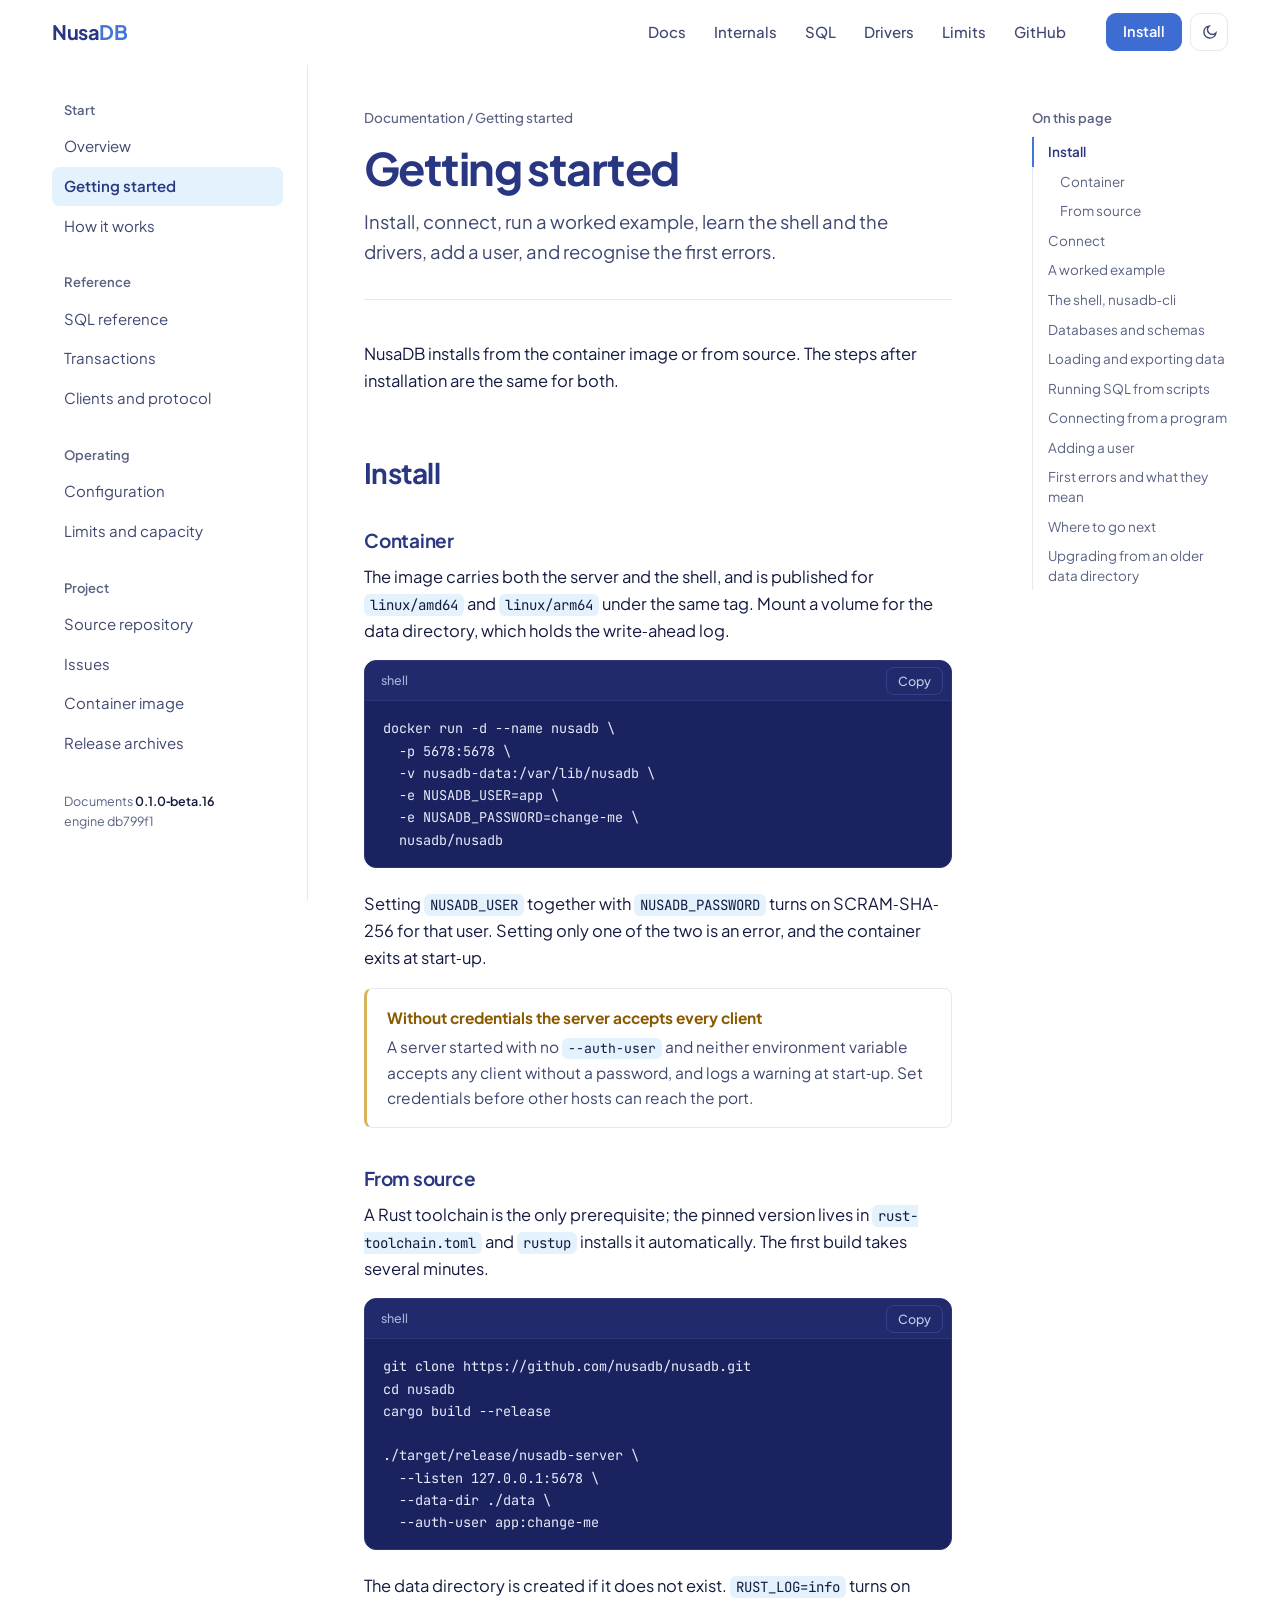
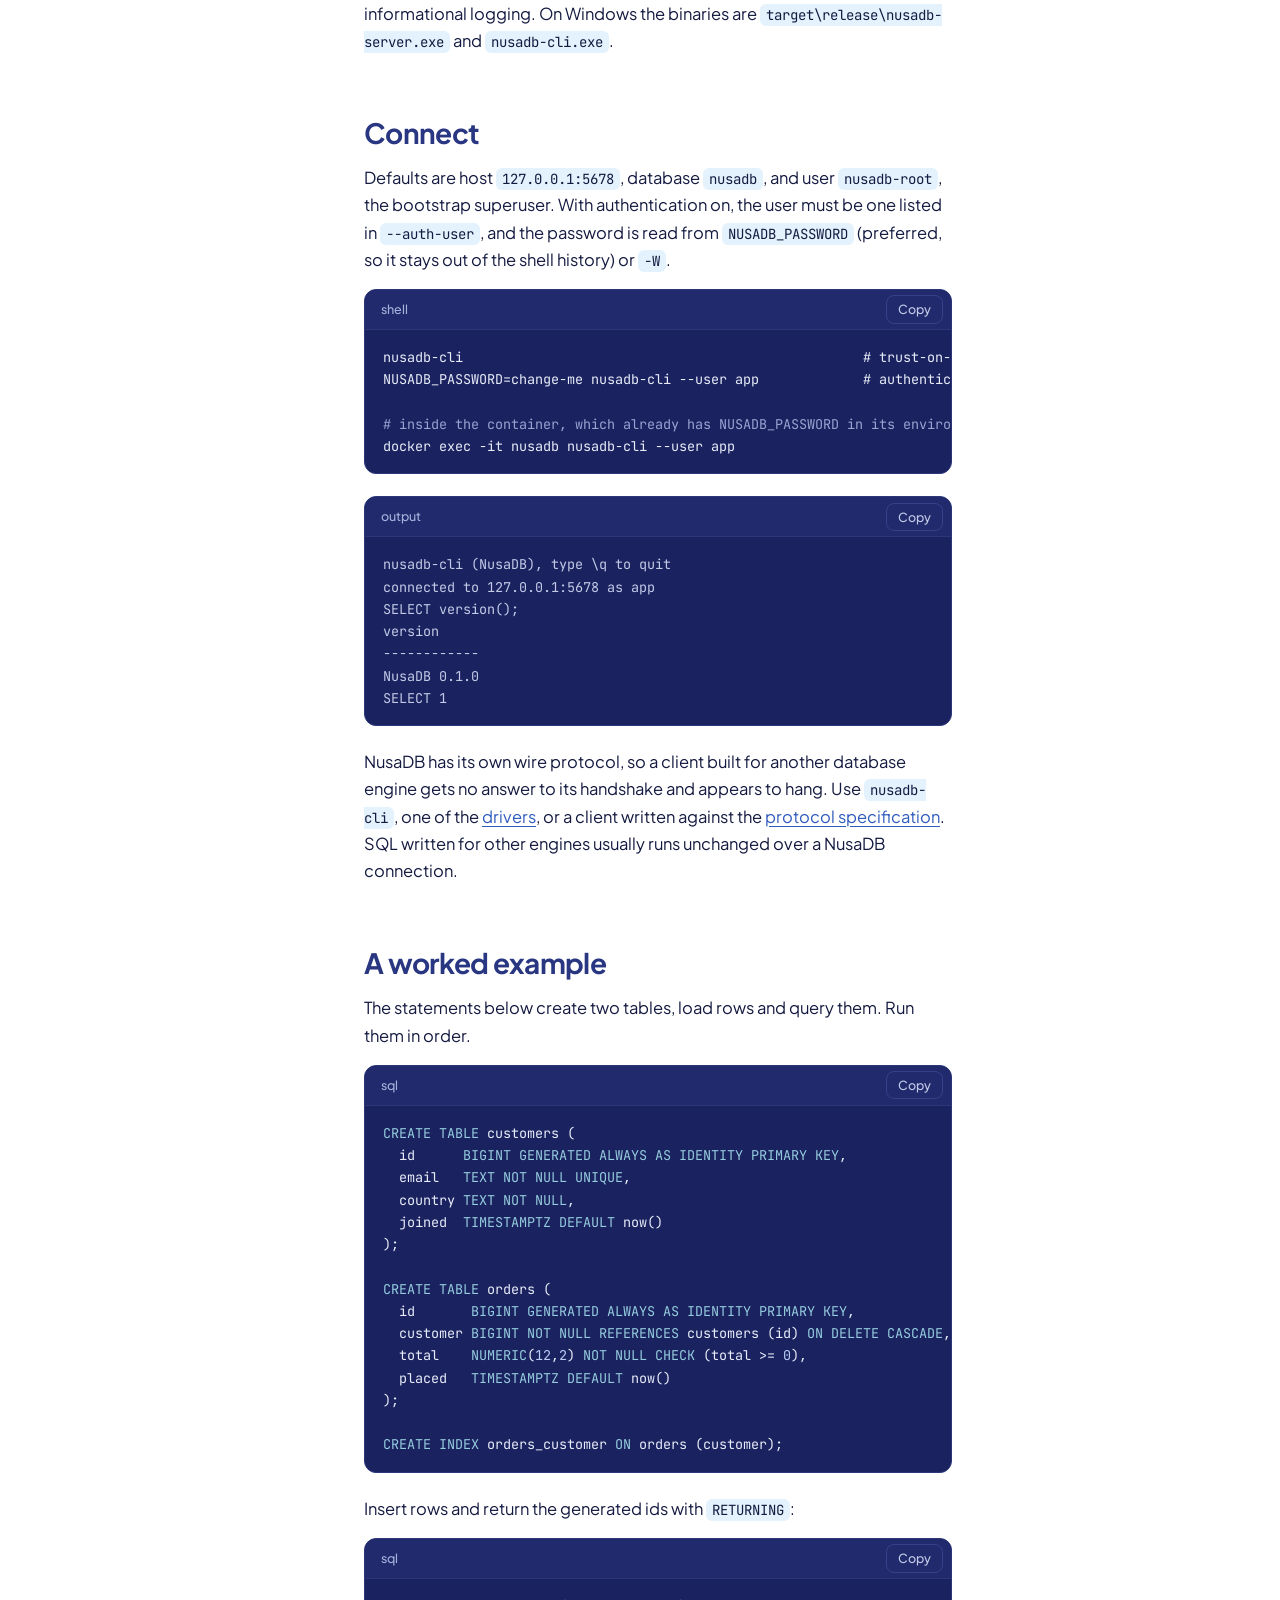
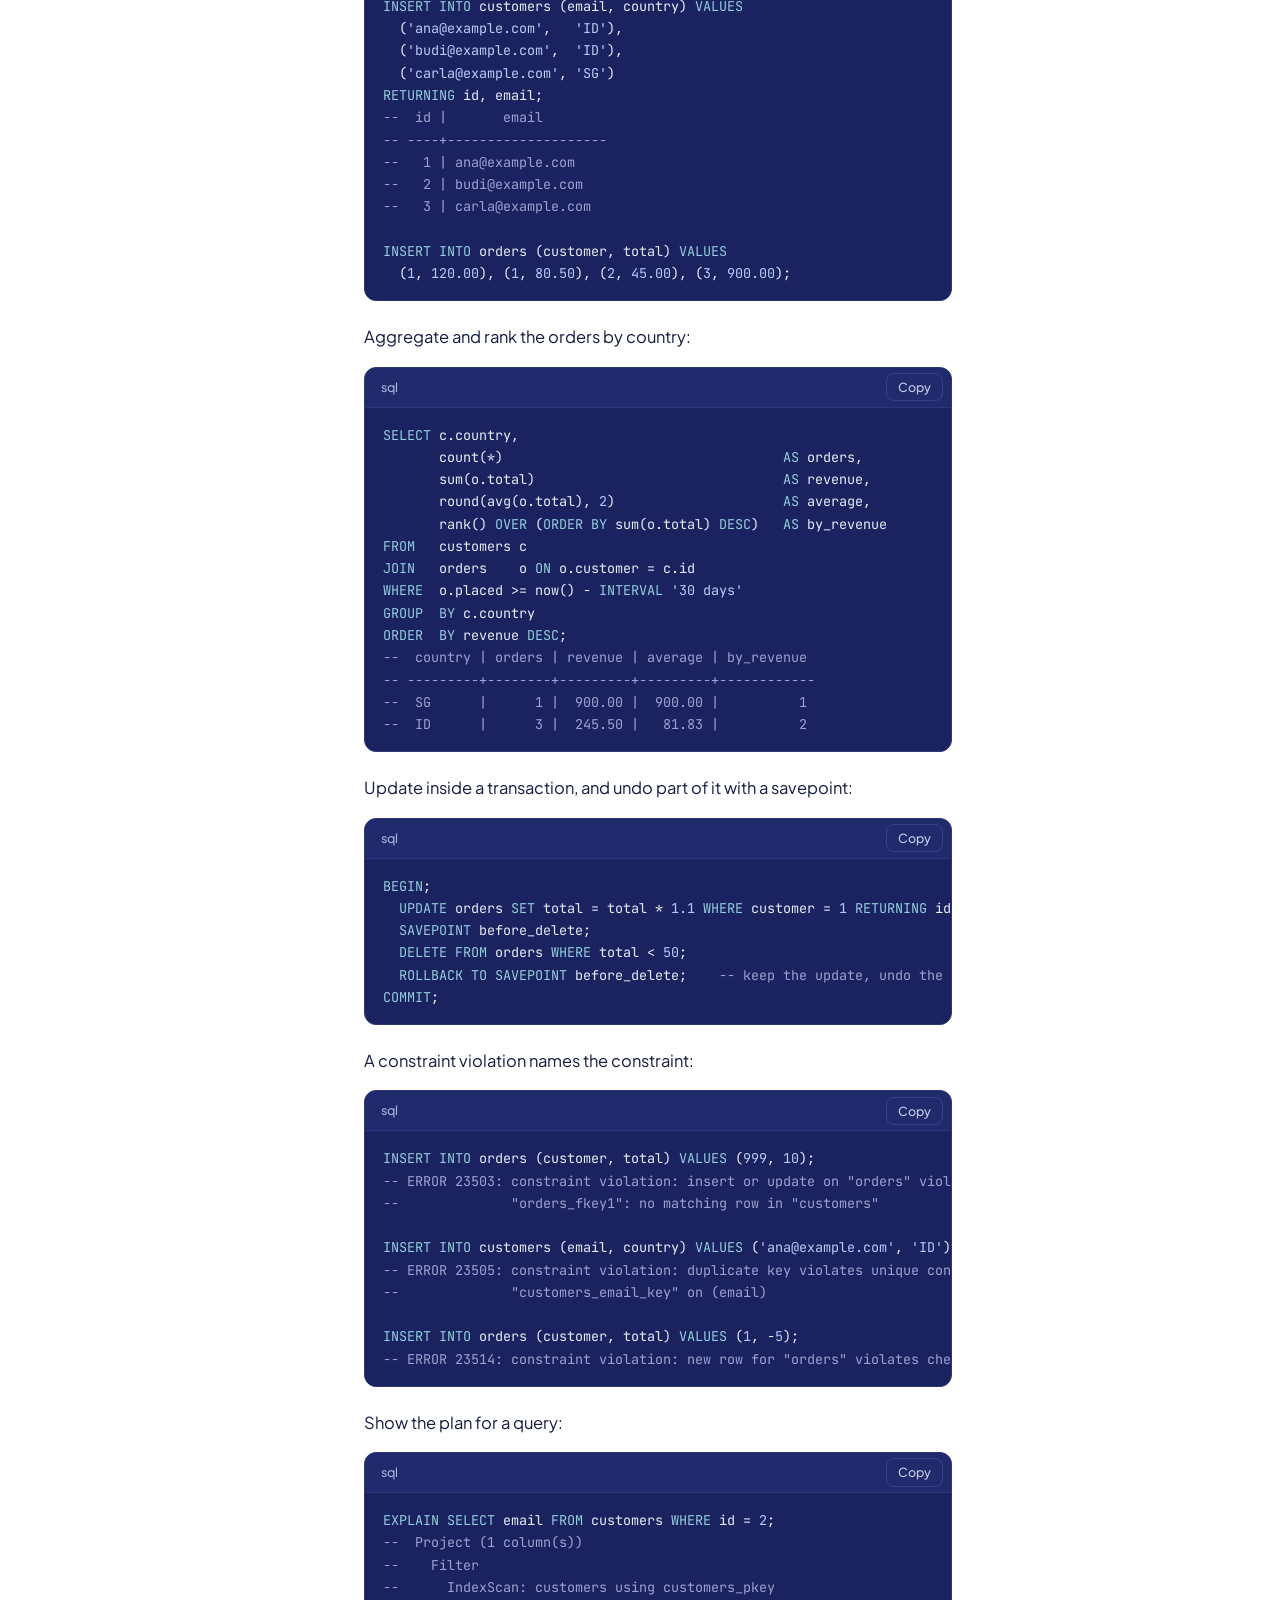
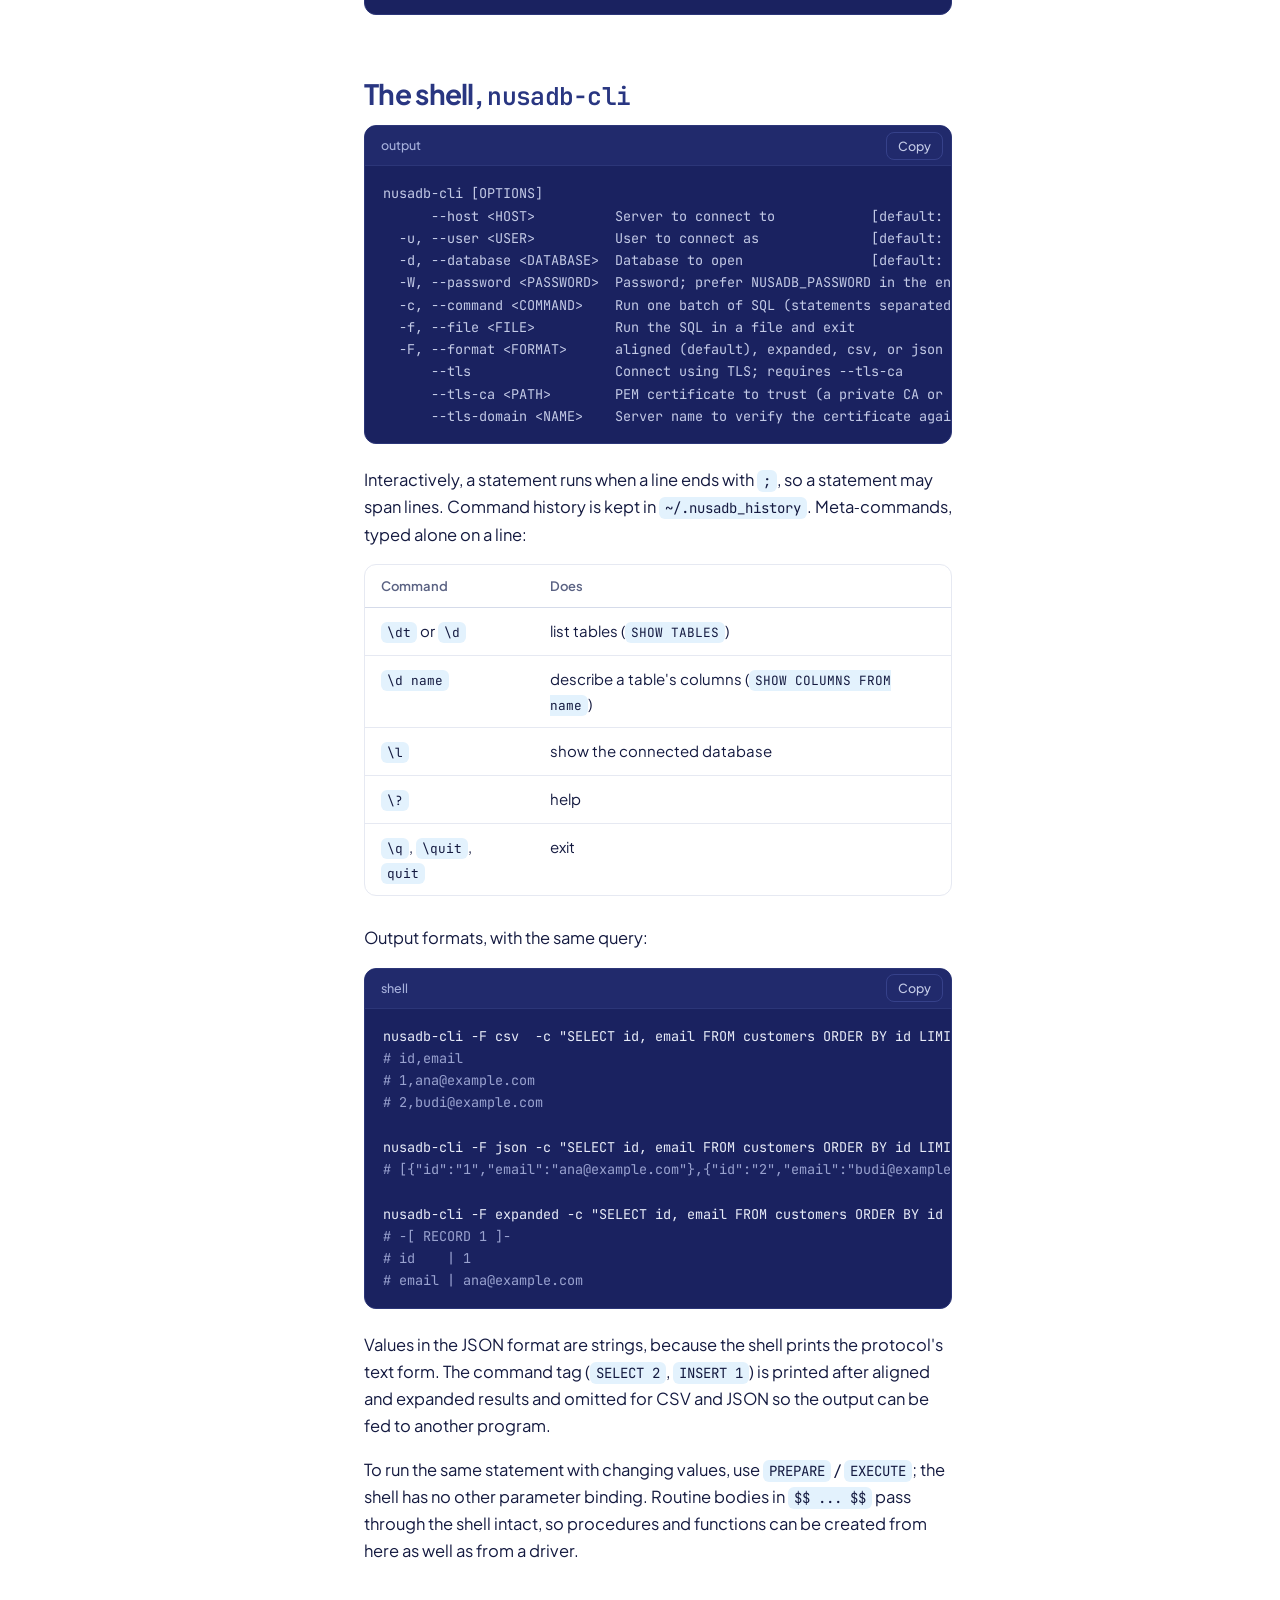
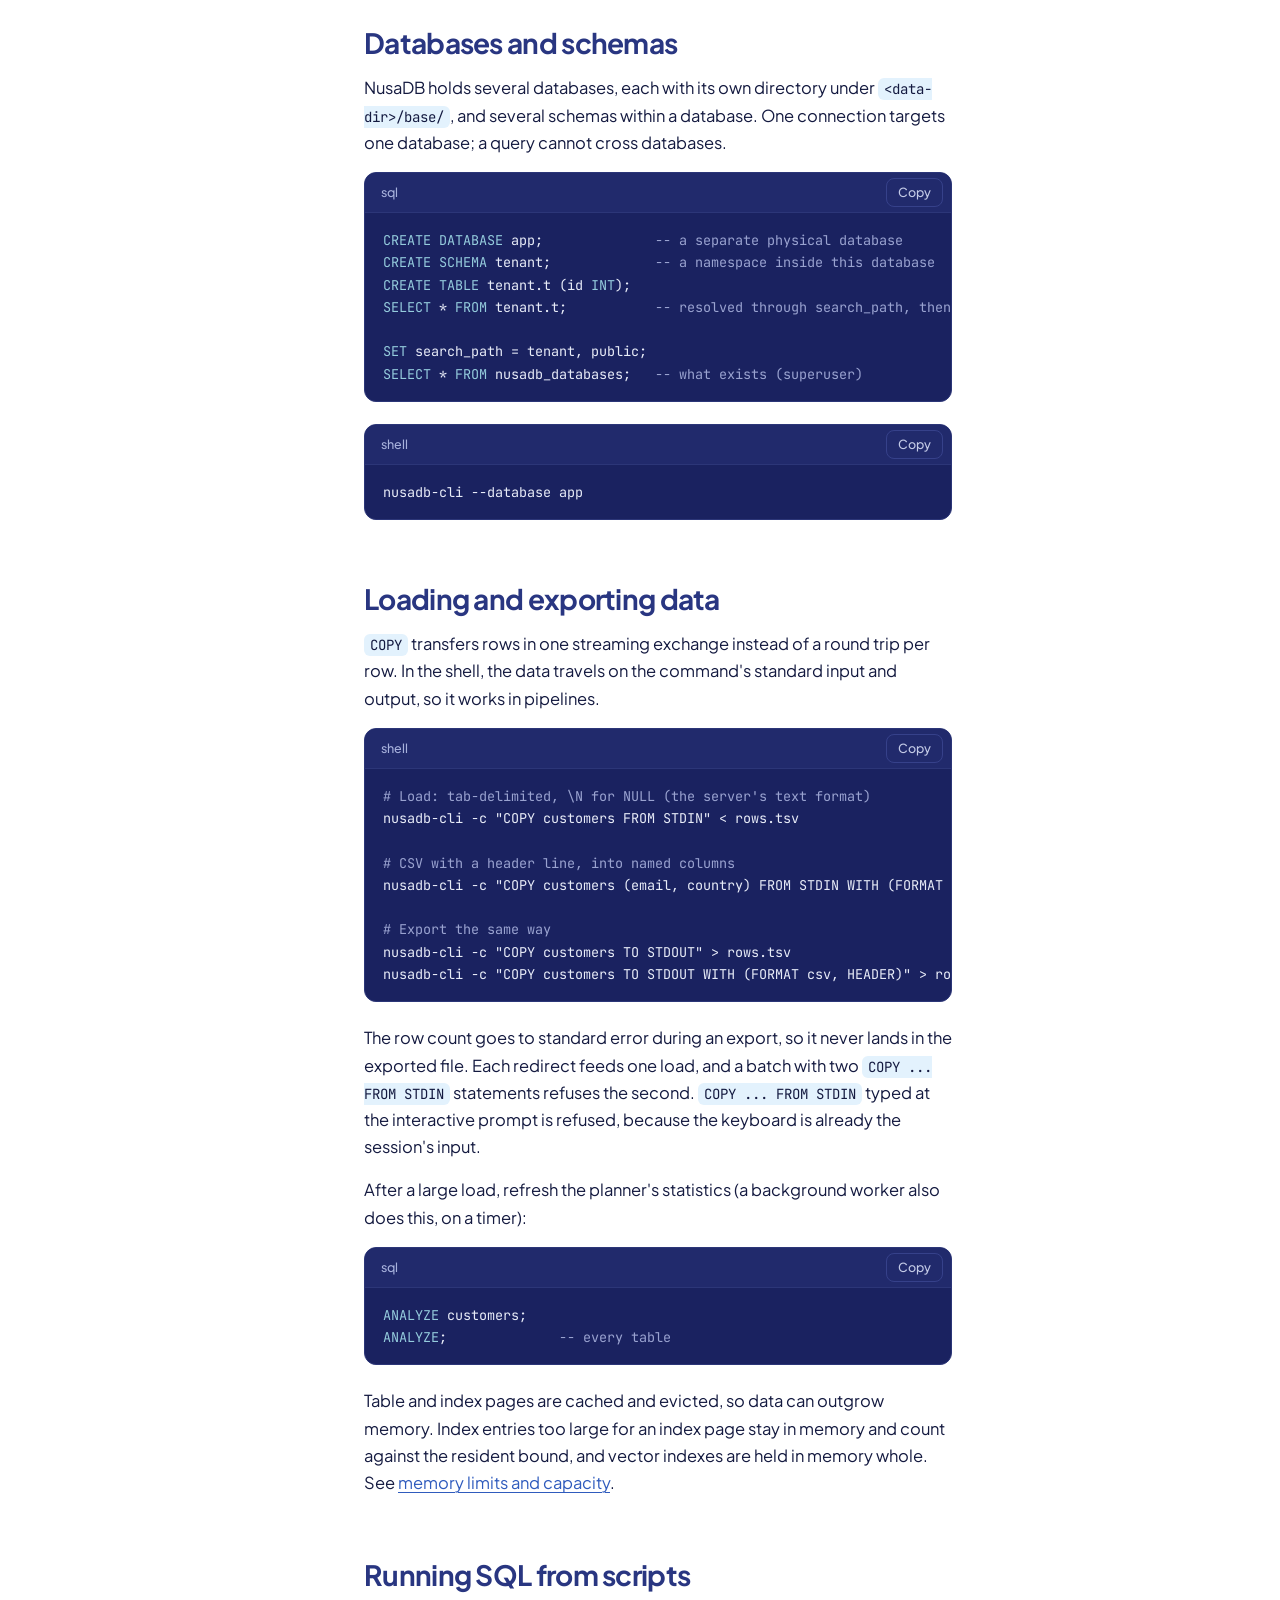
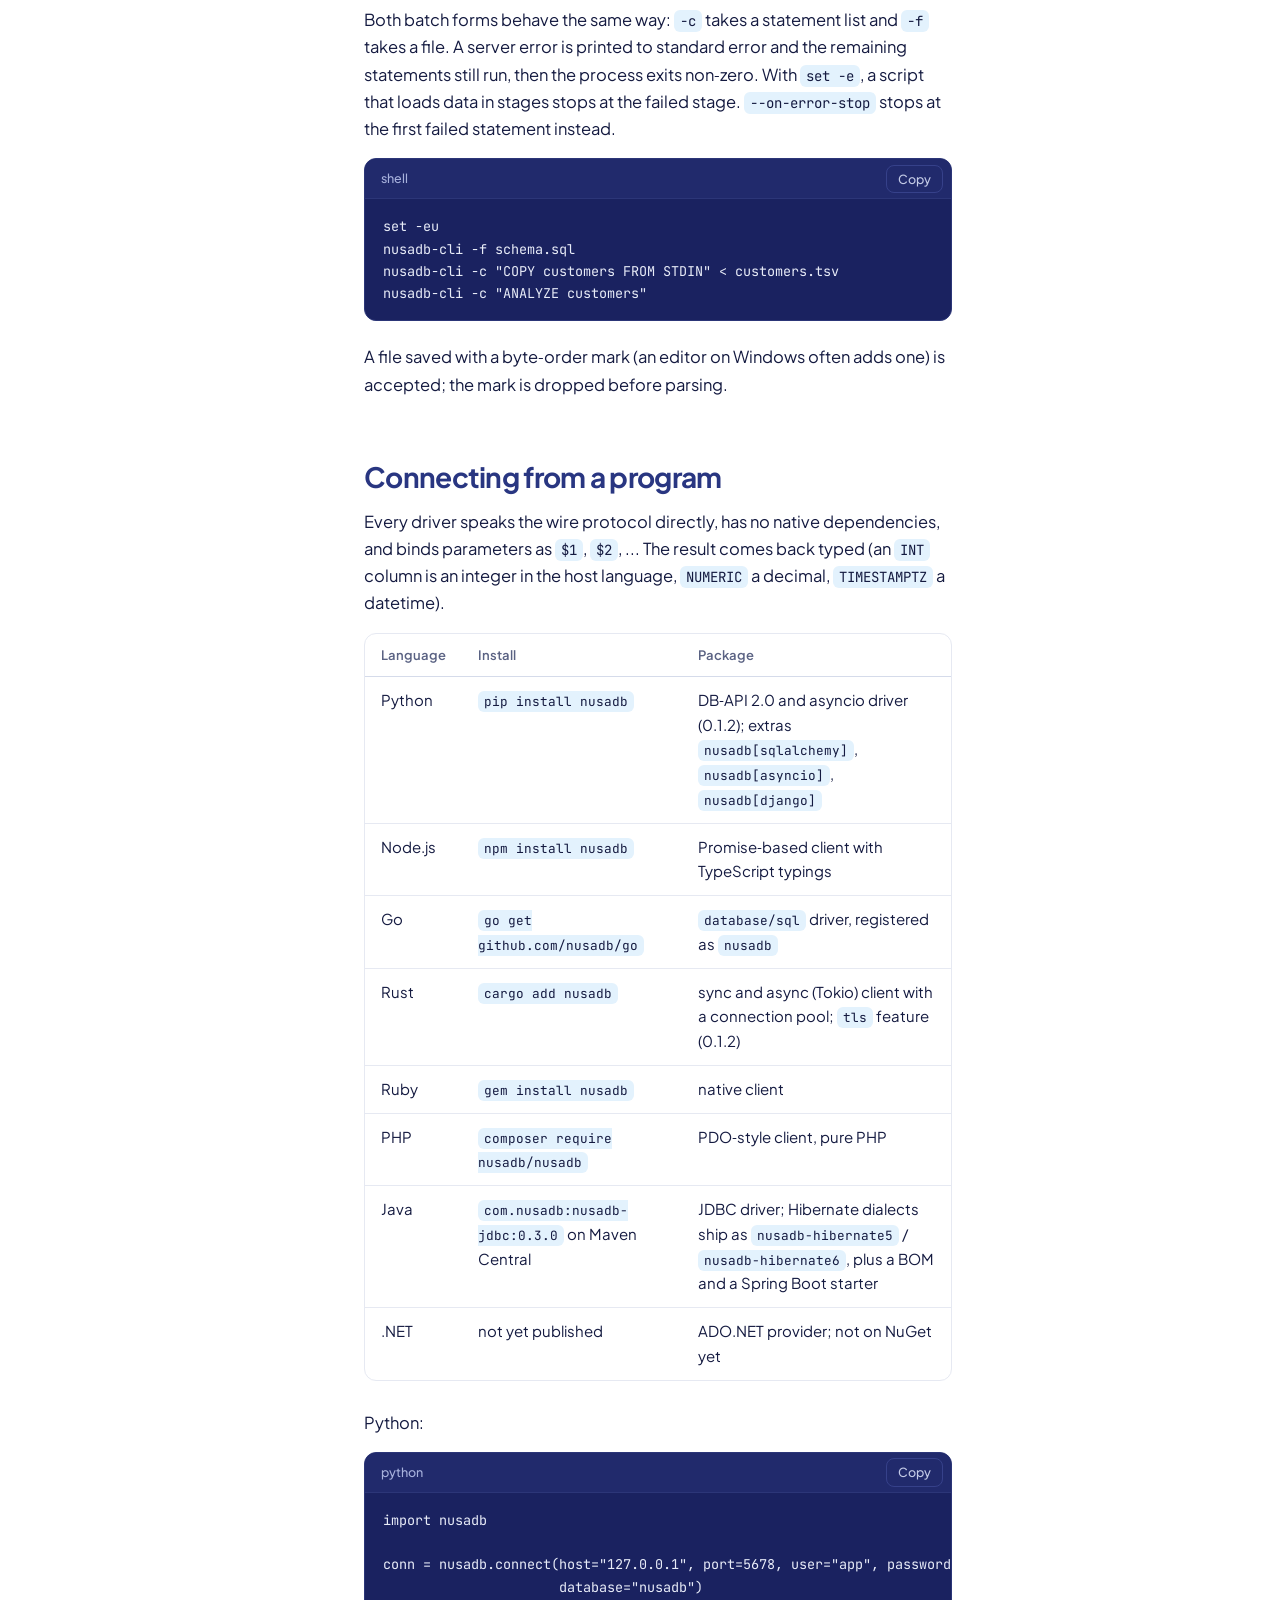
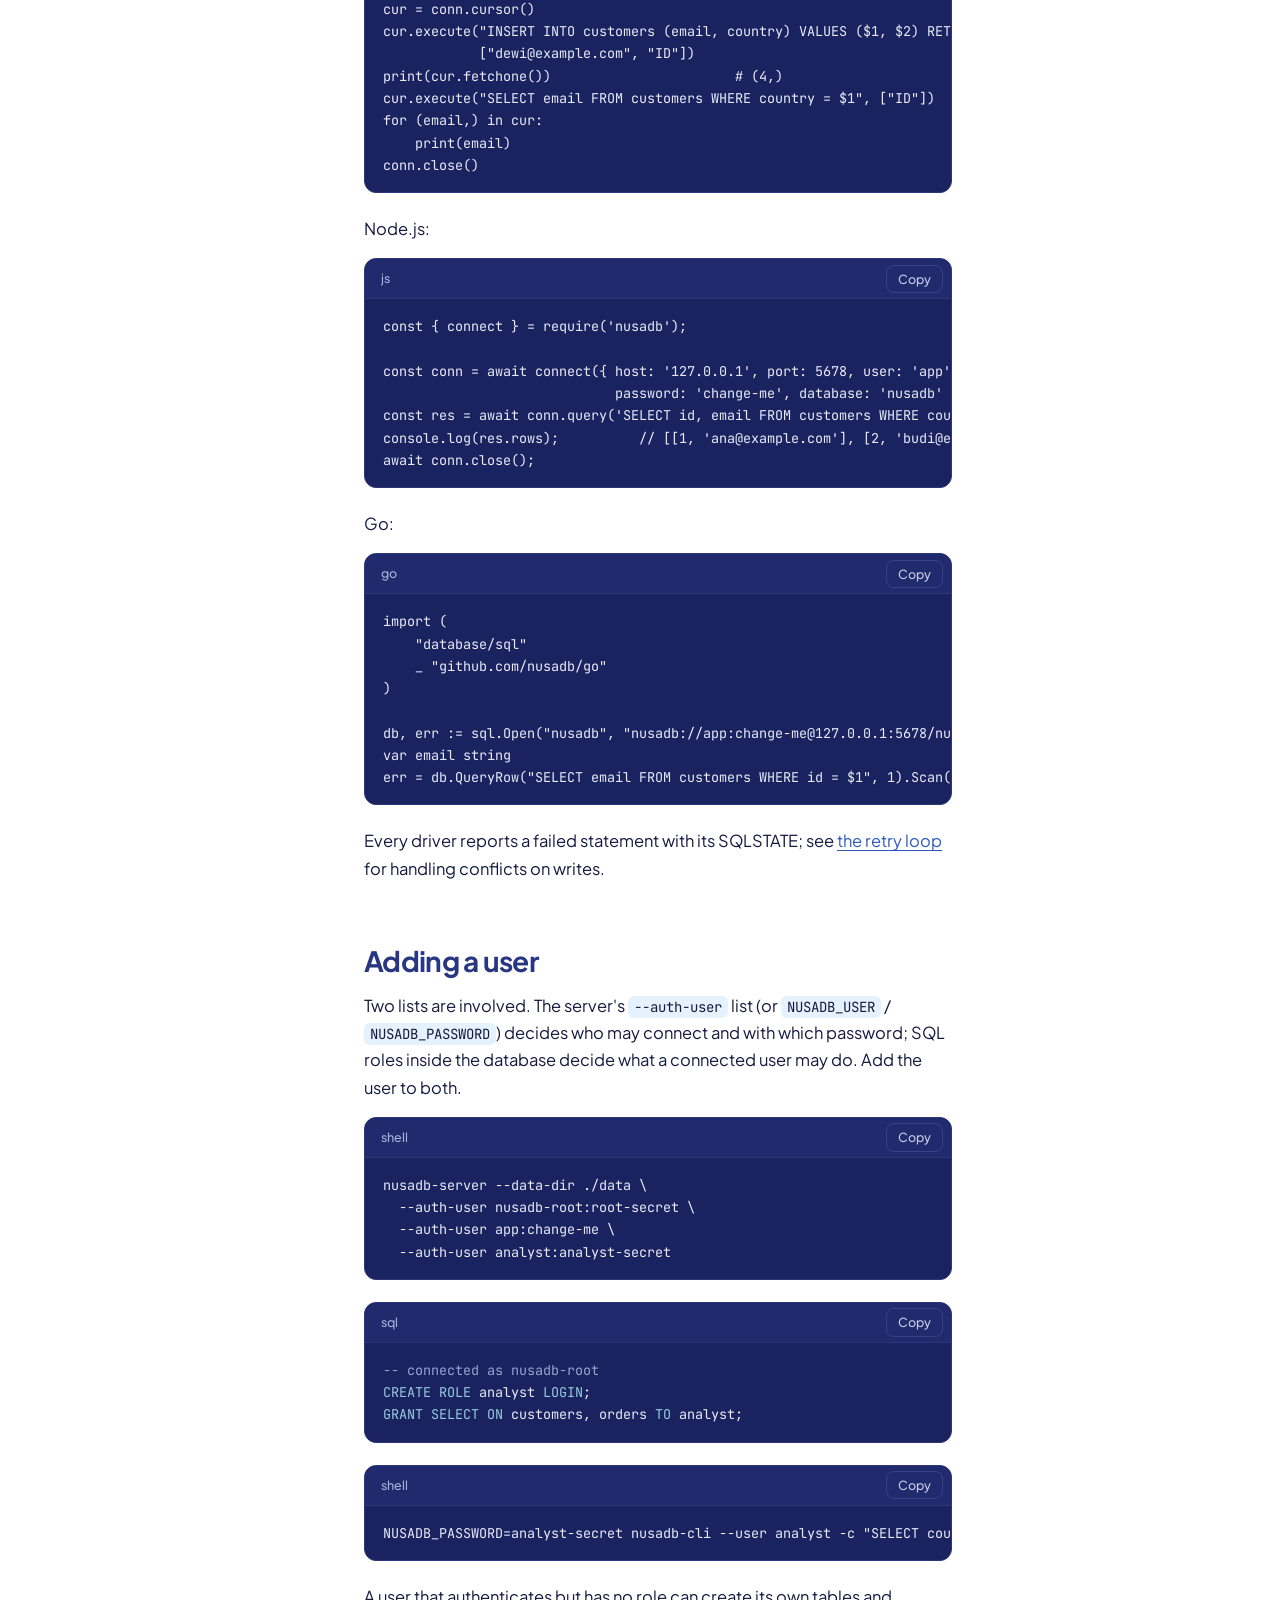
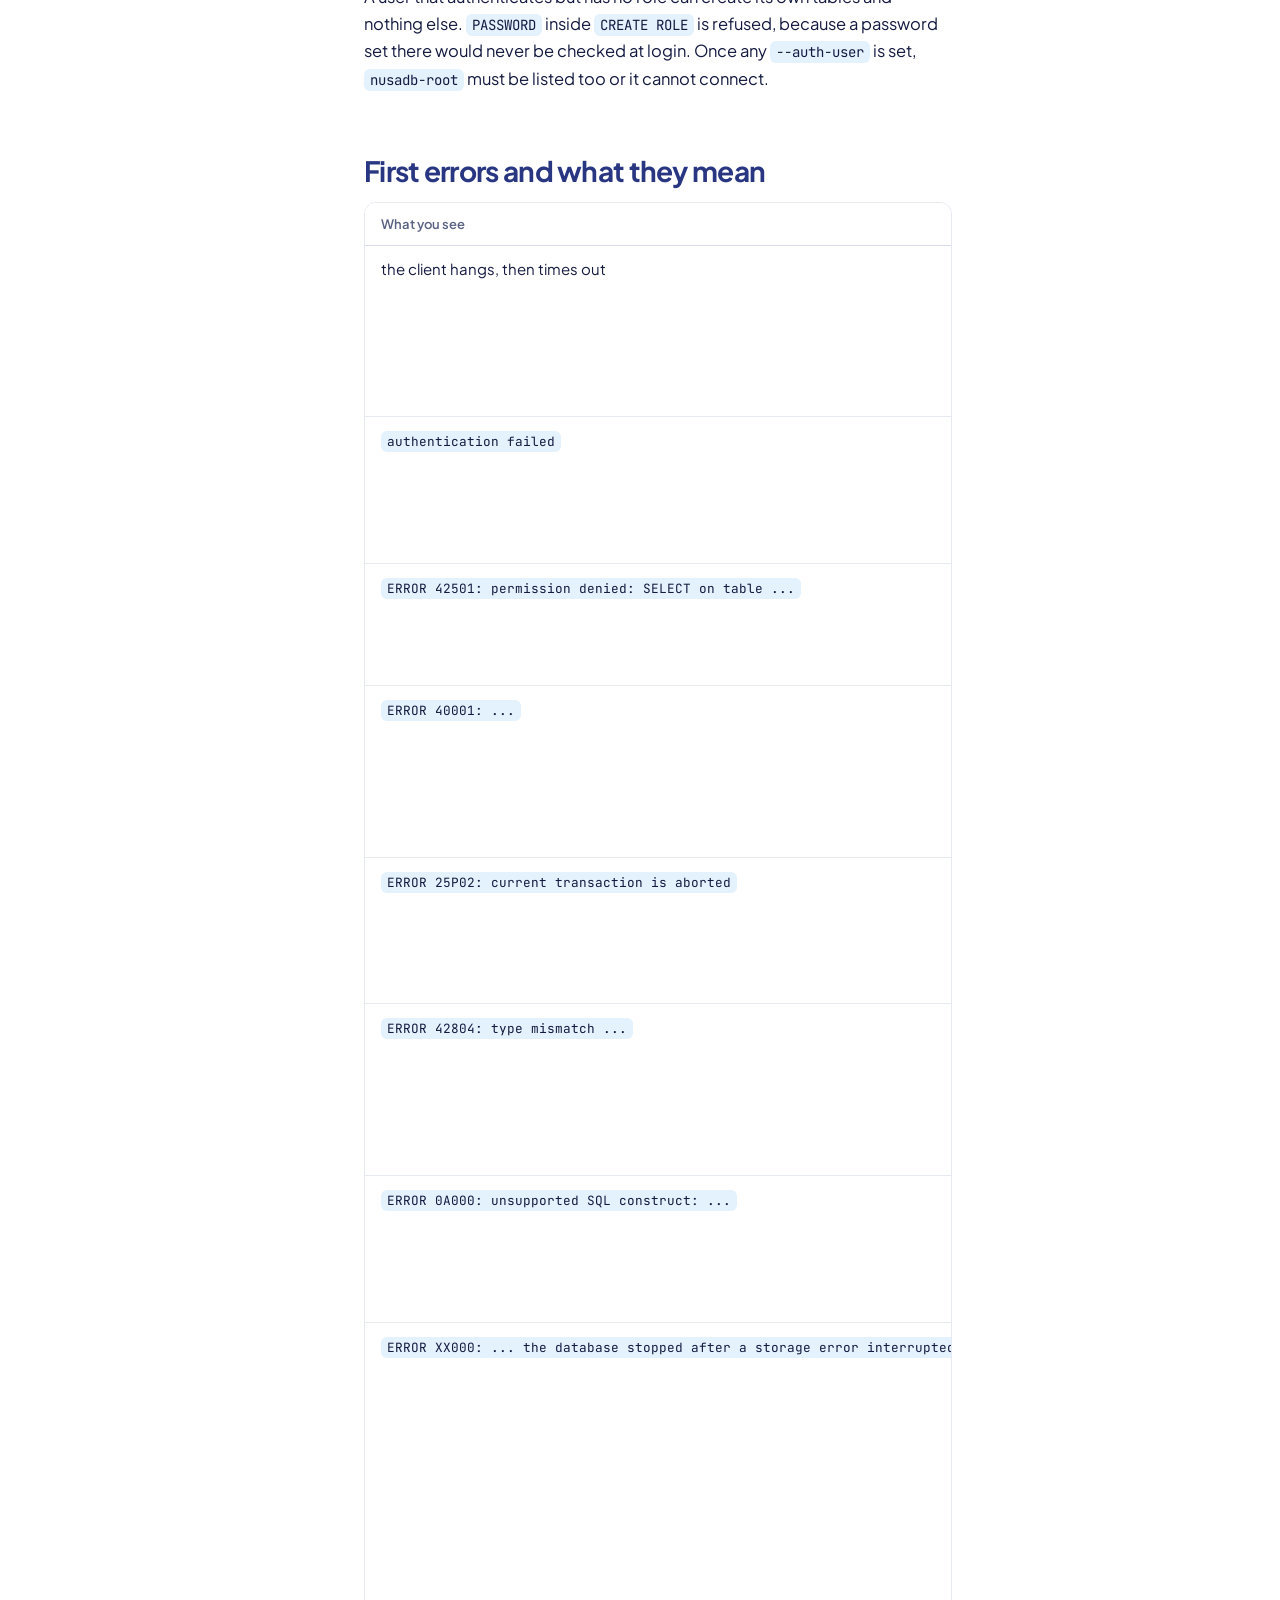
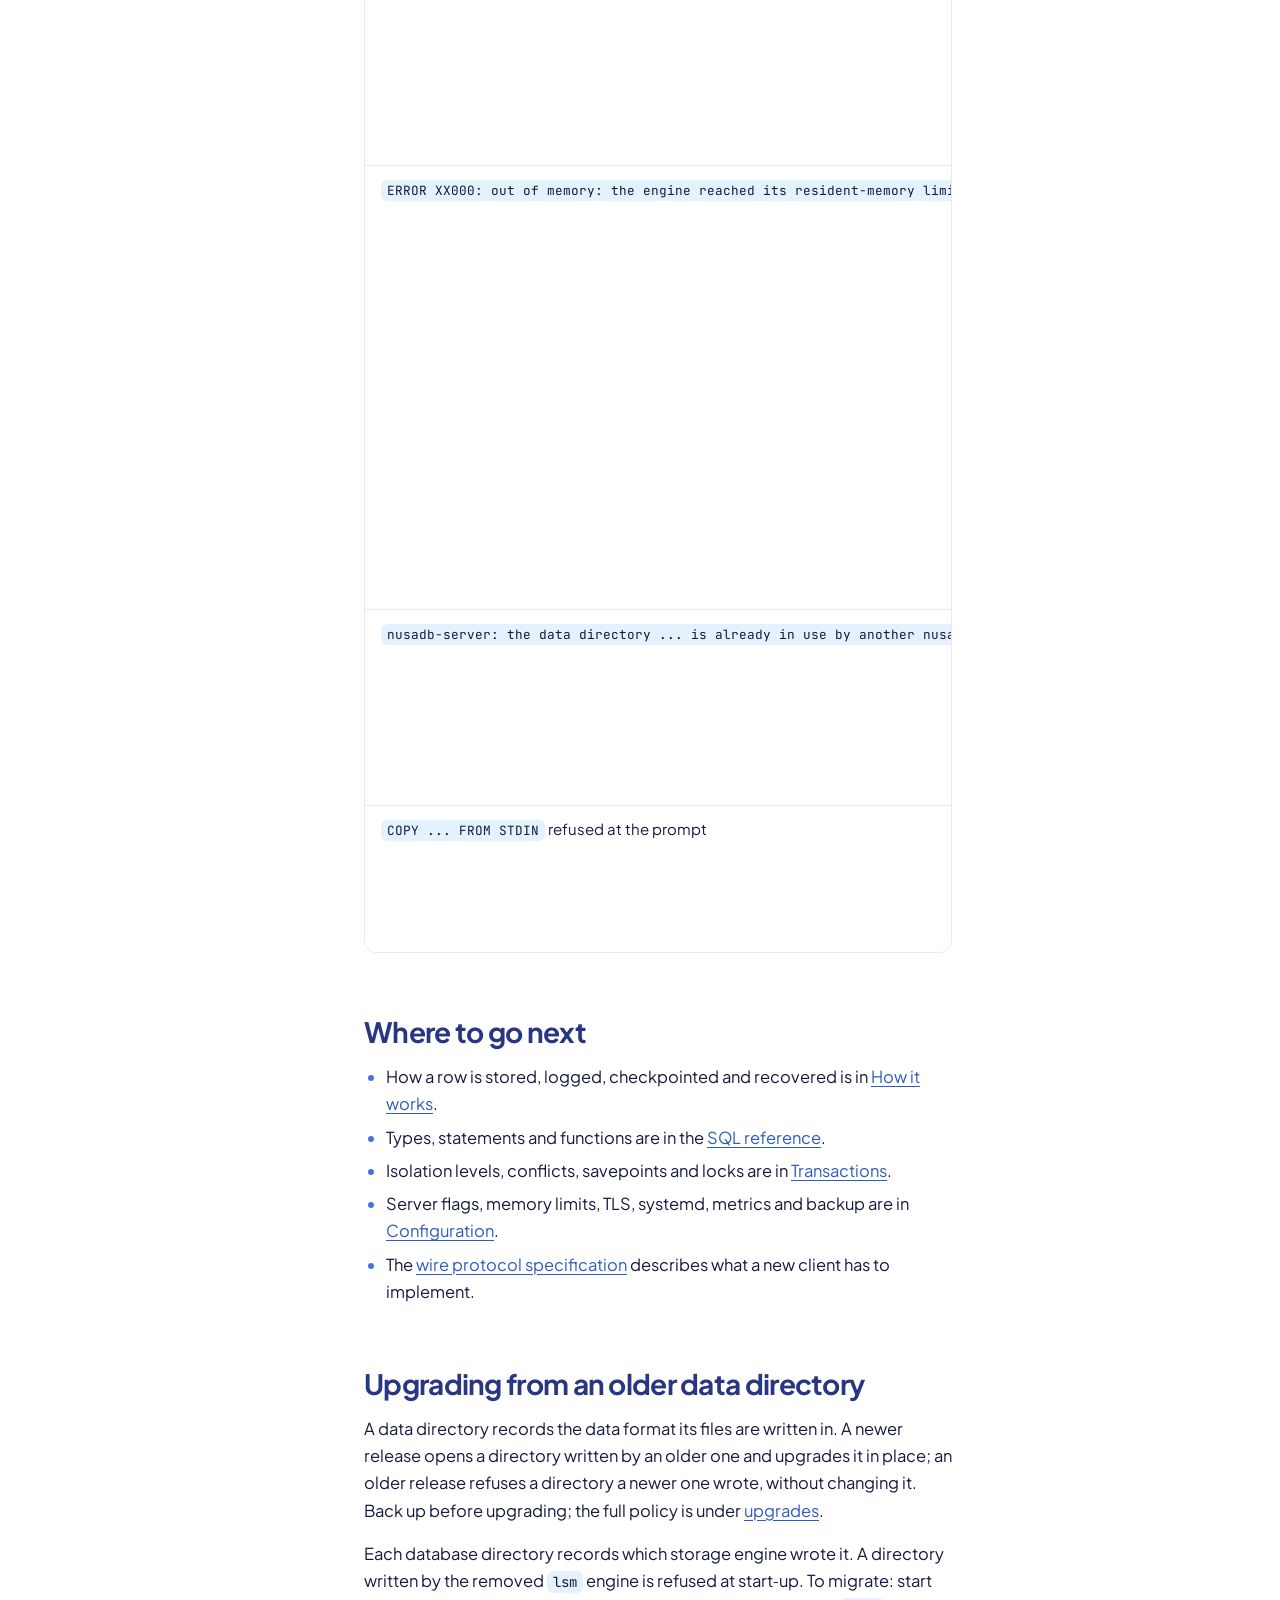
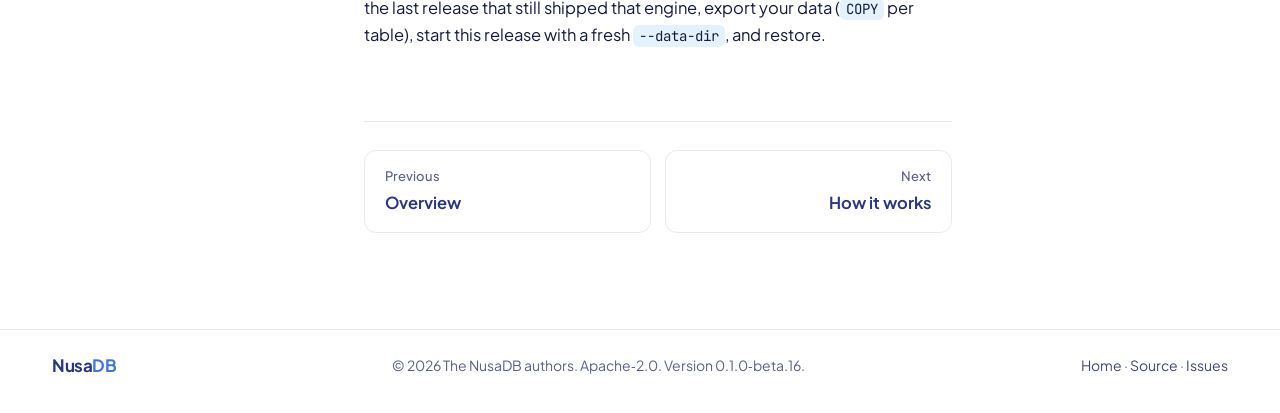
<file: docs/getting-started.html>
<!DOCTYPE html>
<html lang="en">
<head>
<meta charset="utf-8" />
<meta name="viewport" content="width=device-width, initial-scale=1" />
<title>Getting started · NusaDB</title>
<meta name="description" content="Install NusaDB from the container image or from source, connect with nusadb-cli, create databases and schemas, and move data in bulk with COPY." />
<meta name="theme-color" content="#ffffff" media="(prefers-color-scheme: light)" />
<meta name="theme-color" content="#0f1433" media="(prefers-color-scheme: dark)" />
<link rel="icon" type="image/svg+xml" href="data:image/svg+xml,%3Csvg xmlns='http://www.w3.org/2000/svg' viewBox='0 0 32 32'%3E%3Cpath d='M5 7.5v17.4c0 2.5 4.9 4.5 11 4.5s11-2 11-4.5V7.5z' fill='%23293681'/%3E%3Cpath d='M5 13.3c0 2.5 4.9 4.5 11 4.5s11-2 11-4.5M5 19.1c0 2.5 4.9 4.5 11 4.5s11-2 11-4.5' fill='none' stroke='%2395CCDD' stroke-width='1.7'/%3E%3Cellipse cx='16' cy='7.5' rx='11' ry='4.5' fill='%234274D9'/%3E%3C/svg%3E" />
<script>document.documentElement.classList.add("js");try{var t=localStorage.getItem("nusadb-theme");if(t==="light"||t==="dark")document.documentElement.setAttribute("data-theme",t)}catch(e){}</script>
<link rel="preconnect" href="https://fonts.googleapis.com" />
<link rel="preconnect" href="https://fonts.gstatic.com" crossorigin />
<link href="https://fonts.googleapis.com/css2?family=JetBrains+Mono:wght@400;500;600&amp;family=Plus+Jakarta+Sans:wght@400;500;600;700;800&amp;display=swap" rel="stylesheet" />
<link rel="stylesheet" href="../css/style.css?v=20261029r5" />
</head>
<body>
<a class="skip" href="#main">Skip to content</a>
<header class="masthead">
  <div class="wrap masthead-in">
    <a class="brand" href="../"><span>Nusa<b>DB</b></span></a>
    <nav class="mast-nav" id="mastNav" aria-label="Main"><ul><li><a href="./">Docs</a></li><li><a href="internals.html">Internals</a></li><li><a href="sql.html">SQL</a></li><li><a href="clients.html">Drivers</a></li><li><a href="limits.html">Limits</a></li><li><a href="https://github.com/nusadb/nusadb">GitHub</a></li></ul></nav>
    <div class="mast-tools">
      <a class="btn btn-primary mast-cta" href="../#install">Install</a>
      <button class="icon-btn" id="themeBtn" type="button" aria-label="Switch theme"></button>
      <button class="icon-btn burger" id="burger" type="button" aria-label="Menu" aria-expanded="false" aria-controls="mastNav">
        <svg width="18" height="18" viewBox="0 0 24 24" fill="none" stroke="currentColor" stroke-width="2" stroke-linecap="round"><path d="M3 6h18M3 12h18M3 18h18"/></svg>
      </button>
    </div>
  </div>
</header>
<div class="wrap">
  <div class="docs">
    <aside class="sidebar">
<button class="sidebar-toggle" type="button" aria-expanded="false" aria-controls="sidebarBody">
<span>Documentation menu</span>
<svg width="16" height="16" viewBox="0 0 24 24" fill="none" stroke="currentColor" stroke-width="2" stroke-linecap="round"><path d="m6 9 6 6 6-6"/></svg>
</button>
<div class="sidebar-body" id="sidebarBody">
<h4>Start</h4>
<ul>
<li><a href="./">Overview</a></li>
<li><a href="getting-started.html" aria-current="page">Getting started</a></li>
<li><a href="internals.html">How it works</a></li>
</ul>
<h4>Reference</h4>
<ul>
<li><a href="sql.html">SQL reference</a></li>
<li><a href="transactions.html">Transactions</a></li>
<li><a href="clients.html">Clients and protocol</a></li>
</ul>
<h4>Operating</h4>
<ul>
<li><a href="configuration.html">Configuration</a></li>
<li><a href="limits.html">Limits and capacity</a></li>
</ul>
<h4>Project</h4>
<ul>
<li><a href="https://github.com/nusadb/nusadb">Source repository</a></li>
<li><a href="https://github.com/nusadb/nusadb/issues">Issues</a></li>
<li><a href="https://hub.docker.com/r/nusadb/nusadb">Container image</a></li>
<li><a href="https://github.com/nusadb/nusadb/releases">Release archives</a></li>
</ul>
<p class="side-ver">Documents <b>0.1.0-beta.16</b><br />engine db799f1</p>
</div>
    </aside>
    <main class="prose" id="main">
      <p class="crumb"><a href="./">Documentation</a> / Getting started</p>
      <h1>Getting started</h1>
      <p class="summary">Install, connect, run a worked example, learn the shell and the drivers, add a user, and recognise the first errors.</p>

<p>NusaDB installs from the container image or from source. The steps after installation are the same for both.</p>
<h2 id="install">Install</h2>
<h3 id="container">Container</h3>
<p>The image carries both the server and the shell, and is published for <code>linux/amd64</code> and <code>linux/arm64</code> under the same tag. Mount a volume for the data directory, which holds the write-ahead log.</p>
<div class="code"><div class="code-bar"><span>shell</span><button class="copy" type="button"><em>Copy</em></button></div>
<pre>docker run -d --name nusadb \
  -p 5678:5678 \
  -v nusadb-data:/var/lib/nusadb \
  -e NUSADB_USER=app \
  -e NUSADB_PASSWORD=change-me \
  nusadb/nusadb</pre></div>
<p>Setting <code>NUSADB_USER</code> together with <code>NUSADB_PASSWORD</code> turns on SCRAM-SHA-256 for that user. Setting only one of the two is an error, and the container exits at start-up.</p>
<div class="note caution"><b>Without credentials the server accepts every client</b><p>A server started with no <code>--auth-user</code> and neither environment variable accepts any client without a password, and logs a warning at start-up. Set credentials before other hosts can reach the port.</p></div>
<h3 id="from-source">From source</h3>
<p>A Rust toolchain is the only prerequisite; the pinned version lives in <code>rust-toolchain.toml</code> and <code>rustup</code> installs it automatically. The first build takes several minutes.</p>
<div class="code"><div class="code-bar"><span>shell</span><button class="copy" type="button"><em>Copy</em></button></div>
<pre>git clone https://github.com/nusadb/nusadb.git
cd nusadb
cargo build --release

./target/release/nusadb-server \
  --listen 127.0.0.1:5678 \
  --data-dir ./data \
  --auth-user app:change-me</pre></div>
<p>The data directory is created if it does not exist. <code>RUST_LOG=info</code> turns on informational logging. On Windows the binaries are <code>target\release\nusadb-server.exe</code> and <code>nusadb-cli.exe</code>.</p>
<h2 id="connect">Connect</h2>
<p>Defaults are host <code>127.0.0.1:5678</code>, database <code>nusadb</code>, and user <code>nusadb-root</code>, the bootstrap superuser. With authentication on, the user must be one listed in <code>--auth-user</code>, and the password is read from <code>NUSADB_PASSWORD</code> (preferred, so it stays out of the shell history) or <code>-W</code>.</p>
<div class="code"><div class="code-bar"><span>shell</span><button class="copy" type="button"><em>Copy</em></button></div>
<pre>nusadb-cli                                                  # trust-on-startup server, as nusadb-root
NUSADB_PASSWORD=change-me nusadb-cli --user app             # authenticated

<span class="c"># inside the container, which already has NUSADB_PASSWORD in its environment</span>
docker exec -it nusadb nusadb-cli --user app</pre></div>
<div class="code"><div class="code-bar"><span>output</span><button class="copy" type="button"><em>Copy</em></button></div>
<pre><span class="o">nusadb-cli (NusaDB), type \q to quit</span>
<span class="o">connected to 127.0.0.1:5678 as app</span>
<span class="o">SELECT version();</span>
<span class="o">version</span>
<span class="o">------------</span>
<span class="o">NusaDB 0.1.0</span>
<span class="o">SELECT 1</span></pre></div>
<p>NusaDB has its own wire protocol, so a client built for another database engine gets no answer to its handshake and appears to hang. Use <code>nusadb-cli</code>, one of the <a href="#connecting-from-a-program">drivers</a>, or a client written against the <a href="https://github.com/nusadb/nusadb/blob/master/docs/wire-protocol.md">protocol specification</a>. SQL written for other engines usually runs unchanged over a NusaDB connection.</p>
<h2 id="a-worked-example">A worked example</h2>
<p>The statements below create two tables, load rows and query them. Run them in order.</p>
<div class="code"><div class="code-bar"><span>sql</span><button class="copy" type="button"><em>Copy</em></button></div>
<pre><span class="k">CREATE</span> <span class="k">TABLE</span> customers (
  id      <span class="k">BIGINT</span> <span class="k">GENERATED</span> <span class="k">ALWAYS</span> <span class="k">AS</span> <span class="k">IDENTITY</span> <span class="k">PRIMARY</span> <span class="k">KEY</span>,
  email   <span class="k">TEXT</span> <span class="k">NOT</span> <span class="k">NULL</span> <span class="k">UNIQUE</span>,
  country <span class="k">TEXT</span> <span class="k">NOT</span> <span class="k">NULL</span>,
  joined  <span class="k">TIMESTAMPTZ</span> <span class="k">DEFAULT</span> now()
);

<span class="k">CREATE</span> <span class="k">TABLE</span> orders (
  id       <span class="k">BIGINT</span> <span class="k">GENERATED</span> <span class="k">ALWAYS</span> <span class="k">AS</span> <span class="k">IDENTITY</span> <span class="k">PRIMARY</span> <span class="k">KEY</span>,
  customer <span class="k">BIGINT</span> <span class="k">NOT</span> <span class="k">NULL</span> <span class="k">REFERENCES</span> customers (id) <span class="k">ON</span> <span class="k">DELETE</span> <span class="k">CASCADE</span>,
  total    <span class="k">NUMERIC</span>(<span class="s">12</span>,<span class="s">2</span>) <span class="k">NOT</span> <span class="k">NULL</span> <span class="k">CHECK</span> (total &gt;= <span class="s">0</span>),
  placed   <span class="k">TIMESTAMPTZ</span> <span class="k">DEFAULT</span> now()
);

<span class="k">CREATE</span> <span class="k">INDEX</span> orders_customer <span class="k">ON</span> orders (customer);</pre></div>
<p>Insert rows and return the generated ids with <code>RETURNING</code>:</p>
<div class="code"><div class="code-bar"><span>sql</span><button class="copy" type="button"><em>Copy</em></button></div>
<pre><span class="k">INSERT</span> <span class="k">INTO</span> customers (email, country) <span class="k">VALUES</span>
  (<span class="s">'ana@example.com'</span>,   <span class="s">'ID'</span>),
  (<span class="s">'budi@example.com'</span>,  <span class="s">'ID'</span>),
  (<span class="s">'carla@example.com'</span>, <span class="s">'SG'</span>)
<span class="k">RETURNING</span> id, email;
<span class="c">--  id |       email</span>
<span class="c">-- ----+--------------------</span>
<span class="c">--   1 | ana@example.com</span>
<span class="c">--   2 | budi@example.com</span>
<span class="c">--   3 | carla@example.com</span>

<span class="k">INSERT</span> <span class="k">INTO</span> orders (customer, total) <span class="k">VALUES</span>
  (<span class="s">1</span>, <span class="s">120.00</span>), (<span class="s">1</span>, <span class="s">80.50</span>), (<span class="s">2</span>, <span class="s">45.00</span>), (<span class="s">3</span>, <span class="s">900.00</span>);</pre></div>
<p>Aggregate and rank the orders by country:</p>
<div class="code"><div class="code-bar"><span>sql</span><button class="copy" type="button"><em>Copy</em></button></div>
<pre><span class="k">SELECT</span> c.country,
       count(*)                                   <span class="k">AS</span> orders,
       sum(o.total)                               <span class="k">AS</span> revenue,
       round(avg(o.total), <span class="s">2</span>)                     <span class="k">AS</span> average,
       rank() <span class="k">OVER</span> (<span class="k">ORDER</span> <span class="k">BY</span> sum(o.total) <span class="k">DESC</span>)   <span class="k">AS</span> by_revenue
<span class="k">FROM</span>   customers c
<span class="k">JOIN</span>   orders    o <span class="k">ON</span> o.customer = c.id
<span class="k">WHERE</span>  o.placed &gt;= now() - <span class="k">INTERVAL</span> <span class="s">'30 days'</span>
<span class="k">GROUP</span>  <span class="k">BY</span> c.country
<span class="k">ORDER</span>  <span class="k">BY</span> revenue <span class="k">DESC</span>;
<span class="c">--  country | orders | revenue | average | by_revenue</span>
<span class="c">-- ---------+--------+---------+---------+------------</span>
<span class="c">--  SG      |      1 |  900.00 |  900.00 |          1</span>
<span class="c">--  ID      |      3 |  245.50 |   81.83 |          2</span></pre></div>
<p>Update inside a transaction, and undo part of it with a savepoint:</p>
<div class="code"><div class="code-bar"><span>sql</span><button class="copy" type="button"><em>Copy</em></button></div>
<pre><span class="k">BEGIN</span>;
  <span class="k">UPDATE</span> orders <span class="k">SET</span> total = total * <span class="s">1.1</span> <span class="k">WHERE</span> customer = <span class="s">1</span> <span class="k">RETURNING</span> id, total;
  <span class="k">SAVEPOINT</span> before_delete;
  <span class="k">DELETE</span> <span class="k">FROM</span> orders <span class="k">WHERE</span> total &lt; <span class="s">50</span>;
  <span class="k">ROLLBACK</span> <span class="k">TO</span> <span class="k">SAVEPOINT</span> before_delete;    <span class="c">-- keep the update, undo the delete</span>
<span class="k">COMMIT</span>;</pre></div>
<p>A constraint violation names the constraint:</p>
<div class="code"><div class="code-bar"><span>sql</span><button class="copy" type="button"><em>Copy</em></button></div>
<pre><span class="k">INSERT</span> <span class="k">INTO</span> orders (customer, total) <span class="k">VALUES</span> (<span class="s">999</span>, <span class="s">10</span>);
<span class="c">-- ERROR 23503: constraint violation: insert or update on "orders" violates foreign key</span>
<span class="c">--              "orders_fkey1": no matching row in "customers"</span>

<span class="k">INSERT</span> <span class="k">INTO</span> customers (email, country) <span class="k">VALUES</span> (<span class="s">'ana@example.com'</span>, <span class="s">'ID'</span>);
<span class="c">-- ERROR 23505: constraint violation: duplicate key violates unique constraint</span>
<span class="c">--              "customers_email_key" on (email)</span>

<span class="k">INSERT</span> <span class="k">INTO</span> orders (customer, total) <span class="k">VALUES</span> (<span class="s">1</span>, -<span class="s">5</span>);
<span class="c">-- ERROR 23514: constraint violation: new row for "orders" violates check constraint "orders_check1"</span></pre></div>
<p>Show the plan for a query:</p>
<div class="code"><div class="code-bar"><span>sql</span><button class="copy" type="button"><em>Copy</em></button></div>
<pre><span class="k">EXPLAIN</span> <span class="k">SELECT</span> email <span class="k">FROM</span> customers <span class="k">WHERE</span> id = <span class="s">2</span>;
<span class="c">--  Project (1 column(s))</span>
<span class="c">--    Filter</span>
<span class="c">--      IndexScan: customers using customers_pkey</span></pre></div>
<h2 id="the-shell-nusadb-cli">The shell, <code>nusadb-cli</code></h2>
<div class="code"><div class="code-bar"><span>output</span><button class="copy" type="button"><em>Copy</em></button></div>
<pre><span class="o">nusadb-cli [OPTIONS]</span>
<span class="o">      --host &lt;HOST&gt;          Server to connect to            [default: 127.0.0.1:5678]</span>
<span class="o">  -u, --user &lt;USER&gt;          User to connect as              [default: nusadb-root]</span>
<span class="o">  -d, --database &lt;DATABASE&gt;  Database to open                [default: nusadb]</span>
<span class="o">  -W, --password &lt;PASSWORD&gt;  Password; prefer NUSADB_PASSWORD in the environment</span>
<span class="o">  -c, --command &lt;COMMAND&gt;    Run one batch of SQL (statements separated by ;) and exit</span>
<span class="o">  -f, --file &lt;FILE&gt;          Run the SQL in a file and exit</span>
<span class="o">  -F, --format &lt;FORMAT&gt;      aligned (default), expanded, csv, or json</span>
<span class="o">      --tls                  Connect using TLS; requires --tls-ca</span>
<span class="o">      --tls-ca &lt;PATH&gt;        PEM certificate to trust (a private CA or self-signed cert); implies --tls</span>
<span class="o">      --tls-domain &lt;NAME&gt;    Server name to verify the certificate against (default: the host)</span></pre></div>
<p>Interactively, a statement runs when a line ends with <code>;</code>, so a statement may span lines. Command history is kept in <code>~/.nusadb_history</code>. Meta-commands, typed alone on a line:</p>
<div class="table-scroll"><table><thead><tr><th>Command</th><th>Does</th></tr></thead><tbody><tr><td><code>\dt</code> or <code>\d</code></td><td>list tables (<code>SHOW TABLES</code>)</td></tr><tr><td><code>\d name</code></td><td>describe a table's columns (<code>SHOW COLUMNS FROM name</code>)</td></tr><tr><td><code>\l</code></td><td>show the connected database</td></tr><tr><td><code>\?</code></td><td>help</td></tr><tr><td><code>\q</code>, <code>\quit</code>, <code>quit</code></td><td>exit</td></tr></tbody></table></div>
<p>Output formats, with the same query:</p>
<div class="code"><div class="code-bar"><span>shell</span><button class="copy" type="button"><em>Copy</em></button></div>
<pre>nusadb-cli -F csv  -c "SELECT id, email FROM customers ORDER BY id LIMIT 2"
<span class="c"># id,email</span>
<span class="c"># 1,ana@example.com</span>
<span class="c"># 2,budi@example.com</span>

nusadb-cli -F json -c "SELECT id, email FROM customers ORDER BY id LIMIT 2"
<span class="c"># [{"id":"1","email":"ana@example.com"},{"id":"2","email":"budi@example.com"}]</span>

nusadb-cli -F expanded -c "SELECT id, email FROM customers ORDER BY id LIMIT 1"
<span class="c"># -[ RECORD 1 ]-</span>
<span class="c"># id    | 1</span>
<span class="c"># email | ana@example.com</span></pre></div>
<p>Values in the JSON format are strings, because the shell prints the protocol's text form. The command tag (<code>SELECT 2</code>, <code>INSERT 1</code>) is printed after aligned and expanded results and omitted for CSV and JSON so the output can be fed to another program.</p>
<p>To run the same statement with changing values, use <code>PREPARE</code> / <code>EXECUTE</code>; the shell has no other parameter binding. Routine bodies in <code>$$ ... $$</code> pass through the shell intact, so procedures and functions can be created from here as well as from a driver.</p>
<h2 id="databases-and-schemas">Databases and schemas</h2>
<p>NusaDB holds several databases, each with its own directory under <code>&lt;data-dir&gt;/base/</code>, and several schemas within a database. One connection targets one database; a query cannot cross databases.</p>
<div class="code"><div class="code-bar"><span>sql</span><button class="copy" type="button"><em>Copy</em></button></div>
<pre><span class="k">CREATE</span> <span class="k">DATABASE</span> app;              <span class="c">-- a separate physical database</span>
<span class="k">CREATE</span> <span class="k">SCHEMA</span> tenant;             <span class="c">-- a namespace inside this database</span>
<span class="k">CREATE</span> <span class="k">TABLE</span> tenant.t (id <span class="k">INT</span>);
<span class="k">SELECT</span> * <span class="k">FROM</span> tenant.t;           <span class="c">-- resolved through search_path, then public</span>

<span class="k">SET</span> search_path = tenant, public;
<span class="k">SELECT</span> * <span class="k">FROM</span> nusadb_databases;   <span class="c">-- what exists (superuser)</span></pre></div>
<div class="code"><div class="code-bar"><span>shell</span><button class="copy" type="button"><em>Copy</em></button></div>
<pre>nusadb-cli --database app</pre></div>
<h2 id="loading-and-exporting-data">Loading and exporting data</h2>
<p><code>COPY</code> transfers rows in one streaming exchange instead of a round trip per row. In the shell, the data travels on the command's standard input and output, so it works in pipelines.</p>
<div class="code"><div class="code-bar"><span>shell</span><button class="copy" type="button"><em>Copy</em></button></div>
<pre><span class="c"># Load: tab-delimited, \N for NULL (the server's text format)</span>
nusadb-cli -c "COPY customers FROM STDIN" &lt; rows.tsv

<span class="c"># CSV with a header line, into named columns</span>
nusadb-cli -c "COPY customers (email, country) FROM STDIN WITH (FORMAT csv, HEADER)" &lt; rows.csv

<span class="c"># Export the same way</span>
nusadb-cli -c "COPY customers TO STDOUT" &gt; rows.tsv
nusadb-cli -c "COPY customers TO STDOUT WITH (FORMAT csv, HEADER)" &gt; rows.csv</pre></div>
<p>The row count goes to standard error during an export, so it never lands in the exported file. Each redirect feeds one load, and a batch with two <code>COPY ... FROM STDIN</code> statements refuses the second. <code>COPY ... FROM STDIN</code> typed at the interactive prompt is refused, because the keyboard is already the session's input.</p>
<p>After a large load, refresh the planner's statistics (a background worker also does this, on a timer):</p>
<div class="code"><div class="code-bar"><span>sql</span><button class="copy" type="button"><em>Copy</em></button></div>
<pre><span class="k">ANALYZE</span> customers;
<span class="k">ANALYZE</span>;              <span class="c">-- every table</span></pre></div>
<p>Table and index pages are cached and evicted, so data can outgrow memory. Index entries too large for an index page stay in memory and count against the resident bound, and vector indexes are held in memory whole. See <a href="configuration.html#memory-limits-and-capacity">memory limits and capacity</a>.</p>
<h2 id="running-sql-from-scripts">Running SQL from scripts</h2>
<p>Both batch forms behave the same way: <code>-c</code> takes a statement list and <code>-f</code> takes a file. A server error is printed to standard error and the remaining statements still run, then the process exits non-zero. With <code>set -e</code>, a script that loads data in stages stops at the failed stage. <code>--on-error-stop</code> stops at the first failed statement instead.</p>
<div class="code"><div class="code-bar"><span>shell</span><button class="copy" type="button"><em>Copy</em></button></div>
<pre>set -eu
nusadb-cli -f schema.sql
nusadb-cli -c "COPY customers FROM STDIN" &lt; customers.tsv
nusadb-cli -c "ANALYZE customers"</pre></div>
<p>A file saved with a byte-order mark (an editor on Windows often adds one) is accepted; the mark is dropped before parsing.</p>
<h2 id="connecting-from-a-program">Connecting from a program</h2>
<p>Every driver speaks the wire protocol directly, has no native dependencies, and binds parameters as <code>$1</code>, <code>$2</code>, ... The result comes back typed (an <code>INT</code> column is an integer in the host language, <code>NUMERIC</code> a decimal, <code>TIMESTAMPTZ</code> a datetime).</p>
<div class="table-scroll"><table><thead><tr><th>Language</th><th>Install</th><th>Package</th></tr></thead><tbody><tr><td>Python</td><td><code>pip install nusadb</code></td><td>DB-API 2.0 and asyncio driver (0.1.2); extras <code>nusadb[sqlalchemy]</code>, <code>nusadb[asyncio]</code>, <code>nusadb[django]</code></td></tr><tr><td>Node.js</td><td><code>npm install nusadb</code></td><td>Promise-based client with TypeScript typings</td></tr><tr><td>Go</td><td><code>go get github.com/nusadb/go</code></td><td><code>database/sql</code> driver, registered as <code>nusadb</code></td></tr><tr><td>Rust</td><td><code>cargo add nusadb</code></td><td>sync and async (Tokio) client with a connection pool; <code>tls</code> feature (0.1.2)</td></tr><tr><td>Ruby</td><td><code>gem install nusadb</code></td><td>native client</td></tr><tr><td>PHP</td><td><code>composer require nusadb/nusadb</code></td><td>PDO-style client, pure PHP</td></tr><tr><td>Java</td><td><code>com.nusadb:nusadb-jdbc:0.3.0</code> on Maven Central</td><td>JDBC driver; Hibernate dialects ship as <code>nusadb-hibernate5</code> / <code>nusadb-hibernate6</code>, plus a BOM and a Spring Boot starter</td></tr><tr><td>.NET</td><td>not yet published</td><td>ADO.NET provider; not on NuGet yet</td></tr></tbody></table></div>
<p>Python:</p>
<div class="code"><div class="code-bar"><span>python</span><button class="copy" type="button"><em>Copy</em></button></div>
<pre>import nusadb

conn = nusadb.connect(host="127.0.0.1", port=5678, user="app", password="change-me",
                      database="nusadb")
cur = conn.cursor()
cur.execute("INSERT INTO customers (email, country) VALUES ($1, $2) RETURNING id",
            ["dewi@example.com", "ID"])
print(cur.fetchone())                       # (4,)
cur.execute("SELECT email FROM customers WHERE country = $1", ["ID"])
for (email,) in cur:
    print(email)
conn.close()</pre></div>
<p>Node.js:</p>
<div class="code"><div class="code-bar"><span>js</span><button class="copy" type="button"><em>Copy</em></button></div>
<pre>const { connect } = require('nusadb');

const conn = await connect({ host: '127.0.0.1', port: 5678, user: 'app',
                             password: 'change-me', database: 'nusadb' });
const res = await conn.query('SELECT id, email FROM customers WHERE country = $1', ['ID']);
console.log(res.rows);          // [[1, 'ana@example.com'], [2, 'budi@example.com']]
await conn.close();</pre></div>
<p>Go:</p>
<div class="code"><div class="code-bar"><span>go</span><button class="copy" type="button"><em>Copy</em></button></div>
<pre>import (
    "database/sql"
    _ "github.com/nusadb/go"
)

db, err := sql.Open("nusadb", "nusadb://app:change-me@127.0.0.1:5678/nusadb")
var email string
err = db.QueryRow("SELECT email FROM customers WHERE id = $1", 1).Scan(&amp;email)</pre></div>
<p>Every driver reports a failed statement with its SQLSTATE; see <a href="transactions.html#the-retry-loop-required-discipline">the retry loop</a> for handling conflicts on writes.</p>
<h2 id="adding-a-user">Adding a user</h2>
<p>Two lists are involved. The server's <code>--auth-user</code> list (or <code>NUSADB_USER</code> / <code>NUSADB_PASSWORD</code>) decides who may connect and with which password; SQL roles inside the database decide what a connected user may do. Add the user to both.</p>
<div class="code"><div class="code-bar"><span>shell</span><button class="copy" type="button"><em>Copy</em></button></div>
<pre>nusadb-server --data-dir ./data \
  --auth-user nusadb-root:root-secret \
  --auth-user app:change-me \
  --auth-user analyst:analyst-secret</pre></div>
<div class="code"><div class="code-bar"><span>sql</span><button class="copy" type="button"><em>Copy</em></button></div>
<pre><span class="c">-- connected as nusadb-root</span>
<span class="k">CREATE</span> <span class="k">ROLE</span> analyst <span class="k">LOGIN</span>;
<span class="k">GRANT</span> <span class="k">SELECT</span> <span class="k">ON</span> customers, orders <span class="k">TO</span> analyst;</pre></div>
<div class="code"><div class="code-bar"><span>shell</span><button class="copy" type="button"><em>Copy</em></button></div>
<pre>NUSADB_PASSWORD=analyst-secret nusadb-cli --user analyst -c "SELECT count(*) FROM orders"</pre></div>
<p>A user that authenticates but has no role can create its own tables and nothing else. <code>PASSWORD</code> inside <code>CREATE ROLE</code> is refused, because a password set there would never be checked at login. Once any <code>--auth-user</code> is set, <code>nusadb-root</code> must be listed too or it cannot connect.</p>
<h2 id="first-errors-and-what-they-mean">First errors and what they mean</h2>
<div class="table-scroll"><table><thead><tr><th>What you see</th><th>Why</th><th>What to do</th></tr></thead><tbody><tr><td>the client hangs, then times out</td><td>a client for another database is talking to NusaDB's port</td><td>use <code>nusadb-cli</code> or a NusaDB driver</td></tr><tr><td><code>authentication failed</code></td><td>wrong password, or a user not in <code>--auth-user</code></td><td>check both; the two cases give the same message</td></tr><tr><td><code>ERROR 42501: permission denied: SELECT on table ...</code></td><td>the role has no grant on the table</td><td><code>GRANT ... TO role</code> as the owner or <code>nusadb-root</code></td></tr><tr><td><code>ERROR 40001: ...</code></td><td>two transactions wrote the same row; locks never wait</td><td>run the whole transaction again (<a href="transactions.html">transactions</a>)</td></tr><tr><td><code>ERROR 25P02: current transaction is aborted</code></td><td>an earlier statement in the transaction failed</td><td><code>ROLLBACK</code> (or <code>ROLLBACK TO SAVEPOINT</code>) and start over</td></tr><tr><td><code>ERROR 42804: type mismatch ...</code></td><td>NusaDB does not coerce between unrelated types</td><td>cast explicitly: <code>value::BIGINT</code></td></tr><tr><td><code>ERROR 0A000: unsupported SQL construct: ...</code></td><td>the statement is parsed but not supported</td><td>the message names the construct; see <a href="sql.html#not-accepted">Not accepted</a></td></tr><tr><td><code>ERROR XX000: ... the database stopped after a storage error interrupted a change ...</code></td><td>reading or writing a page failed while a change was being made (a damaged or unreadable file); the database refuses all work so it never persists a half-made change</td><td>check the disk and the server log, restore damaged files from a backup, then restart the server: the database is rebuilt from its last image and log</td></tr><tr><td><code>ERROR XX000: out of memory: the engine reached its resident-memory limit ...</code></td><td>what the engine cannot move out of memory (index entries too large for an index page, and notes of index entries awaiting purge) reached the memory ceiling</td><td>raise <code>--max-resident-bytes</code>, use a larger host, free rows, or drop indexes that are not needed</td></tr><tr><td><code>nusadb-server: the data directory ... is already in use by another nusadb-server</code></td><td>another server already holds the data directory's lock</td><td>stop that server, or start this one with a different <code>--data-dir</code></td></tr><tr><td><code>COPY ... FROM STDIN</code> refused at the prompt</td><td>the keyboard is already the session's input</td><td>use <code>nusadb-cli -c "COPY ..." &lt; file</code></td></tr></tbody></table></div>
<h2 id="where-to-go-next">Where to go next</h2>
<ul><li>How a row is stored, logged, checkpointed and recovered is in <a href="internals.html">How it works</a>.</li><li>Types, statements and functions are in the <a href="sql.html">SQL reference</a>.</li><li>Isolation levels, conflicts, savepoints and locks are in <a href="transactions.html">Transactions</a>.</li><li>Server flags, memory limits, TLS, systemd, metrics and backup are in <a href="configuration.html">Configuration</a>.</li><li>The <a href="https://github.com/nusadb/nusadb/blob/master/docs/wire-protocol.md">wire protocol specification</a> describes what a new client has to implement.</li></ul>
<h2 id="upgrading-from-an-older-data-directory">Upgrading from an older data directory</h2>
<p>A data directory records the data format its files are written in. A newer release opens a directory written by an older one and upgrades it in place; an older release refuses a directory a newer one wrote, without changing it. Back up before upgrading; the full policy is under <a href="configuration.html#upgrades">upgrades</a>.</p>
<p>Each database directory records which storage engine wrote it. A directory written by the removed <code>lsm</code> engine is refused at start-up. To migrate: start the last release that still shipped that engine, export your data (<code>COPY</code> per table), start this release with a fresh <code>--data-dir</code>, and restore.</p>

<div class="nextprev">
<a href="./"><small>Previous</small>Overview</a>
<a class="to-next" href="internals.html"><small>Next</small>How it works</a>
</div>
    </main>
    <nav class="toc" id="toc" aria-label="On this page"><strong>On this page</strong></nav>
  </div>
</div>
<footer class="foot">
  <div class="wrap">
    <div class="foot-note">
      <a class="brand" href="../"><span>Nusa<b>DB</b></span></a>
      <p>&copy; <span id="year">2026</span> The NusaDB authors. Apache-2.0. Version 0.1.0-beta.16.</p>
      <p><a href="../">Home</a> · <a href="https://github.com/nusadb/nusadb">Source</a> · <a href="https://github.com/nusadb/nusadb/issues">Issues</a></p>
    </div>
  </div>
</footer>
<script src="../js/main.js?v=20261029r5"></script>
</body>
</html>
</file>
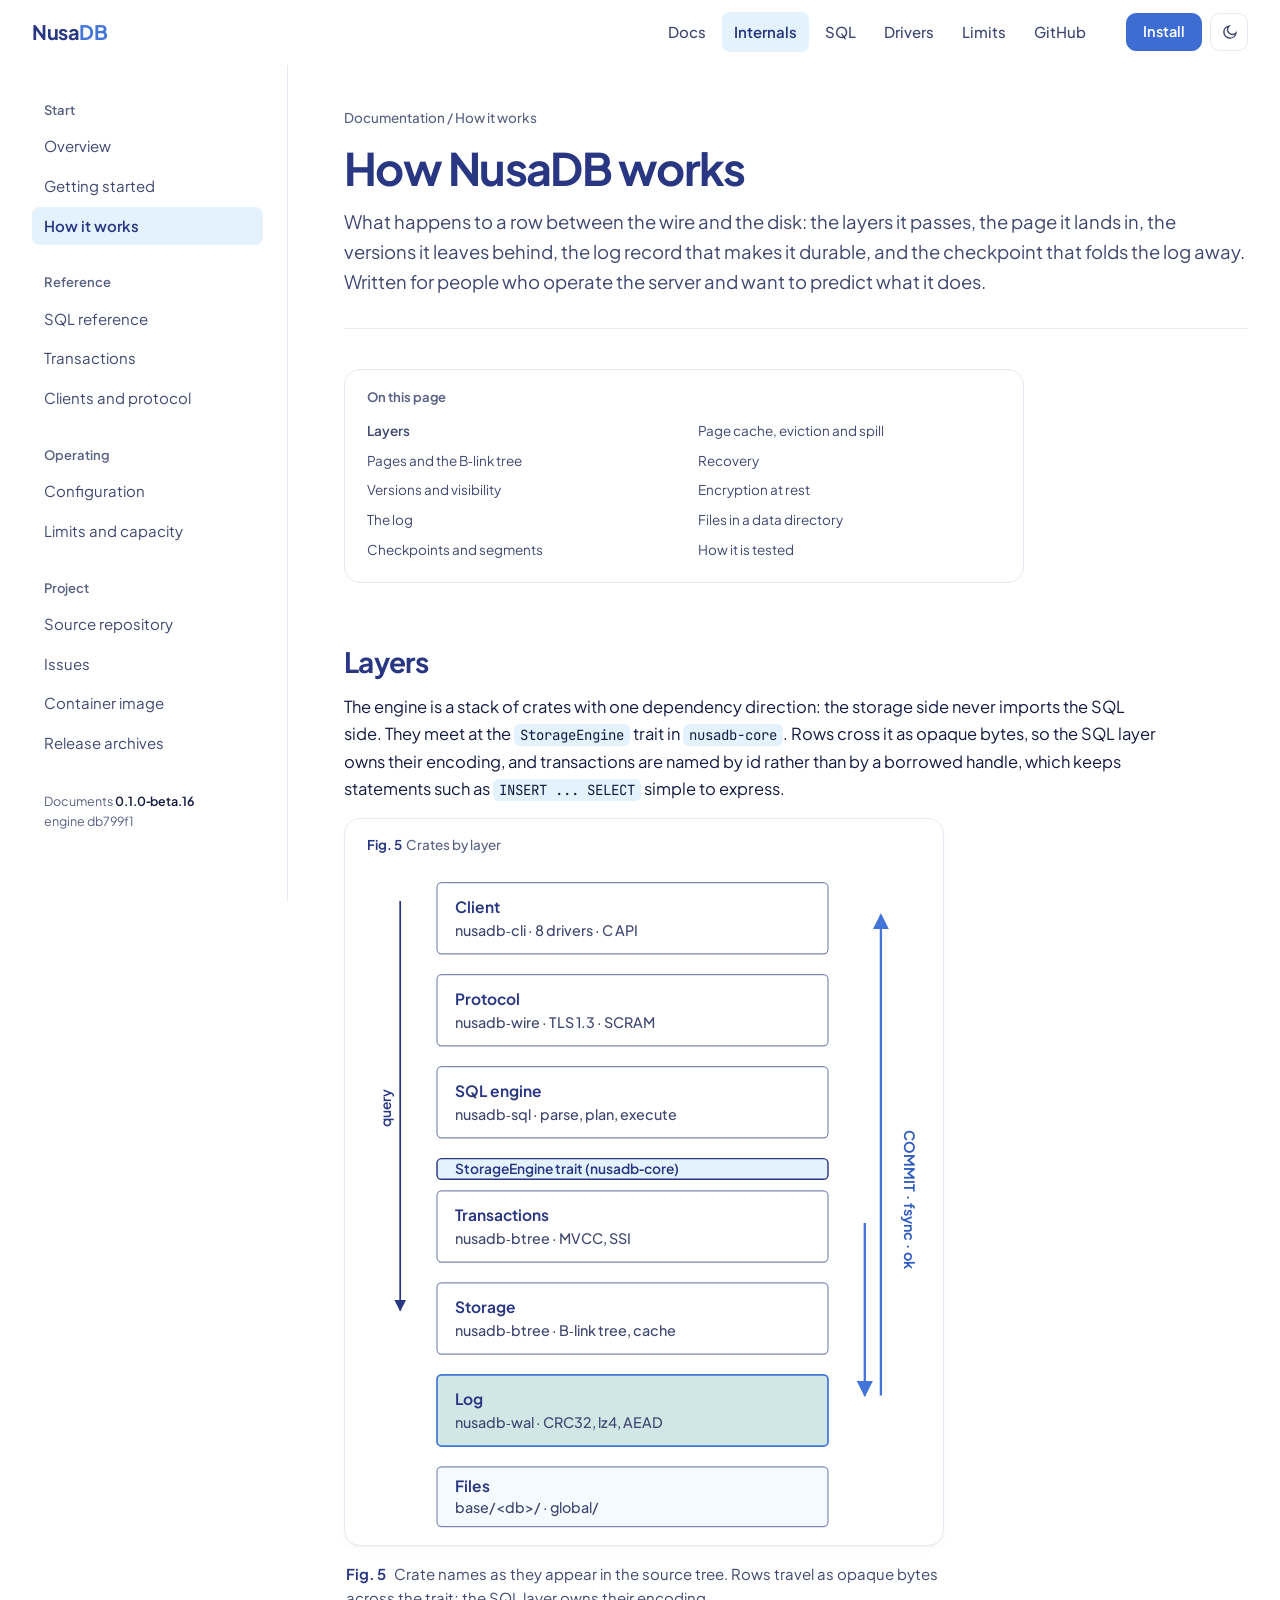
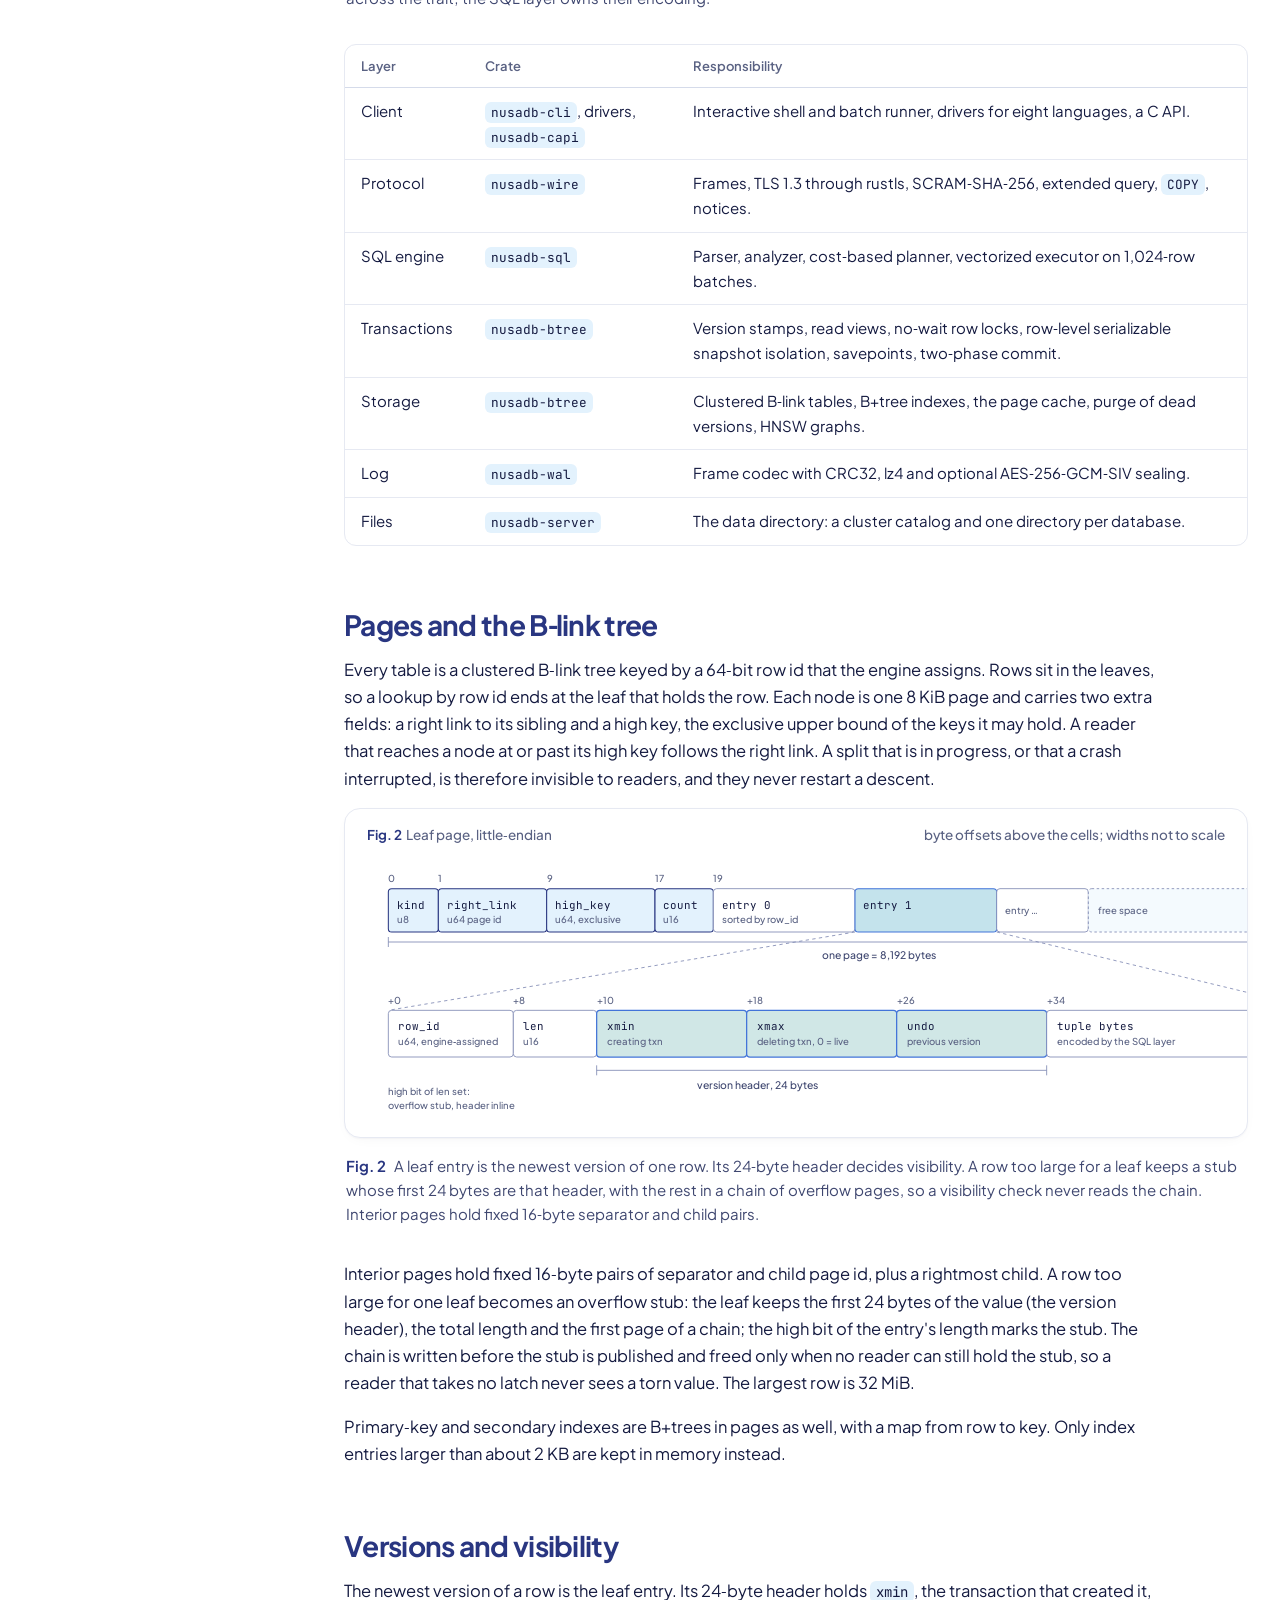
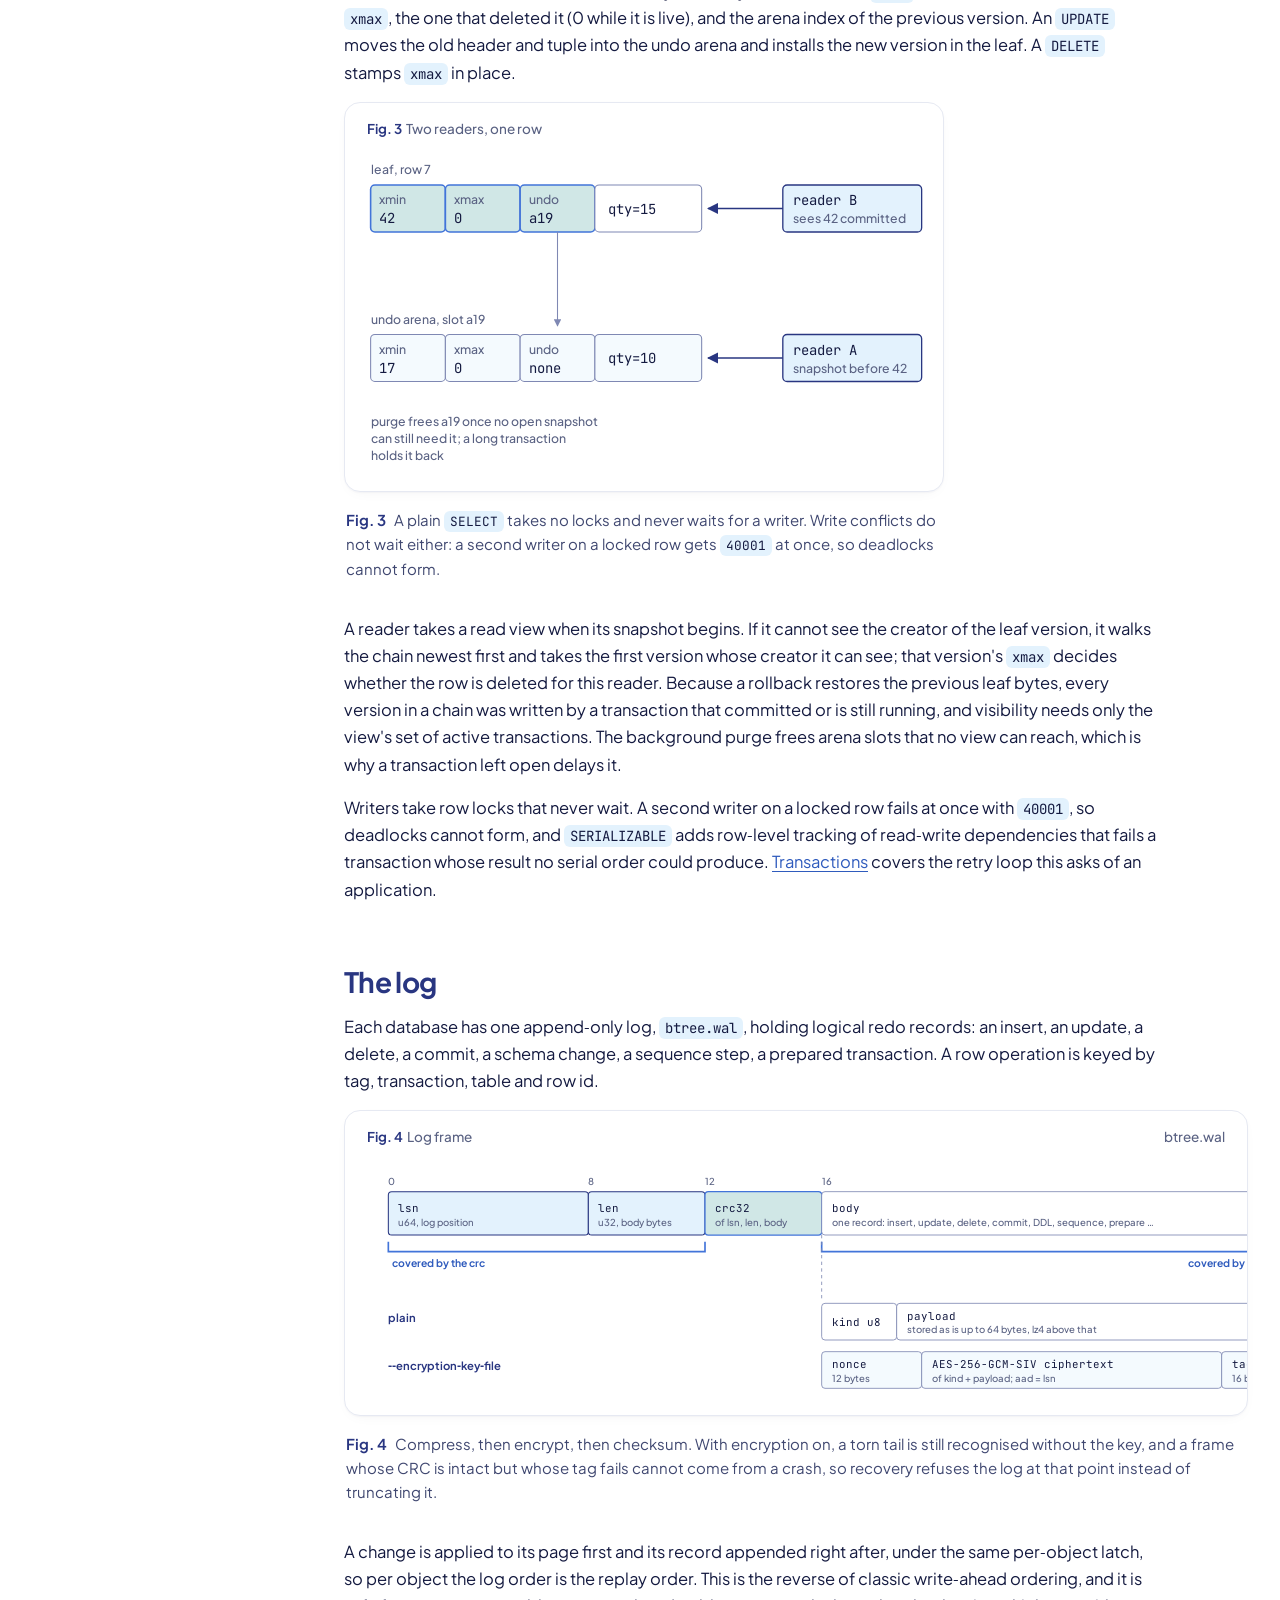
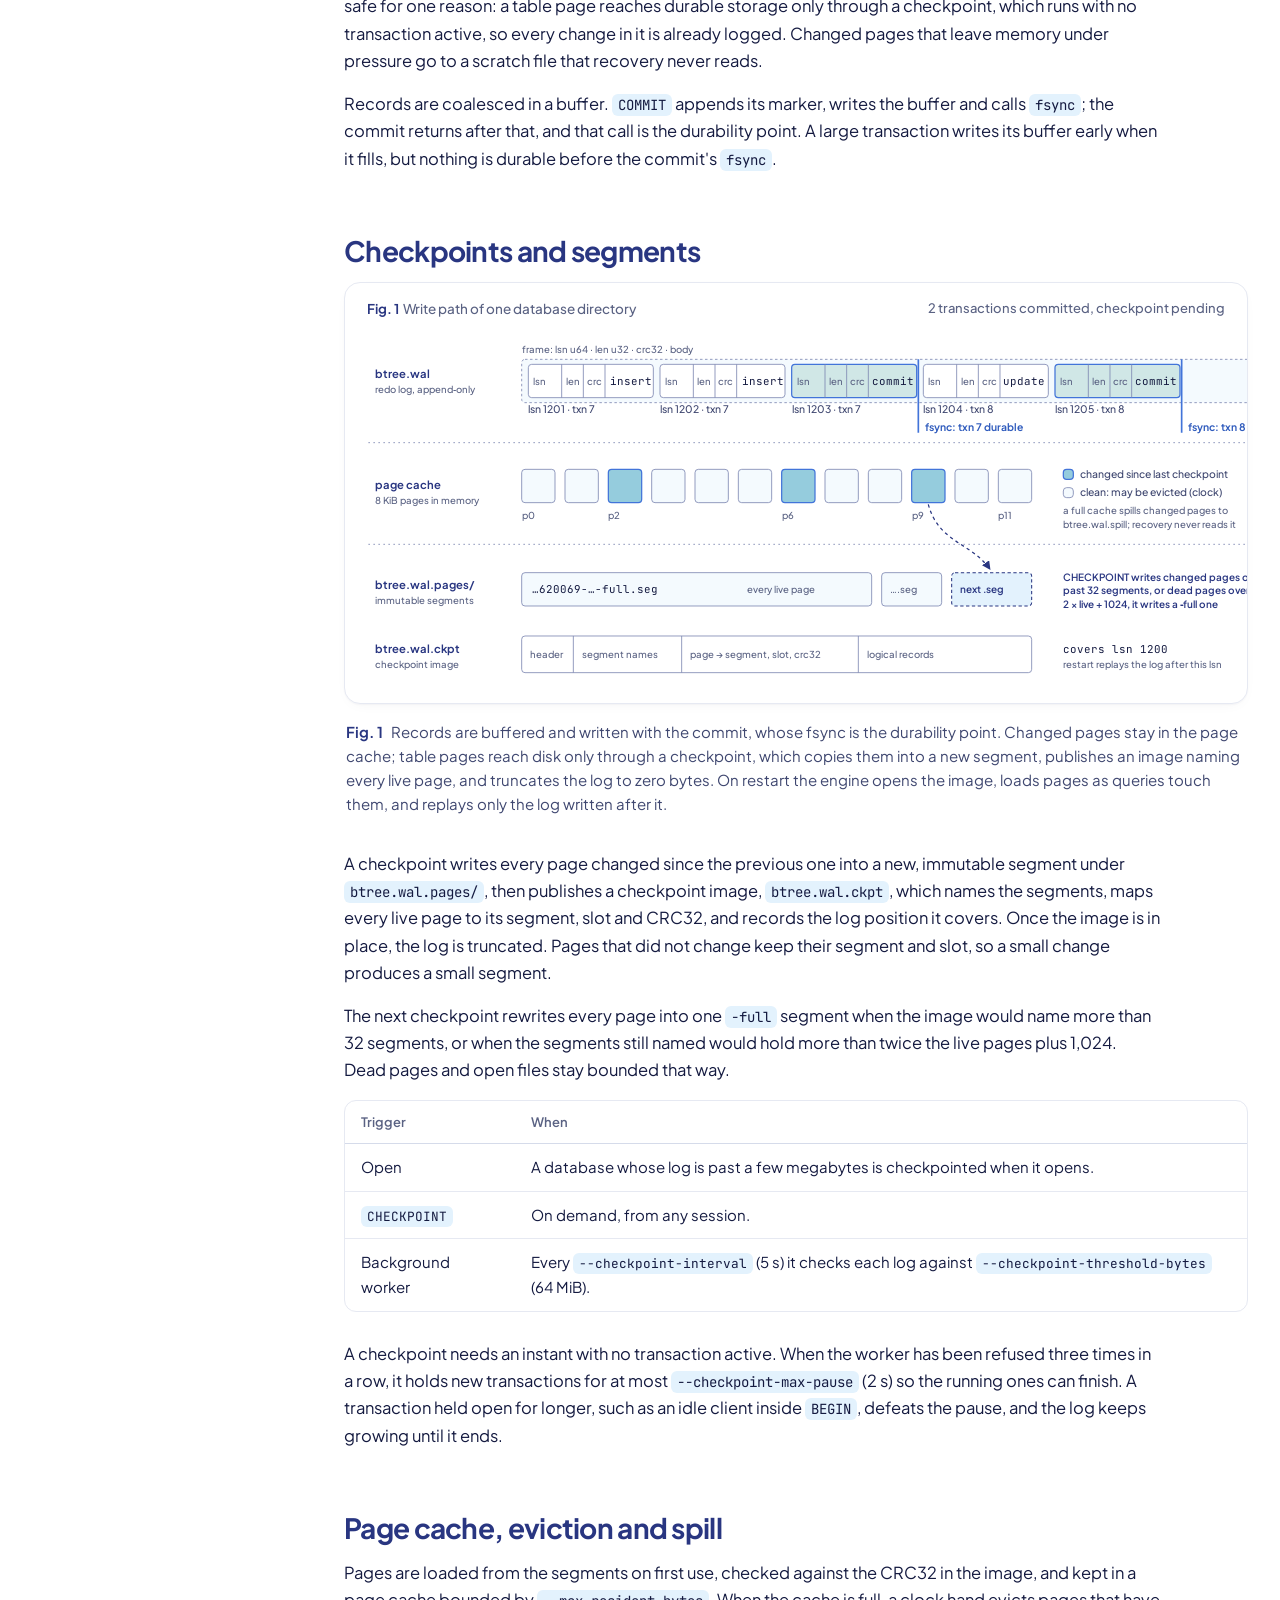
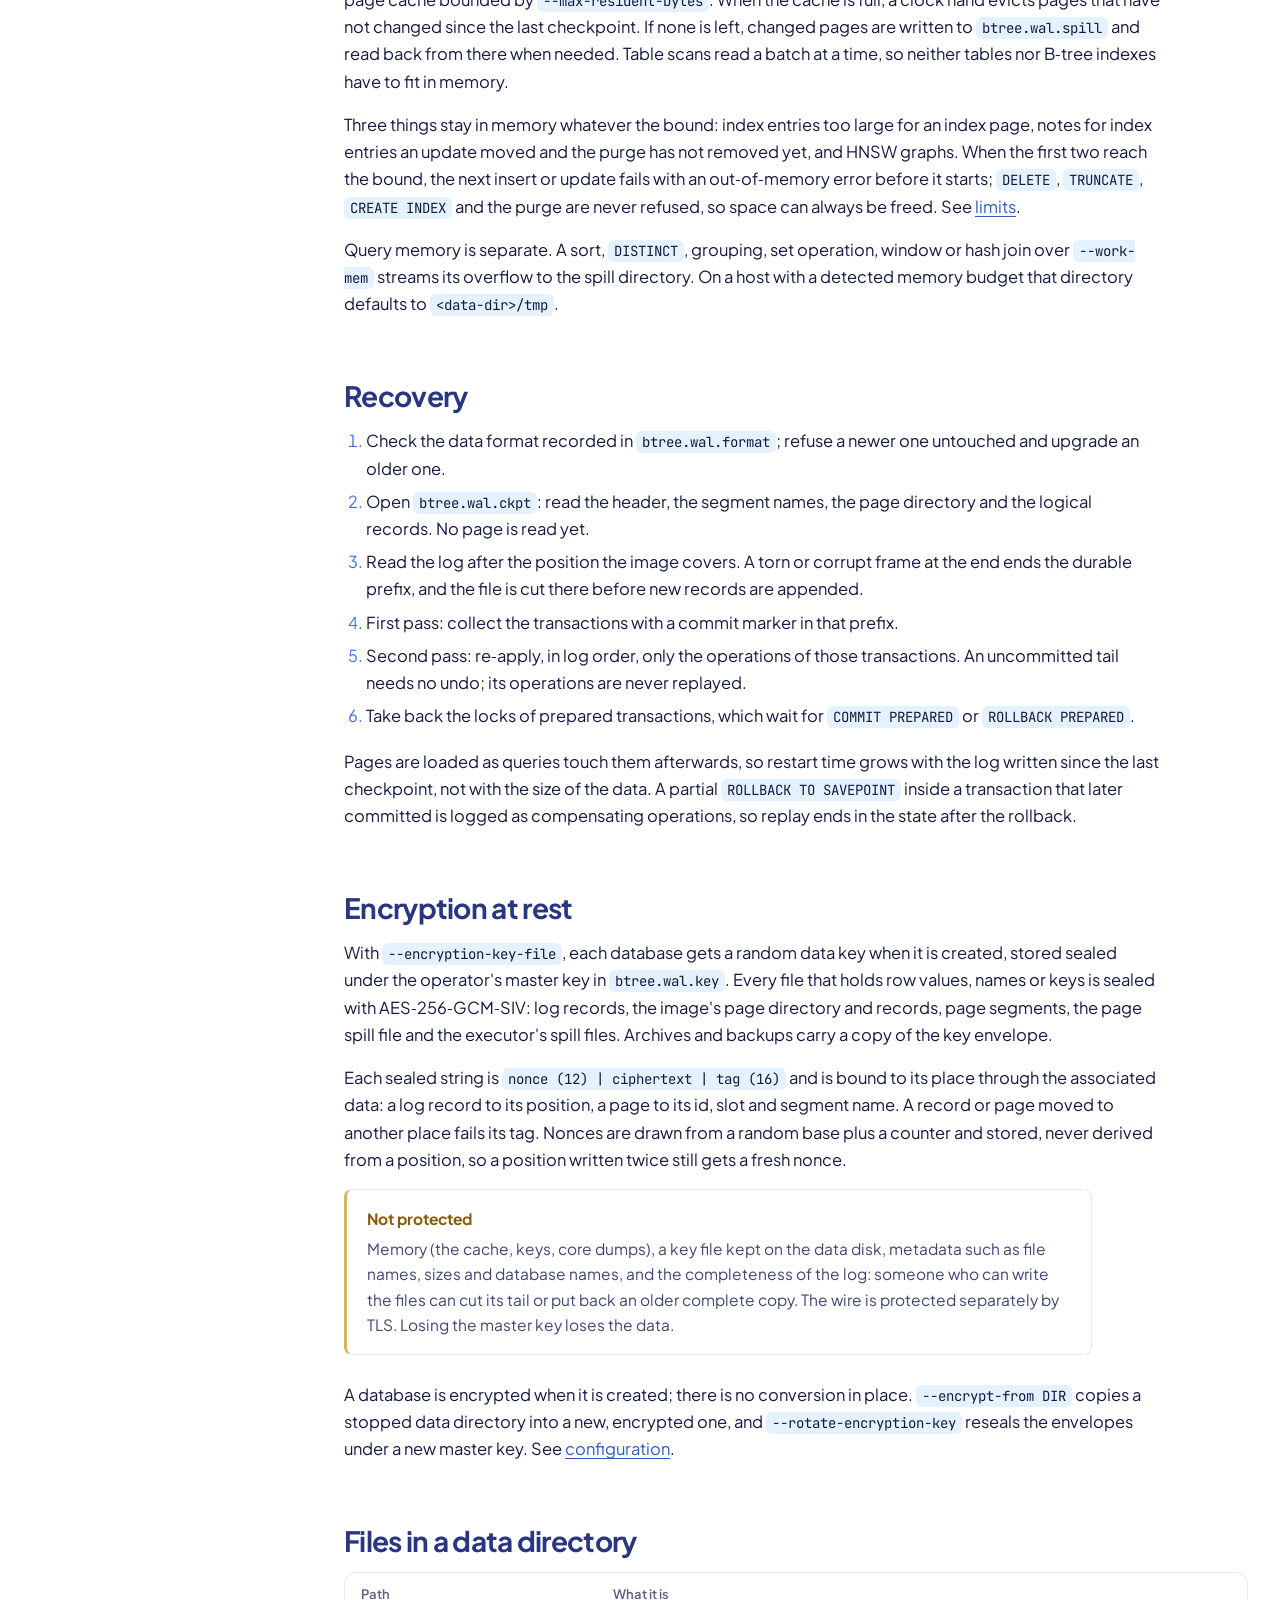
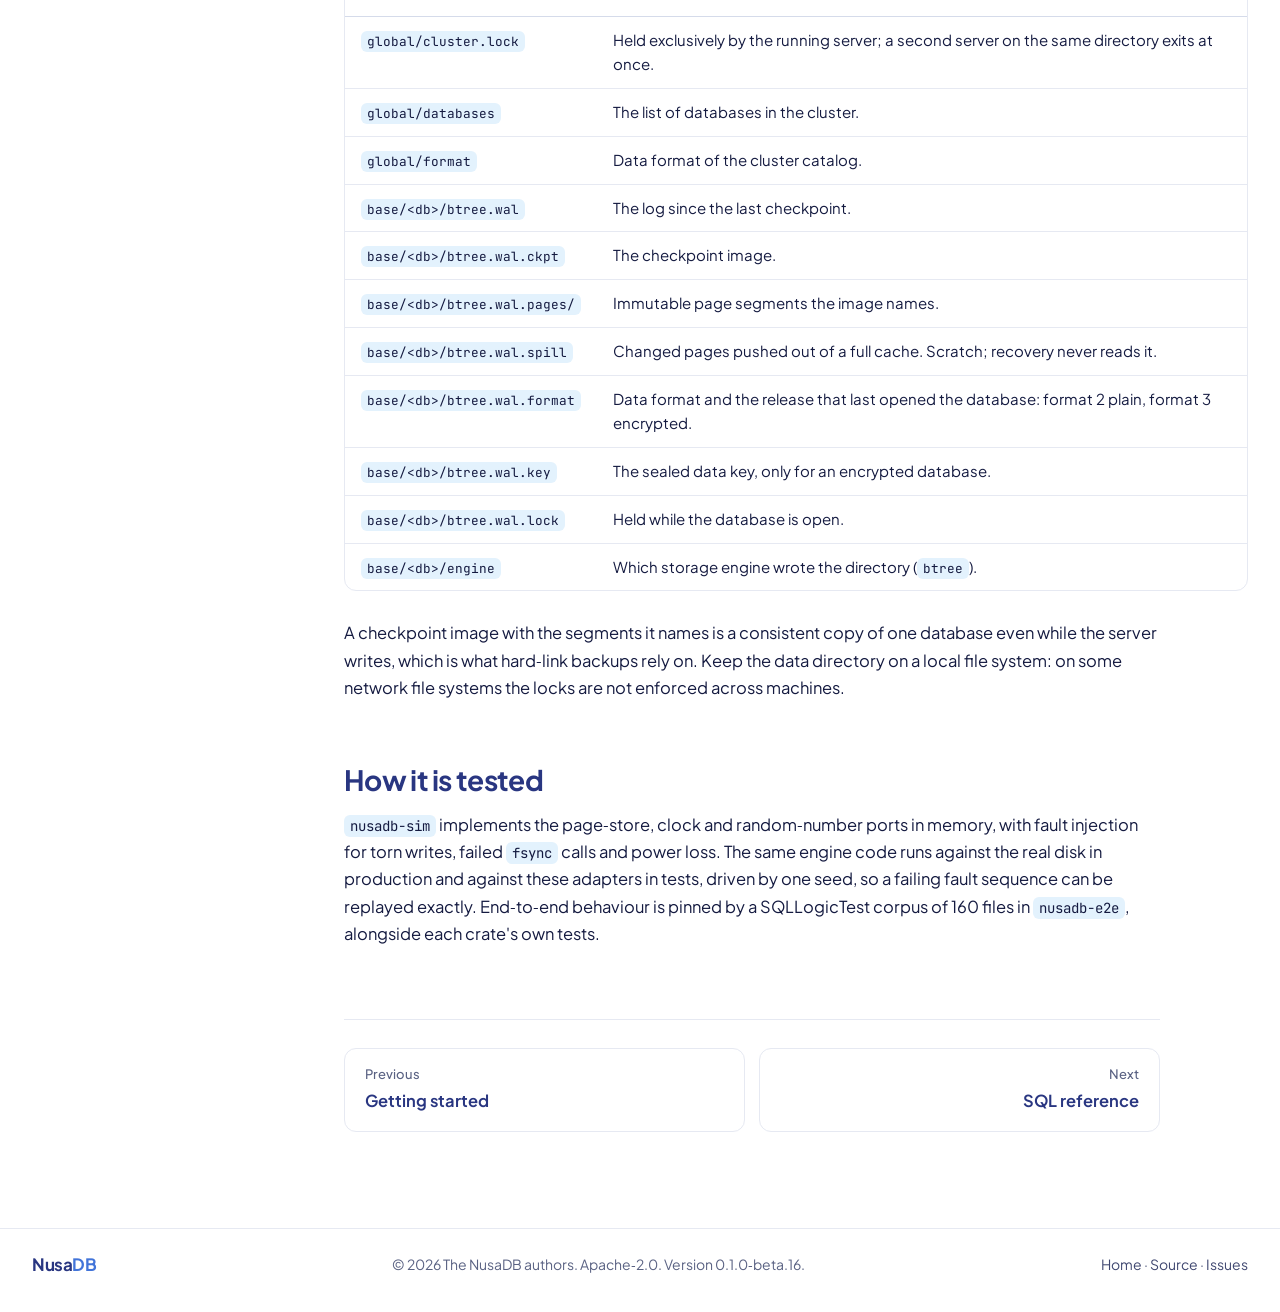
<file: docs/internals.html>
<!DOCTYPE html>
<html lang="en">
<head>
<meta charset="utf-8" />
<meta name="viewport" content="width=device-width, initial-scale=1" />
<title>How it works · NusaDB</title>
<meta name="description" content="How NusaDB stores a row: the layers, the 8 KiB B-link page layout, versions and visibility, the log frame, checkpoints over immutable segments, the page cache, recovery and encryption at rest." />
<meta name="theme-color" content="#ffffff" media="(prefers-color-scheme: light)" />
<meta name="theme-color" content="#0f1433" media="(prefers-color-scheme: dark)" />
<link rel="icon" type="image/svg+xml" href="data:image/svg+xml,%3Csvg xmlns='http://www.w3.org/2000/svg' viewBox='0 0 32 32'%3E%3Cpath d='M5 7.5v17.4c0 2.5 4.9 4.5 11 4.5s11-2 11-4.5V7.5z' fill='%23293681'/%3E%3Cpath d='M5 13.3c0 2.5 4.9 4.5 11 4.5s11-2 11-4.5M5 19.1c0 2.5 4.9 4.5 11 4.5s11-2 11-4.5' fill='none' stroke='%2395CCDD' stroke-width='1.7'/%3E%3Cellipse cx='16' cy='7.5' rx='11' ry='4.5' fill='%234274D9'/%3E%3C/svg%3E" />
<script>document.documentElement.classList.add("js");try{var t=localStorage.getItem("nusadb-theme");if(t==="light"||t==="dark")document.documentElement.setAttribute("data-theme",t)}catch(e){}</script>
<link rel="preconnect" href="https://fonts.googleapis.com" />
<link rel="preconnect" href="https://fonts.gstatic.com" crossorigin />
<link href="https://fonts.googleapis.com/css2?family=JetBrains+Mono:wght@400;500;600&amp;family=Plus+Jakarta+Sans:wght@400;500;600;700;800&amp;display=swap" rel="stylesheet" />
<link rel="stylesheet" href="../css/style.css?v=20261029r5" />
</head>
<body>
<a class="skip" href="#main">Skip to content</a>
<header class="masthead">
  <div class="wrap masthead-in">
    <a class="brand" href="../"><span>Nusa<b>DB</b></span></a>
    <nav class="mast-nav" id="mastNav" aria-label="Main"><ul><li><a href="./">Docs</a></li><li><a href="internals.html" aria-current="page">Internals</a></li><li><a href="sql.html">SQL</a></li><li><a href="clients.html">Drivers</a></li><li><a href="limits.html">Limits</a></li><li><a href="https://github.com/nusadb/nusadb">GitHub</a></li></ul></nav>
    <div class="mast-tools">
      <a class="btn btn-primary mast-cta" href="../#install">Install</a>
      <button class="icon-btn" id="themeBtn" type="button" aria-label="Switch theme"></button>
      <button class="icon-btn burger" id="burger" type="button" aria-label="Menu" aria-expanded="false" aria-controls="mastNav">
        <svg width="18" height="18" viewBox="0 0 24 24" fill="none" stroke="currentColor" stroke-width="2" stroke-linecap="round"><path d="M3 6h18M3 12h18M3 18h18"/></svg>
      </button>
    </div>
  </div>
</header>
<div class="wrap">
  <div class="docs docs-wide">
    <aside class="sidebar">
<button class="sidebar-toggle" type="button" aria-expanded="false" aria-controls="sidebarBody">
<span>Documentation menu</span>
<svg width="16" height="16" viewBox="0 0 24 24" fill="none" stroke="currentColor" stroke-width="2" stroke-linecap="round"><path d="m6 9 6 6 6-6"/></svg>
</button>
<div class="sidebar-body" id="sidebarBody">
<h4>Start</h4>
<ul>
<li><a href="./">Overview</a></li>
<li><a href="getting-started.html">Getting started</a></li>
<li><a href="internals.html" aria-current="page">How it works</a></li>
</ul>
<h4>Reference</h4>
<ul>
<li><a href="sql.html">SQL reference</a></li>
<li><a href="transactions.html">Transactions</a></li>
<li><a href="clients.html">Clients and protocol</a></li>
</ul>
<h4>Operating</h4>
<ul>
<li><a href="configuration.html">Configuration</a></li>
<li><a href="limits.html">Limits and capacity</a></li>
</ul>
<h4>Project</h4>
<ul>
<li><a href="https://github.com/nusadb/nusadb">Source repository</a></li>
<li><a href="https://github.com/nusadb/nusadb/issues">Issues</a></li>
<li><a href="https://hub.docker.com/r/nusadb/nusadb">Container image</a></li>
<li><a href="https://github.com/nusadb/nusadb/releases">Release archives</a></li>
</ul>
<p class="side-ver">Documents <b>0.1.0-beta.16</b><br />engine db799f1</p>
</div>
    </aside>
    <main class="prose" id="main">
      <p class="crumb"><a href="./">Documentation</a> / How it works</p>
      <h1>How NusaDB works</h1>
      <p class="summary">
        What happens to a row between the wire and the disk: the layers it passes, the page it lands
        in, the versions it leaves behind, the log record that makes it durable, and the checkpoint
        that folds the log away. Written for people who operate the server and want to predict what
        it does.
      </p>

      <nav class="toc toc-inline" id="toc" aria-label="On this page"><strong>On this page</strong></nav>

      <h2 id="layers">Layers</h2>
      <p>
        The engine is a stack of crates with one dependency direction: the storage side never imports
        the SQL side. They meet at the <code>StorageEngine</code> trait in <code>nusadb-core</code>.
        Rows cross it as opaque bytes, so the SQL layer owns their encoding, and transactions are
        named by id rather than by a borrowed handle, which keeps statements such as
        <code>INSERT ... SELECT</code> simple to express.
      </p>
      <figure class="fig fig-narrow" aria-labelledby="fig5-cap">
          <div class="fig-frame">
            <div class="fig-head"><span><b>Fig. 5</b> &nbsp;Crates by layer</span></div>
<svg viewBox="0 0 520 600" role="img" aria-label="Seven stacked layers from client to files, each with its crate: nusadb-cli and drivers, nusadb-wire, nusadb-sql, transactions and storage in nusadb-btree, the log codec in nusadb-wal, and the data directory files. A query travels down to the storage engine; a commit travels on to the log and returns after fsync.">
  <defs>
    <marker id="ah5" viewBox="0 0 10 10" refX="9" refY="5" markerWidth="7" markerHeight="7" orient="auto-start-reverse"><path d="M0 0L10 5L0 10z" class="d-arrow-brand"/></marker>
    <marker id="ah5s" viewBox="0 0 10 10" refX="9" refY="5" markerWidth="7" markerHeight="7" orient="auto-start-reverse"><path d="M0 0L10 5L0 10z" class="d-arrow-sig"/></marker>
  </defs>
  <g>
    <rect class="d-box" x="80" y="24" width="340" height="62"/><text class="d-txt-b" x="96" y="50">Client</text><text class="d-txt-2" x="96" y="70">nusadb-cli · 8 drivers · C API</text>
    <rect class="d-box" x="80" y="104" width="340" height="62"/><text class="d-txt-b" x="96" y="130">Protocol</text><text class="d-txt-2" x="96" y="150">nusadb-wire · TLS 1.3 · SCRAM</text>
    <rect class="d-box" x="80" y="184" width="340" height="62"/><text class="d-txt-b" x="96" y="210">SQL engine</text><text class="d-txt-2" x="96" y="230">nusadb-sql · parse, plan, execute</text>
    <rect class="d-box-brand" x="80" y="264" width="340" height="18"/><text class="d-txt-brand" x="96" y="277">StorageEngine trait (nusadb-core)</text>
    <rect class="d-box" x="80" y="292" width="340" height="62"/><text class="d-txt-b" x="96" y="318">Transactions</text><text class="d-txt-2" x="96" y="338">nusadb-btree · MVCC, SSI</text>
    <rect class="d-box" x="80" y="372" width="340" height="62"/><text class="d-txt-b" x="96" y="398">Storage</text><text class="d-txt-2" x="96" y="418">nusadb-btree · B-link tree, cache</text>
    <rect class="d-box-sig" x="80" y="452" width="340" height="62"/><text class="d-txt-b" x="96" y="478">Log</text><text class="d-txt-2" x="96" y="498">nusadb-wal · CRC32, lz4, AEAD</text>
    <rect class="d-box-2" x="80" y="532" width="340" height="52"/><text class="d-txt-b" x="96" y="554">Files</text><text class="d-txt-2" x="96" y="572">base/&lt;db&gt;/ · global/</text>
  </g>
  <path class="d-line-brand" d="M48 40 L 48 396" marker-end="url(#ah5)"/>
  <text class="d-txt-brand" x="40" y="220" transform="rotate(-90 40 220)" text-anchor="middle">query</text>
  <path class="d-line-sig" d="M452 320 L 452 470" marker-end="url(#ah5s)"/>
  <path class="d-line-sig" d="M466 470 L 466 52" marker-end="url(#ah5s)"/>
  <text class="d-txt-sig" x="486" y="300" transform="rotate(90 486 300)" text-anchor="middle">COMMIT · fsync · ok</text>
</svg>
          </div>
          <figcaption id="fig5-cap"><b>Fig. 5</b>Crate names as they appear in the source tree. Rows travel as opaque bytes across the trait; the SQL layer owns their encoding.</figcaption>
        </figure>
      <div class="table-scroll">
        <table>
          <thead><tr><th>Layer</th><th>Crate</th><th>Responsibility</th></tr></thead>
          <tbody>
            <tr><td>Client</td><td><code>nusadb-cli</code>, drivers, <code>nusadb-capi</code></td><td>Interactive shell and batch runner, drivers for eight languages, a C API.</td></tr>
            <tr><td>Protocol</td><td><code>nusadb-wire</code></td><td>Frames, TLS 1.3 through rustls, SCRAM-SHA-256, extended query, <code>COPY</code>, notices.</td></tr>
            <tr><td>SQL engine</td><td><code>nusadb-sql</code></td><td>Parser, analyzer, cost-based planner, vectorized executor on 1,024-row batches.</td></tr>
            <tr><td>Transactions</td><td><code>nusadb-btree</code></td><td>Version stamps, read views, no-wait row locks, row-level serializable snapshot isolation, savepoints, two-phase commit.</td></tr>
            <tr><td>Storage</td><td><code>nusadb-btree</code></td><td>Clustered B-link tables, B+tree indexes, the page cache, purge of dead versions, HNSW graphs.</td></tr>
            <tr><td>Log</td><td><code>nusadb-wal</code></td><td>Frame codec with CRC32, lz4 and optional AES-256-GCM-SIV sealing.</td></tr>
            <tr><td>Files</td><td><code>nusadb-server</code></td><td>The data directory: a cluster catalog and one directory per database.</td></tr>
          </tbody>
        </table>
      </div>

      <h2 id="pages">Pages and the B-link tree</h2>
      <p>
        Every table is a clustered B-link tree keyed by a 64-bit row id that the engine assigns. Rows
        sit in the leaves, so a lookup by row id ends at the leaf that holds the row. Each node is one
        8&nbsp;KiB page and carries two extra fields: a right link to its sibling and a high key, the
        exclusive upper bound of the keys it may hold. A reader that reaches a node at or past its high
        key follows the right link. A split that is in progress, or that a crash interrupted, is
        therefore invisible to readers, and they never restart a descent.
      </p>
      <figure class="fig" aria-labelledby="fig2-cap">
        <div class="fig-frame">
          <div class="fig-head"><span><b>Fig. 2</b> &nbsp;Leaf page, little-endian</span><span>byte offsets above the cells; widths not to scale</span></div>
          <div class="fig-scroll">
<svg viewBox="0 0 1200 330" role="img" aria-label="Diagram of an 8,192-byte leaf page: kind at byte 0, right link at 1, high key at 9, entry count at 17, entries from byte 19. Each entry holds a row id, a length, a 24-byte version header of xmin, xmax and undo pointer, then the tuple bytes.">
  <defs><marker id="ah2" viewBox="0 0 10 10" refX="9" refY="5" markerWidth="7" markerHeight="7" orient="auto-start-reverse"><path d="M0 0L10 5L0 10z" class="d-arrow"/></marker></defs>
  <!-- page -->
  <text class="d-txt-3" x="40" y="36">0</text><text class="d-txt-3" x="100" y="36">1</text><text class="d-txt-3" x="230" y="36">9</text><text class="d-txt-3" x="360" y="36">17</text><text class="d-txt-3" x="430" y="36">19</text>
  <rect class="d-box-brand" x="40" y="44" width="60" height="52"/><text class="d-txt" x="50" y="68">kind</text><text class="d-txt-3" x="50" y="85">u8</text>
  <rect class="d-box-brand" x="100" y="44" width="130" height="52"/><text class="d-txt" x="110" y="68">right_link</text><text class="d-txt-3" x="110" y="85">u64 page id</text>
  <rect class="d-box-brand" x="230" y="44" width="130" height="52"/><text class="d-txt" x="240" y="68">high_key</text><text class="d-txt-3" x="240" y="85">u64, exclusive</text>
  <rect class="d-box-brand" x="360" y="44" width="70" height="52"/><text class="d-txt" x="370" y="68">count</text><text class="d-txt-3" x="370" y="85">u16</text>
  <rect class="d-box" x="430" y="44" width="170" height="52"/><text class="d-txt" x="440" y="68">entry 0</text><text class="d-txt-3" x="440" y="85">sorted by row_id</text>
  <rect class="d-box-blue" x="600" y="44" width="170" height="52"/><text class="d-txt" x="610" y="68">entry 1</text>
  <rect class="d-box" x="770" y="44" width="110" height="52"/><text class="d-txt-3" x="780" y="74">entry …</text>
  <rect class="d-box-2" x="880" y="44" width="280" height="52" stroke-dasharray="3 3"/><text class="d-txt-3" x="892" y="74">free space</text>
  <line class="d-tick" x1="40" y1="108" x2="1160" y2="108"/><line class="d-tick" x1="40" y1="102" x2="40" y2="114"/><line class="d-tick" x1="1160" y1="102" x2="1160" y2="114"/>
  <text class="d-txt-2" x="560" y="128">one page = 8,192 bytes</text>
  <!-- expansion of entry 1 -->
  <path class="d-line d-dash" d="M600 96 L 40 190"/><path class="d-line d-dash" d="M770 96 L 1160 190"/>
  <text class="d-txt-3" x="40" y="182">+0</text><text class="d-txt-3" x="190" y="182">+8</text><text class="d-txt-3" x="290" y="182">+10</text><text class="d-txt-3" x="470" y="182">+18</text><text class="d-txt-3" x="650" y="182">+26</text><text class="d-txt-3" x="830" y="182">+34</text>
  <rect class="d-box" x="40" y="190" width="150" height="56"/><text class="d-txt" x="52" y="214">row_id</text><text class="d-txt-3" x="52" y="232">u64, engine-assigned</text>
  <rect class="d-box" x="190" y="190" width="100" height="56"/><text class="d-txt" x="202" y="214">len</text><text class="d-txt-3" x="202" y="232">u16</text>
  <rect class="d-box-sig" x="290" y="190" width="180" height="56"/><text class="d-txt" x="302" y="214">xmin</text><text class="d-txt-3" x="302" y="232">creating txn</text>
  <rect class="d-box-sig" x="470" y="190" width="180" height="56"/><text class="d-txt" x="482" y="214">xmax</text><text class="d-txt-3" x="482" y="232">deleting txn, 0 = live</text>
  <rect class="d-box-sig" x="650" y="190" width="180" height="56"/><text class="d-txt" x="662" y="214">undo</text><text class="d-txt-3" x="662" y="232">previous version</text>
  <rect class="d-box" x="830" y="190" width="330" height="56"/><text class="d-txt" x="842" y="214">tuple bytes</text><text class="d-txt-3" x="842" y="232">encoded by the SQL layer</text>
  <line class="d-tick" x1="290" y1="262" x2="830" y2="262"/><line class="d-tick" x1="290" y1="256" x2="290" y2="268"/><line class="d-tick" x1="830" y1="256" x2="830" y2="268"/>
  <text class="d-txt-2" x="410" y="284">version header, 24 bytes</text>
  <path class="d-line" d="M240 246 L 240 300 L 40 300" marker-end="url(#ah2)" opacity="0"/>
  <text class="d-txt-3" x="40" y="292">high bit of len set:</text>
  <text class="d-txt-3" x="40" y="308">overflow stub, header inline</text>
</svg>
          </div>
        </div>
        <figcaption id="fig2-cap"><b>Fig. 2</b>A leaf entry is the newest version of one row. Its 24-byte header decides visibility. A row too large for a leaf keeps a stub whose first 24 bytes are that header, with the rest in a chain of overflow pages, so a visibility check never reads the chain. Interior pages hold fixed 16-byte separator and child pairs.</figcaption>
      </figure>
      <p>
        Interior pages hold fixed 16-byte pairs of separator and child page id, plus a rightmost
        child. A row too large for one leaf becomes an overflow stub: the leaf keeps the first
        24 bytes of the value (the version header), the total length and the first page of a chain;
        the high bit of the entry's length marks the stub. The chain is written before the stub is
        published and freed only when no reader can still hold the stub, so a reader that takes no
        latch never sees a torn value. The largest row is 32 MiB.
      </p>
      <p>
        Primary-key and secondary indexes are B+trees in pages as well, with a map from row to key.
        Only index entries larger than about 2 KB are kept in memory instead.
      </p>

      <h2 id="versions">Versions and visibility</h2>
      <p>
        The newest version of a row is the leaf entry. Its 24-byte header holds <code>xmin</code>,
        the transaction that created it, <code>xmax</code>, the one that deleted it (0 while it is
        live), and the arena index of the previous version. An <code>UPDATE</code> moves the old
        header and tuple into the undo arena and installs the new version in the leaf. A
        <code>DELETE</code> stamps <code>xmax</code> in place.
      </p>
      <figure class="fig fig-narrow" aria-labelledby="fig3-cap">
          <div class="fig-frame">
            <div class="fig-head"><span><b>Fig. 3</b> &nbsp;Two readers, one row</span></div>
<svg viewBox="0 0 560 330" role="img" aria-label="Diagram: the leaf holds version xmin 42 with qty 15 and an undo pointer to arena slot 19, which holds version xmin 17 with qty 10. A reader whose snapshot predates the commit of transaction 42 follows the pointer and reads qty 10; a later reader reads qty 15 from the leaf.">
  <defs>
    <marker id="ah3" viewBox="0 0 10 10" refX="9" refY="5" markerWidth="7" markerHeight="7" orient="auto-start-reverse"><path d="M0 0L10 5L0 10z" class="d-arrow"/></marker>
    <marker id="ah3b" viewBox="0 0 10 10" refX="9" refY="5" markerWidth="7" markerHeight="7" orient="auto-start-reverse"><path d="M0 0L10 5L0 10z" class="d-arrow-brand"/></marker>
  </defs>
  <text class="d-txt-3" x="24" y="34">leaf, row 7</text>
  <rect class="d-box-sig" x="24" y="44" width="70" height="44"/><text class="d-txt-3" x="32" y="62">xmin</text><text class="d-txt" x="32" y="80">42</text>
  <rect class="d-box-sig" x="94" y="44" width="70" height="44"/><text class="d-txt-3" x="102" y="62">xmax</text><text class="d-txt" x="102" y="80">0</text>
  <rect class="d-box-sig" x="164" y="44" width="70" height="44"/><text class="d-txt-3" x="172" y="62">undo</text><text class="d-txt" x="172" y="80">a19</text>
  <rect class="d-box" x="234" y="44" width="100" height="44"/><text class="d-txt" x="246" y="71">qty=15</text>
  <path class="d-line" d="M199 88 L 199 176" marker-end="url(#ah3)"/>
  <text class="d-txt-3" x="24" y="174">undo arena, slot a19</text>
  <rect class="d-box-2" x="24" y="184" width="70" height="44"/><text class="d-txt-3" x="32" y="202">xmin</text><text class="d-txt" x="32" y="220">17</text>
  <rect class="d-box-2" x="94" y="184" width="70" height="44"/><text class="d-txt-3" x="102" y="202">xmax</text><text class="d-txt" x="102" y="220">0</text>
  <rect class="d-box-2" x="164" y="184" width="70" height="44"/><text class="d-txt-3" x="172" y="202">undo</text><text class="d-txt" x="172" y="220">none</text>
  <rect class="d-box-2" x="234" y="184" width="100" height="44"/><text class="d-txt" x="246" y="211">qty=10</text>
  <!-- readers -->
  <rect class="d-box-brand" x="410" y="44" width="130" height="44"/><text class="d-txt" x="420" y="63">reader B</text><text class="d-txt-3" x="420" y="80">sees 42 committed</text>
  <path class="d-line-brand" d="M410 66 L 340 66" marker-end="url(#ah3b)"/>
  <rect class="d-box-brand" x="410" y="184" width="130" height="44"/><text class="d-txt" x="420" y="203">reader A</text><text class="d-txt-3" x="420" y="220">snapshot before 42</text>
  <path class="d-line-brand" d="M410 206 L 340 206" marker-end="url(#ah3b)"/>
  <text class="d-txt-3" x="24" y="270">purge frees a19 once no open snapshot</text>
  <text class="d-txt-3" x="24" y="286">can still need it; a long transaction</text>
  <text class="d-txt-3" x="24" y="302">holds it back</text>
</svg>
          </div>
          <figcaption id="fig3-cap"><b>Fig. 3</b>A plain <code>SELECT</code> takes no locks and never waits for a writer. Write conflicts do not wait either: a second writer on a locked row gets <code>40001</code> at once, so deadlocks cannot form.</figcaption>
        </figure>
      <p>
        A reader takes a read view when its snapshot begins. If it cannot see the creator of the leaf
        version, it walks the chain newest first and takes the first version whose creator it can see;
        that version's <code>xmax</code> decides whether the row is deleted for this reader. Because a
        rollback restores the previous leaf bytes, every version in a chain was written by a
        transaction that committed or is still running, and visibility needs only the view's set of
        active transactions. The background purge frees arena slots that no view can reach, which is
        why a transaction left open delays it.
      </p>
      <p>
        Writers take row locks that never wait. A second writer on a locked row fails at once with
        <code>40001</code>, so deadlocks cannot form, and <code>SERIALIZABLE</code> adds row-level
        tracking of read-write dependencies that fails a transaction whose result no serial order
        could produce. <a href="transactions.html">Transactions</a> covers the retry loop this asks of
        an application.
      </p>

      <h2 id="log">The log</h2>
      <p>
        Each database has one append-only log, <code>btree.wal</code>, holding logical redo records:
        an insert, an update, a delete, a commit, a schema change, a sequence step, a prepared
        transaction. A row operation is keyed by tag, transaction, table and row id.
      </p>
      <figure class="fig" aria-labelledby="fig4-cap">
        <div class="fig-frame">
          <div class="fig-head"><span><b>Fig. 4</b> &nbsp;Log frame</span><span>btree.wal</span></div>
          <div class="fig-scroll">
<svg viewBox="0 0 1200 300" role="img" aria-label="Diagram of a log frame: lsn u64 at byte 0, len u32 at 8, crc32 at 12, body from 16. The CRC covers lsn, len and body. The body is a kind byte followed by the payload, stored as is up to 64 bytes and lz4-compressed above that. With encryption the body is a 12-byte nonce, AES-256-GCM-SIV ciphertext and a 16-byte tag, and the CRC is taken over the sealed bytes.">
  <text class="d-txt-3" x="40" y="36">0</text><text class="d-txt-3" x="280" y="36">8</text><text class="d-txt-3" x="420" y="36">12</text><text class="d-txt-3" x="560" y="36">16</text>
  <rect class="d-box-brand" x="40" y="44" width="240" height="52"/><text class="d-txt" x="52" y="68">lsn</text><text class="d-txt-3" x="52" y="85">u64, log position</text>
  <rect class="d-box-brand" x="280" y="44" width="140" height="52"/><text class="d-txt" x="292" y="68">len</text><text class="d-txt-3" x="292" y="85">u32, body bytes</text>
  <rect class="d-box-sig" x="420" y="44" width="140" height="52"/><text class="d-txt" x="432" y="68">crc32</text><text class="d-txt-3" x="432" y="85">of lsn, len, body</text>
  <rect class="d-box" x="560" y="44" width="600" height="52"/><text class="d-txt" x="572" y="68">body</text><text class="d-txt-3" x="572" y="85">one record: insert, update, delete, commit, DDL, sequence, prepare …</text>
  <path class="d-line-sig" d="M420 104 L 420 116 L 40 116 L 40 104"/><path class="d-line-sig" d="M560 104 L 560 116 L 1160 116 L 1160 104"/>
  <text class="d-txt-sig" x="44" y="134">covered by the crc</text><text class="d-txt-sig" x="1000" y="134">covered by the crc</text>
  <!-- plain body -->
  <path class="d-line d-dash" d="M560 96 L 560 176"/><path class="d-line d-dash" d="M1160 96 L 1160 176"/>
  <text class="d-txt-b" x="40" y="200">plain</text>
  <rect class="d-box" x="560" y="178" width="90" height="44"/><text class="d-txt" x="572" y="205">kind u8</text>
  <rect class="d-box" x="650" y="178" width="510" height="44"/><text class="d-txt" x="662" y="198">payload</text><text class="d-txt-3" x="662" y="214">stored as is up to 64 bytes, lz4 above that</text>
  <!-- sealed body -->
  <text class="d-txt-b" x="40" y="258">--encryption-key-file</text>
  <rect class="d-box-2" x="560" y="236" width="120" height="44"/><text class="d-txt" x="572" y="256">nonce</text><text class="d-txt-3" x="572" y="272">12 bytes</text>
  <rect class="d-box-2" x="680" y="236" width="360" height="44"/><text class="d-txt" x="692" y="256">AES-256-GCM-SIV ciphertext</text><text class="d-txt-3" x="692" y="272">of kind + payload; aad = lsn</text>
  <rect class="d-box-2" x="1040" y="236" width="120" height="44"/><text class="d-txt" x="1052" y="256">tag</text><text class="d-txt-3" x="1052" y="272">16 bytes</text>
</svg>
          </div>
        </div>
        <figcaption id="fig4-cap"><b>Fig. 4</b>Compress, then encrypt, then checksum. With encryption on, a torn tail is still recognised without the key, and a frame whose CRC is intact but whose tag fails cannot come from a crash, so recovery refuses the log at that point instead of truncating it.</figcaption>
      </figure>
      <p>
        A change is applied to its page first and its record appended right after, under the same
        per-object latch, so per object the log order is the replay order. This is the reverse of
        classic write-ahead ordering, and it is safe for one reason: a table page reaches durable
        storage only through a checkpoint, which runs with no transaction active, so every change in
        it is already logged. Changed pages that leave memory under pressure go to a scratch file that
        recovery never reads.
      </p>
      <p>
        Records are coalesced in a buffer. <code>COMMIT</code> appends its marker, writes the buffer and
        calls <code>fsync</code>; the commit returns after that, and that call is the durability point.
        A large transaction writes its buffer early when it fills, but nothing is durable before the
        commit's <code>fsync</code>.
      </p>

      <h2 id="checkpoints">Checkpoints and segments</h2>
      <figure class="fig logfig" style="margin-top:8px" aria-labelledby="fig1-cap">
      <div class="fig-frame">
        <div class="fig-head">
          <span><b>Fig. 1</b> &nbsp;Write path of one database directory</span>
          <span class="state">2 transactions committed, checkpoint pending</span>
          
        </div>
        <div class="fig-scroll">
<svg viewBox="0 0 1200 440" role="img" aria-label="Diagram: insert, update and commit records are appended to btree.wal; a commit returns after fsync; changed 8 KiB pages are marked in the page cache; a checkpoint writes only those pages to a new immutable segment, publishes a checkpoint image covering the last log position, and truncates the log.">
  <defs>
    <marker id="ah" viewBox="0 0 10 10" refX="9" refY="5" markerWidth="7" markerHeight="7" orient="auto-start-reverse"><path d="M0 0L10 5L0 10z" class="d-arrow"/></marker>
    <marker id="ahs" viewBox="0 0 10 10" refX="9" refY="5" markerWidth="7" markerHeight="7" orient="auto-start-reverse"><path d="M0 0L10 5L0 10z" class="d-arrow-sig"/></marker>
    <marker id="ahb" viewBox="0 0 10 10" refX="9" refY="5" markerWidth="7" markerHeight="7" orient="auto-start-reverse"><path d="M0 0L10 5L0 10z" class="d-arrow-brand"/></marker>
  </defs>

  <!-- lane labels -->
  <text class="d-txt-b" x="24" y="62">btree.wal</text>
  <text class="d-txt-3" x="24" y="80">redo log, append-only</text>
  <text class="d-txt-b" x="24" y="196">page cache</text>
  <text class="d-txt-3" x="24" y="214">8 KiB pages in memory</text>
  <text class="d-txt-b" x="24" y="316">btree.wal.pages/</text>
  <text class="d-txt-3" x="24" y="334">immutable segments</text>
  <text class="d-txt-b" x="24" y="392">btree.wal.ckpt</text>
  <text class="d-txt-3" x="24" y="410">checkpoint image</text>
  <line class="d-line" x1="16" y1="140" x2="1184" y2="140" stroke-dasharray="2 4"/>
  <line class="d-line" x1="16" y1="262" x2="1184" y2="262" stroke-dasharray="2 4"/>

  <!-- the log tape -->
  <rect class="d-box-2" x="200" y="40" width="980" height="52" stroke-dasharray="3 3"/>
  <text class="d-txt-3" x="200" y="32">frame: lsn u64 · len u32 · crc32 · body</text>
  <g>
    <g class="lf-frame" data-step="1" transform="translate(208 46)">
      <rect class="d-box" width="150" height="40"/><line class="d-tick" x1="40" y1="0" x2="40" y2="40"/><line class="d-tick" x1="66" y1="0" x2="66" y2="40"/><line class="d-tick" x1="92" y1="0" x2="92" y2="40"/>
      <text class="d-txt-3" x="6" y="25">lsn</text><text class="d-txt-3" x="45" y="25">len</text><text class="d-txt-3" x="70" y="25">crc</text><text class="d-txt" x="98" y="25">insert</text>
      <text class="d-txt-2" x="0" y="58">lsn 1201 · txn 7</text>
    </g>
    <g class="lf-frame" data-step="2" transform="translate(366 46)">
      <rect class="d-box" width="150" height="40"/><line class="d-tick" x1="40" y1="0" x2="40" y2="40"/><line class="d-tick" x1="66" y1="0" x2="66" y2="40"/><line class="d-tick" x1="92" y1="0" x2="92" y2="40"/>
      <text class="d-txt-3" x="6" y="25">lsn</text><text class="d-txt-3" x="45" y="25">len</text><text class="d-txt-3" x="70" y="25">crc</text><text class="d-txt" x="98" y="25">insert</text>
      <text class="d-txt-2" x="0" y="58">lsn 1202 · txn 7</text>
    </g>
    <g class="lf-frame" data-step="3" transform="translate(524 46)">
      <rect class="d-box-sig" width="150" height="40"/><line class="d-tick" x1="40" y1="0" x2="40" y2="40"/><line class="d-tick" x1="66" y1="0" x2="66" y2="40"/><line class="d-tick" x1="92" y1="0" x2="92" y2="40"/>
      <text class="d-txt-3" x="6" y="25">lsn</text><text class="d-txt-3" x="45" y="25">len</text><text class="d-txt-3" x="70" y="25">crc</text><text class="d-txt" x="96" y="25">commit</text>
      <text class="d-txt-2" x="0" y="58">lsn 1203 · txn 7</text>
    </g>
    <g class="lf-frame" data-step="4" transform="translate(682 46)">
      <rect class="d-box" width="150" height="40"/><line class="d-tick" x1="40" y1="0" x2="40" y2="40"/><line class="d-tick" x1="66" y1="0" x2="66" y2="40"/><line class="d-tick" x1="92" y1="0" x2="92" y2="40"/>
      <text class="d-txt-3" x="6" y="25">lsn</text><text class="d-txt-3" x="45" y="25">len</text><text class="d-txt-3" x="70" y="25">crc</text><text class="d-txt" x="96" y="25">update</text>
      <text class="d-txt-2" x="0" y="58">lsn 1204 · txn 8</text>
    </g>
    <g class="lf-frame" data-step="5" transform="translate(840 46)">
      <rect class="d-box-sig" width="150" height="40"/><line class="d-tick" x1="40" y1="0" x2="40" y2="40"/><line class="d-tick" x1="66" y1="0" x2="66" y2="40"/><line class="d-tick" x1="92" y1="0" x2="92" y2="40"/>
      <text class="d-txt-3" x="6" y="25">lsn</text><text class="d-txt-3" x="45" y="25">len</text><text class="d-txt-3" x="70" y="25">crc</text><text class="d-txt" x="96" y="25">commit</text>
      <text class="d-txt-2" x="0" y="58">lsn 1205 · txn 8</text>
    </g>
  </g>
  <!-- fsync markers: the durability point of each commit -->
  <g class="lf-flash on">
    <line class="d-line-sig" x1="676" y1="40" x2="676" y2="128"/>
    <text class="d-txt-sig" x="684" y="126">fsync: txn 7 durable</text>
  </g>
  <g class="lf-flash on">
    <line class="d-line-sig" x1="992" y1="40" x2="992" y2="128"/>
    <text class="d-txt-sig" x="1000" y="126">fsync: txn 8</text>
  </g>

  <!-- the page cache: twelve 8 KiB pages; data-dirty lists the step that dirties each -->
  <g>
    <rect class="lf-page d-clean" x="200" y="172" width="40" height="40"/>
    <rect class="lf-page d-clean" x="252" y="172" width="40" height="40"/>
    <rect class="lf-page d-dirty" x="304" y="172" width="40" height="40" data-dirty="1"/>
    <rect class="lf-page d-clean" x="356" y="172" width="40" height="40"/>
    <rect class="lf-page d-clean" x="408" y="172" width="40" height="40"/>
    <rect class="lf-page d-clean" x="460" y="172" width="40" height="40"/>
    <rect class="lf-page d-dirty" x="512" y="172" width="40" height="40" data-dirty="2"/>
    <rect class="lf-page d-clean" x="564" y="172" width="40" height="40"/>
    <rect class="lf-page d-clean" x="616" y="172" width="40" height="40"/>
    <rect class="lf-page d-dirty" x="668" y="172" width="40" height="40" data-dirty="4"/>
    <rect class="lf-page d-clean" x="720" y="172" width="40" height="40"/>
    <rect class="lf-page d-clean" x="772" y="172" width="40" height="40"/>
  </g>
  <text class="d-txt-3" x="200" y="232">p0</text><text class="d-txt-3" x="304" y="232">p2</text><text class="d-txt-3" x="512" y="232">p6</text><text class="d-txt-3" x="668" y="232">p9</text><text class="d-txt-3" x="772" y="232">p11</text>
  <rect class="d-dirty" x="850" y="172" width="12" height="12"/><text class="d-txt-2" x="870" y="182">changed since last checkpoint</text>
  <rect class="d-clean" x="850" y="194" width="12" height="12"/><text class="d-txt-2" x="870" y="204">clean: may be evicted (clock)</text>
  <text class="d-txt-3" x="850" y="226">a full cache spills changed pages to</text>
  <text class="d-txt-3" x="850" y="242">btree.wal.spill; recovery never reads it</text>

  <!-- segments -->
  <rect class="d-box-2" x="200" y="296" width="420" height="40"/>
  <text class="d-txt" x="212" y="321">…620069-…-full.seg</text>
  <text class="d-txt-3" x="470" y="321">every live page</text>
  <rect class="d-box-2" x="632" y="296" width="72" height="40"/>
  <text class="d-txt-3" x="642" y="321">….seg</text>
  <g class="lf-seg">
    <rect class="d-box-brand" x="716" y="296" width="96" height="40" stroke-dasharray="4 3"/>
    <text class="d-txt-brand" x="726" y="321">next .seg</text>
  </g>
  <path class="d-line-brand d-dash" d="M688 214 C 700 260, 740 260, 762 292" marker-end="url(#ahb)"/>
  <text class="d-txt-brand" x="850" y="306">CHECKPOINT writes changed pages only;</text>
  <text class="d-txt-brand" x="850" y="322">past 32 segments, or dead pages over</text>
  <text class="d-txt-brand" x="850" y="338">2 × live + 1024, it writes a -full one</text>

  <!-- the image -->
  <rect class="d-box" x="200" y="372" width="612" height="44"/>
  <line class="d-tick" x1="262" y1="372" x2="262" y2="416"/><line class="d-tick" x1="392" y1="372" x2="392" y2="416"/><line class="d-tick" x1="604" y1="372" x2="604" y2="416"/>
  <text class="d-txt-3" x="210" y="399">header</text>
  <text class="d-txt-3" x="272" y="399">segment names</text>
  <text class="d-txt-3" x="402" y="399">page → segment, slot, crc32</text>
  <text class="d-txt-3" x="614" y="399">logical records</text>
  <text class="d-txt" x="850" y="392">covers lsn 1200</text>
  <text class="d-txt-3" x="850" y="410">restart replays the log after this lsn</text>
</svg>
        </div>
      </div>
      <figcaption id="fig1-cap"><b>Fig. 1</b>Records are buffered and written with the commit, whose fsync is the durability point. Changed pages stay in the page cache; table pages reach disk only through a checkpoint, which copies them into a new segment, publishes an image naming every live page, and truncates the log to zero bytes. On restart the engine opens the image, loads pages as queries touch them, and replays only the log written after it.</figcaption>
    </figure>
      <p>
        A checkpoint writes every page changed since the previous one into a new, immutable segment
        under <code>btree.wal.pages/</code>, then publishes a checkpoint image,
        <code>btree.wal.ckpt</code>, which names the segments, maps every live page to its segment,
        slot and CRC32, and records the log position it covers. Once the image is in place, the log is
        truncated. Pages that did not change keep their segment and slot, so a small change produces a
        small segment.
      </p>
      <p>
        The next checkpoint rewrites every page into one <code>-full</code> segment when the image
        would name more than 32 segments, or when the segments still named would hold more than twice
        the live pages plus 1,024. Dead pages and open files stay bounded that way.
      </p>
      <div class="table-scroll">
        <table>
          <thead><tr><th>Trigger</th><th>When</th></tr></thead>
          <tbody>
            <tr><td>Open</td><td>A database whose log is past a few megabytes is checkpointed when it opens.</td></tr>
            <tr><td><code>CHECKPOINT</code></td><td>On demand, from any session.</td></tr>
            <tr><td>Background worker</td><td>Every <code>--checkpoint-interval</code> (5 s) it checks each log against <code>--checkpoint-threshold-bytes</code> (64 MiB).</td></tr>
          </tbody>
        </table>
      </div>
      <p>
        A checkpoint needs an instant with no transaction active. When the worker has been refused
        three times in a row, it holds new transactions for at most <code>--checkpoint-max-pause</code>
        (2 s) so the running ones can finish. A transaction held open for longer, such as an idle
        client inside <code>BEGIN</code>, defeats the pause, and the log keeps growing until it ends.
      </p>

      <h2 id="page-cache">Page cache, eviction and spill</h2>
      <p>
        Pages are loaded from the segments on first use, checked against the CRC32 in the image, and
        kept in a page cache bounded by <code>--max-resident-bytes</code>. When the cache is full, a
        clock hand evicts pages that have not changed since the last checkpoint. If none is left,
        changed pages are written to <code>btree.wal.spill</code> and read back from there when needed.
        Table scans read a batch at a time, so neither tables nor B-tree indexes have to fit in memory.
      </p>
      <p>
        Three things stay in memory whatever the bound: index entries too large for an index page,
        notes for index entries an update moved and the purge has not removed yet, and HNSW graphs.
        When the first two reach the bound, the next insert or update fails with an out-of-memory
        error before it starts; <code>DELETE</code>, <code>TRUNCATE</code>, <code>CREATE INDEX</code> and
        the purge are never refused, so space can always be freed. See
        <a href="limits.html#what-still-has-to-fit-in-memory">limits</a>.
      </p>
      <p>
        Query memory is separate. A sort, <code>DISTINCT</code>, grouping, set operation, window or hash
        join over <code>--work-mem</code> streams its overflow to the spill directory. On a host with a
        detected memory budget that directory defaults to <code>&lt;data-dir&gt;/tmp</code>.
      </p>

      <h2 id="recovery">Recovery</h2>
      <ol>
        <li>Check the data format recorded in <code>btree.wal.format</code>; refuse a newer one untouched and upgrade an older one.</li>
        <li>Open <code>btree.wal.ckpt</code>: read the header, the segment names, the page directory and the logical records. No page is read yet.</li>
        <li>Read the log after the position the image covers. A torn or corrupt frame at the end ends the durable prefix, and the file is cut there before new records are appended.</li>
        <li>First pass: collect the transactions with a commit marker in that prefix.</li>
        <li>Second pass: re-apply, in log order, only the operations of those transactions. An uncommitted tail needs no undo; its operations are never replayed.</li>
        <li>Take back the locks of prepared transactions, which wait for <code>COMMIT PREPARED</code> or <code>ROLLBACK PREPARED</code>.</li>
      </ol>
      <p>
        Pages are loaded as queries touch them afterwards, so restart time grows with the log written
        since the last checkpoint, not with the size of the data. A partial
        <code>ROLLBACK TO SAVEPOINT</code> inside a transaction that later committed is logged as
        compensating operations, so replay ends in the state after the rollback.
      </p>

      <h2 id="encryption">Encryption at rest</h2>
      <p>
        With <code>--encryption-key-file</code>, each database gets a random data key when it is
        created, stored sealed under the operator's master key in <code>btree.wal.key</code>. Every file
        that holds row values, names or keys is sealed with AES-256-GCM-SIV: log records, the image's
        page directory and records, page segments, the page spill file and the executor's spill files.
        Archives and backups carry a copy of the key envelope.
      </p>
      <p>
        Each sealed string is <code>nonce (12) | ciphertext | tag (16)</code> and is bound to its place
        through the associated data: a log record to its position, a page to its id, slot and segment
        name. A record or page moved to another place fails its tag. Nonces are drawn from a random base
        plus a counter and stored, never derived from a position, so a position written twice still gets
        a fresh nonce.
      </p>
      <div class="note caution"><b>Not protected</b><p>Memory (the cache, keys, core dumps), a key file kept on the data disk, metadata such as file names, sizes and database names, and the completeness of the log: someone who can write the files can cut its tail or put back an older complete copy. The wire is protected separately by TLS. Losing the master key loses the data.</p></div>
      <p>
        A database is encrypted when it is created; there is no conversion in place.
        <code>--encrypt-from DIR</code> copies a stopped data directory into a new, encrypted one, and
        <code>--rotate-encryption-key</code> reseals the envelopes under a new master key. See
        <a href="configuration.html#encryption-at-rest">configuration</a>.
      </p>

      <h2 id="files">Files in a data directory</h2>
      <div class="table-scroll">
        <table>
          <thead><tr><th>Path</th><th>What it is</th></tr></thead>
          <tbody>
            <tr><td><code>global/cluster.lock</code></td><td>Held exclusively by the running server; a second server on the same directory exits at once.</td></tr>
            <tr><td><code>global/databases</code></td><td>The list of databases in the cluster.</td></tr>
            <tr><td><code>global/format</code></td><td>Data format of the cluster catalog.</td></tr>
            <tr><td><code>base/&lt;db&gt;/btree.wal</code></td><td>The log since the last checkpoint.</td></tr>
            <tr><td><code>base/&lt;db&gt;/btree.wal.ckpt</code></td><td>The checkpoint image.</td></tr>
            <tr><td><code>base/&lt;db&gt;/btree.wal.pages/</code></td><td>Immutable page segments the image names.</td></tr>
            <tr><td><code>base/&lt;db&gt;/btree.wal.spill</code></td><td>Changed pages pushed out of a full cache. Scratch; recovery never reads it.</td></tr>
            <tr><td><code>base/&lt;db&gt;/btree.wal.format</code></td><td>Data format and the release that last opened the database: format 2 plain, format 3 encrypted.</td></tr>
            <tr><td><code>base/&lt;db&gt;/btree.wal.key</code></td><td>The sealed data key, only for an encrypted database.</td></tr>
            <tr><td><code>base/&lt;db&gt;/btree.wal.lock</code></td><td>Held while the database is open.</td></tr>
            <tr><td><code>base/&lt;db&gt;/engine</code></td><td>Which storage engine wrote the directory (<code>btree</code>).</td></tr>
          </tbody>
        </table>
      </div>
      <p>
        A checkpoint image with the segments it names is a consistent copy of one database even while
        the server writes, which is what hard-link backups rely on. Keep the data directory on a local
        file system: on some network file systems the locks are not enforced across machines.
      </p>

      <h2 id="testing">How it is tested</h2>
      <p>
        <code>nusadb-sim</code> implements the page-store, clock and random-number ports in memory, with
        fault injection for torn writes, failed <code>fsync</code> calls and power loss. The same engine
        code runs against the real disk in production and against these adapters in tests, driven by
        one seed, so a failing fault sequence can be replayed exactly. End-to-end behaviour is pinned by
        a SQLLogicTest corpus of 160 files in <code>nusadb-e2e</code>, alongside each crate's own tests.
      </p>

      <div class="nextprev">
<a href="getting-started.html"><small>Previous</small>Getting started</a>
<a class="to-next" href="sql.html"><small>Next</small>SQL reference</a>
</div>
    </main>
  </div>
</div>
<footer class="foot">
  <div class="wrap">
    <div class="foot-note">
      <a class="brand" href="../"><span>Nusa<b>DB</b></span></a>
      <p>&copy; <span id="year">2026</span> The NusaDB authors. Apache-2.0. Version 0.1.0-beta.16.</p>
      <p><a href="../">Home</a> · <a href="https://github.com/nusadb/nusadb">Source</a> · <a href="https://github.com/nusadb/nusadb/issues">Issues</a></p>
    </div>
  </div>
</footer>
<script src="../js/main.js?v=20261029r5"></script>
</body>
</html>
</file>
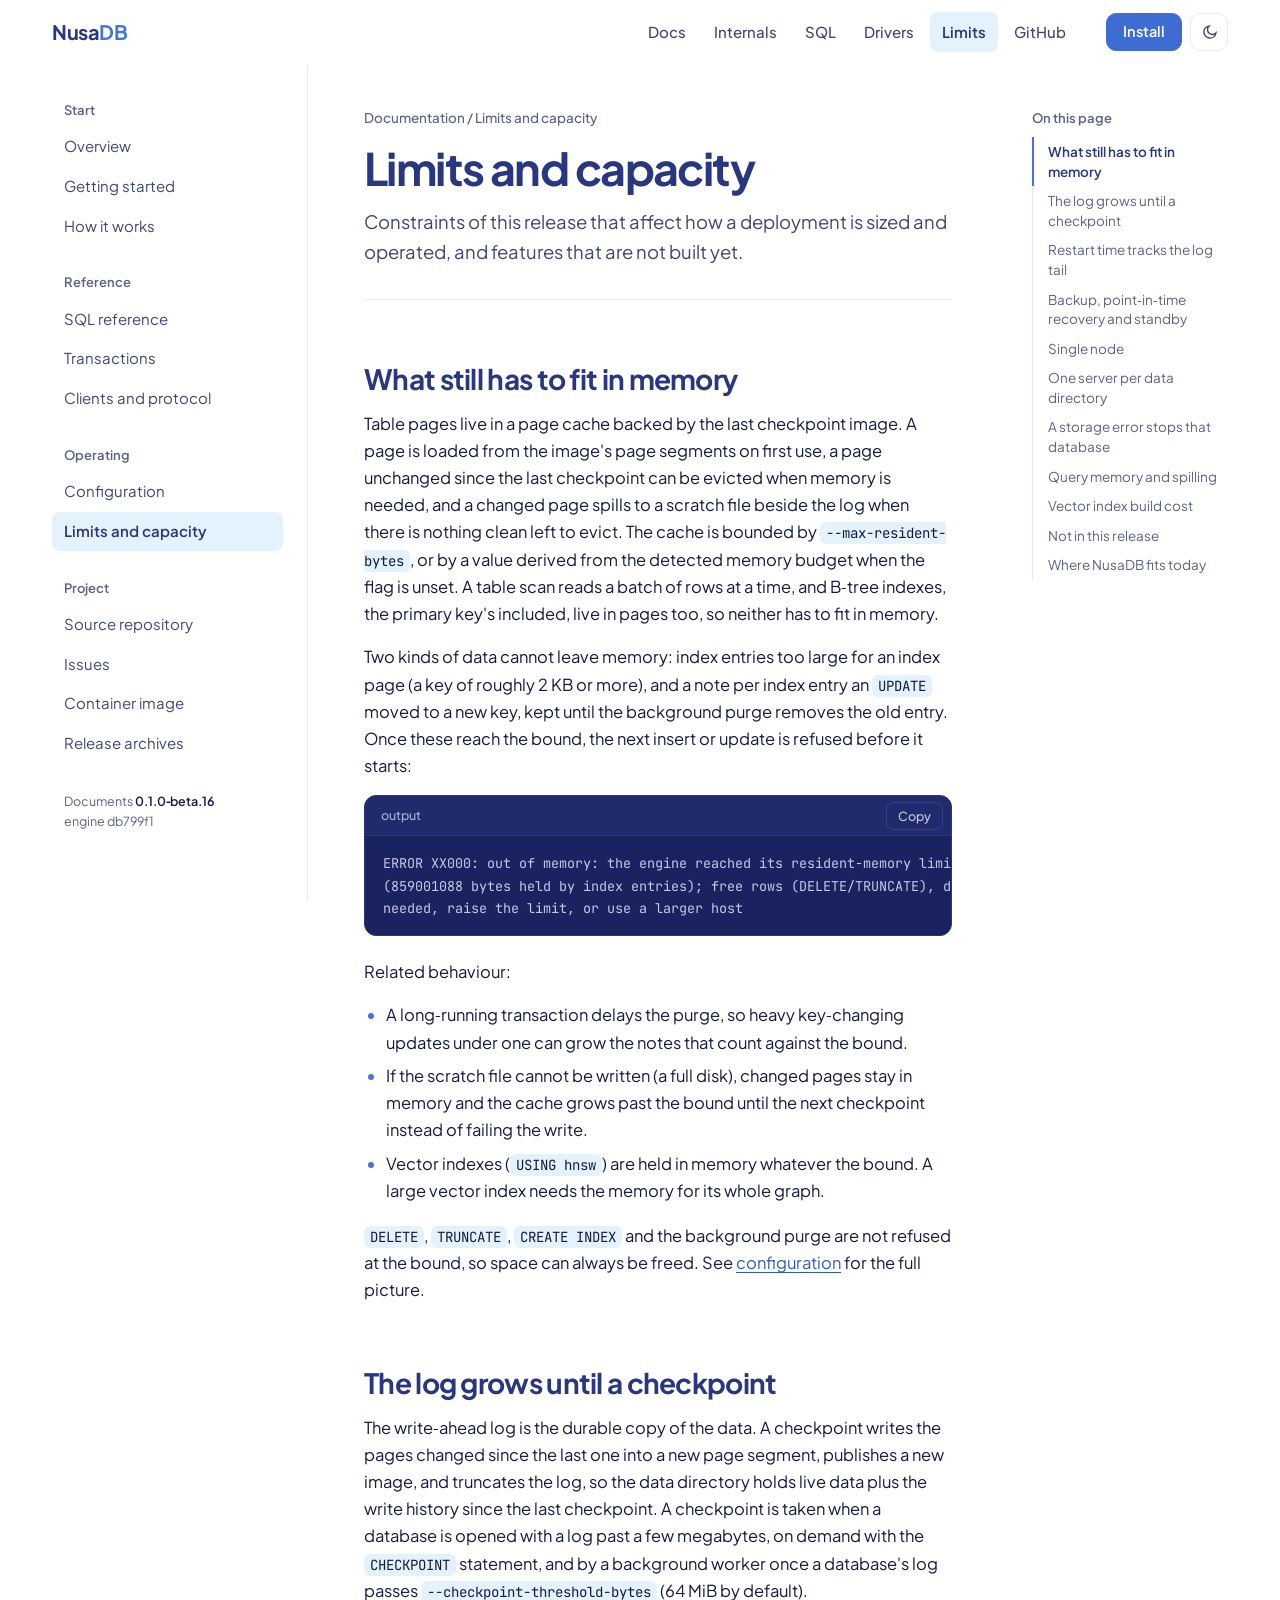
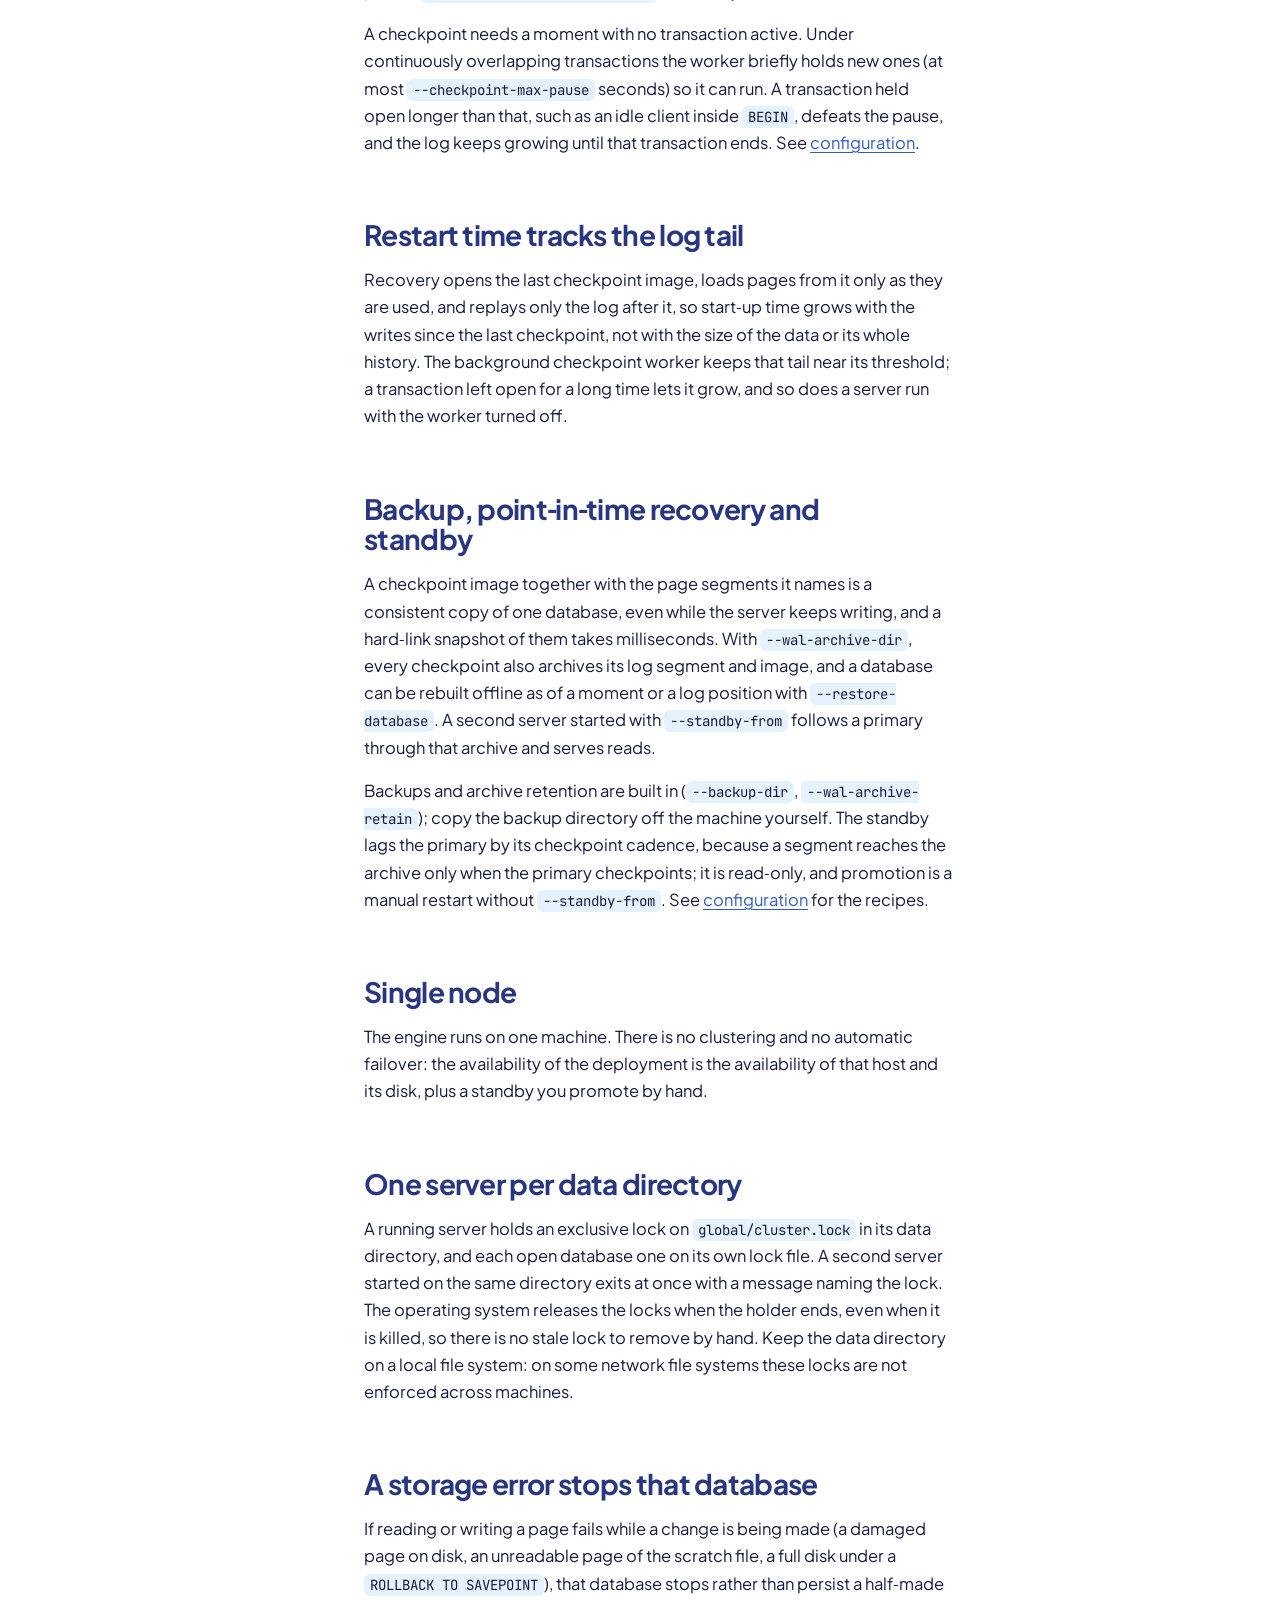
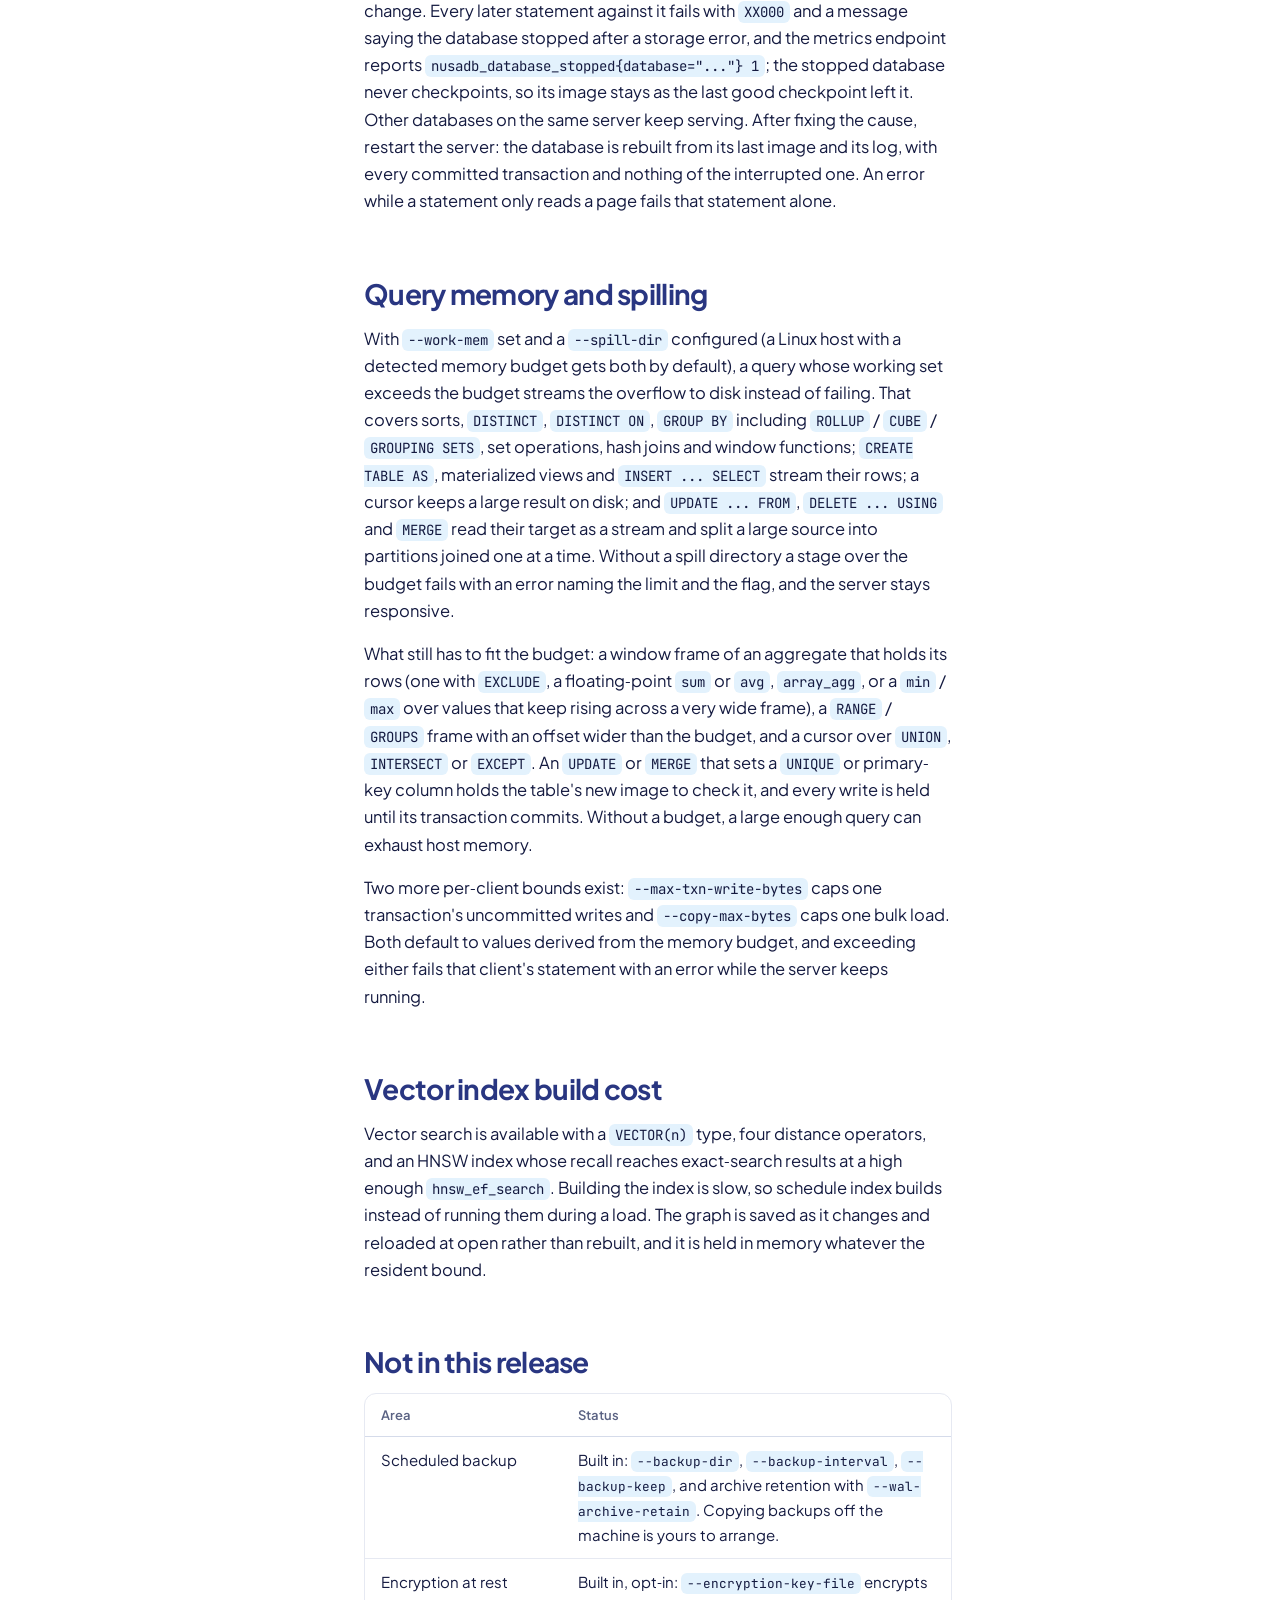
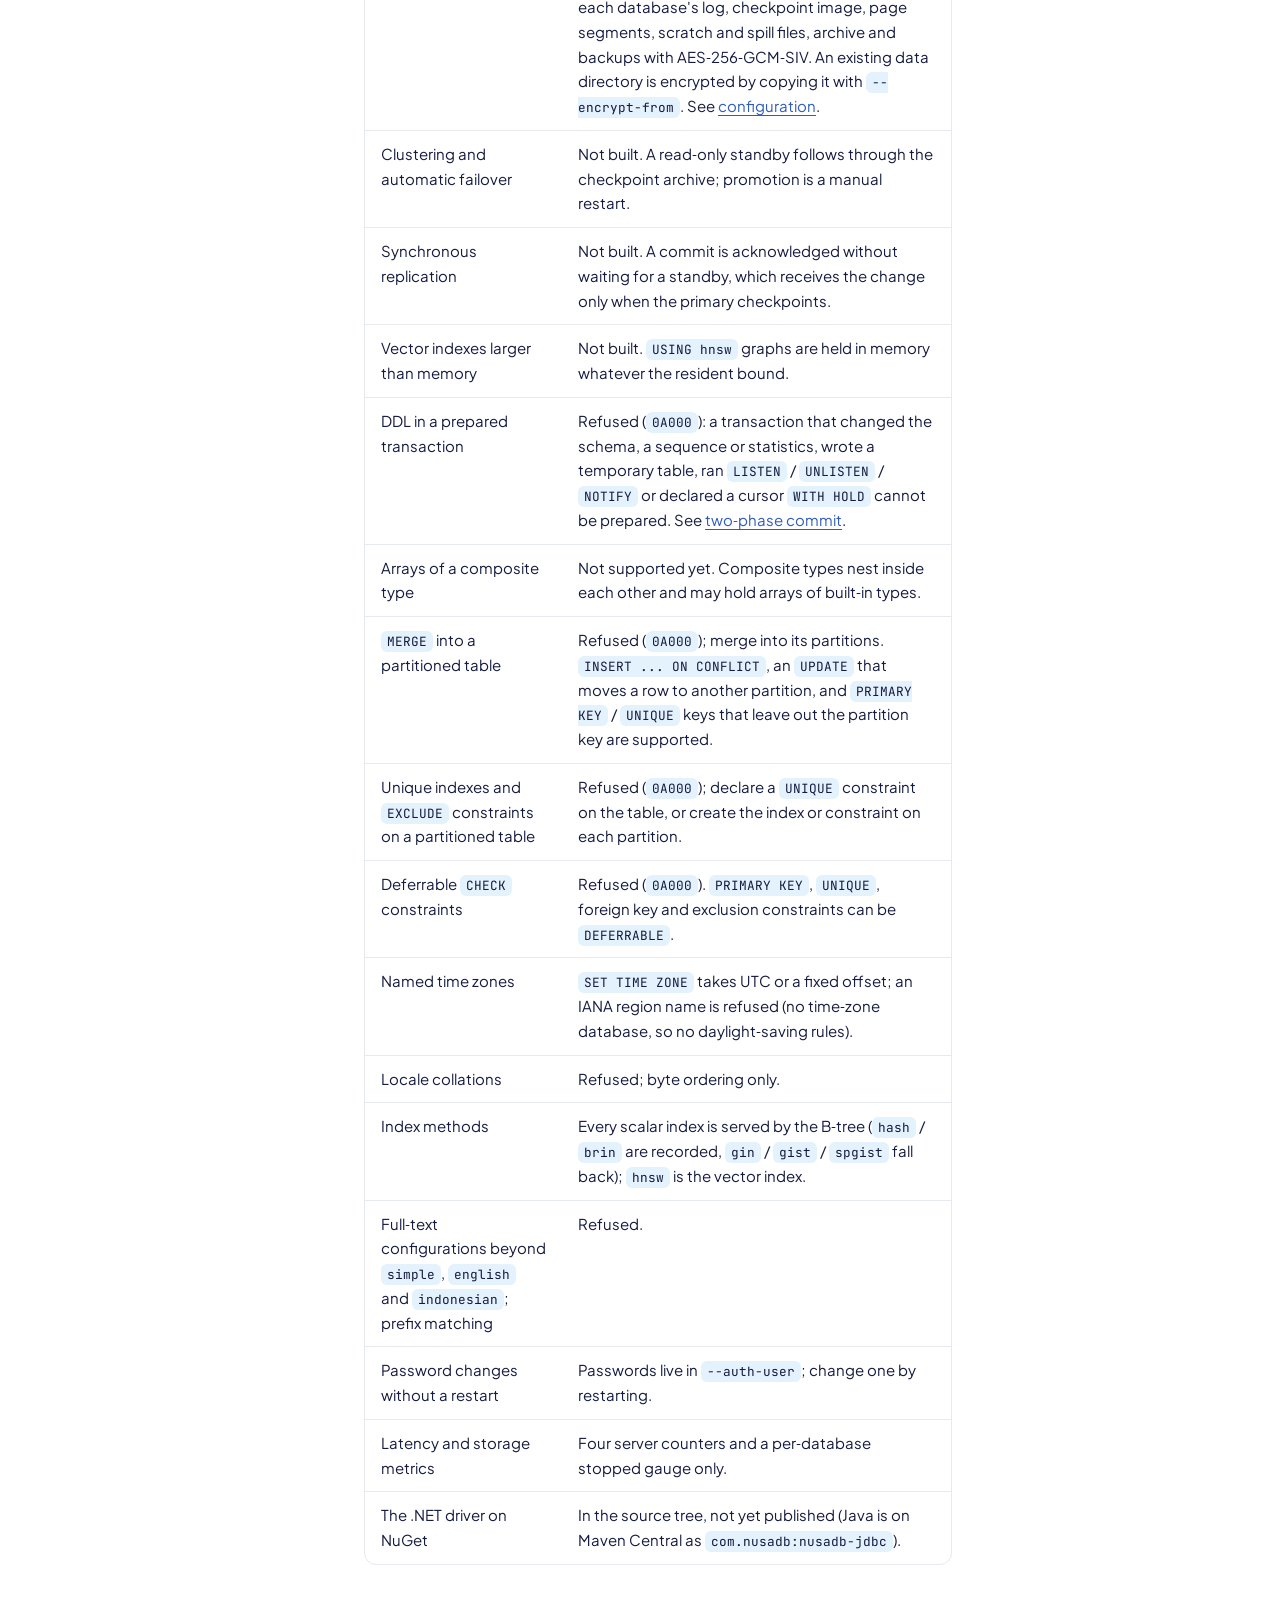
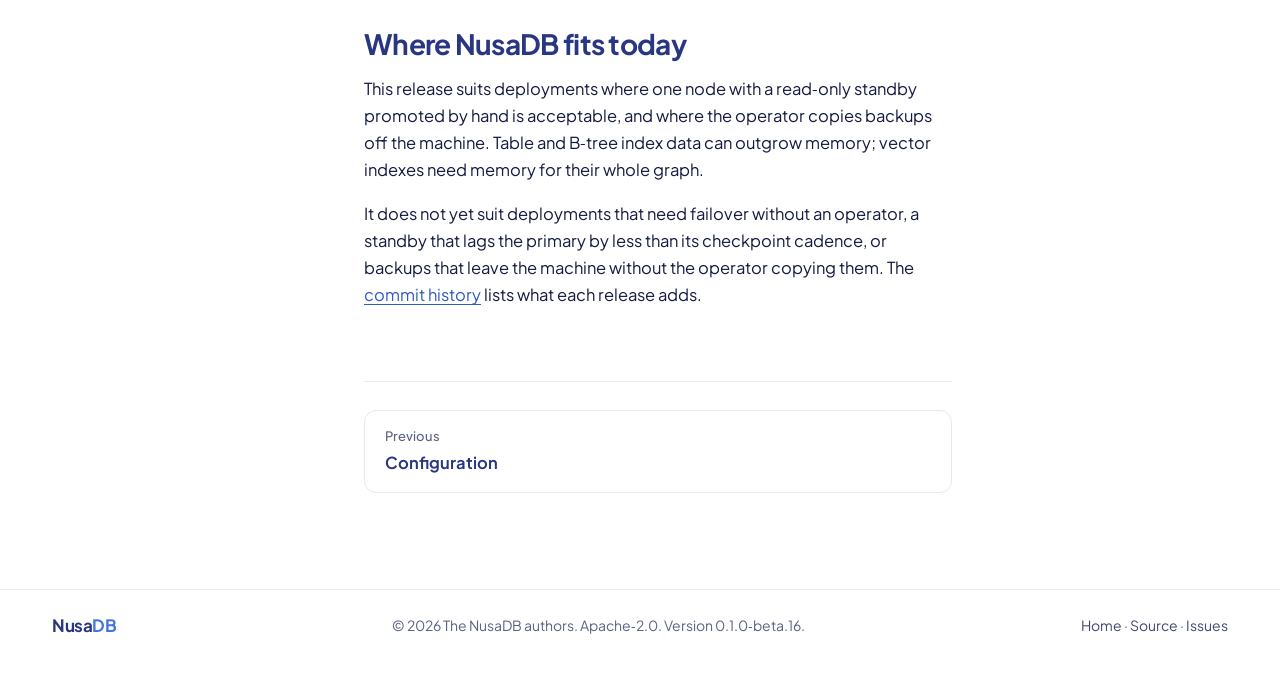
<file: docs/limits.html>
<!DOCTYPE html>
<html lang="en">
<head>
<meta charset="utf-8" />
<meta name="viewport" content="width=device-width, initial-scale=1" />
<title>Limits and capacity · NusaDB</title>
<meta name="description" content="What bounds a NusaDB deployment today: what still has to fit in memory, log growth and restart time, backup, point-in-time recovery and a read-only standby, one server per data directory, and what is not built yet." />
<meta name="theme-color" content="#ffffff" media="(prefers-color-scheme: light)" />
<meta name="theme-color" content="#0f1433" media="(prefers-color-scheme: dark)" />
<link rel="icon" type="image/svg+xml" href="data:image/svg+xml,%3Csvg xmlns='http://www.w3.org/2000/svg' viewBox='0 0 32 32'%3E%3Cpath d='M5 7.5v17.4c0 2.5 4.9 4.5 11 4.5s11-2 11-4.5V7.5z' fill='%23293681'/%3E%3Cpath d='M5 13.3c0 2.5 4.9 4.5 11 4.5s11-2 11-4.5M5 19.1c0 2.5 4.9 4.5 11 4.5s11-2 11-4.5' fill='none' stroke='%2395CCDD' stroke-width='1.7'/%3E%3Cellipse cx='16' cy='7.5' rx='11' ry='4.5' fill='%234274D9'/%3E%3C/svg%3E" />
<script>document.documentElement.classList.add("js");try{var t=localStorage.getItem("nusadb-theme");if(t==="light"||t==="dark")document.documentElement.setAttribute("data-theme",t)}catch(e){}</script>
<link rel="preconnect" href="https://fonts.googleapis.com" />
<link rel="preconnect" href="https://fonts.gstatic.com" crossorigin />
<link href="https://fonts.googleapis.com/css2?family=JetBrains+Mono:wght@400;500;600&amp;family=Plus+Jakarta+Sans:wght@400;500;600;700;800&amp;display=swap" rel="stylesheet" />
<link rel="stylesheet" href="../css/style.css?v=20261029r5" />
</head>
<body>
<a class="skip" href="#main">Skip to content</a>
<header class="masthead">
  <div class="wrap masthead-in">
    <a class="brand" href="../"><span>Nusa<b>DB</b></span></a>
    <nav class="mast-nav" id="mastNav" aria-label="Main"><ul><li><a href="./">Docs</a></li><li><a href="internals.html">Internals</a></li><li><a href="sql.html">SQL</a></li><li><a href="clients.html">Drivers</a></li><li><a href="limits.html" aria-current="page">Limits</a></li><li><a href="https://github.com/nusadb/nusadb">GitHub</a></li></ul></nav>
    <div class="mast-tools">
      <a class="btn btn-primary mast-cta" href="../#install">Install</a>
      <button class="icon-btn" id="themeBtn" type="button" aria-label="Switch theme"></button>
      <button class="icon-btn burger" id="burger" type="button" aria-label="Menu" aria-expanded="false" aria-controls="mastNav">
        <svg width="18" height="18" viewBox="0 0 24 24" fill="none" stroke="currentColor" stroke-width="2" stroke-linecap="round"><path d="M3 6h18M3 12h18M3 18h18"/></svg>
      </button>
    </div>
  </div>
</header>
<div class="wrap">
  <div class="docs">
    <aside class="sidebar">
<button class="sidebar-toggle" type="button" aria-expanded="false" aria-controls="sidebarBody">
<span>Documentation menu</span>
<svg width="16" height="16" viewBox="0 0 24 24" fill="none" stroke="currentColor" stroke-width="2" stroke-linecap="round"><path d="m6 9 6 6 6-6"/></svg>
</button>
<div class="sidebar-body" id="sidebarBody">
<h4>Start</h4>
<ul>
<li><a href="./">Overview</a></li>
<li><a href="getting-started.html">Getting started</a></li>
<li><a href="internals.html">How it works</a></li>
</ul>
<h4>Reference</h4>
<ul>
<li><a href="sql.html">SQL reference</a></li>
<li><a href="transactions.html">Transactions</a></li>
<li><a href="clients.html">Clients and protocol</a></li>
</ul>
<h4>Operating</h4>
<ul>
<li><a href="configuration.html">Configuration</a></li>
<li><a href="limits.html" aria-current="page">Limits and capacity</a></li>
</ul>
<h4>Project</h4>
<ul>
<li><a href="https://github.com/nusadb/nusadb">Source repository</a></li>
<li><a href="https://github.com/nusadb/nusadb/issues">Issues</a></li>
<li><a href="https://hub.docker.com/r/nusadb/nusadb">Container image</a></li>
<li><a href="https://github.com/nusadb/nusadb/releases">Release archives</a></li>
</ul>
<p class="side-ver">Documents <b>0.1.0-beta.16</b><br />engine db799f1</p>
</div>
    </aside>
    <main class="prose" id="main">
      <p class="crumb"><a href="./">Documentation</a> / Limits and capacity</p>
      <h1>Limits and capacity</h1>
      <p class="summary">Constraints of this release that affect how a deployment is sized and operated, and features that are not built yet.</p>
<h2 id="what-still-has-to-fit-in-memory">What still has to fit in memory</h2>
<p>Table pages live in a page cache backed by the last checkpoint image. A page is loaded from the image's page segments on first use, a page unchanged since the last checkpoint can be evicted when memory is needed, and a changed page spills to a scratch file beside the log when there is nothing clean left to evict. The cache is bounded by <code>--max-resident-bytes</code>, or by a value derived from the detected memory budget when the flag is unset. A table scan reads a batch of rows at a time, and B-tree indexes, the primary key's included, live in pages too, so neither has to fit in memory.</p>
<p>Two kinds of data cannot leave memory: index entries too large for an index page (a key of roughly 2 KB or more), and a note per index entry an <code>UPDATE</code> moved to a new key, kept until the background purge removes the old entry. Once these reach the bound, the next insert or update is refused before it starts:</p>
<div class="code"><div class="code-bar"><span>output</span><button class="copy" type="button"><em>Copy</em></button></div>
<pre><span class="o">ERROR XX000: out of memory: the engine reached its resident-memory limit of 858993440 bytes</span>
<span class="o">(859001088 bytes held by index entries); free rows (DELETE/TRUNCATE), drop indexes that are not</span>
<span class="o">needed, raise the limit, or use a larger host</span></pre></div>
<p>Related behaviour:</p>
<ul><li>A long-running transaction delays the purge, so heavy key-changing updates under one can grow the notes that count against the bound.</li><li>If the scratch file cannot be written (a full disk), changed pages stay in memory and the cache grows past the bound until the next checkpoint instead of failing the write.</li><li>Vector indexes (<code>USING hnsw</code>) are held in memory whatever the bound. A large vector index needs the memory for its whole graph.</li></ul>
<p><code>DELETE</code>, <code>TRUNCATE</code>, <code>CREATE INDEX</code> and the background purge are not refused at the bound, so space can always be freed. See <a href="configuration.html#memory-limits-and-capacity">configuration</a> for the full picture.</p>
<h2 id="the-log-grows-until-a-checkpoint">The log grows until a checkpoint</h2>
<p>The write-ahead log is the durable copy of the data. A checkpoint writes the pages changed since the last one into a new page segment, publishes a new image, and truncates the log, so the data directory holds live data plus the write history since the last checkpoint. A checkpoint is taken when a database is opened with a log past a few megabytes, on demand with the <code>CHECKPOINT</code> statement, and by a background worker once a database's log passes <code>--checkpoint-threshold-bytes</code> (64 MiB by default).</p>
<p>A checkpoint needs a moment with no transaction active. Under continuously overlapping transactions the worker briefly holds new ones (at most <code>--checkpoint-max-pause</code> seconds) so it can run. A transaction held open longer than that, such as an idle client inside <code>BEGIN</code>, defeats the pause, and the log keeps growing until that transaction ends. See <a href="configuration.html#checkpoints-backup-and-restore">configuration</a>.</p>
<h2 id="restart-time-tracks-the-log-tail">Restart time tracks the log tail</h2>
<p>Recovery opens the last checkpoint image, loads pages from it only as they are used, and replays only the log after it, so start-up time grows with the writes since the last checkpoint, not with the size of the data or its whole history. The background checkpoint worker keeps that tail near its threshold; a transaction left open for a long time lets it grow, and so does a server run with the worker turned off.</p>
<h2 id="backup-point-in-time-recovery-and-standby">Backup, point-in-time recovery and standby</h2>
<p>A checkpoint image together with the page segments it names is a consistent copy of one database, even while the server keeps writing, and a hard-link snapshot of them takes milliseconds. With <code>--wal-archive-dir</code>, every checkpoint also archives its log segment and image, and a database can be rebuilt offline as of a moment or a log position with <code>--restore-database</code>. A second server started with <code>--standby-from</code> follows a primary through that archive and serves reads.</p>
<p>Backups and archive retention are built in (<code>--backup-dir</code>, <code>--wal-archive-retain</code>); copy the backup directory off the machine yourself. The standby lags the primary by its checkpoint cadence, because a segment reaches the archive only when the primary checkpoints; it is read-only, and promotion is a manual restart without <code>--standby-from</code>. See <a href="configuration.html#backup">configuration</a> for the recipes.</p>
<h2 id="single-node">Single node</h2>
<p>The engine runs on one machine. There is no clustering and no automatic failover: the availability of the deployment is the availability of that host and its disk, plus a standby you promote by hand.</p>
<h2 id="one-server-per-data-directory">One server per data directory</h2>
<p>A running server holds an exclusive lock on <code>global/cluster.lock</code> in its data directory, and each open database one on its own lock file. A second server started on the same directory exits at once with a message naming the lock. The operating system releases the locks when the holder ends, even when it is killed, so there is no stale lock to remove by hand. Keep the data directory on a local file system: on some network file systems these locks are not enforced across machines.</p>
<h2 id="a-storage-error-stops-that-database">A storage error stops that database</h2>
<p>If reading or writing a page fails while a change is being made (a damaged page on disk, an unreadable page of the scratch file, a full disk under a <code>ROLLBACK TO SAVEPOINT</code>), that database stops rather than persist a half-made change. Every later statement against it fails with <code>XX000</code> and a message saying the database stopped after a storage error, and the metrics endpoint reports <code>nusadb_database_stopped{database="..."} 1</code>; the stopped database never checkpoints, so its image stays as the last good checkpoint left it. Other databases on the same server keep serving. After fixing the cause, restart the server: the database is rebuilt from its last image and its log, with every committed transaction and nothing of the interrupted one. An error while a statement only reads a page fails that statement alone.</p>
<h2 id="query-memory-spill-or-fail-never-swap">Query memory and spilling</h2>
<p>With <code>--work-mem</code> set and a <code>--spill-dir</code> configured (a Linux host with a detected memory budget gets both by default), a query whose working set exceeds the budget streams the overflow to disk instead of failing. That covers sorts, <code>DISTINCT</code>, <code>DISTINCT ON</code>, <code>GROUP BY</code> including <code>ROLLUP</code> / <code>CUBE</code> / <code>GROUPING SETS</code>, set operations, hash joins and window functions; <code>CREATE TABLE AS</code>, materialized views and <code>INSERT ... SELECT</code> stream their rows; a cursor keeps a large result on disk; and <code>UPDATE ... FROM</code>, <code>DELETE ... USING</code> and <code>MERGE</code> read their target as a stream and split a large source into partitions joined one at a time. Without a spill directory a stage over the budget fails with an error naming the limit and the flag, and the server stays responsive.</p>
<p>What still has to fit the budget: a window frame of an aggregate that holds its rows (one with <code>EXCLUDE</code>, a floating-point <code>sum</code> or <code>avg</code>, <code>array_agg</code>, or a <code>min</code> / <code>max</code> over values that keep rising across a very wide frame), a <code>RANGE</code> / <code>GROUPS</code> frame with an offset wider than the budget, and a cursor over <code>UNION</code>, <code>INTERSECT</code> or <code>EXCEPT</code>. An <code>UPDATE</code> or <code>MERGE</code> that sets a <code>UNIQUE</code> or primary-key column holds the table's new image to check it, and every write is held until its transaction commits. Without a budget, a large enough query can exhaust host memory.</p>
<p>Two more per-client bounds exist: <code>--max-txn-write-bytes</code> caps one transaction's uncommitted writes and <code>--copy-max-bytes</code> caps one bulk load. Both default to values derived from the memory budget, and exceeding either fails that client's statement with an error while the server keeps running.</p>
<h2 id="vector-index-build-cost">Vector index build cost</h2>
<p>Vector search is available with a <code>VECTOR(n)</code> type, four distance operators, and an HNSW index whose recall reaches exact-search results at a high enough <code>hnsw_ef_search</code>. Building the index is slow, so schedule index builds instead of running them during a load. The graph is saved as it changes and reloaded at open rather than rebuilt, and it is held in memory whatever the resident bound.</p>
<h2 id="not-in-this-release">Not in this release</h2>
<div class="table-scroll"><table><thead><tr><th>Area</th><th>Status</th></tr></thead><tbody><tr><td>Scheduled backup</td><td>Built in: <code>--backup-dir</code>, <code>--backup-interval</code>, <code>--backup-keep</code>, and archive retention with <code>--wal-archive-retain</code>. Copying backups off the machine is yours to arrange.</td></tr><tr><td>Encryption at rest</td><td>Built in, opt-in: <code>--encryption-key-file</code> encrypts each database's log, checkpoint image, page segments, scratch and spill files, archive and backups with AES-256-GCM-SIV. An existing data directory is encrypted by copying it with <code>--encrypt-from</code>. See <a href="configuration.html#encryption-at-rest">configuration</a>.</td></tr><tr><td>Clustering and automatic failover</td><td>Not built. A read-only standby follows through the checkpoint archive; promotion is a manual restart.</td></tr><tr><td>Synchronous replication</td><td>Not built. A commit is acknowledged without waiting for a standby, which receives the change only when the primary checkpoints.</td></tr><tr><td>Vector indexes larger than memory</td><td>Not built. <code>USING hnsw</code> graphs are held in memory whatever the resident bound.</td></tr><tr><td>DDL in a prepared transaction</td><td>Refused (<code>0A000</code>): a transaction that changed the schema, a sequence or statistics, wrote a temporary table, ran <code>LISTEN</code> / <code>UNLISTEN</code> / <code>NOTIFY</code> or declared a cursor <code>WITH HOLD</code> cannot be prepared. See <a href="transactions.html#two-phase-commit">two-phase commit</a>.</td></tr><tr><td>Arrays of a composite type</td><td>Not supported yet. Composite types nest inside each other and may hold arrays of built-in types.</td></tr><tr><td><code>MERGE</code> into a partitioned table</td><td>Refused (<code>0A000</code>); merge into its partitions. <code>INSERT ... ON CONFLICT</code>, an <code>UPDATE</code> that moves a row to another partition, and <code>PRIMARY KEY</code> / <code>UNIQUE</code> keys that leave out the partition key are supported.</td></tr><tr><td>Unique indexes and <code>EXCLUDE</code> constraints on a partitioned table</td><td>Refused (<code>0A000</code>); declare a <code>UNIQUE</code> constraint on the table, or create the index or constraint on each partition.</td></tr><tr><td>Deferrable <code>CHECK</code> constraints</td><td>Refused (<code>0A000</code>). <code>PRIMARY KEY</code>, <code>UNIQUE</code>, foreign key and exclusion constraints can be <code>DEFERRABLE</code>.</td></tr><tr><td>Named time zones</td><td><code>SET TIME ZONE</code> takes UTC or a fixed offset; an IANA region name is refused (no time-zone database, so no daylight-saving rules).</td></tr><tr><td>Locale collations</td><td>Refused; byte ordering only.</td></tr><tr><td>Index methods</td><td>Every scalar index is served by the B-tree (<code>hash</code> / <code>brin</code> are recorded, <code>gin</code> / <code>gist</code> / <code>spgist</code> fall back); <code>hnsw</code> is the vector index.</td></tr><tr><td>Full-text configurations beyond <code>simple</code>, <code>english</code> and <code>indonesian</code>; prefix matching</td><td>Refused.</td></tr><tr><td>Password changes without a restart</td><td>Passwords live in <code>--auth-user</code>; change one by restarting.</td></tr><tr><td>Latency and storage metrics</td><td>Four server counters and a per-database stopped gauge only.</td></tr><tr><td>The .NET driver on NuGet</td><td>In the source tree, not yet published (Java is on Maven Central as <code>com.nusadb:nusadb-jdbc</code>).</td></tr></tbody></table></div>
<h2 id="where-nusadb-fits-today">Where NusaDB fits today</h2>
<p>This release suits deployments where one node with a read-only standby promoted by hand is acceptable, and where the operator copies backups off the machine. Table and B-tree index data can outgrow memory; vector indexes need memory for their whole graph.</p>
<p>It does not yet suit deployments that need failover without an operator, a standby that lags the primary by less than its checkpoint cadence, or backups that leave the machine without the operator copying them. The <a href="https://github.com/nusadb/nusadb/commits/master">commit history</a> lists what each release adds.</p>

<div class="nextprev">
<a href="configuration.html"><small>Previous</small>Configuration</a>
</div>
    </main>
    <nav class="toc" id="toc" aria-label="On this page"><strong>On this page</strong></nav>
  </div>
</div>
<footer class="foot">
  <div class="wrap">
    <div class="foot-note">
      <a class="brand" href="../"><span>Nusa<b>DB</b></span></a>
      <p>&copy; <span id="year">2026</span> The NusaDB authors. Apache-2.0. Version 0.1.0-beta.16.</p>
      <p><a href="../">Home</a> · <a href="https://github.com/nusadb/nusadb">Source</a> · <a href="https://github.com/nusadb/nusadb/issues">Issues</a></p>
    </div>
  </div>
</footer>
<script src="../js/main.js?v=20261029r5"></script>
</body>
</html>
</file>
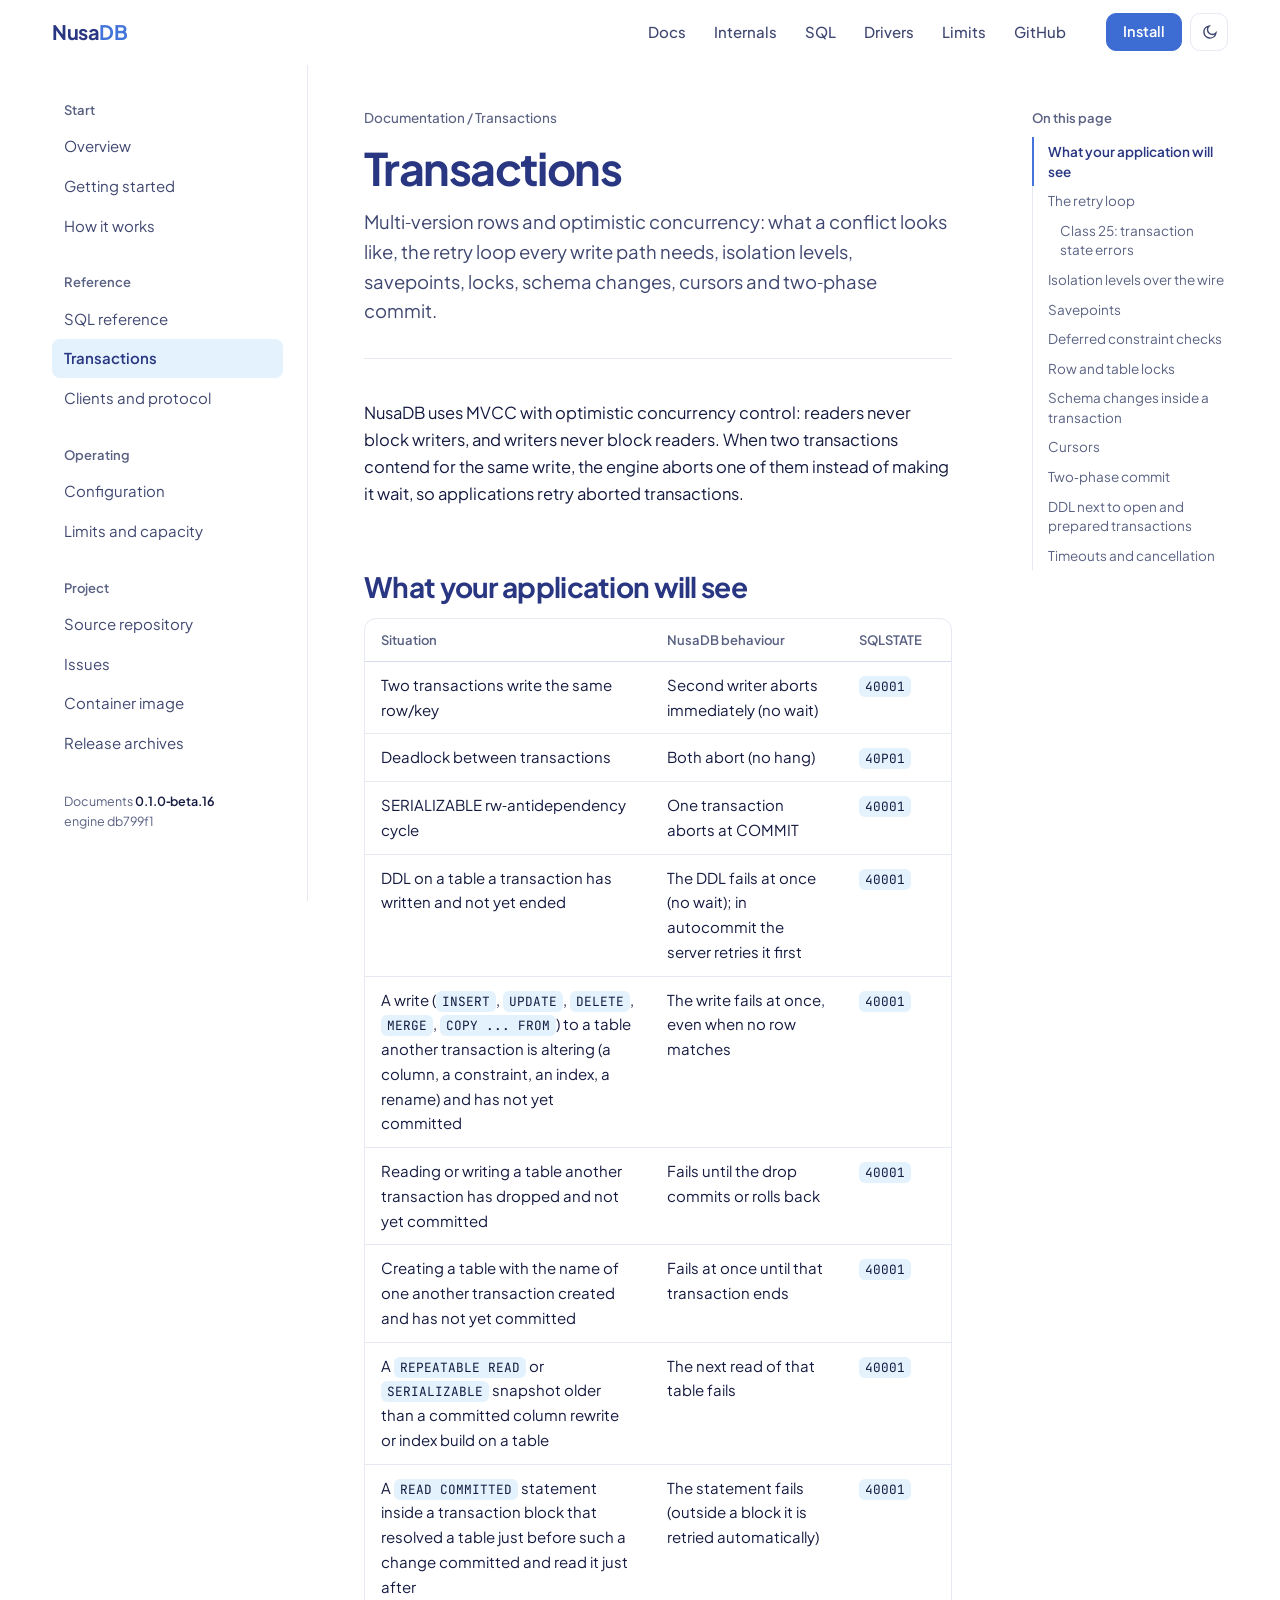
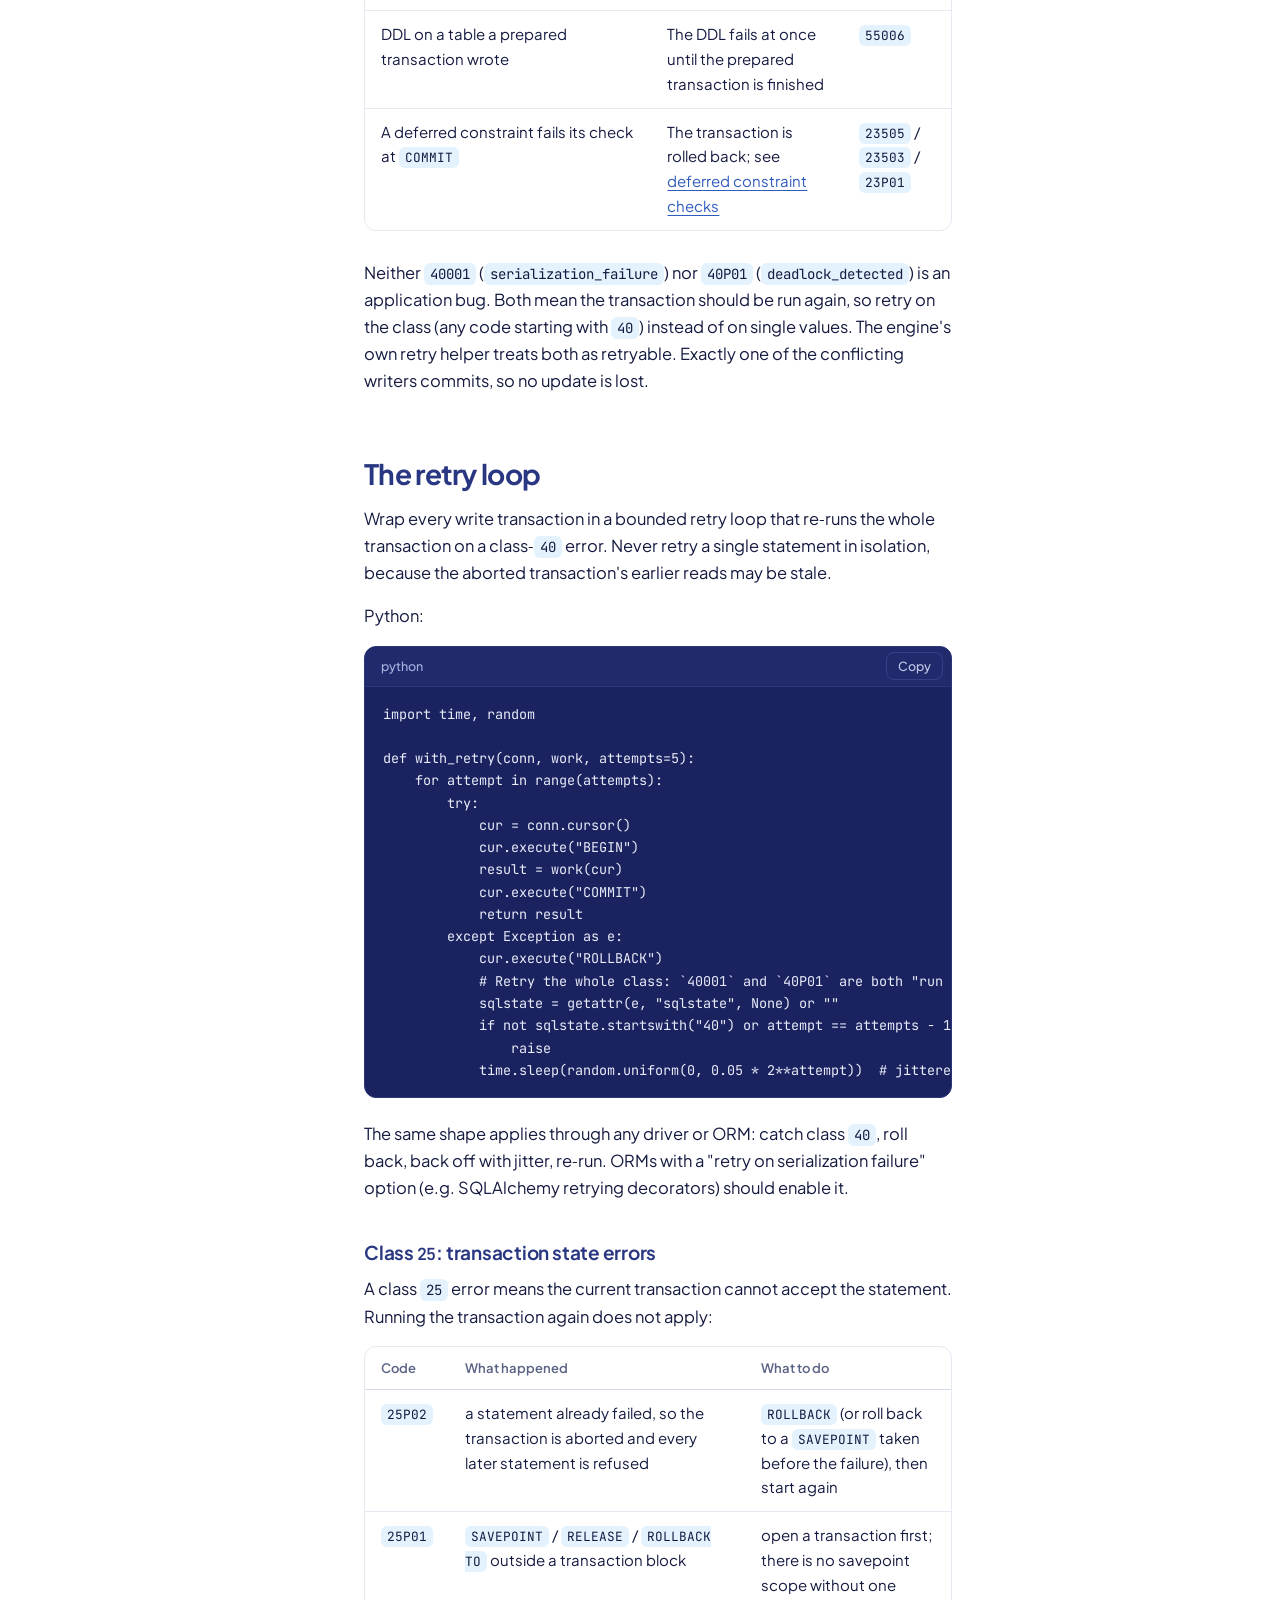
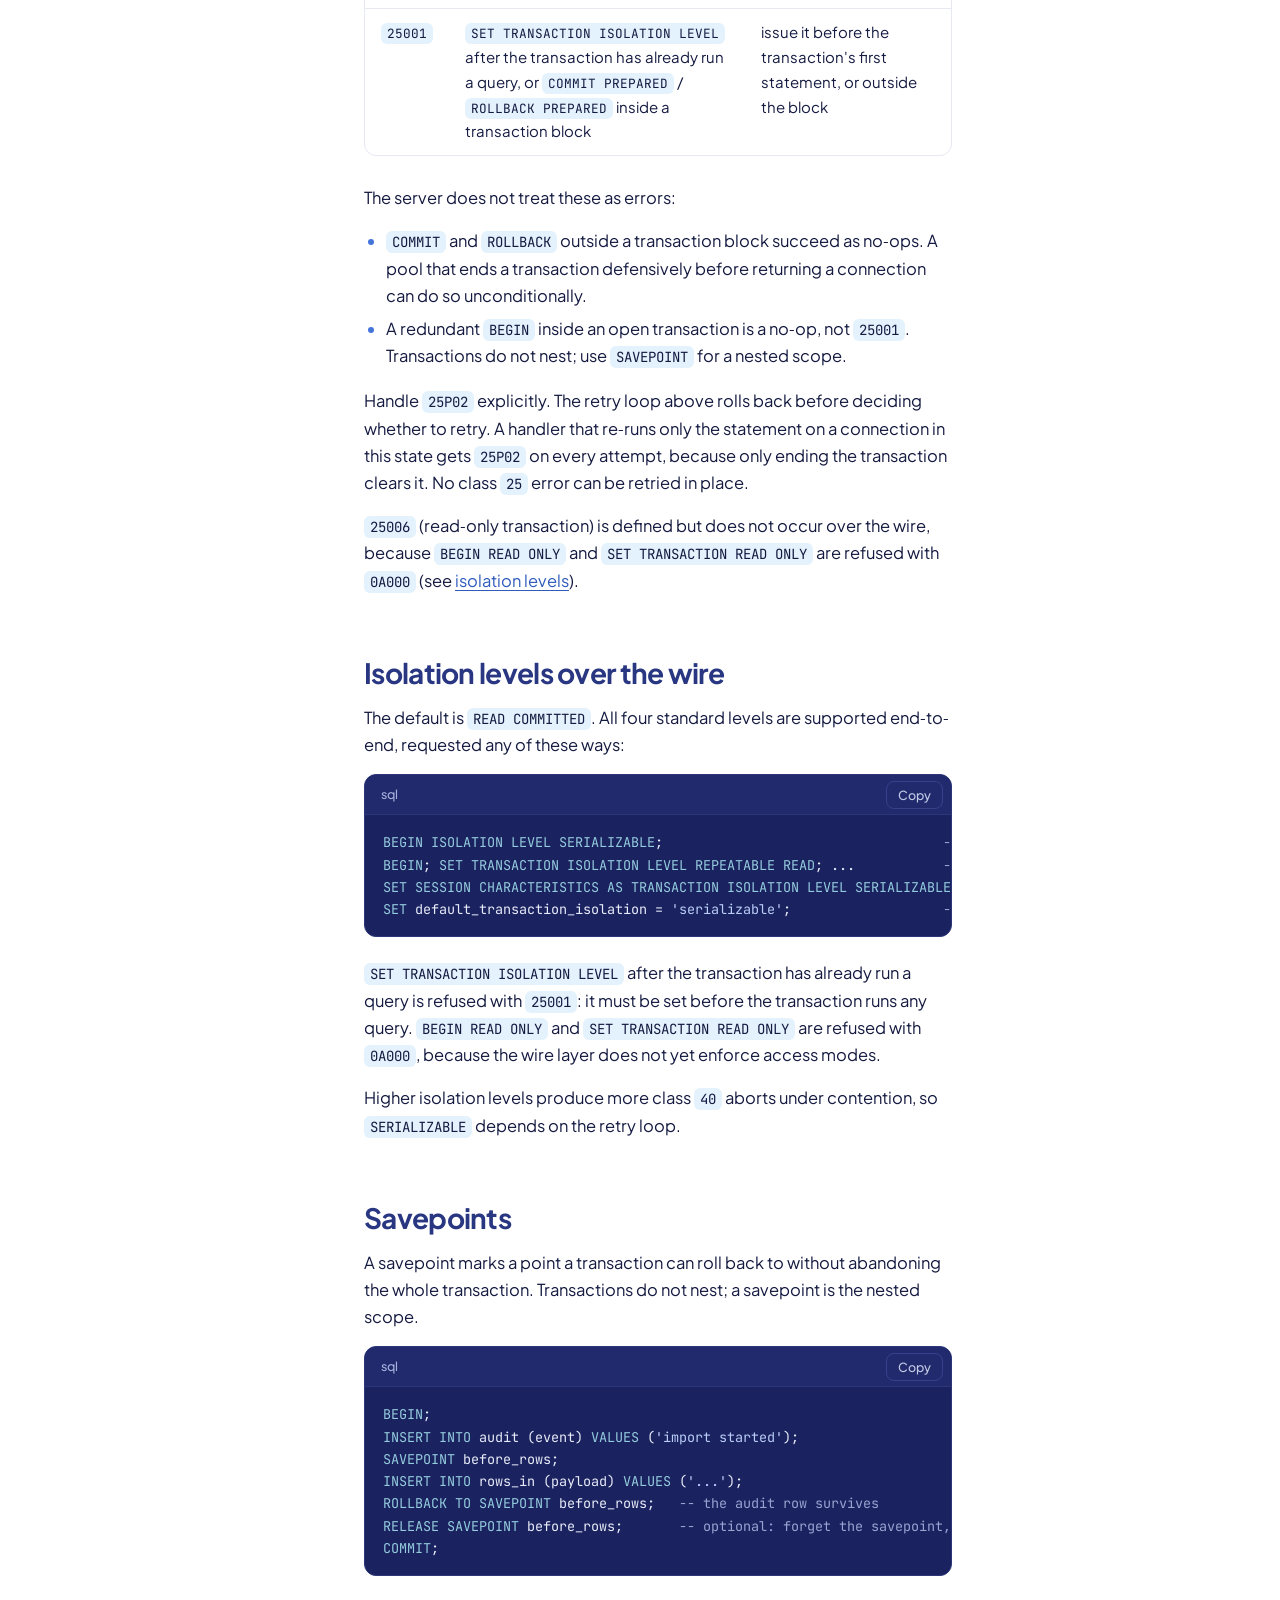
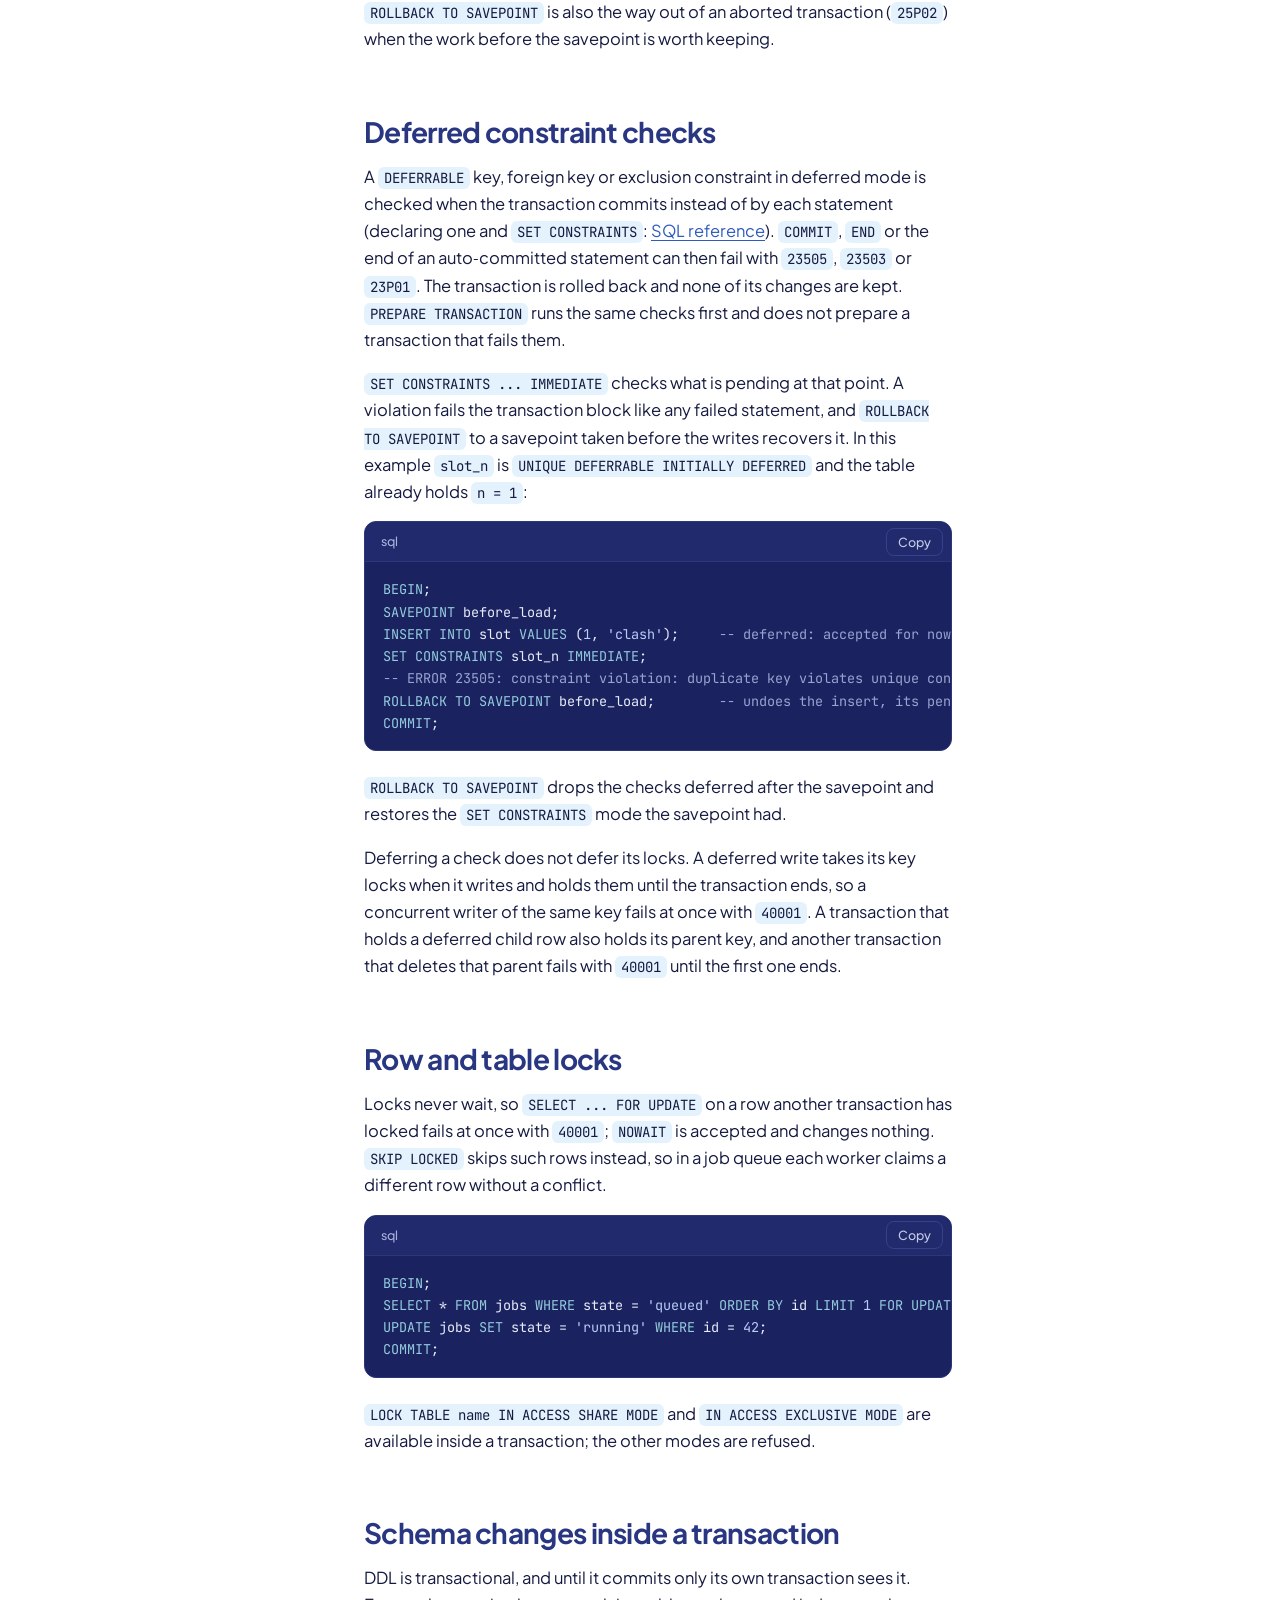
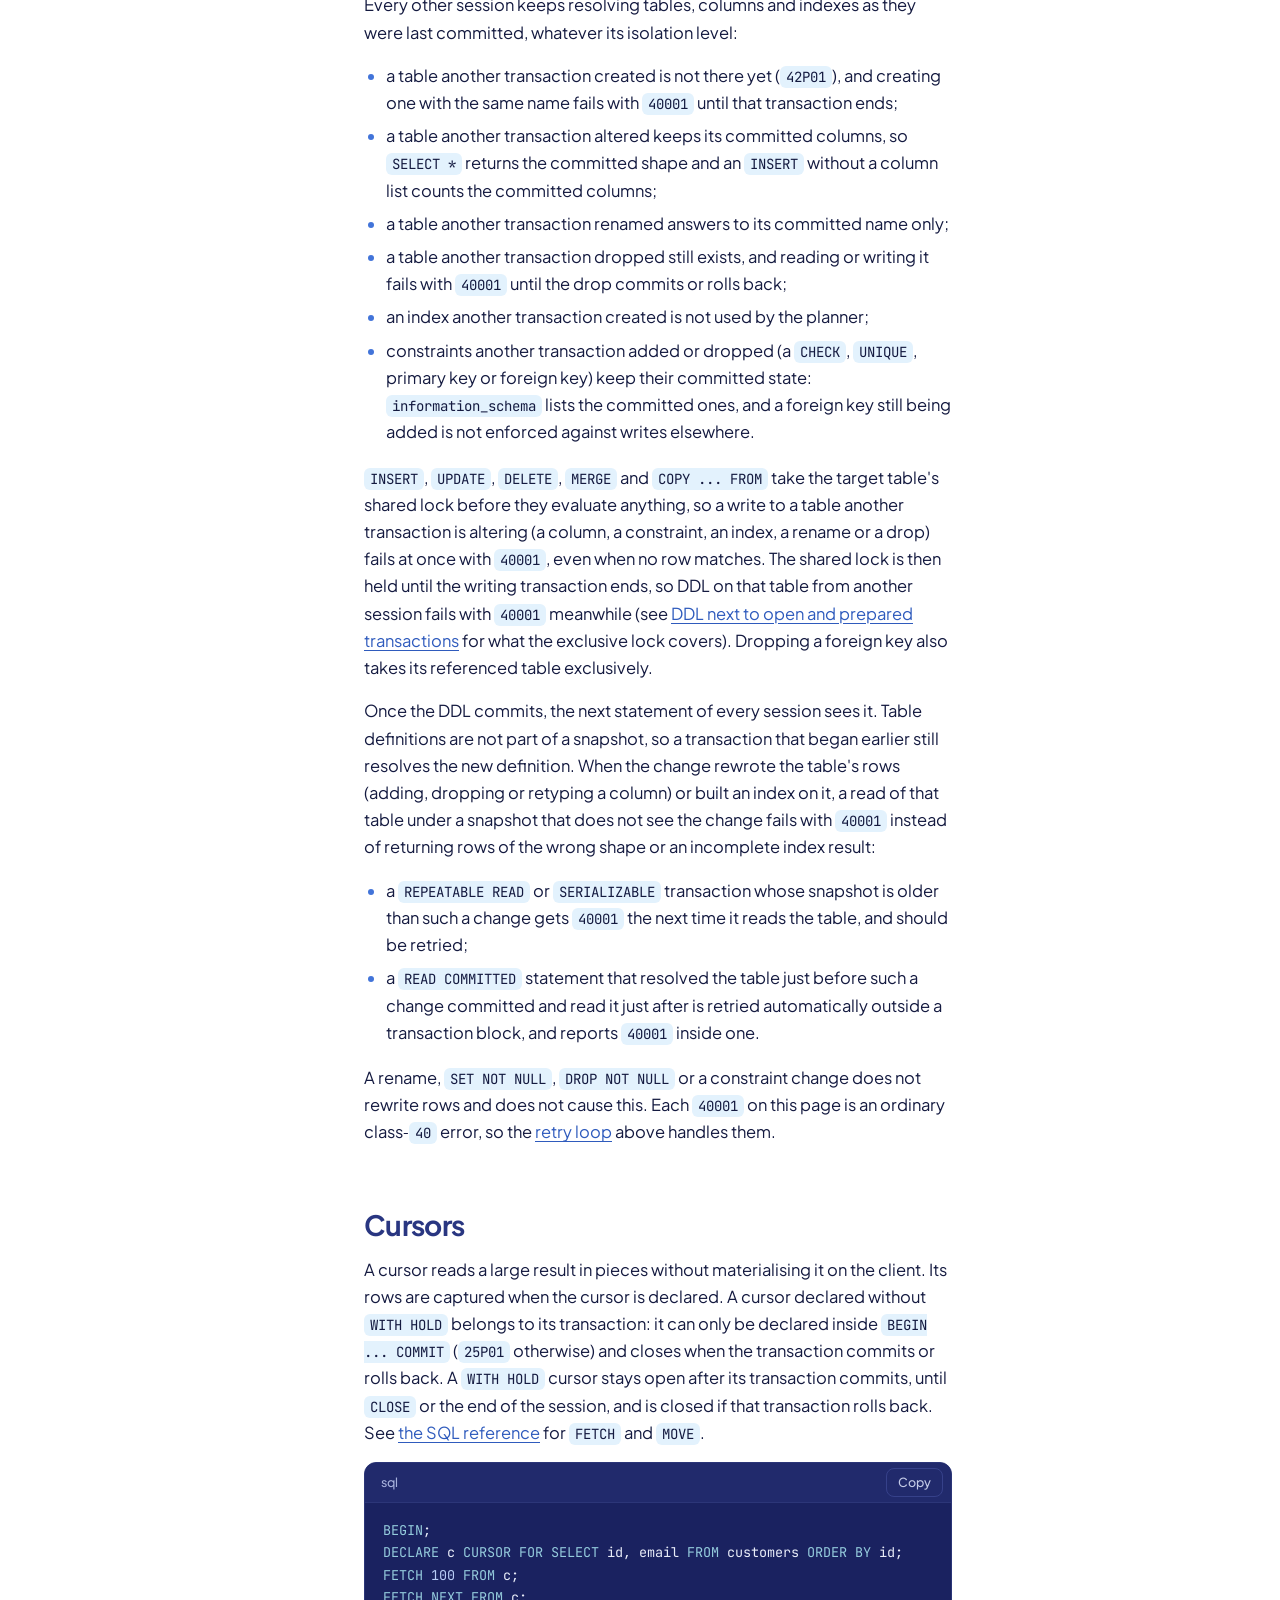
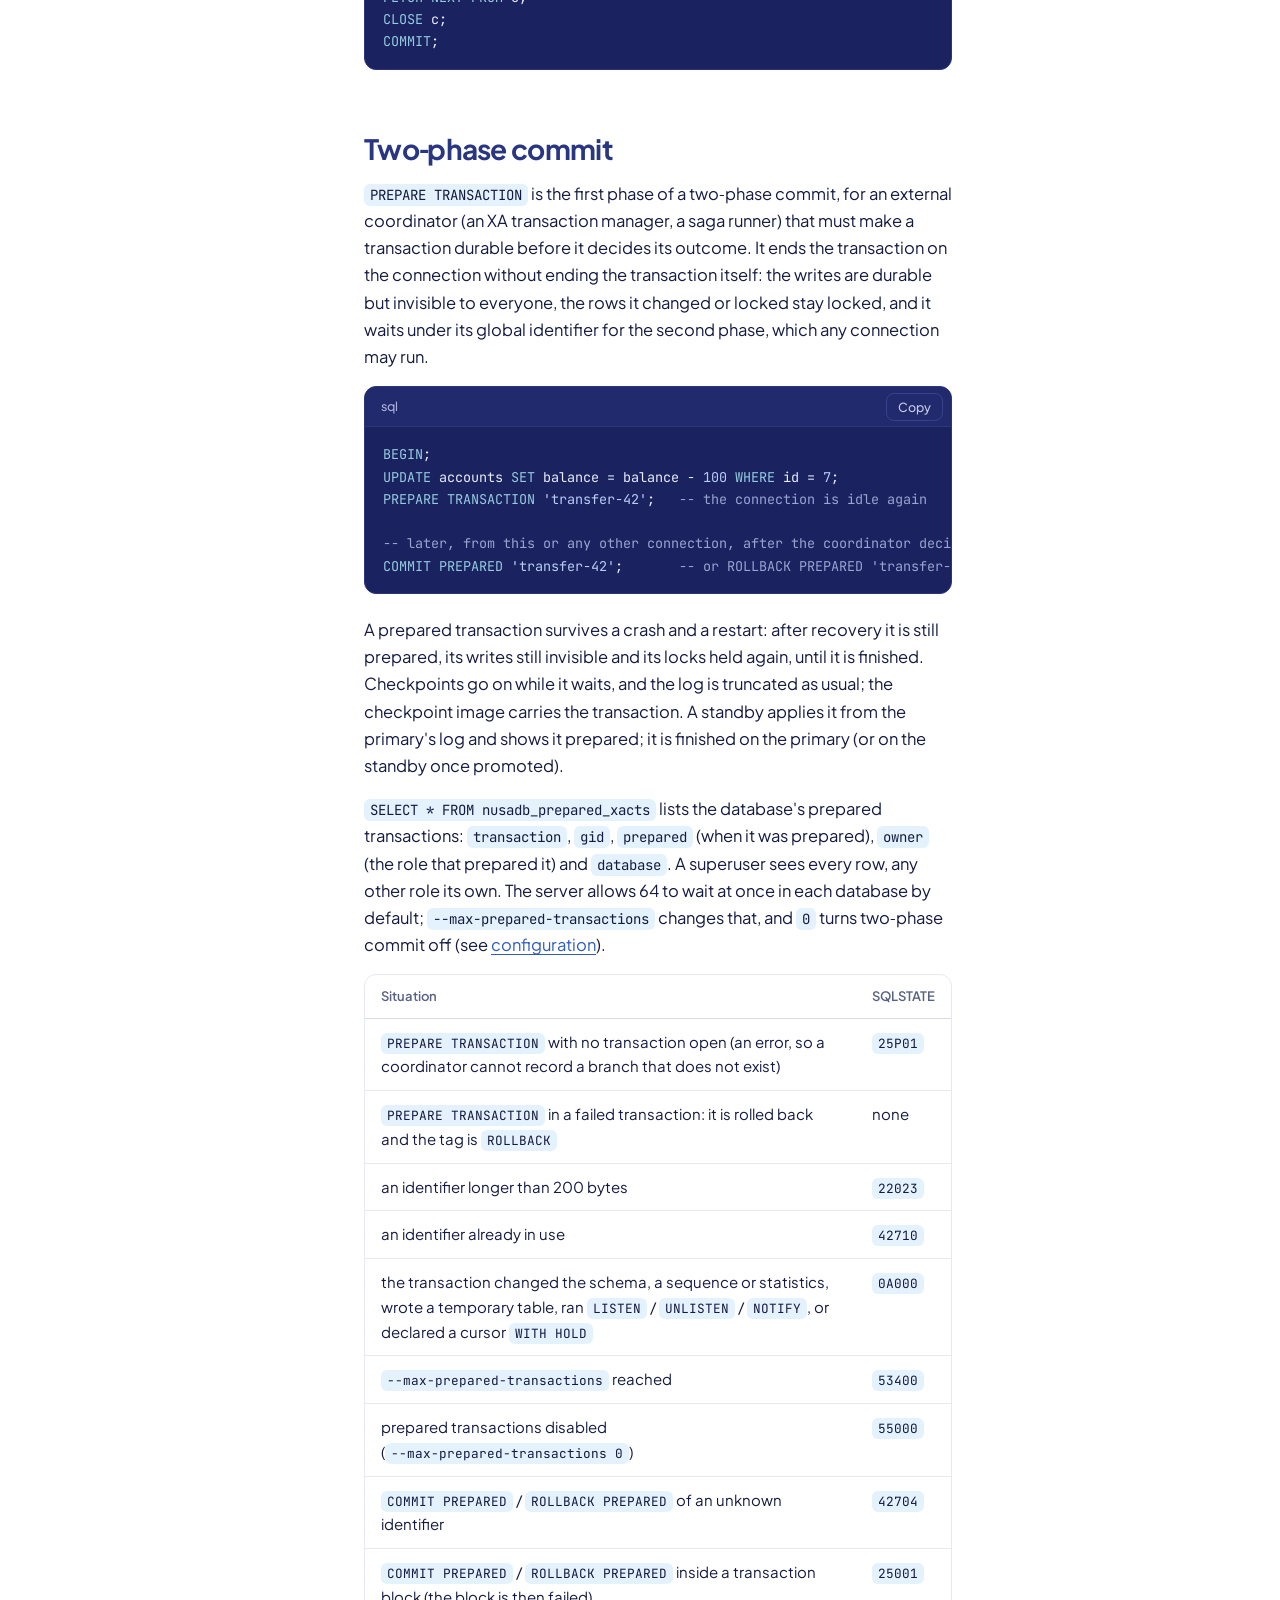
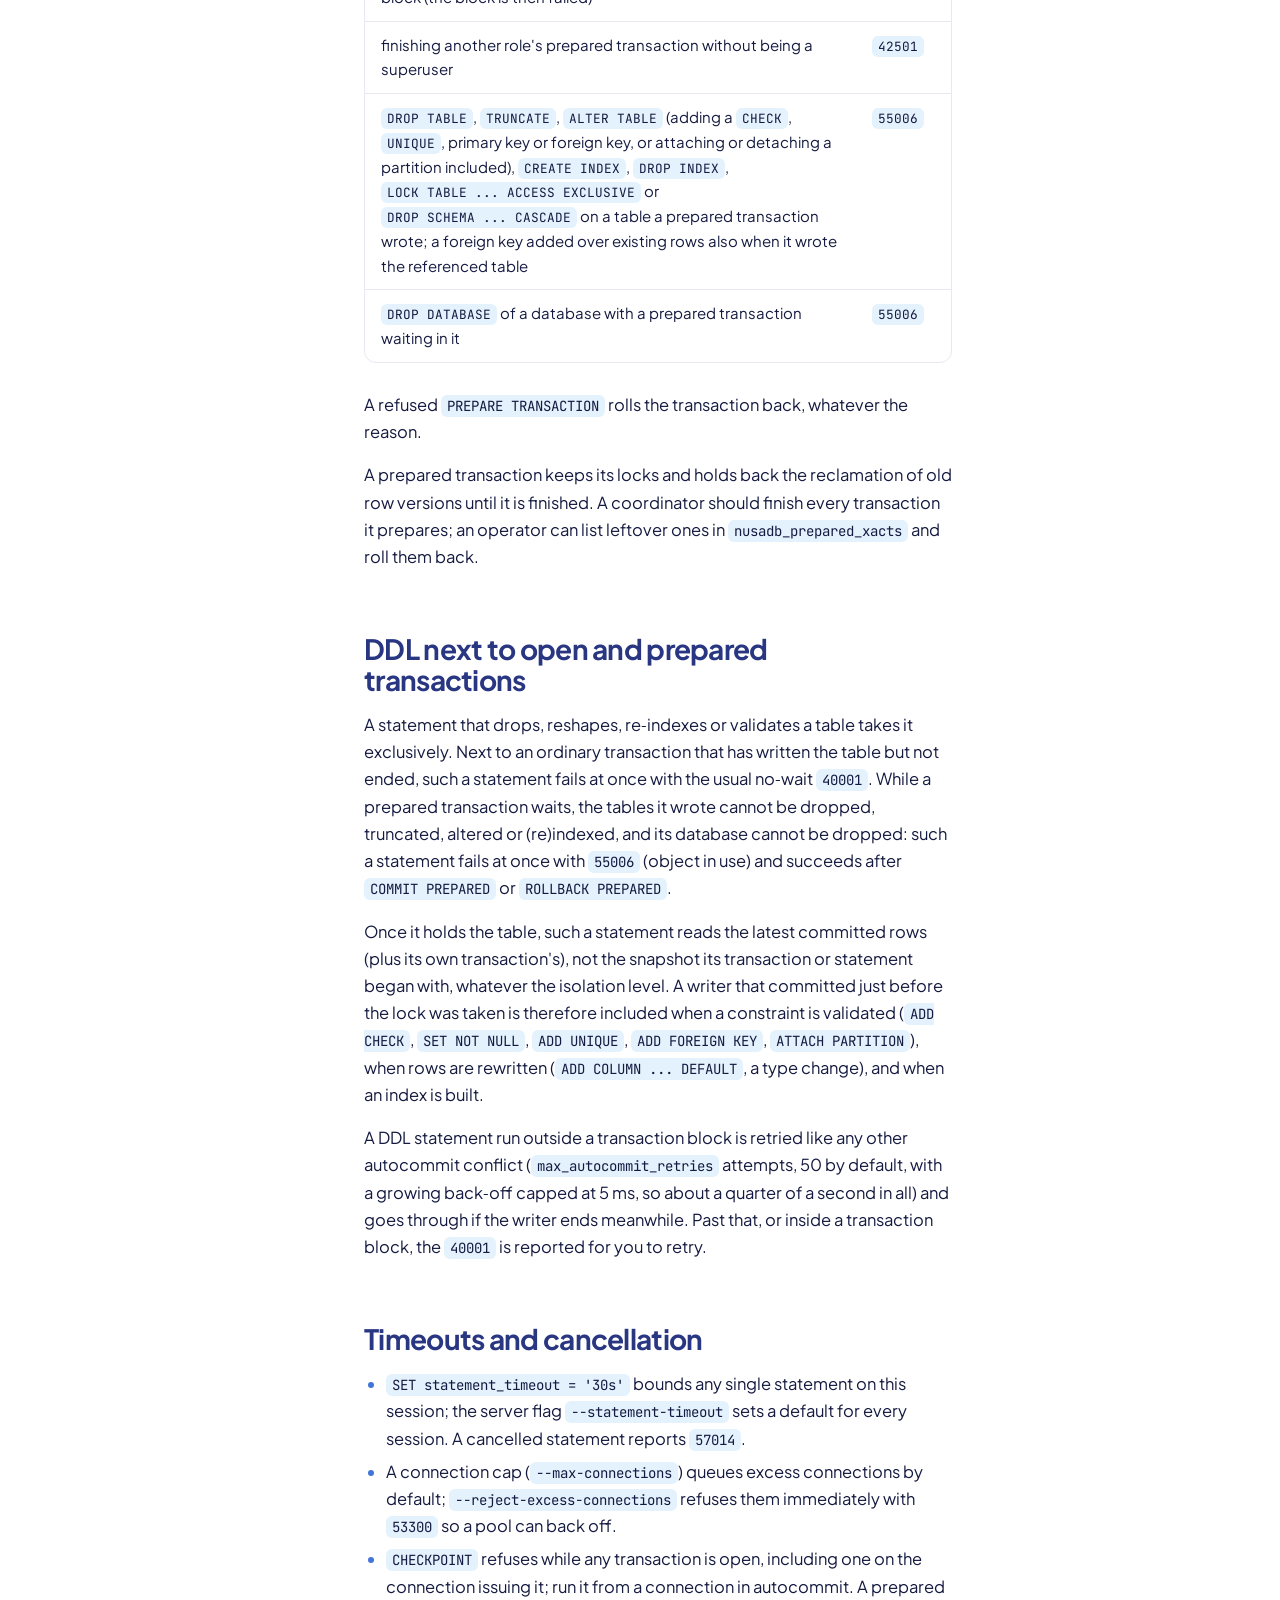
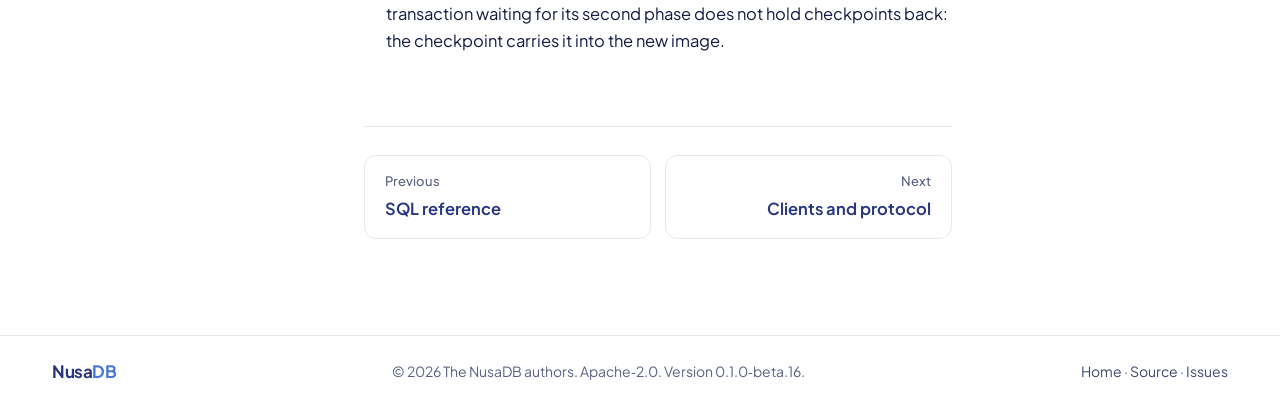
<file: docs/transactions.html>
<!DOCTYPE html>
<html lang="en">
<head>
<meta charset="utf-8" />
<meta name="viewport" content="width=device-width, initial-scale=1" />
<title>Transactions · NusaDB</title>
<meta name="description" content="Isolation levels, snapshot behaviour, serialization conflicts and the auto-commit retry, savepoints, locking and schema changes inside a transaction in NusaDB." />
<meta name="theme-color" content="#ffffff" media="(prefers-color-scheme: light)" />
<meta name="theme-color" content="#0f1433" media="(prefers-color-scheme: dark)" />
<link rel="icon" type="image/svg+xml" href="data:image/svg+xml,%3Csvg xmlns='http://www.w3.org/2000/svg' viewBox='0 0 32 32'%3E%3Cpath d='M5 7.5v17.4c0 2.5 4.9 4.5 11 4.5s11-2 11-4.5V7.5z' fill='%23293681'/%3E%3Cpath d='M5 13.3c0 2.5 4.9 4.5 11 4.5s11-2 11-4.5M5 19.1c0 2.5 4.9 4.5 11 4.5s11-2 11-4.5' fill='none' stroke='%2395CCDD' stroke-width='1.7'/%3E%3Cellipse cx='16' cy='7.5' rx='11' ry='4.5' fill='%234274D9'/%3E%3C/svg%3E" />
<script>document.documentElement.classList.add("js");try{var t=localStorage.getItem("nusadb-theme");if(t==="light"||t==="dark")document.documentElement.setAttribute("data-theme",t)}catch(e){}</script>
<link rel="preconnect" href="https://fonts.googleapis.com" />
<link rel="preconnect" href="https://fonts.gstatic.com" crossorigin />
<link href="https://fonts.googleapis.com/css2?family=JetBrains+Mono:wght@400;500;600&amp;family=Plus+Jakarta+Sans:wght@400;500;600;700;800&amp;display=swap" rel="stylesheet" />
<link rel="stylesheet" href="../css/style.css?v=20261029r5" />
</head>
<body>
<a class="skip" href="#main">Skip to content</a>
<header class="masthead">
  <div class="wrap masthead-in">
    <a class="brand" href="../"><span>Nusa<b>DB</b></span></a>
    <nav class="mast-nav" id="mastNav" aria-label="Main"><ul><li><a href="./">Docs</a></li><li><a href="internals.html">Internals</a></li><li><a href="sql.html">SQL</a></li><li><a href="clients.html">Drivers</a></li><li><a href="limits.html">Limits</a></li><li><a href="https://github.com/nusadb/nusadb">GitHub</a></li></ul></nav>
    <div class="mast-tools">
      <a class="btn btn-primary mast-cta" href="../#install">Install</a>
      <button class="icon-btn" id="themeBtn" type="button" aria-label="Switch theme"></button>
      <button class="icon-btn burger" id="burger" type="button" aria-label="Menu" aria-expanded="false" aria-controls="mastNav">
        <svg width="18" height="18" viewBox="0 0 24 24" fill="none" stroke="currentColor" stroke-width="2" stroke-linecap="round"><path d="M3 6h18M3 12h18M3 18h18"/></svg>
      </button>
    </div>
  </div>
</header>
<div class="wrap">
  <div class="docs">
    <aside class="sidebar">
<button class="sidebar-toggle" type="button" aria-expanded="false" aria-controls="sidebarBody">
<span>Documentation menu</span>
<svg width="16" height="16" viewBox="0 0 24 24" fill="none" stroke="currentColor" stroke-width="2" stroke-linecap="round"><path d="m6 9 6 6 6-6"/></svg>
</button>
<div class="sidebar-body" id="sidebarBody">
<h4>Start</h4>
<ul>
<li><a href="./">Overview</a></li>
<li><a href="getting-started.html">Getting started</a></li>
<li><a href="internals.html">How it works</a></li>
</ul>
<h4>Reference</h4>
<ul>
<li><a href="sql.html">SQL reference</a></li>
<li><a href="transactions.html" aria-current="page">Transactions</a></li>
<li><a href="clients.html">Clients and protocol</a></li>
</ul>
<h4>Operating</h4>
<ul>
<li><a href="configuration.html">Configuration</a></li>
<li><a href="limits.html">Limits and capacity</a></li>
</ul>
<h4>Project</h4>
<ul>
<li><a href="https://github.com/nusadb/nusadb">Source repository</a></li>
<li><a href="https://github.com/nusadb/nusadb/issues">Issues</a></li>
<li><a href="https://hub.docker.com/r/nusadb/nusadb">Container image</a></li>
<li><a href="https://github.com/nusadb/nusadb/releases">Release archives</a></li>
</ul>
<p class="side-ver">Documents <b>0.1.0-beta.16</b><br />engine db799f1</p>
</div>
    </aside>
    <main class="prose" id="main">
      <p class="crumb"><a href="./">Documentation</a> / Transactions</p>
      <h1>Transactions</h1>
      <p class="summary">Multi-version rows and optimistic concurrency: what a conflict looks like, the retry loop every write path needs, isolation levels, savepoints, locks, schema changes, cursors and two-phase commit.</p>

<p>NusaDB uses MVCC with optimistic concurrency control: readers never block writers, and writers never block readers. When two transactions contend for the same write, the engine aborts one of them instead of making it wait, so applications retry aborted transactions.</p>
<h2 id="what-your-application-will-see">What your application will see</h2>
<div class="table-scroll"><table><thead><tr><th>Situation</th><th>NusaDB behaviour</th><th>SQLSTATE</th></tr></thead><tbody><tr><td>Two transactions write the same row/key</td><td>Second writer aborts immediately (no wait)</td><td><code>40001</code></td></tr><tr><td>Deadlock between transactions</td><td>Both abort (no hang)</td><td><code>40P01</code></td></tr><tr><td>SERIALIZABLE rw-antidependency cycle</td><td>One transaction aborts at COMMIT</td><td><code>40001</code></td></tr><tr><td>DDL on a table a transaction has written and not yet ended</td><td>The DDL fails at once (no wait); in autocommit the server retries it first</td><td><code>40001</code></td></tr><tr><td>A write (<code>INSERT</code>, <code>UPDATE</code>, <code>DELETE</code>, <code>MERGE</code>, <code>COPY ... FROM</code>) to a table another transaction is altering (a column, a constraint, an index, a rename) and has not yet committed</td><td>The write fails at once, even when no row matches</td><td><code>40001</code></td></tr><tr><td>Reading or writing a table another transaction has dropped and not yet committed</td><td>Fails until the drop commits or rolls back</td><td><code>40001</code></td></tr><tr><td>Creating a table with the name of one another transaction created and has not yet committed</td><td>Fails at once until that transaction ends</td><td><code>40001</code></td></tr><tr><td>A <code>REPEATABLE READ</code> or <code>SERIALIZABLE</code> snapshot older than a committed column rewrite or index build on a table</td><td>The next read of that table fails</td><td><code>40001</code></td></tr><tr><td>A <code>READ COMMITTED</code> statement inside a transaction block that resolved a table just before such a change committed and read it just after</td><td>The statement fails (outside a block it is retried automatically)</td><td><code>40001</code></td></tr><tr><td>DDL on a table a prepared transaction wrote</td><td>The DDL fails at once until the prepared transaction is finished</td><td><code>55006</code></td></tr><tr><td>A deferred constraint fails its check at <code>COMMIT</code></td><td>The transaction is rolled back; see <a href="#deferred-constraint-checks">deferred constraint checks</a></td><td><code>23505</code> / <code>23503</code> / <code>23P01</code></td></tr></tbody></table></div>
<p>Neither <code>40001</code> (<code>serialization_failure</code>) nor <code>40P01</code> (<code>deadlock_detected</code>) is an application bug. Both mean the transaction should be run again, so retry on the class (any code starting with <code>40</code>) instead of on single values. The engine's own retry helper treats both as retryable. Exactly one of the conflicting writers commits, so no update is lost.</p>
<h2 id="the-retry-loop-required-discipline">The retry loop</h2>
<p>Wrap every write transaction in a bounded retry loop that re-runs the whole transaction on a class-<code>40</code> error. Never retry a single statement in isolation, because the aborted transaction's earlier reads may be stale.</p>
<p>Python:</p>
<div class="code"><div class="code-bar"><span>python</span><button class="copy" type="button"><em>Copy</em></button></div>
<pre>import time, random

def with_retry(conn, work, attempts=5):
    for attempt in range(attempts):
        try:
            cur = conn.cursor()
            cur.execute("BEGIN")
            result = work(cur)
            cur.execute("COMMIT")
            return result
        except Exception as e:
            cur.execute("ROLLBACK")
            # Retry the whole class: `40001` and `40P01` are both "run it again".
            sqlstate = getattr(e, "sqlstate", None) or ""
            if not sqlstate.startswith("40") or attempt == attempts - 1:
                raise
            time.sleep(random.uniform(0, 0.05 * 2**attempt))  # jittered backoff</pre></div>
<p>The same shape applies through any driver or ORM: catch class <code>40</code>, roll back, back off with jitter, re-run. ORMs with a "retry on serialization failure" option (e.g. SQLAlchemy retrying decorators) should enable it.</p>
<h3 id="class-25-the-transaction-is-in-the-wrong-state">Class <code>25</code>: transaction state errors</h3>
<p>A class <code>25</code> error means the current transaction cannot accept the statement. Running the transaction again does not apply:</p>
<div class="table-scroll"><table><thead><tr><th>Code</th><th>What happened</th><th>What to do</th></tr></thead><tbody><tr><td><code>25P02</code></td><td>a statement already failed, so the transaction is aborted and every later statement is refused</td><td><code>ROLLBACK</code> (or roll back to a <code>SAVEPOINT</code> taken before the failure), then start again</td></tr><tr><td><code>25P01</code></td><td><code>SAVEPOINT</code> / <code>RELEASE</code> / <code>ROLLBACK TO</code> outside a transaction block</td><td>open a transaction first; there is no savepoint scope without one</td></tr><tr><td><code>25001</code></td><td><code>SET TRANSACTION ISOLATION LEVEL</code> after the transaction has already run a query, or <code>COMMIT PREPARED</code> / <code>ROLLBACK PREPARED</code> inside a transaction block</td><td>issue it before the transaction's first statement, or outside the block</td></tr></tbody></table></div>
<p>The server does not treat these as errors:</p>
<ul><li><code>COMMIT</code> and <code>ROLLBACK</code> outside a transaction block succeed as no-ops. A pool that ends a transaction defensively before returning a connection can do so unconditionally.</li><li>A redundant <code>BEGIN</code> inside an open transaction is a no-op, not <code>25001</code>. Transactions do not nest; use <code>SAVEPOINT</code> for a nested scope.</li></ul>
<p>Handle <code>25P02</code> explicitly. The retry loop above rolls back before deciding whether to retry. A handler that re-runs only the statement on a connection in this state gets <code>25P02</code> on every attempt, because only ending the transaction clears it. No class <code>25</code> error can be retried in place.</p>
<p><code>25006</code> (read-only transaction) is defined but does not occur over the wire, because <code>BEGIN READ ONLY</code> and <code>SET TRANSACTION READ ONLY</code> are refused with <code>0A000</code> (see <a href="#isolation-levels-over-the-wire">isolation levels</a>).</p>
<h2 id="isolation-levels-over-the-wire">Isolation levels over the wire</h2>
<p>The default is <code>READ COMMITTED</code>. All four standard levels are supported end-to-end, requested any of these ways:</p>
<div class="code"><div class="code-bar"><span>sql</span><button class="copy" type="button"><em>Copy</em></button></div>
<pre><span class="k">BEGIN</span> <span class="k">ISOLATION</span> <span class="k">LEVEL</span> <span class="k">SERIALIZABLE</span>;                                   <span class="c">-- this transaction</span>
<span class="k">BEGIN</span>; <span class="k">SET</span> <span class="k">TRANSACTION</span> <span class="k">ISOLATION</span> <span class="k">LEVEL</span> <span class="k">REPEATABLE</span> <span class="k">READ</span>; ...           <span class="c">-- before its first query</span>
<span class="k">SET</span> <span class="k">SESSION</span> <span class="k">CHARACTERISTICS</span> <span class="k">AS</span> <span class="k">TRANSACTION</span> <span class="k">ISOLATION</span> <span class="k">LEVEL</span> <span class="k">SERIALIZABLE</span>;  <span class="c">-- session default</span>
<span class="k">SET</span> default_transaction_isolation = <span class="s">'serializable'</span>;                   <span class="c">-- session default (GUC)</span></pre></div>
<p><code>SET TRANSACTION ISOLATION LEVEL</code> after the transaction has already run a query is refused with <code>25001</code>: it must be set before the transaction runs any query. <code>BEGIN READ ONLY</code> and <code>SET TRANSACTION READ ONLY</code> are refused with <code>0A000</code>, because the wire layer does not yet enforce access modes.</p>
<p>Higher isolation levels produce more class <code>40</code> aborts under contention, so <code>SERIALIZABLE</code> depends on the retry loop.</p>
<h2 id="savepoints">Savepoints</h2>
<p>A savepoint marks a point a transaction can roll back to without abandoning the whole transaction. Transactions do not nest; a savepoint is the nested scope.</p>
<div class="code"><div class="code-bar"><span>sql</span><button class="copy" type="button"><em>Copy</em></button></div>
<pre><span class="k">BEGIN</span>;
<span class="k">INSERT</span> <span class="k">INTO</span> audit (event) <span class="k">VALUES</span> (<span class="s">'import started'</span>);
<span class="k">SAVEPOINT</span> before_rows;
<span class="k">INSERT</span> <span class="k">INTO</span> rows_in (payload) <span class="k">VALUES</span> (<span class="s">'...'</span>);
<span class="k">ROLLBACK</span> <span class="k">TO</span> <span class="k">SAVEPOINT</span> before_rows;   <span class="c">-- the audit row survives</span>
<span class="k">RELEASE</span> <span class="k">SAVEPOINT</span> before_rows;       <span class="c">-- optional: forget the savepoint, keep the work</span>
<span class="k">COMMIT</span>;</pre></div>
<p><code>ROLLBACK TO SAVEPOINT</code> is also the way out of an aborted transaction (<code>25P02</code>) when the work before the savepoint is worth keeping.</p>
<h2 id="deferred-constraint-checks">Deferred constraint checks</h2>
<p>A <code>DEFERRABLE</code> key, foreign key or exclusion constraint in deferred mode is checked when the transaction commits instead of by each statement (declaring one and <code>SET CONSTRAINTS</code>: <a href="sql.html#deferrable-constraints">SQL reference</a>). <code>COMMIT</code>, <code>END</code> or the end of an auto-committed statement can then fail with <code>23505</code>, <code>23503</code> or <code>23P01</code>. The transaction is rolled back and none of its changes are kept. <code>PREPARE TRANSACTION</code> runs the same checks first and does not prepare a transaction that fails them.</p>
<p><code>SET CONSTRAINTS ... IMMEDIATE</code> checks what is pending at that point. A violation fails the transaction block like any failed statement, and <code>ROLLBACK TO SAVEPOINT</code> to a savepoint taken before the writes recovers it. In this example <code>slot_n</code> is <code>UNIQUE DEFERRABLE INITIALLY DEFERRED</code> and the table already holds <code>n = 1</code>:</p>
<div class="code"><div class="code-bar"><span>sql</span><button class="copy" type="button"><em>Copy</em></button></div>
<pre><span class="k">BEGIN</span>;
<span class="k">SAVEPOINT</span> before_load;
<span class="k">INSERT</span> <span class="k">INTO</span> slot <span class="k">VALUES</span> (<span class="s">1</span>, <span class="s">'clash'</span>);     <span class="c">-- deferred: accepted for now</span>
<span class="k">SET</span> <span class="k">CONSTRAINTS</span> slot_n <span class="k">IMMEDIATE</span>;
<span class="c">-- ERROR 23505: constraint violation: duplicate key violates unique constraint "slot_n" on (n)</span>
<span class="k">ROLLBACK</span> <span class="k">TO</span> <span class="k">SAVEPOINT</span> before_load;        <span class="c">-- undoes the insert, its pending check and the mode</span>
<span class="k">COMMIT</span>;</pre></div>
<p><code>ROLLBACK TO SAVEPOINT</code> drops the checks deferred after the savepoint and restores the <code>SET CONSTRAINTS</code> mode the savepoint had.</p>
<p>Deferring a check does not defer its locks. A deferred write takes its key locks when it writes and holds them until the transaction ends, so a concurrent writer of the same key fails at once with <code>40001</code>. A transaction that holds a deferred child row also holds its parent key, and another transaction that deletes that parent fails with <code>40001</code> until the first one ends.</p>
<h2 id="row-and-table-locks">Row and table locks</h2>
<p>Locks never wait, so <code>SELECT ... FOR UPDATE</code> on a row another transaction has locked fails at once with <code>40001</code>; <code>NOWAIT</code> is accepted and changes nothing. <code>SKIP LOCKED</code> skips such rows instead, so in a job queue each worker claims a different row without a conflict.</p>
<div class="code"><div class="code-bar"><span>sql</span><button class="copy" type="button"><em>Copy</em></button></div>
<pre><span class="k">BEGIN</span>;
<span class="k">SELECT</span> * <span class="k">FROM</span> jobs <span class="k">WHERE</span> state = <span class="s">'queued'</span> <span class="k">ORDER</span> <span class="k">BY</span> id <span class="k">LIMIT</span> <span class="s">1</span> <span class="k">FOR</span> <span class="k">UPDATE</span> <span class="k">SKIP</span> <span class="k">LOCKED</span>;
<span class="k">UPDATE</span> jobs <span class="k">SET</span> state = <span class="s">'running'</span> <span class="k">WHERE</span> id = <span class="s">42</span>;
<span class="k">COMMIT</span>;</pre></div>
<p><code>LOCK TABLE name IN ACCESS SHARE MODE</code> and <code>IN ACCESS EXCLUSIVE MODE</code> are available inside a transaction; the other modes are refused.</p>
<h2 id="schema-changes-inside-a-transaction">Schema changes inside a transaction</h2>
<p>DDL is transactional, and until it commits only its own transaction sees it. Every other session keeps resolving tables, columns and indexes as they were last committed, whatever its isolation level:</p>
<ul><li>a table another transaction created is not there yet (<code>42P01</code>), and creating one with the same name fails with <code>40001</code> until that transaction ends;</li><li>a table another transaction altered keeps its committed columns, so <code>SELECT *</code> returns the committed shape and an <code>INSERT</code> without a column list counts the committed columns;</li><li>a table another transaction renamed answers to its committed name only;</li><li>a table another transaction dropped still exists, and reading or writing it fails with <code>40001</code> until the drop commits or rolls back;</li><li>an index another transaction created is not used by the planner;</li><li>constraints another transaction added or dropped (a <code>CHECK</code>, <code>UNIQUE</code>, primary key or foreign key) keep their committed state: <code>information_schema</code> lists the committed ones, and a foreign key still being added is not enforced against writes elsewhere.</li></ul>
<p><code>INSERT</code>, <code>UPDATE</code>, <code>DELETE</code>, <code>MERGE</code> and <code>COPY ... FROM</code> take the target table's shared lock before they evaluate anything, so a write to a table another transaction is altering (a column, a constraint, an index, a rename or a drop) fails at once with <code>40001</code>, even when no row matches. The shared lock is then held until the writing transaction ends, so DDL on that table from another session fails with <code>40001</code> meanwhile (see <a href="#ddl-next-to-open-and-prepared-transactions">DDL next to open and prepared transactions</a> for what the exclusive lock covers). Dropping a foreign key also takes its referenced table exclusively.</p>
<p>Once the DDL commits, the next statement of every session sees it. Table definitions are not part of a snapshot, so a transaction that began earlier still resolves the new definition. When the change rewrote the table's rows (adding, dropping or retyping a column) or built an index on it, a read of that table under a snapshot that does not see the change fails with <code>40001</code> instead of returning rows of the wrong shape or an incomplete index result:</p>
<ul><li>a <code>REPEATABLE READ</code> or <code>SERIALIZABLE</code> transaction whose snapshot is older than such a change gets <code>40001</code> the next time it reads the table, and should be retried;</li><li>a <code>READ COMMITTED</code> statement that resolved the table just before such a change committed and read it just after is retried automatically outside a transaction block, and reports <code>40001</code> inside one.</li></ul>
<p>A rename, <code>SET NOT NULL</code>, <code>DROP NOT NULL</code> or a constraint change does not rewrite rows and does not cause this. Each <code>40001</code> on this page is an ordinary class-<code>40</code> error, so the <a href="#the-retry-loop-required-discipline">retry loop</a> above handles them.</p>
<h2 id="cursors">Cursors</h2>
<p>A cursor reads a large result in pieces without materialising it on the client. Its rows are captured when the cursor is declared. A cursor declared without <code>WITH HOLD</code> belongs to its transaction: it can only be declared inside <code>BEGIN ... COMMIT</code> (<code>25P01</code> otherwise) and closes when the transaction commits or rolls back. A <code>WITH HOLD</code> cursor stays open after its transaction commits, until <code>CLOSE</code> or the end of the session, and is closed if that transaction rolls back. See <a href="sql.html#cursors">the SQL reference</a> for <code>FETCH</code> and <code>MOVE</code>.</p>
<div class="code"><div class="code-bar"><span>sql</span><button class="copy" type="button"><em>Copy</em></button></div>
<pre><span class="k">BEGIN</span>;
<span class="k">DECLARE</span> c <span class="k">CURSOR</span> <span class="k">FOR</span> <span class="k">SELECT</span> id, email <span class="k">FROM</span> customers <span class="k">ORDER</span> <span class="k">BY</span> id;
<span class="k">FETCH</span> <span class="s">100</span> <span class="k">FROM</span> c;
<span class="k">FETCH</span> <span class="k">NEXT</span> <span class="k">FROM</span> c;
<span class="k">CLOSE</span> c;
<span class="k">COMMIT</span>;</pre></div>
<h2 id="two-phase-commit">Two-phase commit</h2>
<p><code>PREPARE TRANSACTION</code> is the first phase of a two-phase commit, for an external coordinator (an XA transaction manager, a saga runner) that must make a transaction durable before it decides its outcome. It ends the transaction on the connection without ending the transaction itself: the writes are durable but invisible to everyone, the rows it changed or locked stay locked, and it waits under its global identifier for the second phase, which any connection may run.</p>
<div class="code"><div class="code-bar"><span>sql</span><button class="copy" type="button"><em>Copy</em></button></div>
<pre><span class="k">BEGIN</span>;
<span class="k">UPDATE</span> accounts <span class="k">SET</span> balance = balance - <span class="s">100</span> <span class="k">WHERE</span> id = <span class="s">7</span>;
<span class="k">PREPARE</span> <span class="k">TRANSACTION</span> <span class="s">'transfer-42'</span>;   <span class="c">-- the connection is idle again</span>

<span class="c">-- later, from this or any other connection, after the coordinator decided</span>
<span class="k">COMMIT</span> <span class="k">PREPARED</span> <span class="s">'transfer-42'</span>;       <span class="c">-- or ROLLBACK PREPARED 'transfer-42'</span></pre></div>
<p>A prepared transaction survives a crash and a restart: after recovery it is still prepared, its writes still invisible and its locks held again, until it is finished. Checkpoints go on while it waits, and the log is truncated as usual; the checkpoint image carries the transaction. A standby applies it from the primary's log and shows it prepared; it is finished on the primary (or on the standby once promoted).</p>
<p><code>SELECT * FROM nusadb_prepared_xacts</code> lists the database's prepared transactions: <code>transaction</code>, <code>gid</code>, <code>prepared</code> (when it was prepared), <code>owner</code> (the role that prepared it) and <code>database</code>. A superuser sees every row, any other role its own. The server allows 64 to wait at once in each database by default; <code>--max-prepared-transactions</code> changes that, and <code>0</code> turns two-phase commit off (see <a href="configuration.html#server-flags">configuration</a>).</p>
<div class="table-scroll"><table><thead><tr><th>Situation</th><th>SQLSTATE</th></tr></thead><tbody><tr><td><code>PREPARE TRANSACTION</code> with no transaction open (an error, so a coordinator cannot record a branch that does not exist)</td><td><code>25P01</code></td></tr><tr><td><code>PREPARE TRANSACTION</code> in a failed transaction: it is rolled back and the tag is <code>ROLLBACK</code></td><td>none</td></tr><tr><td>an identifier longer than 200 bytes</td><td><code>22023</code></td></tr><tr><td>an identifier already in use</td><td><code>42710</code></td></tr><tr><td>the transaction changed the schema, a sequence or statistics, wrote a temporary table, ran <code>LISTEN</code> / <code>UNLISTEN</code> / <code>NOTIFY</code>, or declared a cursor <code>WITH HOLD</code></td><td><code>0A000</code></td></tr><tr><td><code>--max-prepared-transactions</code> reached</td><td><code>53400</code></td></tr><tr><td>prepared transactions disabled (<code>--max-prepared-transactions 0</code>)</td><td><code>55000</code></td></tr><tr><td><code>COMMIT PREPARED</code> / <code>ROLLBACK PREPARED</code> of an unknown identifier</td><td><code>42704</code></td></tr><tr><td><code>COMMIT PREPARED</code> / <code>ROLLBACK PREPARED</code> inside a transaction block (the block is then failed)</td><td><code>25001</code></td></tr><tr><td>finishing another role's prepared transaction without being a superuser</td><td><code>42501</code></td></tr><tr><td><code>DROP TABLE</code>, <code>TRUNCATE</code>, <code>ALTER TABLE</code> (adding a <code>CHECK</code>, <code>UNIQUE</code>, primary key or foreign key, or attaching or detaching a partition included), <code>CREATE INDEX</code>, <code>DROP INDEX</code>, <code>LOCK TABLE ... ACCESS EXCLUSIVE</code> or <code>DROP SCHEMA ... CASCADE</code> on a table a prepared transaction wrote; a foreign key added over existing rows also when it wrote the referenced table</td><td><code>55006</code></td></tr><tr><td><code>DROP DATABASE</code> of a database with a prepared transaction waiting in it</td><td><code>55006</code></td></tr></tbody></table></div>
<p>A refused <code>PREPARE TRANSACTION</code> rolls the transaction back, whatever the reason.</p>
<p>A prepared transaction keeps its locks and holds back the reclamation of old row versions until it is finished. A coordinator should finish every transaction it prepares; an operator can list leftover ones in <code>nusadb_prepared_xacts</code> and roll them back.</p>
<h2 id="ddl-next-to-open-and-prepared-transactions">DDL next to open and prepared transactions</h2>
<p>A statement that drops, reshapes, re-indexes or validates a table takes it exclusively. Next to an ordinary transaction that has written the table but not ended, such a statement fails at once with the usual no-wait <code>40001</code>. While a prepared transaction waits, the tables it wrote cannot be dropped, truncated, altered or (re)indexed, and its database cannot be dropped: such a statement fails at once with <code>55006</code> (object in use) and succeeds after <code>COMMIT PREPARED</code> or <code>ROLLBACK PREPARED</code>.</p>
<p>Once it holds the table, such a statement reads the latest committed rows (plus its own transaction's), not the snapshot its transaction or statement began with, whatever the isolation level. A writer that committed just before the lock was taken is therefore included when a constraint is validated (<code>ADD CHECK</code>, <code>SET NOT NULL</code>, <code>ADD UNIQUE</code>, <code>ADD FOREIGN KEY</code>, <code>ATTACH PARTITION</code>), when rows are rewritten (<code>ADD COLUMN ... DEFAULT</code>, a type change), and when an index is built.</p>
<p>A DDL statement run outside a transaction block is retried like any other autocommit conflict (<code>max_autocommit_retries</code> attempts, 50 by default, with a growing back-off capped at 5 ms, so about a quarter of a second in all) and goes through if the writer ends meanwhile. Past that, or inside a transaction block, the <code>40001</code> is reported for you to retry.</p>
<h2 id="timeouts-and-cancellation">Timeouts and cancellation</h2>
<ul><li><code>SET statement_timeout = '30s'</code> bounds any single statement on this session; the server flag <code>--statement-timeout</code> sets a default for every session. A cancelled statement reports <code>57014</code>.</li><li>A connection cap (<code>--max-connections</code>) queues excess connections by default; <code>--reject-excess-connections</code> refuses them immediately with <code>53300</code> so a pool can back off.</li><li><code>CHECKPOINT</code> refuses while any transaction is open, including one on the connection issuing it; run it from a connection in autocommit. A prepared transaction waiting for its second phase does not hold checkpoints back: the checkpoint carries it into the new image.</li></ul>

<div class="nextprev">
<a href="sql.html"><small>Previous</small>SQL reference</a>
<a class="to-next" href="clients.html"><small>Next</small>Clients and protocol</a>
</div>
    </main>
    <nav class="toc" id="toc" aria-label="On this page"><strong>On this page</strong></nav>
  </div>
</div>
<footer class="foot">
  <div class="wrap">
    <div class="foot-note">
      <a class="brand" href="../"><span>Nusa<b>DB</b></span></a>
      <p>&copy; <span id="year">2026</span> The NusaDB authors. Apache-2.0. Version 0.1.0-beta.16.</p>
      <p><a href="../">Home</a> · <a href="https://github.com/nusadb/nusadb">Source</a> · <a href="https://github.com/nusadb/nusadb/issues">Issues</a></p>
    </div>
  </div>
</footer>
<script src="../js/main.js?v=20261029r5"></script>
</body>
</html>
</file>
<file: css/style.css>
/* NusaDB site
   ---------------------------------------------------------------------------
   Light and clean: a white page, navy type, one blue accent, and navy panels
   only where the product itself is shown (the terminal, code, Fig. 1).

   Brand palette (five colours; every other value is a tint or shade of them):
     navy        #293681  headings, the logo body, key figures
     blue        #4274D9  accent: the logo top, focus ring, chart series, rules
     light blue  #95CCDD  text and strokes on navy panels, a chart series
     pale mint   #D0E7E6  small accents only: diagram fills, the "published" badge
     ice         #E3F2FD  one quiet section, hover and selected states, inline code
   Derived steps:
     navy-950 #0f1433  navy-900 #141a40  navy-800 #1f2a6b  panel #1a2260
     blue-btn #3d6dd3  (closest shade of #4274D9 that carries white text at AA)
     blue-link #2f5bbd  sky-300 #c4e3ec  soft #f4fafe (ice at 40 %)
     line #e6e9f2  line-2 #eef1f7  line-3 #d5dbea  (navy at 4-12 % on white)
   One caution colour, amber #8a5a00 / #f0c27a, only for caution notes, the
   "not published" badge and error lines in shell output.

   WCAG 2.x contrast of every text/background pair in use
   (AA: 4.5 body text, 3.0 large text and UI components):
     on white #ffffff     ink #141a40 16.8 · heading navy #293681 10.8
                          ink-2 #3f4770 9.0 · ink-3 #5a6283 6.0
                          link #2f5bbd 6.3 · amber #8a5a00 5.9
                          blue #4274D9 4.4: the "DB" in the wordmark (20px bold,
                          large text) and non-text marks only
     on ice #E3F2FD       ink 14.7 · navy 9.5 · ink-2 7.8 · ink-3 5.2 · link 5.5
     on mint #D0E7E6      navy 8.4 · ink-3 4.6
     button               white on #3d6dd3 4.9, hover white on #2f5bbd 6.3
     panel #1a2260        text #e8ecf8 12.3 · notes #a7b1dc 6.9 · comments
     (terminal, code,     #9aa3d0 5.9 · keywords #95CCDD 8.3 · literals
      Fig. 1)             #b9cdf7 8.2 (on #1f2a6b) · errors #f0c27a 7.9 · mint 10.2
     dark ground #0f1433  ink #e8ecf8 15.2 · ink-2 #c3cae6 11.1 · ink-3 #9aa3d0
                          7.3 · link #95CCDD 10.2 · amber #f0c27a 10.9
     dark surface #141a40 ink 14.2 · ink-3 6.8 · link 9.6
     dark raised #1b2457  white 14.6 · ink-3 5.9 · link 8.3
     chart marks          #95CCDD and #4274D9: OKLab ΔE 26.8 for normal vision,
                          26.7 deuteranopia, 27.1 protanopia, 25.2 tritanopia;
                          every bar carries its value as text, so no reading
                          depends on the mark's own contrast.
   -------------------------------------------------------------------------- */

/* Plus Jakarta Sans draws a long hyphen that reads like a dash inside
   "0.1.0-beta.16" or "16-byte". The hyphen alone comes from a system face. */
@font-face { font-family: "Nusa Hyphen"; src: local("Helvetica Neue"), local("Helvetica"), local("Arial"), local("Liberation Sans"), local("DejaVu Sans"); unicode-range: U+2D; }

:root {
  color-scheme: light;

  --navy: #293681;
  --navy-800: #1f2a6b;
  --navy-900: #141a40;
  --navy-950: #0f1433;
  --blue: #4274D9;
  --blue-btn: #3d6dd3;
  --blue-link: #2f5bbd;
  --sky: #95CCDD;
  --sky-300: #c4e3ec;
  --mint: #D0E7E6;
  --ice: #E3F2FD;
  --soft: #f4fafe;

  --bg: #ffffff;
  --surface: #ffffff;
  --raised: var(--soft);
  --quiet: var(--ice);
  --ink: #141a40;
  --ink-2: #3f4770;
  --ink-3: #5a6283;
  --heading: var(--navy);
  --line: #e6e9f2;
  --line-2: #eef1f7;
  --line-3: #d5dbea;
  --link: var(--blue-link);
  --link-hover: var(--navy);
  --accent: var(--blue);
  --select: var(--sky-300);
  --btn-bg: var(--blue-btn);
  --btn-hover: var(--blue-link);
  --btn-ink: #ffffff;
  --icode-bg: var(--ice);
  --icode-ink: var(--navy-900);
  --pill-bg: var(--ice);
  --pill-ink: var(--navy);
  --shadow: 0 1px 2px rgba(20, 26, 64, .04), 0 4px 16px -8px rgba(20, 26, 64, .08);
  --shadow-panel: 0 1px 2px rgba(20, 26, 64, .06), 0 24px 48px -24px rgba(20, 26, 64, .35);

  --warn: #8a5a00;
  --warn-line: #d9b25c;

  --panel: #1a2260;
  --panel-bar: #212a6c;
  --panel-line: #2c3678;
  --code-ink: #e8ecf8;
  --code-dim: #9aa3d0;
  --code-note: #a7b1dc;
  --code-k: #95CCDD;
  --code-s: #b9cdf7;
  --code-o: #c3cae6;
  --code-e: #f0c27a;
  --code-g: #D0E7E6;

  /* diagrams on a light ground */
  --d-stroke: #7f88b3;
  --d-fill: #ffffff;
  --d-fill-2: var(--soft);
  --d-brand: var(--navy);
  --d-brand-fill: var(--ice);
  --d-blue-fill: var(--sky-300);
  --signal: var(--blue-link);
  --signal-line: var(--blue);
  --signal-soft: var(--mint);
  --dirty-fill: var(--sky);
  --dirty-line: var(--blue);
  --chart-base: var(--sky);
  --chart-a: var(--blue);

  --mark-body: var(--navy);
  --mark-top: var(--blue);
  --mark-band: var(--sky);

  --sans: "Nusa Hyphen", "Plus Jakarta Sans", ui-sans-serif, system-ui, -apple-system, "Segoe UI", Roboto, Arial, sans-serif;
  --mono: "JetBrains Mono", ui-monospace, SFMono-Regular, Menlo, Consolas, monospace;

  --fs-xs: 12.5px;
  --fs-sm: 14px;
  --fs-base: 16.5px;
  --fs-md: 18.5px;
  --fs-lg: 21px;
  --fs-xl: clamp(23px, 2.2vw, 28px);
  --fs-2xl: clamp(30px, 3.5vw, 46px);
  --fs-3xl: clamp(40px, 5vw, 68px);

  --r-sm: 8px;
  --r: 12px;
  --r-lg: 16px;
  --gutter: 32px;
  --max: 1240px;
  --sidebar: 256px;
  --toc: 220px;
  --measure: 68ch;
  --head-h: 64px;
  --sec-pad: 112px;
}

/* Dark: the same structure on navy-black grounds. Declared twice so the
   toggle (data-theme) and the operating system preference both apply. */
:root[data-theme="dark"] {
  color-scheme: dark;
  --bg: #0f1433; --surface: #141a40; --raised: #1b2457; --quiet: #141a40;
  --ink: #e8ecf8; --ink-2: #c3cae6; --ink-3: #9aa3d0; --heading: #ffffff;
  --line: #232c62; --line-2: #1b2457; --line-3: #2c3678;
  --link: var(--sky); --link-hover: #ffffff; --accent: var(--sky); --select: #2a3f7a;
  --icode-bg: #1b2457; --icode-ink: #e8ecf8; --pill-bg: #1b2457; --pill-ink: #ffffff;
  --shadow: none; --shadow-panel: 0 24px 48px -24px rgba(0, 0, 0, .6);
  --warn: #f0c27a; --warn-line: #8a6a2a;
  --panel: #1a2260; --panel-bar: #1f2868; --panel-line: #2c3678;
  --d-stroke: #9aa3d0; --d-fill: #141a40; --d-fill-2: #1b2457; --d-brand: var(--sky);
  --d-brand-fill: #22306f; --d-blue-fill: #163563; --signal: var(--mint); --signal-line: var(--mint);
  --signal-soft: #163563; --dirty-fill: var(--blue); --dirty-line: var(--mint);
  --mark-body: var(--blue-btn); --mark-top: var(--sky); --mark-band: #0f1433;
}
@media (prefers-color-scheme: dark) {
  :root:not([data-theme="light"]) {
    color-scheme: dark;
    --bg: #0f1433; --surface: #141a40; --raised: #1b2457; --quiet: #141a40;
    --ink: #e8ecf8; --ink-2: #c3cae6; --ink-3: #9aa3d0; --heading: #ffffff;
    --line: #232c62; --line-2: #1b2457; --line-3: #2c3678;
    --link: var(--sky); --link-hover: #ffffff; --accent: var(--sky); --select: #2a3f7a;
    --icode-bg: #1b2457; --icode-ink: #e8ecf8; --pill-bg: #1b2457; --pill-ink: #ffffff;
    --shadow: none; --shadow-panel: 0 24px 48px -24px rgba(0, 0, 0, .6);
    --warn: #f0c27a; --warn-line: #8a6a2a;
    --panel: #1a2260; --panel-bar: #1f2868; --panel-line: #2c3678;
    --d-stroke: #9aa3d0; --d-fill: #141a40; --d-fill-2: #1b2457; --d-brand: var(--sky);
    --d-brand-fill: #22306f; --d-blue-fill: #163563; --signal: var(--mint); --signal-line: var(--mint);
    --signal-soft: #163563; --dirty-fill: var(--blue); --dirty-line: var(--mint);
    --mark-body: var(--blue-btn); --mark-top: var(--sky); --mark-band: #0f1433;
  }
}

/* A navy panel redefines the tokens, so code, diagrams and controls inside
   it repaint themselves. Used for the terminal and Fig. 1 only. */
.on-navy {
  --bg: var(--panel); --surface: var(--panel); --raised: var(--panel-bar);
  --ink: #e8ecf8; --ink-2: var(--code-note); --ink-3: var(--code-note); --heading: #ffffff;
  --line: var(--panel-line); --line-2: var(--panel-line);
  --link: var(--sky); --link-hover: #ffffff; --accent: var(--sky);
  --icode-bg: rgba(149, 204, 221, .14); --icode-ink: #ffffff;
  --d-stroke: var(--sky); --d-fill: #263172; --d-fill-2: #1f2868;
  --d-brand: var(--sky); --d-brand-fill: #1d4a85; --d-blue-fill: #1d4a85;
  --signal: var(--mint); --signal-line: var(--mint); --signal-soft: #1d4a85;
  --dirty-fill: var(--blue); --dirty-line: var(--mint);
  background: var(--panel); color: var(--ink);
}

/* ---------- base ---------- */

*, *::before, *::after { box-sizing: border-box; }
html { -webkit-text-size-adjust: 100%; scroll-padding-top: calc(var(--head-h) + 24px); }
body {
  margin: 0; background: var(--bg); color: var(--ink);
  font: 400 var(--fs-base)/1.65 var(--sans);
  -webkit-font-smoothing: antialiased; text-rendering: optimizeLegibility;
  overflow-x: hidden;
}
img, svg { max-width: 100%; }
a { color: var(--link); text-decoration-thickness: 1px; text-underline-offset: 3px; }
a:hover { color: var(--link-hover); }
:focus-visible { outline: 2px solid var(--blue); outline-offset: 2px; border-radius: 4px; }
.on-navy :focus-visible { outline-color: var(--sky); }
::selection { background: var(--select); }
h1, h2, h3, h4 { margin: 0; color: var(--heading); font-family: var(--sans); }
h1, h2 { font-weight: 700; letter-spacing: -0.03em; line-height: 1.1; }
h3, h4 { font-weight: 650; letter-spacing: -0.012em; line-height: 1.3; color: var(--ink); }
code, kbd, pre, samp { font-family: var(--mono); font-variant-ligatures: none; font-feature-settings: "liga" 0, "calt" 0; }
p { margin: 0 0 14px; }
.wrap { width: 100%; max-width: var(--max); margin: 0 auto; padding: 0 var(--gutter); }
.skip { position: absolute; left: -9999px; background: var(--navy); color: #fff; padding: 10px 14px; z-index: 100; border-radius: 8px; }
.skip:focus { left: 8px; top: 8px; color: #fff; }
.mono { font-family: var(--mono); }
.dim { color: var(--ink-3); }
.sr { position: absolute; width: 1px; height: 1px; overflow: hidden; clip: rect(0 0 0 0); white-space: nowrap; }

:not(pre) > code {
  font-size: .85em; padding: 2px 6px; border-radius: 6px;
  background: var(--icode-bg); color: var(--icode-ink);
  overflow-wrap: break-word;
}
/* On the home page every inline name is short: keep "--host" in one piece. */
@media (min-width: 641px) { .sec :not(pre) > code, .hero :not(pre) > code { white-space: nowrap; } }
h1 code, h2 code, h3 code { background: none !important; padding: 0; font-size: .88em; color: inherit !important; white-space: nowrap; font-weight: 600; }

/* ---------- logo ---------- */

.mark { display: block; flex: none; }
.mk-body { fill: var(--mark-body); }
.mk-top { fill: var(--mark-top); }
.mk-band { fill: none; stroke: var(--mark-band); stroke-width: 1.7; }

/* ---------- header ---------- */

.masthead {
  position: sticky; top: 0; z-index: 40;
  background: var(--bg); border-bottom: 1px solid transparent;
  transition: border-color .2s ease, box-shadow .2s ease;
}
html:not(.js) .masthead, .masthead.scrolled { border-bottom-color: var(--line); }
.masthead.scrolled { box-shadow: 0 1px 12px -6px rgba(20, 26, 64, .18); }
.masthead-in { display: flex; align-items: center; gap: 28px; min-height: var(--head-h); }
.brand {
  display: inline-flex; align-items: center; gap: 10px; flex: none;
  font: 700 20px/1 var(--sans); letter-spacing: -0.025em; color: var(--heading); text-decoration: none;
}
.brand:hover { color: var(--heading); }
.brand b { color: var(--blue); font-weight: 700; }
:root[data-theme="dark"] .brand b { color: var(--sky); }
@media (prefers-color-scheme: dark) { :root:not([data-theme="light"]) .brand b { color: var(--sky); } }
.mast-nav { margin-left: auto; }
.mast-nav ul { display: flex; flex-wrap: wrap; align-items: center; gap: 4px 4px; list-style: none; margin: 0; padding: 0; }
.mast-nav a {
  display: block; padding: 8px 12px; border-radius: 8px;
  color: var(--ink-2); text-decoration: none; font-size: 15px; font-weight: 500;
}
.mast-nav a:hover { color: var(--heading); background: var(--raised); }
.mast-nav a[aria-current="page"] { color: var(--heading); background: var(--pill-bg); font-weight: 600; }
.mast-tools { display: flex; align-items: center; gap: 8px; flex: none; }
.icon-btn {
  display: inline-grid; place-items: center; width: 38px; height: 38px; padding: 0;
  background: transparent; color: var(--ink-2); border: 1px solid var(--line); border-radius: 10px; cursor: pointer;
}
.icon-btn:hover { color: var(--heading); background: var(--raised); }
.burger, #themeBtn { display: none; }
html.js #themeBtn { display: inline-grid; }
.btn.mast-cta { min-height: 38px; padding: 8px 16px; font-size: 14.5px; border-radius: 10px; }

/* ---------- buttons ---------- */

.btn {
  display: inline-flex; align-items: center; gap: 9px; min-height: 48px;
  padding: 12px 22px; border-radius: 12px;
  font: 600 16px/1.2 var(--sans); text-decoration: none; white-space: nowrap;
  border: 1px solid transparent; cursor: pointer;
  transition: background-color .15s ease, border-color .15s ease, color .15s ease;
}
.btn-primary { background: var(--btn-bg); color: var(--btn-ink); border-color: var(--btn-bg); }
.btn-primary:hover { background: var(--btn-hover); border-color: var(--btn-hover); color: var(--btn-ink); }
.btn-line { background: var(--surface); color: var(--heading); border-color: var(--line-3); }
.btn-line:hover { background: var(--raised); color: var(--heading); border-color: var(--d-stroke); }
.btn svg { flex: none; }
.more { font-size: 15px; font-weight: 600; text-decoration: none; }
.more:hover { text-decoration: underline; }
.more::after { content: " \2192"; }
.actions { display: flex; flex-wrap: wrap; gap: 12px; }

/* ---------- sections ---------- */

.sec { position: relative; }
.sec-in { padding-top: var(--sec-pad); padding-bottom: var(--sec-pad); }
.sec + .sec:not(.quiet) .sec-in { padding-top: calc(var(--sec-pad) - 16px); }
.quiet { background: var(--quiet); }
.eyebrow { display: block; font: 600 14px/1.4 var(--sans); color: var(--blue-link); margin: 0 0 14px; letter-spacing: 0; }
:root[data-theme="dark"] .eyebrow { color: var(--sky); }
@media (prefers-color-scheme: dark) { :root:not([data-theme="light"]) .eyebrow { color: var(--sky); } }
.sec h2 { font-size: var(--fs-2xl); max-width: 22ch; margin-bottom: 18px; }
.sec .lede { font-size: var(--fs-md); line-height: 1.6; color: var(--ink-2); max-width: 58ch; margin-bottom: 0; }
.sec p { max-width: var(--measure); }
.sec-head { margin-bottom: 56px; }
.sec-head.split { display: grid; grid-template-columns: minmax(0, 6fr) minmax(0, 5fr); gap: 16px 64px; align-items: end; }
.sec-head.split h2 { margin-bottom: 0; }
.side { display: grid; grid-template-columns: minmax(0, 4fr) minmax(0, 8fr); gap: 40px 72px; align-items: start; }
.side > * { min-width: 0; }
.side > header { position: sticky; top: calc(var(--head-h) + 32px); }
.side > header h2 { max-width: 14ch; }
.side.side-code { grid-template-columns: minmax(0, 4fr) minmax(0, 8fr); }
.side-code .code pre { font-size: 12.8px; }
.sub-h { font-size: var(--fs-lg); letter-spacing: -0.02em; color: var(--heading); margin: 0 0 14px; }

/* ---------- hero ---------- */

.hero-in { padding-top: 88px; padding-bottom: 0; }
.hero h1 { font-size: var(--fs-3xl); line-height: 1.04; letter-spacing: -0.034em; max-width: 21ch; margin-bottom: 0; text-wrap: balance; }
.hero h1 em { font-style: normal; }
/* Plus Jakarta Sans gives , and . a wide left side bearing that reads as a space at display sizes. */
.tp { margin-left: -0.1em; }
.hero-row { display: grid; grid-template-columns: minmax(0, 6fr) minmax(0, 6fr); gap: 32px 64px; align-items: end; margin-top: 36px; }
.hero .lede { font-size: 19px; line-height: 1.6; color: var(--ink-2); max-width: 54ch; margin: 0; }
.hero .lede code { font-size: .82em; }
.hero-act { display: grid; gap: 16px; justify-items: start; }
.pill {
  display: inline-flex; align-items: center; gap: 8px; padding: 5px 12px 5px 6px; margin-bottom: 26px;
  border: 1px solid var(--line); border-radius: 999px; background: var(--surface);
  font: 500 14px/1.3 var(--sans); color: var(--ink-2); text-decoration: none;
}
.pill b { font: 600 12px/1 var(--mono); color: var(--pill-ink); background: var(--pill-bg); padding: 5px 8px; border-radius: 999px; }
a.pill:hover { border-color: var(--line-3); color: var(--heading); }

/* the one-line install command */
.code.cmd {
  display: flex; align-items: center; gap: 6px; width: 100%; margin: 0;
  background: var(--raised); border: 1px solid var(--line); border-radius: 12px; box-shadow: none;
}
.code.cmd pre {
  flex: 1; min-width: 0; padding: 13px 4px 13px 16px; color: var(--ink); font-size: 13.5px; line-height: 1.5;
  white-space: pre; overflow-x: auto; scrollbar-width: none;
  -webkit-mask-image: linear-gradient(90deg, #000 88%, transparent); mask-image: linear-gradient(90deg, #000 88%, transparent);
}
.code.cmd pre::-webkit-scrollbar { display: none; }
.code.cmd .p { color: var(--ink-3); }
.code.cmd .code-bar { border: 0; background: none; padding: 0 8px 0 0; min-height: 0; }
html.js .code.cmd .copy { color: var(--ink-2); border-color: var(--line-3); background: var(--surface); }
html.js .code.cmd .copy:hover { color: var(--heading); border-color: var(--d-stroke); }
.code.cmd .copy[data-done="1"] { color: var(--blue-link); }

/* the terminal: the hero's product visual */
.term-wrap { margin-top: 64px; }
.term { border-radius: var(--r-lg); overflow: hidden; box-shadow: var(--shadow-panel); border: 1px solid var(--panel-line); }
.term-bar {
  display: flex; align-items: center; gap: 14px; padding: 12px 18px;
  background: var(--panel-bar); border-bottom: 1px solid var(--panel-line);
  font: 500 13px/1.3 var(--mono); color: var(--code-note);
}
.term-bar .lights { display: inline-flex; gap: 6px; flex: none; }
.term-bar .lights i { width: 10px; height: 10px; border-radius: 50%; background: #3a4585; display: block; }
.term-bar .where { overflow: hidden; text-overflow: ellipsis; white-space: nowrap; }
.term-bar .where b { color: #ffffff; font-weight: 500; }
.term-tabs { display: none; }
html.js .term-tabs {
  display: flex; gap: 2px; overflow-x: auto; scrollbar-width: none; padding: 8px 10px 0;
  background: var(--panel-bar); border-bottom: 1px solid var(--panel-line);
}
.term-tabs::-webkit-scrollbar { display: none; }
.term-tabs button {
  flex: none; font: 500 14px/1 var(--sans); color: var(--code-note); background: transparent;
  border: 1px solid transparent; border-bottom: 0; border-radius: 8px 8px 0 0;
  padding: 11px 16px 12px; cursor: pointer; white-space: nowrap; margin-bottom: -1px;
}
.term-tabs button:hover { color: #ffffff; }
.term-tabs [aria-selected="true"] { color: #ffffff; background: var(--panel); border-color: var(--panel-line); }
.term-panels { min-width: 0; }

.term-panel { padding: 22px 26px 26px; position: relative; }
.term-panel + .term-panel { border-top: 1px solid var(--panel-line); }
html.js .term-panel + .term-panel { border-top: 0; }
html.js .term-panel[hidden] { display: none; }
.term-note { font-size: 15px; line-height: 1.6; color: var(--code-note); margin: 0 0 16px; max-width: 86ch; }
.term-note .tag { font: 500 12.5px/1 var(--mono); color: var(--sky); margin-right: 8px; white-space: nowrap; }
.term .code { margin: 0; border: 0; border-radius: 0; background: transparent; position: static; }
.term .code-bar { position: absolute; top: 16px; right: 18px; border: 0; background: none; padding: 0; min-height: 0; }
.term .code-bar span { display: none; }
.term .code pre { padding: 0; font-size: 14px; line-height: 1.65; overflow-x: auto; }
.term-note { padding-right: 72px; }

/* the facts that sit under the terminal */
.spec { margin: 28px 0 0; display: grid; grid-template-columns: repeat(5, minmax(0, 1fr)); gap: 0 24px; }
.spec > div { padding: 14px 0 0; border-top: 1px solid var(--line); min-width: 0; margin-bottom: 18px; }
.spec dt { font: 500 13px/1.4 var(--sans); color: var(--ink-3); margin: 0 0 3px; }
.spec dd { margin: 0; font: 600 15.5px/1.35 var(--sans); color: var(--heading); overflow-wrap: anywhere; letter-spacing: -0.01em; }

/* ---------- figures ---------- */

.fig { margin: 0; }
.fig-frame { border: 1px solid var(--line); background: var(--surface); position: relative; border-radius: var(--r-lg); overflow: hidden; box-shadow: var(--shadow); }
.fig-head {
  display: flex; flex-wrap: wrap; justify-content: space-between; gap: 6px 16px; align-items: center;
  padding: 16px 22px 0;
  font: 500 13.5px/1.45 var(--sans); color: var(--ink-3);
}
.fig-head b { color: var(--heading); font-weight: 650; }
.fig-scroll { overflow-x: auto; overscroll-behavior-x: contain; padding: 8px 10px 10px; }
.fig svg { display: block; width: 100%; height: auto; }
.fig figcaption { font-size: 15px; line-height: 1.6; color: var(--ink-2); padding: 16px 2px 0; max-width: 82ch; }
.fig figcaption b { font-weight: 650; color: var(--heading); margin-right: 8px; }
.fig-frame.on-navy { border-color: var(--panel-line); box-shadow: var(--shadow-panel); }
.fig-frame.on-navy .fig-head { color: var(--code-note); padding: 16px 24px 4px; }
.fig-frame.on-navy .fig-head b { color: #ffffff; }

/* SVG drawing vocabulary: classes, so every ground comes from the tokens.
   Field and file names stay in mono; descriptions are in the text face. */
.d-txt { fill: var(--ink); font: 400 13px var(--mono); }
.d-txt-2 { fill: var(--ink-2); font: 500 12.5px var(--sans); }
.d-txt-3 { fill: var(--ink-3); font: 500 11.5px var(--sans); }
.d-txt-b { fill: var(--heading); font: 650 13.5px var(--sans); }
.d-txt-s { fill: var(--ink); font: 500 14px var(--sans); }
.d-txt-sig { fill: var(--signal); font: 650 12.5px var(--sans); }
.d-txt-brand { fill: var(--d-brand); font: 600 12px var(--sans); }
.d-box { fill: var(--d-fill); stroke: var(--d-stroke); stroke-width: 1; }
.d-box-2 { fill: var(--d-fill-2); stroke: var(--d-stroke); stroke-width: 1; }
.d-box-brand { fill: var(--d-brand-fill); stroke: var(--d-brand); stroke-width: 1.25; }
.d-box-blue { fill: var(--d-blue-fill); stroke: var(--signal-line); stroke-width: 1.25; }
.d-box-sig { fill: var(--signal-soft); stroke: var(--signal-line); stroke-width: 1.5; }
.d-line { stroke: var(--d-stroke); stroke-width: 1; fill: none; }
.d-line-brand { stroke: var(--d-brand); stroke-width: 1.5; fill: none; }
.d-line-sig { stroke: var(--signal-line); stroke-width: 2; fill: none; }
.d-dash { stroke-dasharray: 4 4; }
.d-tick { stroke: var(--d-stroke); stroke-width: 1; }
.d-arrow { fill: var(--d-stroke); }
.d-arrow-brand { fill: var(--d-brand); }
.d-arrow-sig { fill: var(--signal-line); }
.d-dirty { fill: var(--dirty-fill); stroke: var(--dirty-line); stroke-width: 1.5; }
.d-clean { fill: var(--d-fill-2); stroke: var(--d-stroke); stroke-width: 1; }
.fig rect.d-box, .fig rect.d-box-2, .fig rect.d-box-brand, .fig rect.d-box-blue, .fig rect.d-box-sig, .fig rect.d-dirty, .fig rect.d-clean { rx: 4px; }
.on-navy .d-clean, .on-navy .d-box-2 { stroke: rgba(149, 204, 221, .55); }
.on-navy .d-tick, .on-navy .d-line { stroke: rgba(149, 204, 221, .7); }

/* ---------- Fig. 1, the write path ---------- */

.logfig .fig-scroll svg { min-width: 760px; }
.logfig .state { font: 500 13px/1.4 var(--sans); color: var(--code-note); }
.logfig .state b { color: var(--mint); font-weight: 650; }
.prose .logfig .state { color: var(--ink-3); }
.prose .logfig .state b { color: var(--signal); }
.logfig .ctl { display: none; }
html.js .logfig .ctl { display: inline-flex; gap: 6px; align-items: center; }
.ctl button {
  font: 500 13px/1 var(--sans); color: var(--ink-2); background: transparent;
  border: 1px solid var(--line); border-radius: 8px; padding: 7px 12px; cursor: pointer;
}
.ctl button:hover { color: var(--heading); background: var(--raised); }
.lf-frame { transition: opacity .35s ease; }
.lf-page { transition: fill .3s ease, stroke .3s ease; }
.lf-flash { opacity: 0; transition: opacity .25s ease; }
.lf-flash.on { opacity: 1; }
.lf-seg, #lfCkptArrow { transition: opacity .4s ease; }

/* ---------- fit ---------- */

.fit-cards { display: grid; grid-template-columns: repeat(2, minmax(0, 1fr)); gap: 20px; }
.card {
  background: var(--surface); border: 1px solid var(--line); border-radius: var(--r-lg);
  padding: 26px 26px 22px; box-shadow: var(--shadow); min-width: 0;
}
.fit-h { display: flex; align-items: center; gap: 10px; font: 700 17px/1.3 var(--sans); color: var(--heading); margin: 0 0 6px; letter-spacing: -0.015em; }
.fit-h::before { content: ""; width: 10px; height: 10px; border-radius: 50%; background: var(--blue); flex: none; }
.fit-h.no::before { background: transparent; border: 2px solid var(--d-stroke); width: 10px; height: 10px; }
.fitlist { list-style: none; margin: 0; padding: 0; }
.fitlist li { padding: 13px 0 13px 24px; border-top: 1px solid var(--line-2); position: relative; color: var(--ink-2); font-size: 15.5px; line-height: 1.6; }
.fitlist li:first-child { border-top: 0; }
.fitlist li::before { content: ""; position: absolute; left: 2px; top: 23px; width: 10px; height: 2px; border-radius: 2px; background: var(--d-stroke); }
.fitlist.yes li::before { width: 6px; height: 11px; top: 17px; left: 3px; background: none; border: solid var(--blue); border-width: 0 2px 2px 0; transform: rotate(40deg); border-radius: 0; }

/* ---------- facts row ---------- */

.facts { display: grid; grid-template-columns: repeat(4, minmax(0, 1fr)); gap: 0 32px; margin-top: 56px; }
.facts > div { padding: 20px 0 0; border-top: 2px solid var(--heading); min-width: 0; }
.facts b { display: block; font: 700 36px/1.05 var(--sans); color: var(--heading); letter-spacing: -0.035em; margin-bottom: 10px; font-variant-numeric: tabular-nums; }
.facts span { display: block; font-size: 14.5px; color: var(--ink-2); line-height: 1.55; }
.facts code { background: none !important; padding: 0; font-size: 12.5px; color: var(--ink-3) !important; overflow-wrap: anywhere; }

/* ---------- layer stack ---------- */

.stack { display: grid; grid-template-columns: minmax(0, 5fr) minmax(0, 6fr); gap: 0 80px; align-items: start; }
.stack > * { min-width: 0; }
.stack-lead h2 { margin-bottom: 18px; }
.stack-lead .lede { margin-bottom: 40px !important; }
.layers { list-style: none; margin: 0; padding: 0; counter-reset: l; }
.layers li { display: grid; grid-template-columns: 44px minmax(0, 1fr); gap: 0 12px; padding: 18px 0; border-top: 1px solid var(--line); }
.layers li:first-child { border-top: 0; padding-top: 4px; }
.layers li::before { counter-increment: l; content: "L" counter(l); font: 600 12.5px/26px var(--mono); color: var(--blue-link); }
:root[data-theme="dark"] .layers li::before { color: var(--sky); }
@media (prefers-color-scheme: dark) { :root:not([data-theme="light"]) .layers li::before { color: var(--sky); } }
.layers h3 { font-size: 17px; margin: 2px 0 4px; color: var(--heading); }
.layers p { margin: 0; font-size: 15px; color: var(--ink-2); }
.layers code { font-size: 12.5px; }

/* ---------- flag table ---------- */

.flagtable { width: 100%; border-collapse: collapse; font-size: 15px; }
.flagtable th { text-align: left; font: 600 13px/1.4 var(--sans); color: var(--ink-3); padding: 0 16px 12px 0; border-bottom: 1px solid var(--line-3); background: none; white-space: nowrap; }
.flagtable td { padding: 14px 16px 14px 0; border-bottom: 1px solid var(--line); vertical-align: top; color: var(--ink-2); background: none; }
.flagtable td:first-child { font: 500 13.5px/1.55 var(--mono); color: var(--heading); white-space: nowrap; }
.flagtable td.def { font: 400 13px/1.55 var(--mono); color: var(--ink-3); white-space: nowrap; }
.flagtable tr.grp td { font: 650 14px/1.4 var(--sans); color: var(--heading); padding: 30px 0 10px; border-bottom: 1px solid var(--line-3); white-space: normal; }
.flagtable tbody tr.grp:first-child td { padding-top: 6px; }
.flagtable tbody tr:hover td { background: none; }

/* ---------- numbers ---------- */

.numbers { display: grid; grid-template-columns: minmax(0, 7fr) minmax(0, 5fr); gap: 0 56px; align-items: start; }
.numbers > * { min-width: 0; }
.mtable { width: 100%; border-collapse: collapse; font-size: 15px; }
.mtable th { text-align: left; font: 600 13px/1.4 var(--sans); color: var(--ink-3); padding: 0 16px 12px 0; border-bottom: 1px solid var(--line-3); background: none; }
.mtable td { padding: 16px 16px 16px 0; border-bottom: 1px solid var(--line); vertical-align: top; color: var(--ink-2); background: none !important; }
.mtable td.v { font: 700 21px/1.2 var(--sans); color: var(--heading); white-space: nowrap; letter-spacing: -0.025em; font-variant-numeric: tabular-nums; }
.mtable td small { display: block; font: 400 12.5px/1.45 var(--mono); color: var(--ink-3); margin-top: 6px; }
.chart { background: var(--surface); border: 1px solid var(--line); border-radius: var(--r-lg); padding: 24px 24px 20px; box-shadow: var(--shadow); }
.chart h3 { font-size: 17px; margin-bottom: 6px; color: var(--heading); }
.chart .sub { font-size: 14px; color: var(--ink-2); margin: 0 0 14px; }
.legend { display: flex; flex-wrap: wrap; gap: 6px 20px; font: 500 13.5px/1.4 var(--sans); color: var(--ink-2); margin: 0 0 12px; padding: 0; list-style: none; }
.legend i { display: inline-block; width: 12px; height: 12px; margin-right: 8px; vertical-align: -1px; border-radius: 3px; }
.sw-a { background: var(--chart-a); }
.sw-base { background: var(--chart-base); }
.bar-a { fill: var(--chart-a); }
.bar-base { fill: var(--chart-base); }
.chart .bar:hover, .chart .bar:focus { opacity: .8; outline: none; }
.chart-tip {
  position: absolute; pointer-events: none; z-index: 5; background: var(--navy-950); color: #ffffff;
  font: 500 12.5px/1.4 var(--sans); padding: 6px 9px; border-radius: 8px; white-space: nowrap; transform: translate(-50%, -115%);
}
.conditions { font-size: 13.5px; color: var(--ink-2); border-left: 2px solid var(--blue); padding-left: 16px; margin-top: 24px; }
.conditions p { margin: 0 0 8px; }

/* ---------- drivers ---------- */

.drivers { border: 1px solid var(--line); border-radius: var(--r-lg); overflow: hidden; background: var(--surface); box-shadow: var(--shadow); }
.dtabs { display: none; }
html.js .dtabs { display: flex; flex-wrap: nowrap; overflow-x: auto; scrollbar-width: none; gap: 2px; padding: 0 12px; border-bottom: 1px solid var(--line); }
.dtabs::-webkit-scrollbar { display: none; }
.dtabs button {
  flex: none; font: 500 15px/1 var(--sans); color: var(--ink-3); background: transparent; border: 0;
  padding: 18px 14px 16px; cursor: pointer; border-bottom: 2px solid transparent; margin-bottom: -1px;
}
.dtabs button:hover { color: var(--heading); }
.dtabs [aria-selected="true"] { color: var(--heading); border-bottom-color: var(--blue); font-weight: 650; }
.dpanel { display: grid; grid-template-columns: minmax(0, 4fr) minmax(0, 8fr); }
.dpanel + .dpanel { border-top: 1px solid var(--line); }
html.js .dpanel + .dpanel { border-top: 0; }
html.js .dpanel[hidden] { display: none; }
.dmeta { padding: 26px 28px; font-size: 14px; color: var(--ink-2); }
.dmeta h3 { font-size: 19px; margin-bottom: 6px; display: flex; flex-wrap: wrap; gap: 10px; align-items: center; color: var(--heading); }
.dmeta dl { margin: 0; }
.dmeta dt { font: 500 13px/1.4 var(--sans); color: var(--ink-3); margin-top: 16px; }
.dmeta dd { margin: 3px 0 0; font: 400 13px/1.55 var(--mono); color: var(--ink); overflow-wrap: anywhere; }
.dcode { padding: 10px; min-width: 0; }
.dcode .code { margin: 0; height: 100%; }
.status { font: 600 12px/1 var(--sans); padding: 5px 9px; border-radius: 999px; white-space: nowrap; }
.status.pub { color: var(--navy); background: var(--mint); }
.status.src { color: var(--warn); border: 1px solid currentColor; }
:root[data-theme="dark"] .status.pub { color: var(--mint); background: #16303f; }
@media (prefers-color-scheme: dark) { :root:not([data-theme="light"]) .status.pub { color: var(--mint); background: #16303f; } }

/* ---------- install ---------- */

.install-grid { display: grid; grid-template-columns: repeat(3, minmax(0, 1fr)); gap: 20px; }
.install-grid > section { padding: 26px; min-width: 0; display: flex; flex-direction: column; background: var(--surface); border: 1px solid var(--line); border-radius: var(--r-lg); box-shadow: var(--shadow); }
.install-grid h3 { font-size: 19px; margin-bottom: 8px; color: var(--heading); }
.install-grid p { font-size: 15px; color: var(--ink-2); }
.install-grid .code { margin: auto 0 0; }
.install-grid .code pre { font-size: 12.5px; }

/* ---------- release log ---------- */

.rel { display: grid; grid-template-columns: 210px minmax(0, 1fr); gap: 0 36px; padding: 28px 0; border-top: 1px solid var(--line); }
.rel:first-child { border-top: 0; padding-top: 0; }
.rel h3 { font: 650 17px/1.4 var(--sans); color: var(--heading); }
.rel h3 small { display: block; font: 400 14px/1.45 var(--sans); color: var(--ink-3); margin-top: 4px; }
.rel ul { margin: 0; padding: 0 0 0 18px; color: var(--ink-2); font-size: 15.5px; }
.rel li { margin: 0 0 9px; }
.rel li::marker { color: var(--blue); }
.rel li a.sha { font: 400 12.5px/1 var(--mono); margin-left: 4px; }

/* ---------- faq ---------- */

.faq details { border-top: 1px solid var(--line); }
.faq details:last-child { border-bottom: 1px solid var(--line); }
.faq summary {
  list-style: none; cursor: pointer; padding: 20px 44px 20px 0; position: relative;
  font: 600 17px/1.45 var(--sans); color: var(--heading); letter-spacing: -0.01em;
}
.faq summary::-webkit-details-marker { display: none; }
.faq summary::after {
  content: ""; position: absolute; right: 6px; top: 26px; width: 9px; height: 9px;
  border: solid var(--ink-3); border-width: 0 2px 2px 0; transform: rotate(45deg); transition: transform .2s ease;
}
.faq details[open] summary::after { transform: rotate(-135deg); top: 30px; }
.faq summary:hover::after { border-color: var(--blue); }
.faq details > div { padding: 0 0 22px; color: var(--ink-2); font-size: 16px; max-width: var(--measure); }
.faq details > div p:last-child { margin-bottom: 0; }

/* ---------- closing line ---------- */

.close-in { display: flex; flex-wrap: wrap; justify-content: space-between; align-items: center; gap: 24px 40px; padding-top: 72px; padding-bottom: 88px; border-top: 1px solid var(--line); }
.close h2 { font-size: var(--fs-xl); max-width: 30ch; letter-spacing: -0.025em; }

/* ---------- code ---------- */

.code { position: relative; margin: 0 0 22px; background: var(--panel); border: 1px solid var(--panel-line); border-radius: var(--r); overflow: hidden; }
.code-bar { display: flex; align-items: center; justify-content: space-between; gap: 12px; min-height: 40px; padding: 4px 8px 4px 16px; border-bottom: 1px solid var(--panel-line); background: var(--panel-bar); }
.code-bar span { font: 500 12.5px/1.2 var(--sans); color: var(--code-note); overflow: hidden; text-overflow: ellipsis; white-space: nowrap; }
.copy { display: none; }
html.js .copy {
  display: inline-flex; align-items: center; gap: 6px; flex: none;
  background: transparent; border: 1px solid #36418a; color: #c3cae6;
  font: 500 12.5px/1 var(--sans); padding: 7px 11px; border-radius: 8px; cursor: pointer;
}
html.js .copy:hover { color: #ffffff; border-color: var(--sky); }
.copy[data-done="1"] { color: var(--mint); }
.copy em { font-style: normal; }
.code pre {
  margin: 0; padding: 16px 18px; overflow-x: auto; overscroll-behavior-x: contain;
  font-size: 13.5px; line-height: 1.65; color: var(--code-ink); tab-size: 2;
}
.code.out pre { white-space: pre-wrap; overflow-wrap: anywhere; }
.code pre .c { color: var(--code-dim); }
.code pre .k { color: var(--code-k); }
.code pre .s { color: var(--code-s); }
.code pre .o { color: var(--code-o); }
.code pre .p { color: var(--code-dim); user-select: none; }
.code pre .e { color: var(--code-e); }
.code pre .g { color: var(--code-g); font-weight: 600; background: rgba(208, 231, 230, .14); border-radius: 3px; }

/* ---------- docs shell ---------- */

.docs { display: grid; grid-template-columns: var(--sidebar) minmax(0, 1fr) var(--toc); align-items: start; }
.sidebar {
  position: sticky; top: var(--head-h); align-self: start;
  height: calc(100vh - var(--head-h)); overflow-y: auto;
  padding: 36px 24px 48px 0; border-right: 1px solid var(--line);
}
.sidebar h4 { font: 600 13px/1.4 var(--sans); color: var(--ink-3); margin: 28px 0 8px 12px; letter-spacing: 0; }
.sidebar h4:first-of-type { margin-top: 0; }
.sidebar ul { list-style: none; margin: 0; padding: 0; }
.sidebar a {
  display: block; padding: 7px 12px; margin: 1px 0; border-radius: 8px;
  font-size: 15px; color: var(--ink-2); text-decoration: none;
}
.sidebar a:hover { color: var(--heading); background: var(--raised); }
.sidebar a[aria-current="page"] { color: var(--pill-ink); font-weight: 600; background: var(--pill-bg); }
.sidebar-toggle { display: none; }
.side-ver { margin: 28px 0 0 12px; padding: 0; font: 400 12.5px/1.6 var(--sans); color: var(--ink-3); }
.side-ver b { color: var(--ink); font-weight: 600; }

.toc { position: sticky; top: var(--head-h); height: calc(100vh - var(--head-h)); overflow-y: auto; padding: 44px 0 48px 24px; font-size: 13.5px; align-self: start; }
.toc strong { display: block; font: 600 13px/1.4 var(--sans); color: var(--ink-3); margin-bottom: 10px; }
.toc ul { list-style: none; margin: 0; padding: 0; border-left: 1px solid var(--line); }
.toc a { display: block; padding: 5px 0 5px 14px; margin-left: -1px; border-left: 2px solid transparent; color: var(--ink-3); text-decoration: none; line-height: 1.45; }
.toc a:hover { color: var(--heading); }
.toc a.on { color: var(--heading); border-left-color: var(--blue); font-weight: 600; }
.toc .lv3 { padding-left: 26px; }

/* ---------- prose ---------- */

.prose { padding: 44px 56px 96px; min-width: 0; }
.prose > * { max-width: var(--measure); }
.prose > .code, .prose > .table-scroll, .prose > .fig, .prose > .cards { max-width: none; }
.crumb { font: 500 13.5px/1.4 var(--sans); color: var(--ink-3); margin: 0 0 18px; }
.crumb a { color: var(--ink-3); text-decoration: none; }
.crumb a:hover { color: var(--link); text-decoration: underline; }
.prose h1 { font-size: var(--fs-2xl); line-height: 1.06; letter-spacing: -0.035em; margin-bottom: 16px; }
.prose > p.summary { font-size: var(--fs-md); line-height: 1.6; color: var(--ink-2); margin: 0 0 40px; padding: 0 0 32px; border-bottom: 1px solid var(--line); }
.prose h2 { font-size: var(--fs-xl); margin: 64px 0 14px; letter-spacing: -0.025em; }
.prose h3 { font-size: 19px; margin: 38px 0 10px; color: var(--heading); }
.prose h4 { font-size: var(--fs-base); margin: 24px 0 6px; color: var(--ink-2); }
.prose p { margin: 0 0 16px; }
.prose ul, .prose ol { margin: 0 0 18px; padding-left: 22px; }
.prose li { margin: 6px 0; }
.prose li::marker { color: var(--blue); }
.prose strong { font-weight: 650; }
.prose .fig { margin: 12px 0 34px; }
.anchor { color: var(--ink-3); text-decoration: none; font: 400 .7em var(--mono); margin-left: 10px; opacity: 0; }
h2:hover .anchor, h3:hover .anchor, .anchor:focus { opacity: 1; }

/* doc landing cards */
.cards { display: grid; grid-template-columns: repeat(2, minmax(0, 1fr)); gap: 16px; margin: 0 0 32px; }
.cards a { display: block; padding: 20px 22px; border: 1px solid var(--line); border-radius: var(--r-lg); text-decoration: none; color: var(--ink-2); background: var(--surface); font-size: 15px; box-shadow: var(--shadow); transition: border-color .15s ease; }
.cards a:hover { border-color: var(--blue); color: var(--ink-2); }
.cards a b { display: block; color: var(--heading); font: 700 18px/1.3 var(--sans); margin-bottom: 6px; letter-spacing: -0.015em; }
.cards a span { display: block; font: 600 13px/1.4 var(--sans); color: var(--blue-link); margin-bottom: 8px; }
:root[data-theme="dark"] .cards a span { color: var(--sky); }
@media (prefers-color-scheme: dark) { :root:not([data-theme="light"]) .cards a span { color: var(--sky); } }

/* a docs page that needs its width for figures: contents move inline */
.docs-wide { grid-template-columns: var(--sidebar) minmax(0, 1fr); }
/* the figures on this page are drawn 1,200 units wide: give them the room */
body:has(.docs-wide) .wrap { max-width: 1400px; }
.docs-wide .prose { padding-right: 0; }
html:not(.js) .toc.toc-inline { display: none !important; }
.toc.toc-inline { position: static; height: auto; overflow: visible; border: 1px solid var(--line); border-radius: var(--r-lg); padding: 18px 22px; margin: 0 0 36px; }
.toc.toc-inline ul { columns: 2; column-gap: 28px; border-left: 0; padding: 0; margin: 0; }
.toc.toc-inline li { margin: 0; }
.toc.toc-inline a { border-left: 0; padding-left: 0; margin-left: 0; break-inside: avoid; color: var(--ink-2); }
.toc.toc-inline a.on { border-left: 0; }
.toc.toc-inline .lv3 { padding-left: 14px; }
.prose .fig-scroll svg { min-width: 1000px; }
.prose .logfig .fig-scroll svg { min-width: 1000px; }
.prose > .fig.fig-narrow { max-width: 600px; }
.prose .fig-narrow .fig-scroll svg, .fig-narrow svg { min-width: 0; }

/* ---------- tables ---------- */

.table-scroll { overflow-x: auto; margin: 0 0 28px; border: 1px solid var(--line); border-radius: var(--r); background: var(--surface); }
table { border-collapse: collapse; width: 100%; font-size: 15px; }
thead th {
  text-align: left; font: 600 13px/1.4 var(--sans); color: var(--ink-3);
  background: none; padding: 12px 16px; white-space: nowrap; border-bottom: 1px solid var(--line-3);
}
tbody td { padding: 11px 16px; border-bottom: 1px solid var(--line); vertical-align: top; }
tbody tr:last-child td { border-bottom: 0; }
tbody tr:hover td { background: var(--raised); }
.table-scroll td:first-child code { white-space: nowrap; }

/* ---------- callouts ---------- */

.note {
  border: 1px solid var(--line); border-left: 3px solid var(--blue); border-radius: var(--r-sm);
  background: var(--surface); padding: 16px 20px; margin: 0 0 26px; font-size: 15.5px; color: var(--ink-2);
}
.note > :last-child { margin-bottom: 0; }
.note b:first-child { display: block; margin-bottom: 4px; color: var(--heading); font-weight: 700; }
.note.caution { border-left-color: var(--warn-line); }
.note.caution b:first-child { color: var(--warn); }
.note.tip { border-left-color: var(--sky); }

.nextprev { display: flex; gap: 14px; margin-top: 72px; padding-top: 28px; border-top: 1px solid var(--line); }
.nextprev a { flex: 1; text-decoration: none; padding: 16px 20px; border: 1px solid var(--line); border-radius: var(--r); background: var(--surface); color: var(--heading); font-weight: 650; transition: border-color .15s ease; }
.nextprev a:hover { border-color: var(--blue); color: var(--heading); }
.nextprev small { display: block; font: 500 13px/1.4 var(--sans); color: var(--ink-3); margin-bottom: 4px; }
.nextprev .to-next { text-align: right; }

/* ---------- footer ---------- */

.foot { background: var(--bg); color: var(--ink-2); font-size: 15px; border-top: 1px solid var(--line); }
.foot-grid { display: grid; grid-template-columns: 1.6fr repeat(3, 1fr); gap: 32px; padding: 64px 0 8px; }
.foot h2 { font: 600 14px/1.4 var(--sans); color: var(--heading); margin: 0 0 14px; letter-spacing: 0; }
.foot ul { list-style: none; margin: 0; padding: 0; }
.foot li { margin: 0 0 10px; }
.foot a { color: var(--ink-2); text-decoration: none; }
.foot a:hover { color: var(--heading); text-decoration: underline; }
.foot .brand { color: var(--heading); text-decoration: none; }
.foot .brand:hover { text-decoration: none; }
.foot p { margin: 14px 0 0; color: var(--ink-3); }
.foot-note { display: flex; flex-wrap: wrap; justify-content: space-between; align-items: center; gap: 8px 24px; padding: 24px 0 36px; margin-top: 36px; border-top: 1px solid var(--line); font-size: 14px; }
.foot-note p { margin: 0; }
.foot-note .brand { font-size: 17px; gap: 8px; }
.foot .foot-note:first-child { margin-top: 0; border-top: 0; }

/* ---------- responsive ---------- */

@media (max-width: 1180px) {
  .docs { grid-template-columns: var(--sidebar) minmax(0, 1fr); }
  .toc { display: none; }
  .toc.toc-inline { display: block; }
  .mast-nav a { padding: 8px 9px; }
}
@media (max-width: 1080px) {
  :root { --sec-pad: 104px; }
  .hero-row, .sec-head.split, .side, .side.side-code, .stack, .numbers { grid-template-columns: minmax(0, 1fr); }
  .side > header { position: static; }
  .side > header h2 { max-width: 22ch; }
  .stack, .numbers { gap: 40px; }
  .spec { grid-template-columns: repeat(3, minmax(0, 1fr)); }
}
@media (max-width: 900px) {
  .facts { grid-template-columns: repeat(2, minmax(0, 1fr)); gap: 28px 24px; }
  .dpanel { grid-template-columns: minmax(0, 1fr); }
  .dmeta { padding-bottom: 8px; }
  .install-grid, .fit-cards { grid-template-columns: minmax(0, 1fr); }
  .foot-grid { grid-template-columns: 1fr 1fr; }
  .btn.mast-cta { display: none; }
}
@media (max-width: 860px) {
  .masthead-in { flex-wrap: wrap; gap: 0 12px; }
  .mast-tools { margin-left: auto; }
  .mast-nav { order: 3; width: 100%; margin: 0 0 8px; }
  html.js .burger { display: inline-grid; }
  html.js .mast-nav { display: none; border-top: 1px solid var(--line); padding-top: 8px; }
  html.js .mast-nav.open { display: block; }
  html.js .mast-nav ul { flex-direction: column; align-items: stretch; }
  html.js .mast-nav a { padding: 12px; }

  .docs { grid-template-columns: minmax(0, 1fr); }
  .sidebar { position: static; height: auto; border-right: 0; border-bottom: 1px solid var(--line); padding: 14px 0; }
  html.js .sidebar-body { display: none; }
  html.js .sidebar.open .sidebar-body { display: block; padding-top: 14px; }
  html.js .sidebar-toggle {
    display: flex; align-items: center; justify-content: space-between; width: 100%;
    background: var(--raised); border: 1px solid var(--line); border-radius: 10px;
    color: var(--heading); font: 600 var(--fs-sm) var(--sans); padding: 11px 14px; cursor: pointer;
  }
  .prose { padding: 28px 0 64px; }
  .toc.toc-inline ul { columns: 1; }
  .rel { grid-template-columns: minmax(0, 1fr); gap: 10px; }
  .cards { grid-template-columns: minmax(0, 1fr); }
}
@media (max-width: 640px) {
  :root { --gutter: 16px; --fs-base: 16px; --sec-pad: 80px; }
  .hero-in { padding-top: 48px; }
  .hero h1 { font-size: 40px; letter-spacing: -0.04em; }
  .hero .lede { font-size: 17px; }
  .hero-row { margin-top: 24px; }
  .actions .btn { flex: 1 1 auto; justify-content: center; }
  .term-wrap { margin-top: 44px; }
  .term-panel { padding: 18px 16px 20px; }
  .term-note { padding-right: 0; margin-top: 36px; font-size: 14.5px; }
  .term .code-bar { top: 14px; right: 14px; }
  .term .code pre { font-size: 12.5px; }
  .term-bar .lights { display: none; }
  .spec { grid-template-columns: repeat(2, minmax(0, 1fr)); gap: 0 16px; }
  .sec h2 { font-size: 31px; }
  .sec .lede { font-size: 17px; }
  .sec-head { margin-bottom: 36px; }
  .card { padding: 20px 18px 16px; }
  .facts b { font-size: 28px; }
  .code pre { padding: 13px 14px; font-size: 12.5px; }
  .prose h2 { font-size: 25px; }
  .nextprev { flex-direction: column; }
  .foot-grid { grid-template-columns: minmax(0, 1fr); gap: 28px; }
  .sec .fig-scroll svg { min-width: 720px; }
  .flagtable thead { display: none; }
  .flagtable tr { display: block; padding: 14px 0; border-bottom: 1px solid var(--line); }
  .flagtable td { display: block; padding: 0; border: 0; }
  .flagtable td:first-child { white-space: normal; overflow-wrap: anywhere; margin-bottom: 4px; }
  .flagtable td.def { display: inline-block; margin-bottom: 6px; }
  .flagtable td.def::before { content: "default "; font-family: var(--sans); }
  .flagtable tr.grp { padding: 28px 0 8px; border-bottom: 1px solid var(--line-3); }
  .flagtable tr.grp td { padding: 0; border: 0; }
  .mtable td.v { white-space: normal; font-size: 18px; }
  .dmeta { padding: 20px 18px 6px; }
  .dcode { padding: 8px; }
  .install-grid > section { padding: 20px 18px; }
  .close-in { padding-top: 56px; padding-bottom: 64px; }
  :not(pre) > code { overflow-wrap: anywhere; }
}

@media (prefers-reduced-motion: reduce) {
  *, *::before, *::after { animation-duration: .01ms !important; animation-iteration-count: 1 !important; transition-duration: .01ms !important; scroll-behavior: auto !important; }
}

@media print {
  .masthead, .sidebar, .toc, .foot, .nextprev, .copy, .ctl { display: none !important; }
  .docs { grid-template-columns: 1fr; }
  body { font-size: 11pt; background: #fff; }
}

/* ---------- home: compositions added in round 4 ---------- */

.pair { display: grid; grid-template-columns: minmax(0, 5fr) minmax(0, 6fr); gap: 40px 72px; align-items: start; margin-top: 80px; }
.pair > * { min-width: 0; }
.pair p { color: var(--ink-2); }
.kill { margin-top: 96px; }
.kill p { color: var(--ink-2); }
.beta { margin: 0; font-size: 14.5px; color: var(--ink-3); }
@media (max-width: 1080px) { .pair { grid-template-columns: minmax(0, 1fr); } }
</file>
